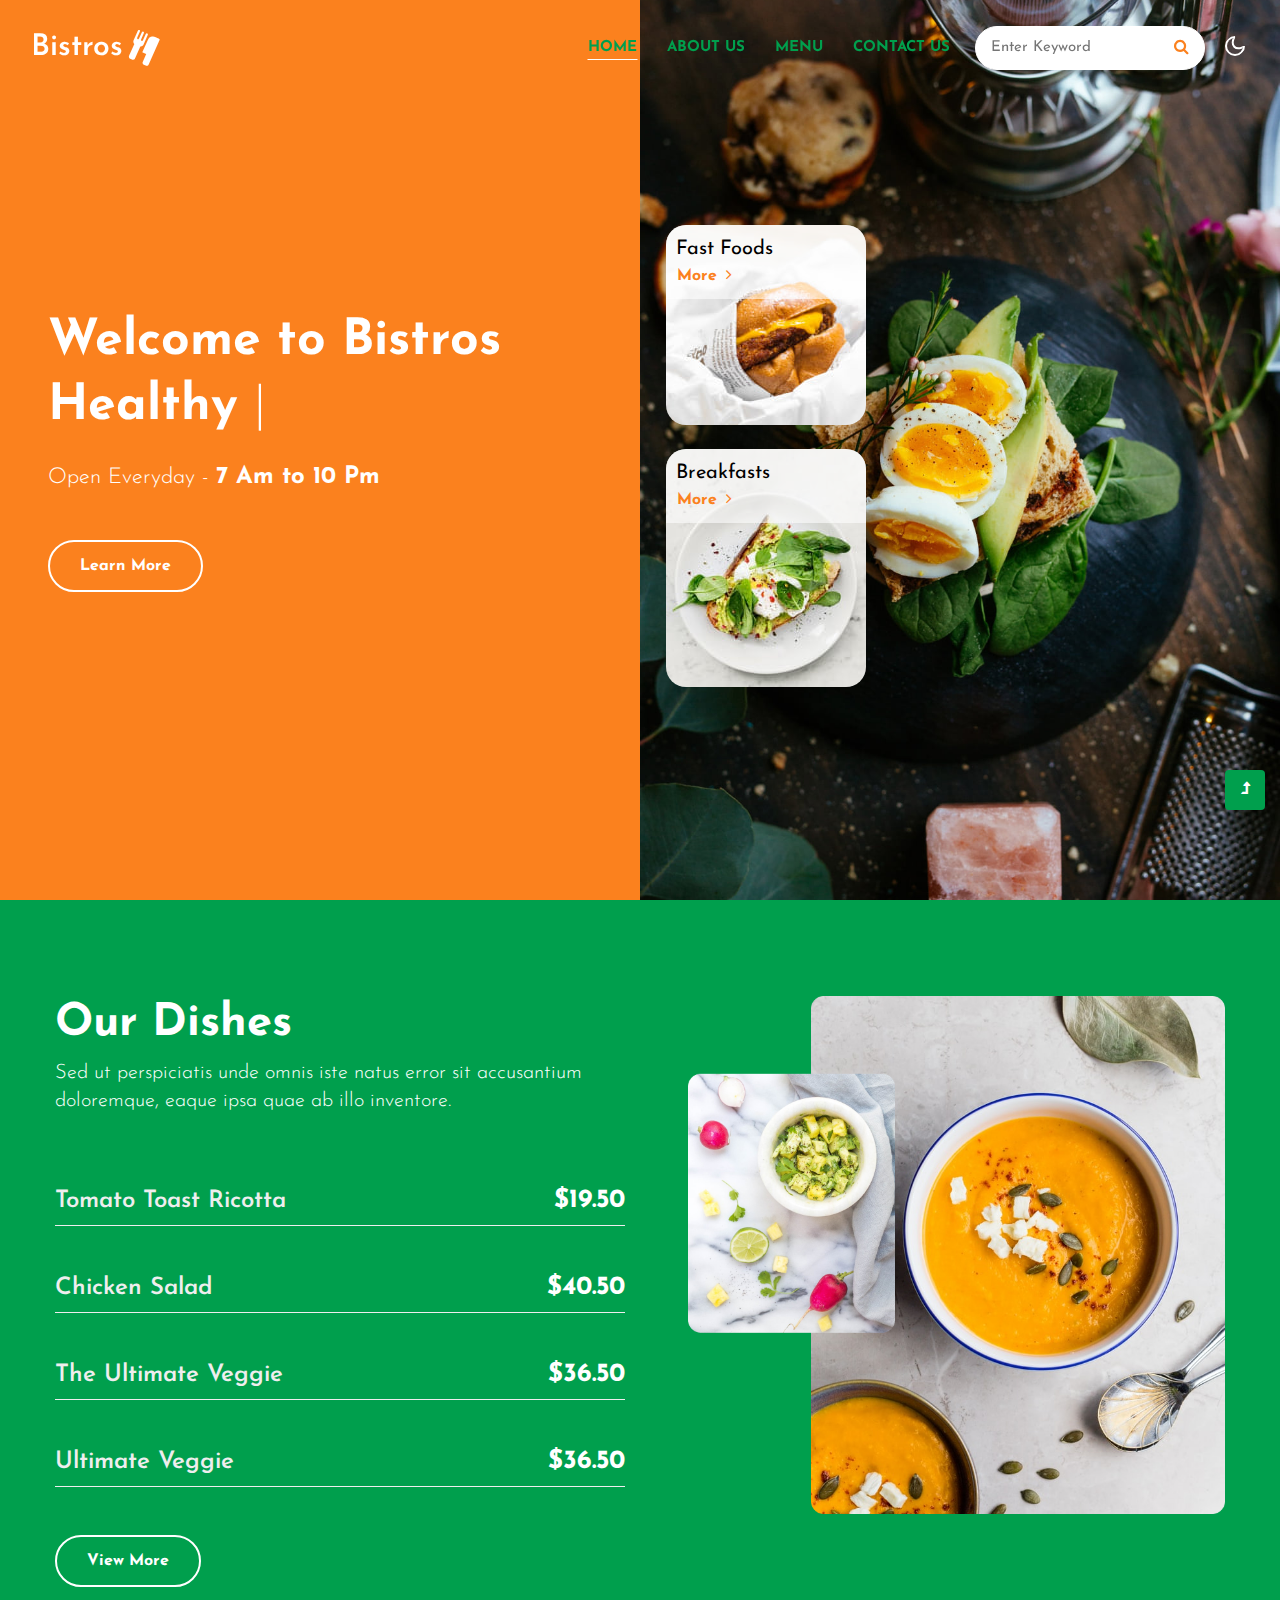
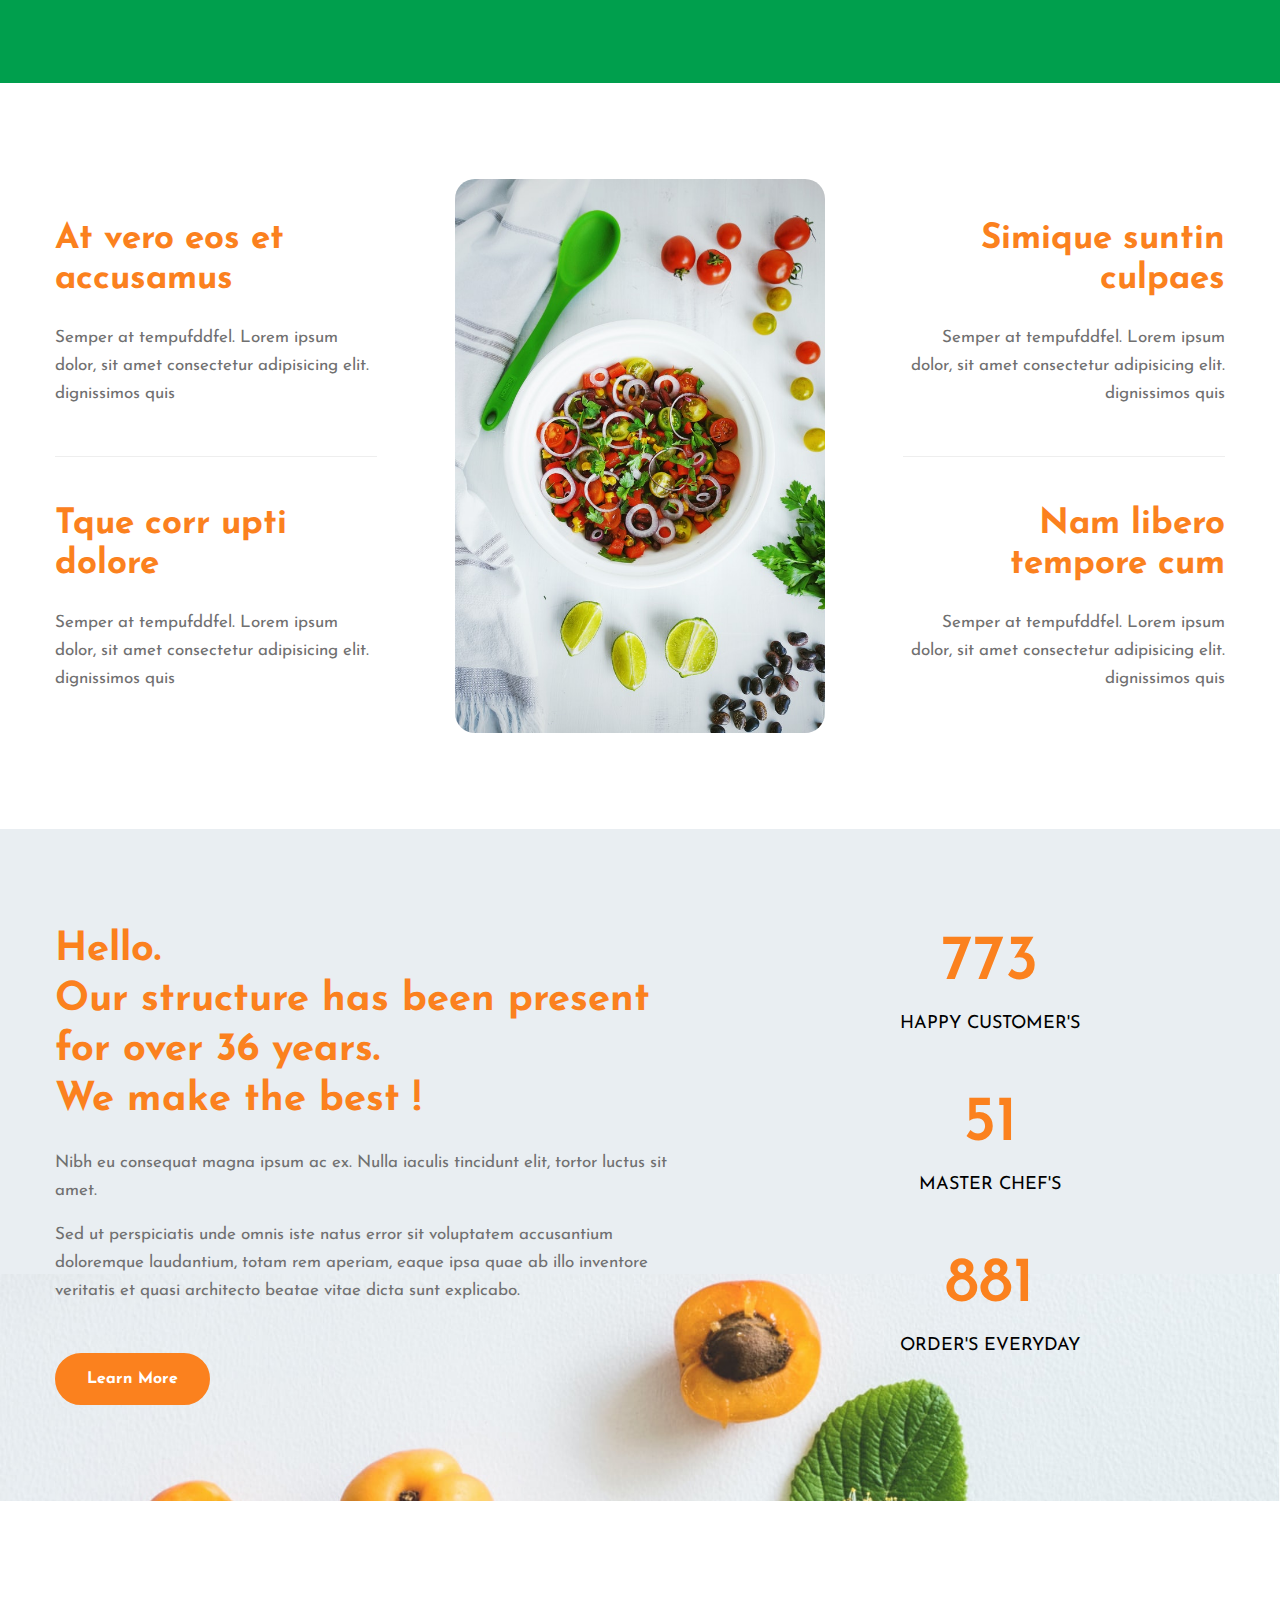
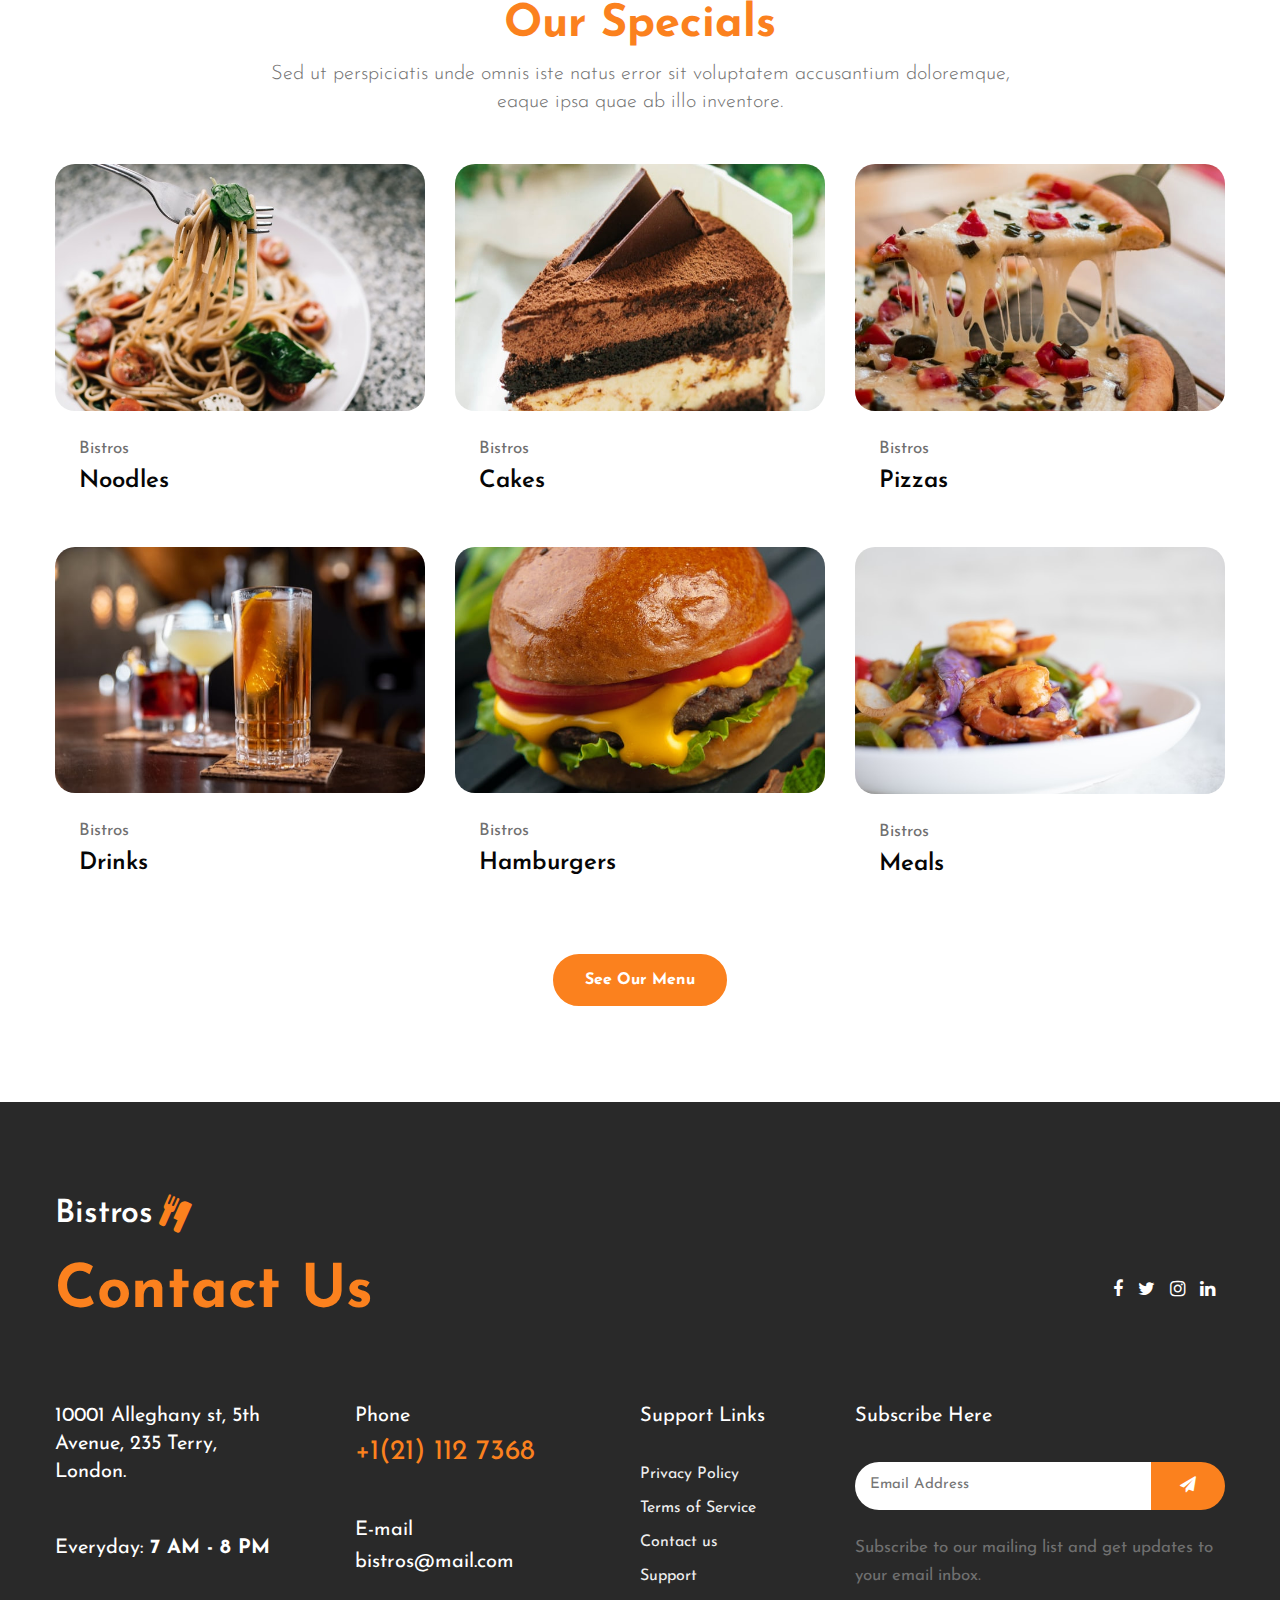
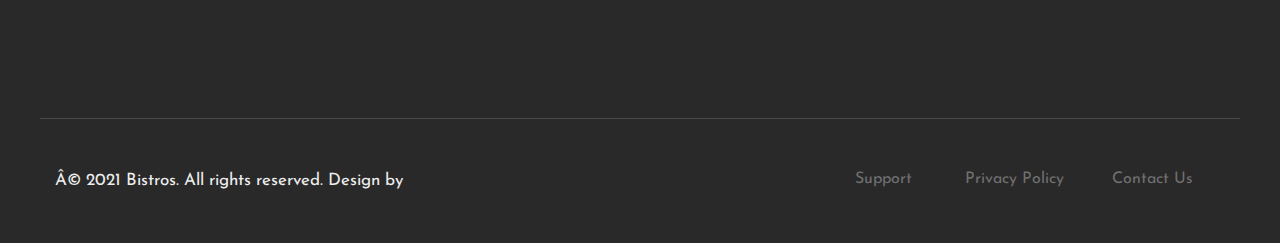
<file: index.html>
<!doctype html>
<html lang="en">

<head>
    <!-- Required meta tags -->
    <meta charset="utf-8">
    <meta name="viewport" content="width=device-width, initial-scale=1, shrink-to-fit=no">
    <title>Burger - Restaurants Category Responsive Website Template - Home :   </title>
    <!-- google-fonts -->
    <link href="//fonts.googleapis.com/css2?family=Josefin+Sans:wght@100;200;300;400;500;600;700&display=swap"
        rel="stylesheet">
    <!-- //google-fonts -->
    <!-- Template CSS Style link -->
    <link rel="stylesheet" href="assets/css/style-starter.css">
</head>

<body>
    <!--header-->
    <header id="site-header" class="fixed-top">
        <div class="container-fluid">
            <nav class="navbar navbar-expand-lg stroke">
                <h1>
                    <a class="navbar-brand d-flex align-items-center" href="index.html">
                        Bistros <i class="fa fa-cutlery ml-2" aria-hidden="true"></i></a>
                </h1>
                <!-- if logo is image enable this   
    <a class="navbar-brand" href="#index.html">
        <img src="image-path" alt="Your logo" title="Your logo" style="height:35px;" />
    </a> -->
                <button class="navbar-toggler  collapsed bg-gradient" type="button" data-toggle="collapse"
                    data-target="#navbarTogglerDemo02" aria-controls="navbarTogglerDemo02" aria-expanded="false"
                    aria-label="Toggle navigation">
                    <span class="navbar-toggler-icon fa icon-expand fa-bars"></span>
                    <span class="navbar-toggler-icon fa icon-close fa-times"></span>
                </button>

                <div class="collapse navbar-collapse" id="navbarTogglerDemo02">
                    <ul class="navbar-nav ml-lg-auto">
                        <li class="nav-item active">
                            <a class="nav-link" href="index.html">Home <span class="sr-only">(current)</span></a>
                        </li>
                        <li class="nav-item">
                            <a class="nav-link" href="about.html">About Us</a>
                        </li>
                        <li class="nav-item">
                            <a class="nav-link" href="menu.html">Menu</a>
                        </li>
                        <li class="nav-item">
                            <a class="nav-link" href="contact.html">Contact Us</a>
                        </li>
                        <!-- search button -->
                        <div class="search-right">
                            <form action="#search" method="GET" class="search-box position-relative">
                                <div class="input-search">
                                    <input type="search" placeholder="Enter Keyword" name="search" required="required"
                                        autofocus="" class="search-popup">
                                </div>
                                <button type="submit" class="btn search-btn"><i class="fa fa-search"
                                        aria-hidden="true"></i></button>
                            </form>
                        </div>
                        <!-- //search button -->
                    </ul>
                </div>
                <!-- toggle switch for light and dark theme -->
                <div class="cont-ser-position">
                    <nav class="navigation">
                        <div class="theme-switch-wrapper">
                            <label class="theme-switch" for="checkbox">
                                <input type="checkbox" id="checkbox">
                                <div class="mode-container">
                                    <i class="gg-sun"></i>
                                    <i class="gg-moon"></i>
                                </div>
                            </label>
                        </div>
                    </nav>
                </div>
                <!-- //toggle switch for light and dark theme -->
            </nav>
        </div>
    </header>
    <!--//header-->
    
    <!-- banner section -->
    <section class="w3l-banner">
        <div class="container-fluid">
            <div class="row">
                <div class="col-md-6 banner-left d-flex align-items-center pl-lg-5">
                    <div>
                        <h3 class="text-white mb-4">Welcome to Bistros <br>
                            Healthy <span class="type-js"><span class="text-js">Fresh Meals!</span></span></h3>
                        <p class="banner-text text-white">Open Everyday - <span>7 Am to 10 Pm</span>
                        </p>
                        <a class="btn btn-style-white btn-style-border mt-5" href="about.html">Learn More</a>
                    </div>
                </div>
                <div class="col-md-6 banner-right">
                    <div class="small-images">
                        <div class="ban-grid position-relative">
                            <img src="assets/images/ban4.jpg" class="img-responsive" alt="" />
                            <div class="img-ban-sec">
                                <h5>Fast Foods</h5>
                                <a href="menu.html" class="btn p-0">More <i class="fa fa-angle-right ml-1"
                                        aria-hidden="true"></i></a>
                            </div>
                        </div>
                        <div class="ban-grid position-relative mt-4">
                            <img src="assets/images/ban2.jpg" class="img-responsive" alt="" />
                            <div class="img-ban-sec">
                                <h5>Breakfasts</h5>
                                <a href="menu.html" class="btn p-0">More <i class="fa fa-angle-right ml-1"
                                        aria-hidden="true"></i></a>
                            </div>
                        </div>
                    </div>
                </div>
            </div>
        </div>
    </section>
    <!-- //banner section -->
   
    <!-- dishes section -->
    <section class="w3l-recipes py-5" id="menu">
        <div class="container py-md-5 py-4">
            <div class="row">
                <div class="col-lg-6 recipe-left mb-md-0 mb-5">
                    <div class="section-heading mb-sm-5 mb-4">
                        <h3 class="title-style mb-2 text-white">Our Dishes</h3>
                        <p class="lead text-white">
                            Sed ut perspiciatis unde omnis iste natus error sit accusantium doloremque,
                            eaque ipsa quae ab illo inventore.
                        </p>
                    </div>
                    <div class="menu-sec mt-5 pt-md-4">
                        <div class="row border-dot no-gutters">
                            <div class="col-8 menu-item-name-home">
                                <h6>Tomato Toast Ricotta</h6>
                            </div>
                            <div class="col-4 menu-item-price-home text-right">
                                <h6>$19.50</h6>
                            </div>
                        </div>
                    </div>
                    <div class="menu-sec mt-sm-5 mt-4">
                        <div class="row border-dot no-gutters">
                            <div class="col-8 menu-item-name-home">
                                <h6>Chicken Salad</h6>
                            </div>
                            <div class="col-4 menu-item-price-home text-right">
                                <h6>$40.50</h6>
                            </div>
                        </div>
                    </div>
                    <div class="menu-sec mt-sm-5 mt-4">
                        <div class="row border-dot no-gutters">
                            <div class="col-8 menu-item-name-home">
                                <h6>The Ultimate Veggie </h6>
                            </div>
                            <div class="col-4 menu-item-price-home text-right">
                                <h6>$36.50</h6>
                            </div>
                        </div>
                    </div>
                    <div class="menu-sec mt-sm-5 mt-4">
                        <div class="row border-dot no-gutters">
                            <div class="col-8 menu-item-name-home">
                                <h6> Ultimate Veggie </h6>
                            </div>
                            <div class="col-4 menu-item-price-home text-right">
                             <h6>$36.50</h6>
                            </div>
                        </div>
                    </div>

                    <a class="btn btn-style-white btn-style-border mt-5" href="about.html">View More</a>
                </div>
                <div class="col-lg-6 recipe-right pl-5">
                    <img src="assets/images/image1.png" alt="" class="img-fluid img-responsive" />
                </div>
            </div>
        </div>
    </section>
    <!-- //dishes section -->

    <!-- grids section -->
    <section class="w3l-homeblock7 py-5">
        <div class="container py-lg-5 py-md-3">
            <div class="row align-items-center">
                <div class="col-lg-4">
                    <div class="pr-5">
                        <h3 class="title-big">At vero eos et accusamus</h3>
                        <p class="mt-4">Semper at tempufddfel. Lorem ipsum dolor, sit amet consectetur adipisicing elit.
                            dignissimos quis</p>
                    </div>
                    <div class="pr-5 mt-lg-5 mt-4 sec-bor">
                        <h3 class="title-big pt-lg-5 pt-4">Tque corr upti dolore</h3>
                        <p class="mt-4">Semper at tempufddfel. Lorem ipsum dolor, sit amet consectetur adipisicing elit.
                            dignissimos quis</p>
                    </div>
                </div>
                <div class="col-lg-4 col-md-6 col-8 image-styling-sec mt-lg-0 mt-5">
                    <img src="assets/images/image2.jpg" alt="" class="img-fluid">
                </div>
                <div class="col-lg-4 col-md-6 mt-lg-0 mt-5 text-lg-right">
                    <div class="pl-lg-5">
                        <h3 class="title-big">Simique suntin culpaes</h3>
                        <p class="mt-4">Semper at tempufddfel. Lorem ipsum dolor, sit amet consectetur adipisicing elit.
                            dignissimos quis</p>
                    </div>
                    <div class="pl-lg-5 mt-lg-5 mt-4 sec-bor">
                        <h3 class="title-big pt-lg-5 pt-4">Nam libero tempore cum</h3>
                        <p class="mt-4">Semper at tempufddfel. Lorem ipsum dolor, sit amet consectetur adipisicing elit.
                            dignissimos quis</p>
                    </div>
                </div>
            </div>
        </div>
    </section>
    <!-- //grids section -->

    <!-- stats section -->
    <section class="w3-bottom-stats py-5">
        <div class="container py-md-5 py-4">
            <div class="row">
                <div class="col-md-7 pr-lg-5">
                    <h5 class="text-new mb-4">Hello. <br>Our structure has been present for over 36 years. <br>We
                        make
                        the best !
                    </h5>
                    <p class="mb-3">Nibh eu consequat magna ipsum ac ex. Nulla iaculis
                        tincidunt elit, tortor luctus sit amet.
                    </p>
                    <p>Sed ut perspiciatis unde omnis iste natus error sit voluptatem accusantium doloremque
                        laudantium, totam rem aperiam, eaque ipsa quae ab illo inventore veritatis et quasi
                        architecto beatae vitae dicta sunt explicabo.</p>
                    <a href="about.html" class="btn btn-style-white btn-style-primary mt-lg-5 mt-4">Learn More</a>
                </div>
                <div class="col-md-5 mt-md-0 mt-5">
                    <div class="counter text-center">
                        <div class="timer count-title count-number" data-to="6370" data-speed="1500"></div>
                        <p class="count-text mt-2">happy customer's</p>
                    </div>
                    <div class="counter text-center mt-5">
                        <div class="timer count-title count-number" data-to="421" data-speed="1500"></div>
                        <p class="count-text mt-2">master chef's</p>
                    </div>
                    <div class="counter text-center mt-5">
                        <div class="timer count-title count-number" data-to="7300" data-speed="1500"></div>
                        <p class="count-text mt-2">Order's Everyday</p>
                    </div>
                </div>
            </div>
        </div>
    </section>
    <!-- //stats section -->
<!-- specials section -->
<section class="w3l-portfolio-8 py-5">
    <div class="portfolio-main py-md-5 py-4">
        <div class="container">
            <div class="row justify-content-center text-center">
                <div class="col-md-8">
                    <div class="section-heading mb-sm-5 mb-4">
                        <h3 class="title-style mb-2">Our Specials</h3>
                        <p class="lead">
                            Sed ut perspiciatis unde omnis iste natus error sit voluptatem accusantium doloremque,
                            eaque ipsa quae ab illo inventore.
                        </p>
                    </div>
                </div>
            </div>
            <div class="row galler-top">
                <div class="col-md-4 col-sm-6 protfolio-item hover14">
                    <a href="menu.html#noodles" data-lightbox="example-set" data-title="Branding Design">
                        <figure>
                            <img src="assets/images/g1.jpg" alt="product" class="img-fluid">
                            <div class="p-4">
                                <p>Bistros</p>
                                <a href="menu.html#noodles" class="mb-5 img-title">Noodles</a>

                            </div>
                        </figure>
                    </a>
                </div>
                <div class="col-md-4 col-sm-6 protfolio-item hover14 mt-sm-0 mt-4">
                    <a data-lightbox="example-set" data-title="Gradient Website Development">
                        <figure>
                            <img src="assets/images/g2.jpg" alt="product" class="img-fluid">
                            <div class="p-4">
                                <p>Bistros</p>
                                <a href="menu.html#Cakes" class="mb-5 img-title">Cakes</a>
                            </div>
                        </figure>
                    </a>
                </div>
                <div class="col-md-4 col-sm-6 protfolio-item hover14 mt-md-0 mt-4">
                    <a  data-lightbox="example-set" data-title="Design and Development">
                        <figure>
                            <img src="assets/images/g3.jpg" alt="product" class="img-fluid">
                            <div class="p-4">
                                <p>Bistros</p>
                                <a href="menu.html#pizza" class="mb-5 img-title">Pizzas</a>
                            </div>
                        </figure>
                    </a>
                </div>
                <div class="col-md-4 col-sm-6 protfolio-item hover14 mt-4">
                    <a href="menu.html#monada" data-lightbox="example-set" data-title="Magazine Content Writing">
                        <figure>
                            <img src="assets/images/g4.jpg" alt="product" class="img-fluid">
                            <div class="p-4">
                                <p>Bistros</p>
                                <a href="menu.html#monada" class="mb-5 img-title">Drinks</a>
                            </div>
                        </figure>
                    </a>
                </div>
                <div class="col-md-4 col-sm-6 protfolio-item hover14 mt-4">
                    <a href="menu.html" data-lightbox="example-set" data-title="Magazine Content Writing">
                        <figure>
                            <img src="assets/images/g5.jpg" alt="product" class="img-fluid">
                            <div class="p-4">
                                <p>Bistros</p>
                                <a href="menu.html#Hamburgers" class="mb-5 img-title">Hamburgers</a>
                            </div>
                        </figure>
                    </a>
                </div>
                <div class="col-md-4 col-sm-6 protfolio-item hover14 mt-4">
                    <a href="menu.html" data-lightbox="example-set" data-title="Magazine Content Writing">
                        <figure>
                            <img src="assets/images/g6.jpg" alt="product" class="img-fluid">
                            <div class="p-4">
                                <p>Bistros</p>
                                <a href="menu.html#Meals" class="mb-5 img-title">Meals</a>
                            </div>
                        </figure>
                    </a>
                </div>
            </div>
            <div class="text-center">
                <a href="menu.html" class="btn btn-style-white btn-style-primary mt-lg-5 mt-2">See Our Menu</a>
            </div>
        </div>
    </div>
</section>
<!-- //specials section -->

 <!-- footer -->
 <footer class="w3l-footer-29-main"  id="contact">
    <div class="footer-29-w3l py-5">
        <div class="container pt-md-5 pt-4">
            <div class="w3l-footer-texthny-inf">
                <h2>
                    <a class="d-flex align-items-center logo-2" href="index.html">
                        Bistros <i class="fa fa-cutlery ml-2" aria-hidden="true"></i></a>
                </h2>
                <div class="footer-list-cont d-flex align-items-center justify-content-between mt-md-5 mt-4 mb-5">
                    <h6 class="foot-sub-title">Contact Us</h6>

                    <div class="main-social-footer-29">
                        <a href="#facebook" class="facebook"><span class="fa fa-facebook"></span></a>
                        <a href="#twitter" class="twitter"><span class="fa fa-twitter"></span></a>
                        <a href="#instagram" class="instagram"><span class="fa fa-instagram"></span></a>
                        <a href="#linkedin" class="linkedin"><span class="fa fa-linkedin"></span></a>
                    </div>
                </div>
            </div>
            <div class="row footer-top-29 mt-lg-5 mt-md-4 pt-md-5">
                <div class="col-lg-3 col-sm-6">
                    <div class="address-grid">
                        <h5>10001 Alleghany st, 5th Avenue, 235 Terry, <br> London.</h5>
                        <h5 class="mt-sm-5 mt-4">Everyday: <span> 7 AM - 8 PM</span></h5>
                    </div>
                </div>
                <div class="col-lg-3 col-sm-6 mt-sm-0 mt-4">
                    <div class="address-grid">
                        <h5>Phone</h5>
                        <h5 class="phone-number-text mt-2"><a href="tel:+1(21) 234 4567">+1(21) 112 7368</a></h5>
                    </div>
                    <div class="address-grid mt-sm-5 mt-4">
                        <h5>E-mail</h5>
                        <h5 class="email-cont-text mt-1"> <a href="mailto:bistros@mail.com"
                                class="mail">bistros@mail.com</a></h5>
                    </div>
                </div>
                <div class="col-lg-2 col-md-6 col-sm-5 footer-list-menu pl-lg-0 mt-lg-0 mt-sm-5 mt-4">
                    <div class="address-grid">
                        <h5 class="mb-4 pb-lg-2">Support Links</h5>
                        <ul>
                            <li><a href="#privacy">Privacy Policy</a></li>
                            <li><a href="#terms"> Terms of Service</a></li>
                            <li><a href="contact.html">Contact us</a></li>
                            <li><a href="#support"> Support</a></li>
                        </ul>
                    </div>
                </div>
                <div class="address-grid col-lg-4 col-md-6 col-sm-7 mt-lg-0 mt-sm-5 mt-4 w3l-footer-16-main">
                    <h5>Subscribe Here</h5>
                    <form action="#" class="subscribe d-flex mt-4 pt-lg-2 mb-4" method="post">
                        <input type="email" name="email" placeholder="Email Address" required="">
                        <button><span class="fa fa-paper-plane" aria-hidden="true"></span></button>
                    </form>
                    <p>Subscribe to our mailing list and get updates to your email inbox.</p>
                </div>
            </div>
            <!-- copyright -->
            <div class="w3l-copyright mt-lg-5 mt-sm-4 pt-md-4 pt-3">
                <div class="row bottom-copies pt-md-5 pt-4 mt-md-5 mt-4">
                    <p class="col-lg-8 copy-footer-29">Â© 2021 Bistros. All rights reserved. Design by <a
                            href="https://  .com/" target="_blank">
                              </a></p>

                    <div class="col-lg-4 footer-list-29 mt-lg-0 mt-md-4 mt-2">
                        <ul class="d-flex text-lg-right">
                            <li><a href="#support"> Support</a></li>
                            <li class="mx-lg-5 mx-md-4 mx-3"><a href="#privacy">Privacy Policy</a>
                            </li>
                            <li><a href="contact.html">Contact Us</a></li>
                        </ul>
                    </div>
                </div>
            </div>
        </div>
    </div>
</footer>
<!-- //footer -->

    <!-- Js scripts -->
    <!-- move top -->
    <button onclick="topFunction()" id="movetop" title="Go to top">
        <span class="fa fa-level-up" aria-hidden="true"></span>
    </button>
    <script>
        // When the user scrolls down 20px from the top of the document, show the button
        window.onscroll = function () {
            scrollFunction()
        };

        function scrollFunction() {
            if (document.body.scrollTop > 20 || document.documentElement.scrollTop > 20) {
                document.getElementById("movetop").style.display = "block";
            } else {
                document.getElementById("movetop").style.display = "none";
            }
        }

        // When the user clicks on the button, scroll to the top of the document
        function topFunction() {
            document.body.scrollTop = 0;
            document.documentElement.scrollTop = 0;
        }
    </script>
    <!-- //move top -->

    <!-- common jquery plugin -->
    <script src="assets/js/jquery-3.3.1.min.js"></script>
    <!-- //common jquery plugin -->

    <!-- counter for stats -->
    <script src="assets/js/counter.js"></script>
    <!-- //counter for stats -->

    <!-- theme switch js (light and dark)-->
    <script src="assets/js/theme-change.js"></script>
    <script>
        function autoType(elementClass, typingSpeed) {
            var thhis = $(elementClass);
            thhis.css({
                "position": "relative",
                "display": "inline-block"
            });
            thhis.prepend('<div class="cursor" style="right: initial; left:0;"></div>');
            thhis = thhis.find(".text-js");
            var text = thhis.text().trim().split('');
            var amntOfChars = text.length;
            var newString = "";
            thhis.text("|");
            setTimeout(function () {
                thhis.css("opacity", 1);
                thhis.prev().removeAttr("style");
                thhis.text("");
                for (var i = 0; i < amntOfChars; i++) {
                    (function (i, char) {
                        setTimeout(function () {
                            newString += char;
                            thhis.text(newString);
                        }, i * typingSpeed);
                    })(i + 1, text[i]);
                }
            }, 1500);
        }

        $(document).ready(function () {
            // Now to start autoTyping just call the autoType function with the 
            // class of outer div
            // The second paramter is the speed between each letter is typed.   
            autoType(".type-js", 200);
        });
    </script>
    <!-- //theme switch js (light and dark)-->

    <!-- MENU-JS -->
    <script>
        $(window).on("scroll", function () {
            var scroll = $(window).scrollTop();

            if (scroll >= 80) {
                $("#site-header").addClass("nav-fixed");
            } else {
                $("#site-header").removeClass("nav-fixed");
            }
        });

        //Main navigation Active Class Add Remove
        $(".navbar-toggler").on("click", function () {
            $("header").toggleClass("active");
        });
        $(document).on("ready", function () {
            if ($(window).width() > 991) {
                $("header").removeClass("active");
            }
            $(window).on("resize", function () {
                if ($(window).width() > 991) {
                    $("header").removeClass("active");
                }
            });
        });
    </script>
    <!-- //MENU-JS -->

    <!-- disable body scroll which navbar is in active -->
    <script>
        $(function () {
            $('.navbar-toggler').click(function () {
                $('body').toggleClass('noscroll');
            })
        });
    </script>
    <!-- //disable body scroll which navbar is in active -->

    <!--bootstrap-->
    <script src="assets/js/bootstrap.min.js"></script>
    <!-- //bootstrap-->
    <!-- //Js scripts -->
</body>

</html>
</file>
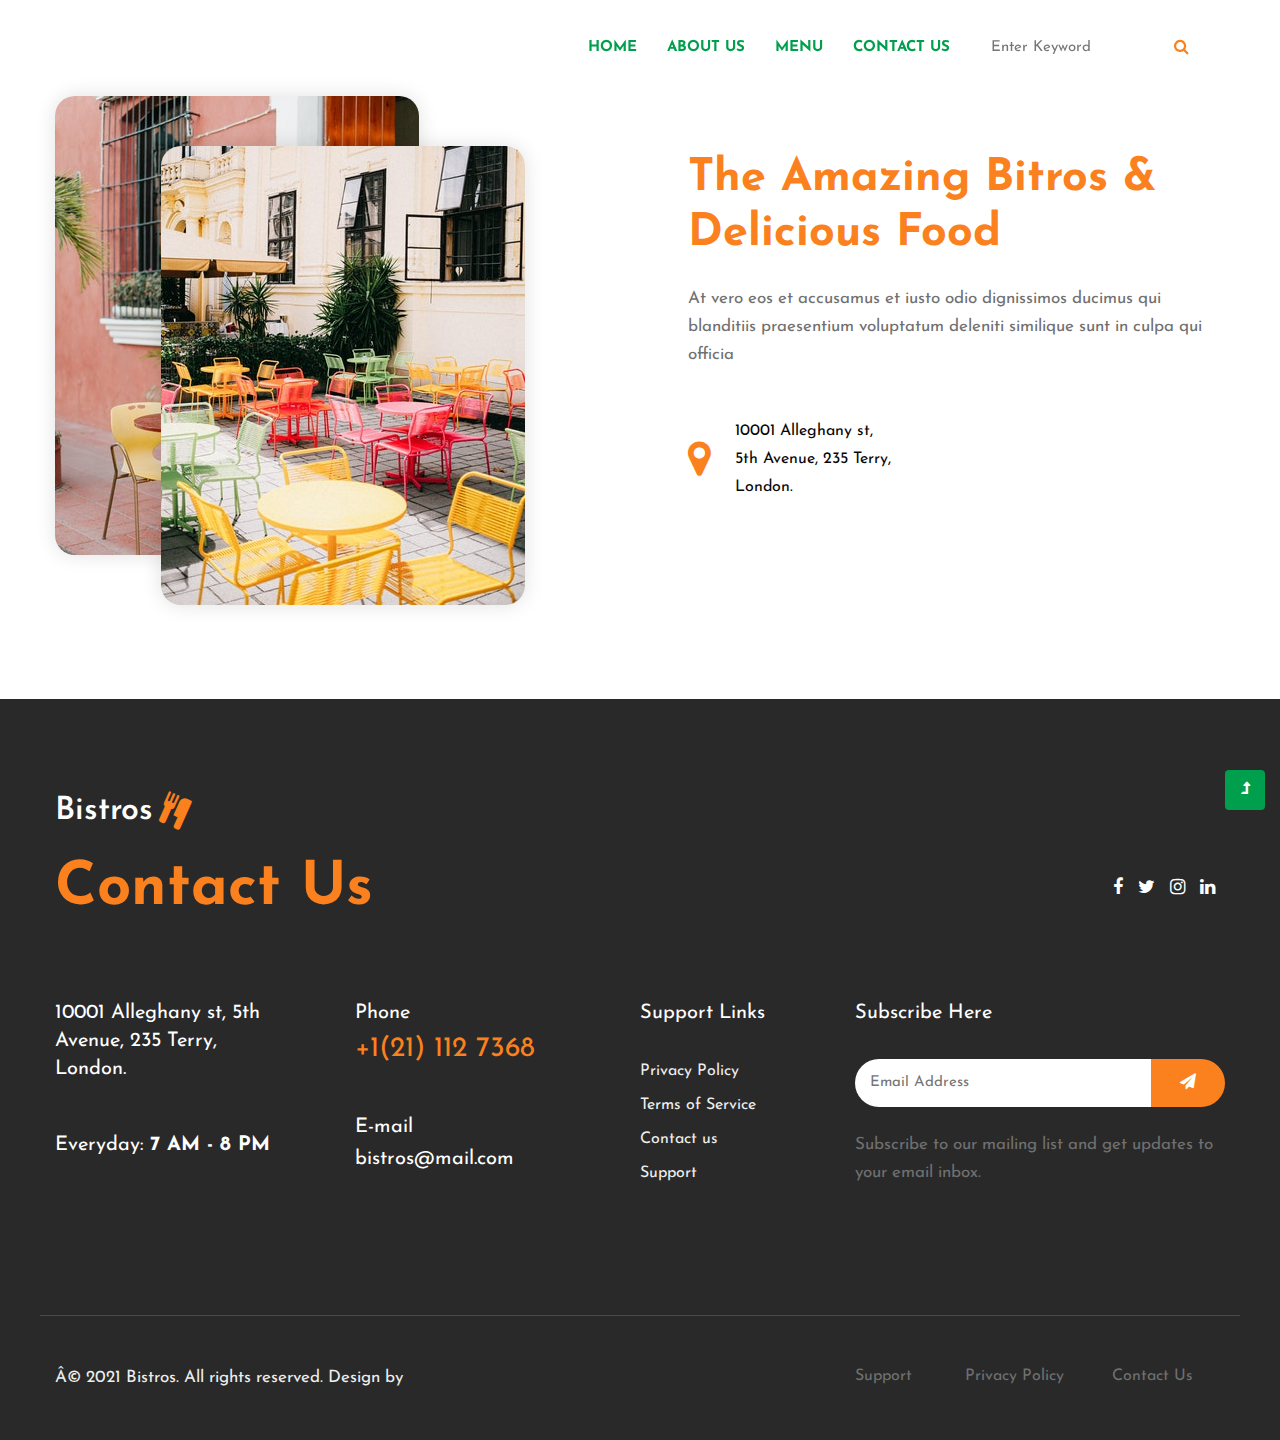
<file: about.html>
<!doctype html>
<html lang="en">

<head>
    <!-- Required meta tags -->
    <meta charset="utf-8">
    <meta name="viewport" content="width=device-width, initial-scale=1, shrink-to-fit=no">
    <title>Burger - Restaurants Category Responsive Website Template - Home :   </title>
    <!-- google-fonts -->
    <link href="//fonts.googleapis.com/css2?family=Josefin+Sans:wght@100;200;300;400;500;600;700&display=swap"
        rel="stylesheet">
    <!-- //google-fonts -->
    <!-- Template CSS Style link -->
    <link rel="stylesheet" href="assets/css/style-starter.css">
</head>

<body>
    <!--header-->
    <header id="site-header" class="fixed-top">
        <div class="container-fluid">
            <nav class="navbar navbar-expand-lg stroke">
                <h1>
                    <a class="navbar-brand d-flex align-items-center" href="index.html">
                        Bistros <i class="fa fa-cutlery ml-2" aria-hidden="true"></i></a>
                </h1>
                <!-- if logo is image enable this   
    <a class="navbar-brand" href="#index.html">
        <img src="image-path" alt="Your logo" title="Your logo" style="height:35px;" />
    </a> -->
                <button class="navbar-toggler  collapsed bg-gradient" type="button" data-toggle="collapse"
                    data-target="#navbarTogglerDemo02" aria-controls="navbarTogglerDemo02" aria-expanded="false"
                    aria-label="Toggle navigation">
                    <span class="navbar-toggler-icon fa icon-expand fa-bars"></span>
                    <span class="navbar-toggler-icon fa icon-close fa-times"></span>
                </button>

                <div class="collapse navbar-collapse" id="navbarTogglerDemo02">
                    <ul class="navbar-nav ml-lg-auto">
                        <li class="nav-item  ">
                            <a class="nav-link" href="index.html">Home <span class="sr-only">(current)</span></a>
                        </li>
                        <li class="nav-item active">
                            <a class="nav-link" href="index.html#about">About Us</a>
                        </li>
                        <li class="nav-item">
                            <a class="nav-link" href="index.html#menu">Menu</a>
                        </li>
                        <li class="nav-item ">
                            <a class="nav-link" href="index.html#contact">Contact Us</a>
                        </li>
                        <!-- search button -->
                        <div class="search-right">
                            <form action="#search" method="GET" class="search-box position-relative">
                                <div class="input-search">
                                    <input type="search" placeholder="Enter Keyword" name="search" required="required"
                                        autofocus="" class="search-popup">
                                </div>
                                <button type="submit" class="btn search-btn"><i class="fa fa-search"
                                        aria-hidden="true"></i></button>
                            </form>
                        </div>
                        <!-- //search button -->
                    </ul>
                </div>
                <!-- toggle switch for light and dark theme -->
                <div class="cont-ser-position">
                    <nav class="navigation">
                        <div class="theme-switch-wrapper">
                            <label class="theme-switch" for="checkbox">
                                <input type="checkbox" id="checkbox">
                                <div class="mode-container">
                                    <i class="gg-sun"></i>
                                    <i class="gg-moon"></i>
                                </div>
                            </label>
                        </div>
                    </nav>
                </div>
                <!-- //toggle switch for light and dark theme -->
            </nav>
        </div>
    </header>
    <!--//header-->
  

    <!-- about section -->
    <section class="w3l-about-2 py-5" id="about">
        <div class="container py-md-5 py-4">
            <div class="row justify-content-between align-items-center pb-lg-5">
                <div class="col-lg-6 about-2-secs-right mb-lg-0 mb-5">
                    <div class="image-box inverse position-relative">
                        <div class="image-box__static">
                            <img src="assets/images/about2.jpg" alt="" width="364" height="459">
                        </div>
                        <div class="image-box__float">
                            <img src="assets/images/about1.jpg" alt="" width="364" height="459">
                        </div>
                    </div>
                </div>
                <div class="col-lg-6 about-2-secs-left pl-lg-5 mt-lg-0 mt-5">
                    <h3 class="title-style mb-3">The Amazing Bitros & <br>Delicious Food</h3>
                    <p class="mt-4">At vero eos et accusamus et iusto odio dignissimos ducimus qui blanditiis
                        praesentium voluptatum
                        deleniti similique sunt in culpa qui officia</p>
                    <div class="address-sec d-flex align-items-center mt-5">
                        <i class="fa fa-map-marker mr-4" aria-hidden="true"></i>
                        <h6>10001 Alleghany st, <br>5th Avenue, 235 Terry, <br>London.</h6>
                    </div>
                </div>
            </div>
        </div>
    </section>
    <!-- //about section -->
    
 <!-- footer -->
 <footer class="w3l-footer-29-main"  id="contact">
    <div class="footer-29-w3l py-5">
        <div class="container pt-md-5 pt-4">
            <div class="w3l-footer-texthny-inf">
                <h2>
                    <a class="d-flex align-items-center logo-2" href="index.html">
                        Bistros <i class="fa fa-cutlery ml-2" aria-hidden="true"></i></a>
                </h2>
                <div class="footer-list-cont d-flex align-items-center justify-content-between mt-md-5 mt-4 mb-5">
                    <h6 class="foot-sub-title">Contact Us</h6>

                    <div class="main-social-footer-29">
                        <a href="#facebook" class="facebook"><span class="fa fa-facebook"></span></a>
                        <a href="#twitter" class="twitter"><span class="fa fa-twitter"></span></a>
                        <a href="#instagram" class="instagram"><span class="fa fa-instagram"></span></a>
                        <a href="#linkedin" class="linkedin"><span class="fa fa-linkedin"></span></a>
                    </div>
                </div>
            </div>
            <div class="row footer-top-29 mt-lg-5 mt-md-4 pt-md-5">
                <div class="col-lg-3 col-sm-6">
                    <div class="address-grid">
                        <h5>10001 Alleghany st, 5th Avenue, 235 Terry, <br> London.</h5>
                        <h5 class="mt-sm-5 mt-4">Everyday: <span> 7 AM - 8 PM</span></h5>
                    </div>
                </div>
                <div class="col-lg-3 col-sm-6 mt-sm-0 mt-4">
                    <div class="address-grid">
                        <h5>Phone</h5>
                        <h5 class="phone-number-text mt-2"><a href="tel:+1(21) 234 4567">+1(21) 112 7368</a></h5>
                    </div>
                    <div class="address-grid mt-sm-5 mt-4">
                        <h5>E-mail</h5>
                        <h5 class="email-cont-text mt-1"> <a href="mailto:bistros@mail.com"
                                class="mail">bistros@mail.com</a></h5>
                    </div>
                </div>
                <div class="col-lg-2 col-md-6 col-sm-5 footer-list-menu pl-lg-0 mt-lg-0 mt-sm-5 mt-4">
                    <div class="address-grid">
                        <h5 class="mb-4 pb-lg-2">Support Links</h5>
                        <ul>
                            <li><a href="#privacy">Privacy Policy</a></li>
                            <li><a href="#terms"> Terms of Service</a></li>
                            <li><a href="contact.html">Contact us</a></li>
                            <li><a href="#support"> Support</a></li>
                        </ul>
                    </div>
                </div>
                <div class="address-grid col-lg-4 col-md-6 col-sm-7 mt-lg-0 mt-sm-5 mt-4 w3l-footer-16-main">
                    <h5>Subscribe Here</h5>
                    <form action="#" class="subscribe d-flex mt-4 pt-lg-2 mb-4" method="post">
                        <input type="email" name="email" placeholder="Email Address" required="">
                        <button><span class="fa fa-paper-plane" aria-hidden="true"></span></button>
                    </form>
                    <p>Subscribe to our mailing list and get updates to your email inbox.</p>
                </div>
            </div>
            <!-- copyright -->
            <div class="w3l-copyright mt-lg-5 mt-sm-4 pt-md-4 pt-3">
                <div class="row bottom-copies pt-md-5 pt-4 mt-md-5 mt-4">
                    <p class="col-lg-8 copy-footer-29">Â© 2021 Bistros. All rights reserved. Design by <a
                            href="https://  .com/" target="_blank">
                              </a></p>

                    <div class="col-lg-4 footer-list-29 mt-lg-0 mt-md-4 mt-2">
                        <ul class="d-flex text-lg-right">
                            <li><a href="#support"> Support</a></li>
                            <li class="mx-lg-5 mx-md-4 mx-3"><a href="#privacy">Privacy Policy</a>
                            </li>
                            <li><a href="contact.html">Contact Us</a></li>
                        </ul>
                    </div>
                </div>
            </div>
        </div>
    </div>
</footer>
<!-- //footer -->

    <!-- Js scripts -->
    <!-- move top -->
    <button onclick="topFunction()" id="movetop" title="Go to top">
        <span class="fa fa-level-up" aria-hidden="true"></span>
    </button>
    <script>
        // When the user scrolls down 20px from the top of the document, show the button
        window.onscroll = function () {
            scrollFunction()
        };

        function scrollFunction() {
            if (document.body.scrollTop > 20 || document.documentElement.scrollTop > 20) {
                document.getElementById("movetop").style.display = "block";
            } else {
                document.getElementById("movetop").style.display = "none";
            }
        }

        // When the user clicks on the button, scroll to the top of the document
        function topFunction() {
            document.body.scrollTop = 0;
            document.documentElement.scrollTop = 0;
        }
    </script>
    <!-- //move top -->

    <!-- common jquery plugin -->
    <script src="assets/js/jquery-3.3.1.min.js"></script>
    <!-- //common jquery plugin -->

    <!-- counter for stats -->
    <script src="assets/js/counter.js"></script>
    <!-- //counter for stats -->

    <!-- theme switch js (light and dark)-->
    <script src="assets/js/theme-change.js"></script>
    <script>
        function autoType(elementClass, typingSpeed) {
            var thhis = $(elementClass);
            thhis.css({
                "position": "relative",
                "display": "inline-block"
            });
            thhis.prepend('<div class="cursor" style="right: initial; left:0;"></div>');
            thhis = thhis.find(".text-js");
            var text = thhis.text().trim().split('');
            var amntOfChars = text.length;
            var newString = "";
            thhis.text("|");
            setTimeout(function () {
                thhis.css("opacity", 1);
                thhis.prev().removeAttr("style");
                thhis.text("");
                for (var i = 0; i < amntOfChars; i++) {
                    (function (i, char) {
                        setTimeout(function () {
                            newString += char;
                            thhis.text(newString);
                        }, i * typingSpeed);
                    })(i + 1, text[i]);
                }
            }, 1500);
        }

        $(document).ready(function () {
            // Now to start autoTyping just call the autoType function with the 
            // class of outer div
            // The second paramter is the speed between each letter is typed.   
            autoType(".type-js", 200);
        });
    </script>
    <!-- //theme switch js (light and dark)-->

    <!-- MENU-JS -->
    <script>
        $(window).on("scroll", function () {
            var scroll = $(window).scrollTop();

            if (scroll >= 80) {
                $("#site-header").addClass("nav-fixed");
            } else {
                $("#site-header").removeClass("nav-fixed");
            }
        });

        //Main navigation Active Class Add Remove
        $(".navbar-toggler").on("click", function () {
            $("header").toggleClass("active");
        });
        $(document).on("ready", function () {
            if ($(window).width() > 991) {
                $("header").removeClass("active");
            }
            $(window).on("resize", function () {
                if ($(window).width() > 991) {
                    $("header").removeClass("active");
                }
            });
        });
    </script>
    <!-- //MENU-JS -->

    <!-- disable body scroll which navbar is in active -->
    <script>
        $(function () {
            $('.navbar-toggler').click(function () {
                $('body').toggleClass('noscroll');
            })
        });
    </script>
    <!-- //disable body scroll which navbar is in active -->

    <!--bootstrap-->
    <script src="assets/js/bootstrap.min.js"></script>
    <!-- //bootstrap-->
    <!-- //Js scripts -->
</body>

</html>
</file>
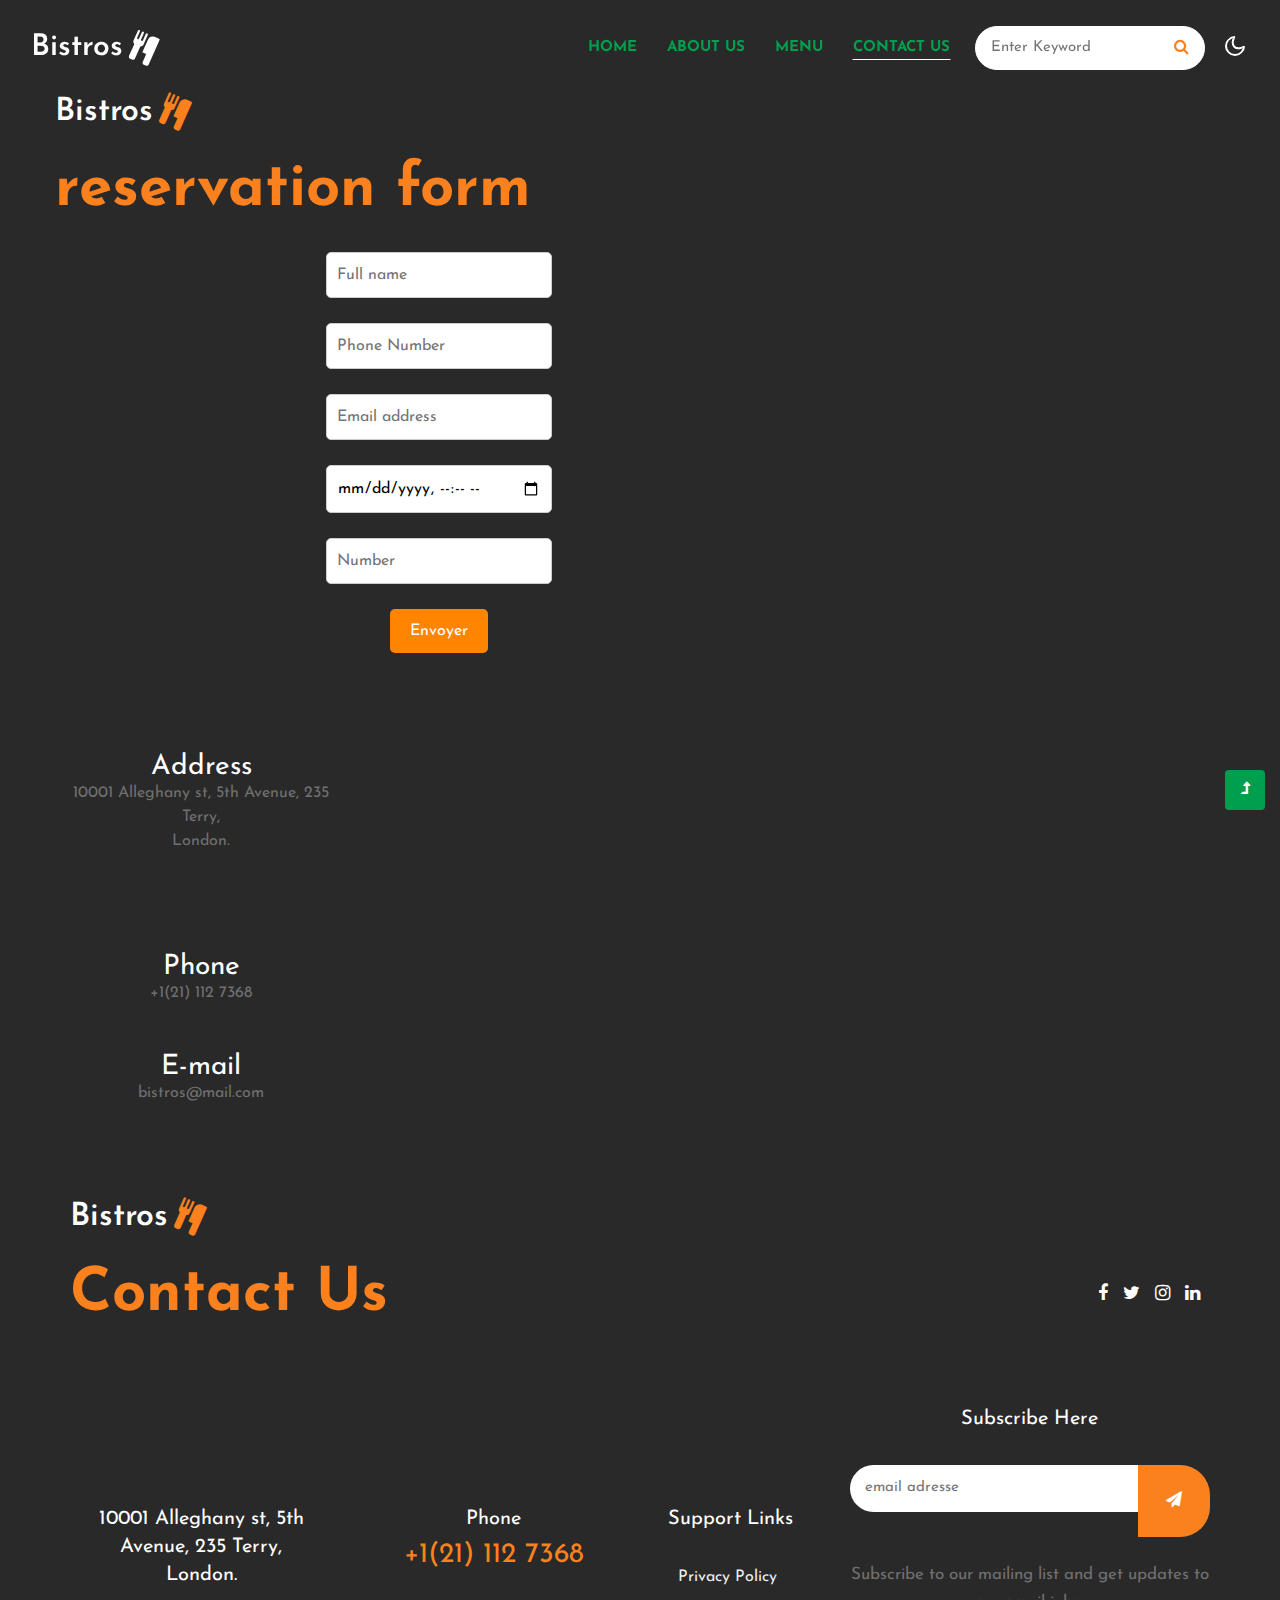
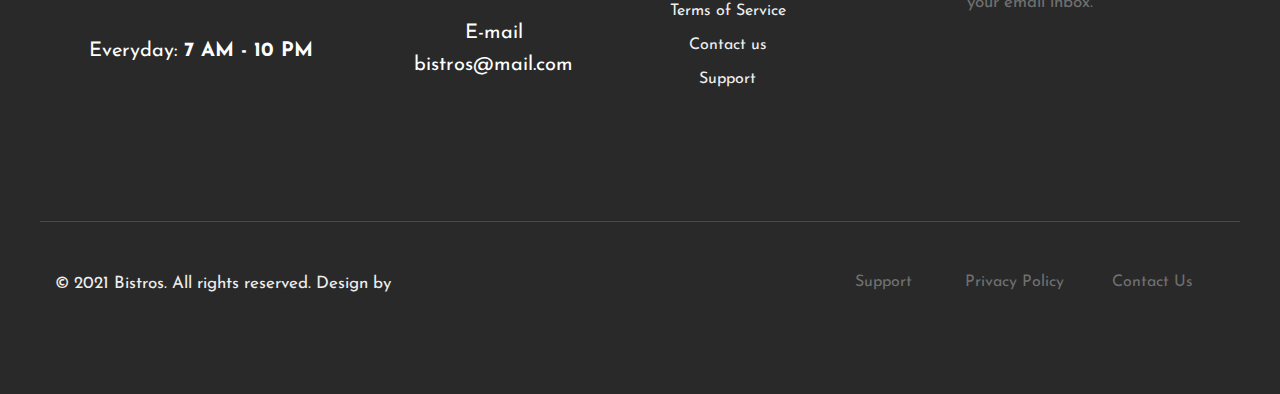
<file: contact.html>
<!doctype html>
<html lang="en">

<head>
    <!-- Required meta tags -->
    <meta charset="utf-8">
    <meta name="viewport" content="width=device-width, initial-scale=1, shrink-to-fit=no">
    <title>Burger - Restaurants Category Responsive Website Template - Home :   </title>
    <!-- google-fonts -->
    <link href="//fonts.googleapis.com/css2?family=Josefin+Sans:wght@100;200;300;400;500;600;700&display=swap"
        rel="stylesheet">
    <!-- //google-fonts -->
    <!-- Template CSS Style link -->
    <link rel="stylesheet" href="assets/css/style-starter.css">
    <meta charset="UTF-8">
    <meta name="viewport" content="width=device-width, initial-scale=1.0">
    <title>Contact Form</title>
    <style>
        /* Add your CSS styles here */
        .address-grid {
            text-align: center;
            margin-top: 100px;
        }

        .address-grid input {
            width: 100%;
            padding: 10px;
            margin-bottom: 25px;
            border: 1px solid #ccc;
            border-radius: 5px;
        }

        .address-grid button {
            background-color: #ff8400;
            color: #fff;
            border: none;
            padding: 10px 20px;
            border-radius: 5px;
            cursor: pointer;
        }

        .address-grid button:hover {
            background-color: #329a52;
        }
    </style>
</head>

<body>
    <!--header-->
    <header id="site-header" class="fixed-top">
        <div class="container-fluid">
            <nav class="navbar navbar-expand-lg stroke">
                <h1>
                    <a class="navbar-brand d-flex align-items-center" href="index.html">
                        Bistros <i class="fa fa-cutlery ml-2" aria-hidden="true"></i></a>
                </h1>
                <!-- if logo is image enable this   
    <a class="navbar-brand" href="#index.html">
        <img src="image-path" alt="Your logo" title="Your logo" style="height:35px;" />
    </a> -->
                <button class="navbar-toggler  collapsed bg-gradient" type="button" data-toggle="collapse"
                    data-target="#navbarTogglerDemo02" aria-controls="navbarTogglerDemo02" aria-expanded="false"
                    aria-label="Toggle navigation">
                    <span class="navbar-toggler-icon fa icon-expand fa-bars"></span>
                    <span class="navbar-toggler-icon fa icon-close fa-times"></span>
                </button>

                <div class="collapse navbar-collapse" id="navbarTogglerDemo02">
                    <ul class="navbar-nav ml-lg-auto">
                        <li class="nav-item">
                            <a class="nav-link" href="index.html">Home <span class="sr-only">(current)</span></a>
                        </li>
                        <li class="nav-item">
                            <a class="nav-link" href="about.html">About Us</a>
                        </li>
                        <li class="nav-item">
                            <a class="nav-link" href="menu.html">Menu</a>
                        </li>
                        <li class="nav-item active">
                            <a class="nav-link" href="index.html#contact">Contact Us</a>
                        </li>
                        <!-- search button -->
                        <div class="search-right">
                            <form action="#search" method="GET" class="search-box position-relative">
                                <div class="input-search">
                                    <input type="search" placeholder="Enter Keyword" name="search" required="required"
                                        autofocus="" class="search-popup">
                                </div>
                                <button type="submit" class="btn search-btn"><i class="fa fa-search"
                                        aria-hidden="true"></i></button>
                            </form>
                        </div>
                        <!-- //search button -->
                    </ul>
                </div>
                <!-- toggle switch for light and dark theme -->
                <div class="cont-ser-position">
                    <nav class="navigation">
                        <div class="theme-switch-wrapper">
                            <label class="theme-switch" for="checkbox">
                                <input type="checkbox" id="checkbox">
                                <div class="mode-container">
                                    <i class="gg-sun"></i>
                                    <i class="gg-moon"></i>
                                </div>
                            </label>
                        </div>
                    </nav>
                </div>
                <!-- //toggle switch for light and dark theme -->
            </nav>
        </div>
    </header>
    <!--//header-->
    <!--contact-->

    <footer class="w3l-footer-29-main"  id="contact">
        <div class="footer-29-w3l py-5">
            <div class="container pt-md-5 pt-4">
                <div class="w3l-footer-texthny-inf">
                    <h2>
                        <a class="d-flex align-items-center logo-2" href="index.html">
                            Bistros <i class="fa fa-cutlery ml-2" aria-hidden="true"></i></a>
                    </h2>
                    
                    <div class="footer-list-cont d-flex align-items-center justify-content-between mt-md-5 mt-4 mb-5">
                        <h6 class="foot-sub-title">reservation form</h6>  
                    </div>
                    
                </div>
<div class="our-location">
                <center>
                    <div class="address-grid col-lg-4 col-md-6 col-sm-7 mt-lg-0 mt-sm-5 mt-4 w3l-footer-16-main">
                        <div>
                            <input type="text" name="name" placeholder="Full name" required>
                            <input type="tel" name="number" placeholder="Phone Number" required>
                            <input type="email" name="email" placeholder="Email address" required>
                            <input type="datetime-local" name="date" placeholder="Date" required>
                            <input type="number" name="number" placeholder="Number" required>
                        </div>
                        <button><span>Envoyer</span></button>
                    </div>  
                </center>
                             <div class="mapouter"><div class="gmap_canvas"><iframe class="gmap_iframe" frameborder="0" scrolling="no" marginheight="0" marginwidth="0" src="https://maps.google.com/maps?width=600&amp;height=400&amp;hl=en&amp;q=youcode safi&amp;t=&amp;z=14&amp;ie=UTF8&amp;iwloc=B&amp;output=embed"></iframe>
                                        <a href="https://connectionsgame.org/">Connections NYT</a></div><style>.mapouter{position:relative;text-align:right;width:600px;height:400px;}.gmap_canvas {overflow:hidden;background:none!important;width:300px;height:300px;}.gmap_iframe {width:300px!important;height:300px!important;}</style></div>
 </div> 
        <div class=" reservation">
 <div class="col-lg-3 col-sm-6">
    <div class="address-grid">
        <h3 style="color: #fff;">Address <style>col</style></h3>
        <h7>10001 Alleghany st, 5th Avenue, 235 Terry, <br> London.</h7>
      
    </div>
</div>
<div class="col-lg-3 col-sm-6 mt-sm-0 mt-4">
    <div class="address-grid">
        <h3 style="color: #fff;">Phone</h3>
        <h7 class="phone-number-text mt-2"><a href="tel:+1(21) 234 4567">+1(21) 112 7368 </a></h7>
    </div>
    <div class="address-grid mt-sm-5 mt-4">
        <h3 style="color: #fff;">E-mail</h3>
        <h7 class="email-cont-text mt-1"> <a href="mailto:bistros@mail.com"
                class="mail">bistros@mail.com</a></h7>
    </div>
</div>   
        </div>                       

    <!-- footer -->
    <footer class="w3l-footer-29-main"  id="contact">
        <div class="footer-29-w3l py-5">
            <div class="container pt-md-5 pt-4">
                <div class="w3l-footer-texthny-inf">
                    <h2>
                        <a class="d-flex align-items-center logo-2" href="index.html">
                            Bistros <i class="fa fa-cutlery ml-2" aria-hidden="true"></i></a>
                    </h2>
                    <div class="footer-list-cont d-flex align-items-center justify-content-between mt-md-5 mt-4 mb-5">
                        <h6 class="foot-sub-title">Contact Us</h6>  
                        <div class="main-social-footer-29">
                            <a href="#facebook" class="facebook"><span class="fa fa-facebook"></span></a>
                            <a href="#twitter" class="twitter"><span class="fa fa-twitter"></span></a>
                            <a href="#instagram" class="instagram"><span class="fa fa-instagram"></span></a>
                            <a href="#linkedin" class="linkedin"><span class="fa fa-linkedin"></span></a>
                        </div>                      
                    </div>
                </div>

                <div class="row footer-top-29 mt-lg-5 mt-md-4 pt-md-5">
                    <div class="col-lg-3 col-sm-6">
                        <div class="address-grid">
                            <h5>10001 Alleghany st, 5th Avenue, 235 Terry, <br> London.</h5>
                            <h5 class="mt-sm-5 mt-4">Everyday: <span> 7 AM - 10 PM</span></h5>
                        </div>
                    </div>
                    <div class="col-lg-3 col-sm-6 mt-sm-0 mt-4">
                        <div class="address-grid">
                            <h5>Phone</h5>
                            <h5 class="phone-number-text mt-2"><a href="tel:+1(21) 234 4567">+1(21) 112 7368</a></h5>
                        </div>
                        <div class="address-grid mt-sm-5 mt-4">
                            <h5>E-mail</h5>
                            <h5 class="email-cont-text mt-1"> <a href="mailto:bistros@mail.com"
                                    class="mail">bistros@mail.com</a></h5>
                        </div>
                    </div>
                    <div class="col-lg-2 col-md-6 col-sm-5 footer-list-menu pl-lg-0 mt-lg-0 mt-sm-5 mt-4">
                        <div class="address-grid">
                            <h5 class="mb-4 pb-lg-2">Support Links</h5>
                            <ul>
                                <li><a href="#privacy">Privacy Policy</a></li>
                                <li><a href="#terms"> Terms of Service</a></li>
                                <li><a href="contact.html">Contact us</a></li>
                                <li><a href="#support"> Support</a></li>
                            </ul>
                        </div>
                    </div>
                 <div class="address-grid col-lg-4 col-md-6 col-sm-7 mt-lg-0 mt-sm-5 mt-4 w3l-footer-16-main">
                        <h5>Subscribe Here</h5>
                        <form action="#" class="subscribe d-flex mt-4 pt-lg-2 mb-4" method="post">
                            <input type="email" name="email" placeholder="email adresse" required="">
                            <button><span class="fa fa-paper-plane" aria-hidden="true"></span></button>
                        </form>
                        <p>Subscribe to our mailing list and get updates to your email inbox.</p>
                    </div>
                   
                </div>
                </div>
                <!-- copyright -->
                <div class="w3l-copyright mt-lg-5 mt-sm-4 pt-md-4 pt-3">
                    <div class="row bottom-copies pt-md-5 pt-4 mt-md-5 mt-4">
                        <p class="col-lg-8 copy-footer-29">© 2021 Bistros. All rights reserved. Design by <a
                                href="https://  .com/" target="_blank">
                                  </a></p>

                        <div class="col-lg-4 footer-list-29 mt-lg-0 mt-md-4 mt-2">
                            <ul class="d-flex text-lg-right">
                                <li><a href="#support"> Support</a></li>
                                <li class="mx-lg-5 mx-md-4 mx-3"><a href="#privacy">Privacy Policy</a>
                                </li>
                                <li><a href="contact.html">Contact Us</a></li>
                                
                            </ul>
                        </div>
                    </div>
                </div>
            </div>
        </div>
    </footer>
    <!-- //footer -->



    <!-- Js scripts -->
    <!-- move top -->
    <button onclick="topFunction()" id="movetop" title="Go to top">
        <span class="fa fa-level-up" aria-hidden="true"></span>
    </button>
    <script>
        // When the user scrolls down 20px from the top of the document, show the button
        window.onscroll = function () {
            scrollFunction()
        };

        function scrollFunction() {
            if (document.body.scrollTop > 20 || document.documentElement.scrollTop > 20) {
                document.getElementById("movetop").style.display = "block";
            } else {
                document.getElementById("movetop").style.display = "none";
            }
        }

        // When the user clicks on the button, scroll to the top of the document
        function topFunction() {
            document.body.scrollTop = 0;
            document.documentElement.scrollTop = 0;
        }
    </script>
    <!-- //move top -->

    <!-- common jquery plugin -->
    <script src="assets/js/jquery-3.3.1.min.js"></script>
    <!-- //common jquery plugin -->

    <!-- counter for stats -->
    <script src="assets/js/counter.js"></script>
    <!-- //counter for stats -->

    <!-- theme switch js (light and dark)-->
    <script src="assets/js/theme-change.js"></script>
    <script>
        function autoType(elementClass, typingSpeed) {
            var thhis = $(elementClass);
            thhis.css({
                "position": "relative",
                "display": "inline-block"
            });
            thhis.prepend('<div class="cursor" style="right: initial; left:0;"></div>');
            thhis = thhis.find(".text-js");
            var text = thhis.text().trim().split('');
            var amntOfChars = text.length;
            var newString = "";
            thhis.text("|");
            setTimeout(function () {
                thhis.css("opacity", 1);
                thhis.prev().removeAttr("style");
                thhis.text("");
                for (var i = 0; i < amntOfChars; i++) {
                    (function (i, char) {
                        setTimeout(function () {
                            newString += char;
                            thhis.text(newString);
                        }, i * typingSpeed);
                    })(i + 1, text[i]);
                }
            }, 1500);
        }

        $(document).ready(function () {
            // Now to start autoTyping just call the autoType function with the 
            // class of outer div
            // The second paramter is the speed between each letter is typed.   
            autoType(".type-js", 200);
        });
    </script>
    <!-- //theme switch js (light and dark)-->

    <!-- MENU-JS -->
    <script>
        $(window).on("scroll", function () {
            var scroll = $(window).scrollTop();

            if (scroll >= 80) {
                $("#site-header").addClass("nav-fixed");
            } else {
                $("#site-header").removeClass("nav-fixed");
            }
        });

        //Main navigation Active Class Add Remove
        $(".navbar-toggler").on("click", function () {
            $("header").toggleClass("active");
        });
        $(document).on("ready", function () {
            if ($(window).width() > 991) {
                $("header").removeClass("active");
            }
            $(window).on("resize", function () {
                if ($(window).width() > 991) {
                    $("header").removeClass("active");
                }
            });
        });
    </script>
    <!-- //MENU-JS -->

    <!-- disable body scroll which navbar is in active -->
    <script>
        $(function () {
            $('.navbar-toggler').click(function () {
                $('body').toggleClass('noscroll');
            })
        });
    </script>
    <!-- //disable body scroll which navbar is in active -->

    <!--bootstrap-->
    <script src="assets/js/bootstrap.min.js"></script>
    <!-- //bootstrap-->
    <!-- //Js scripts -->
</body>

</html>
</file>
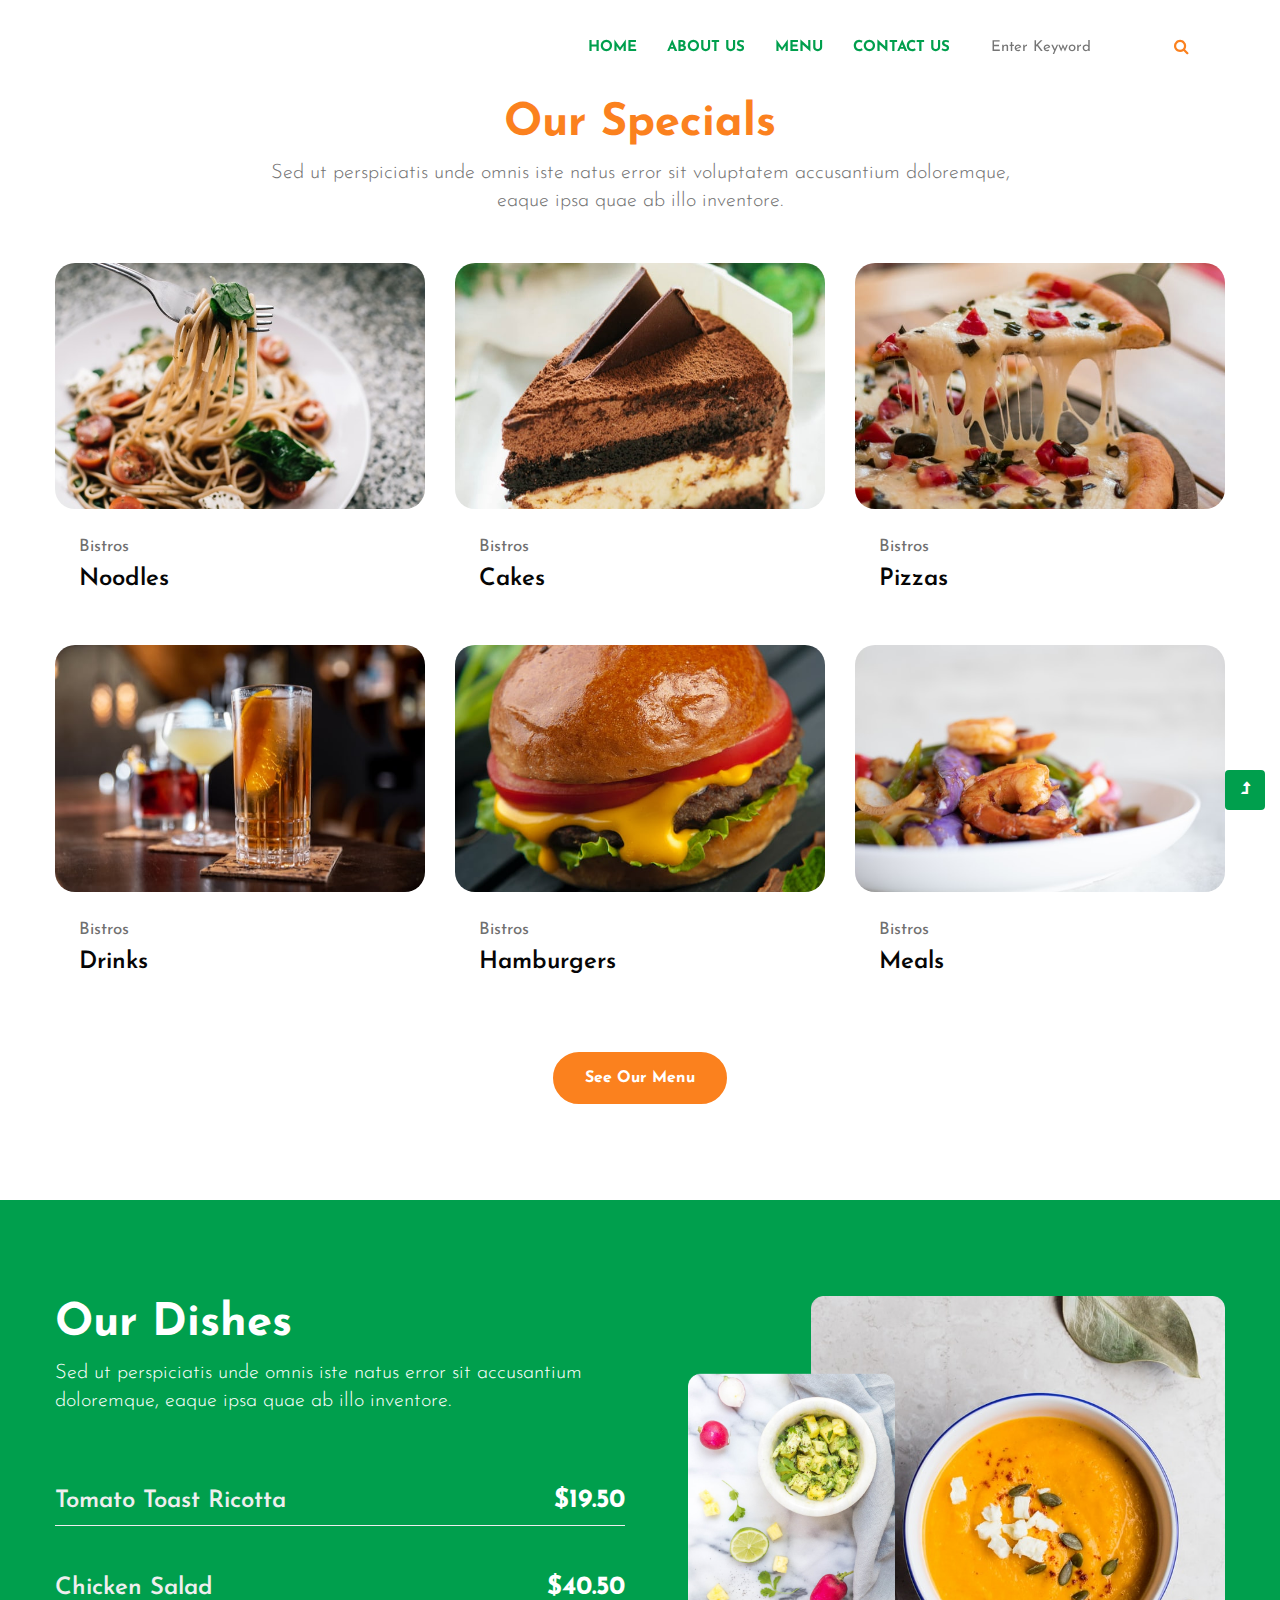
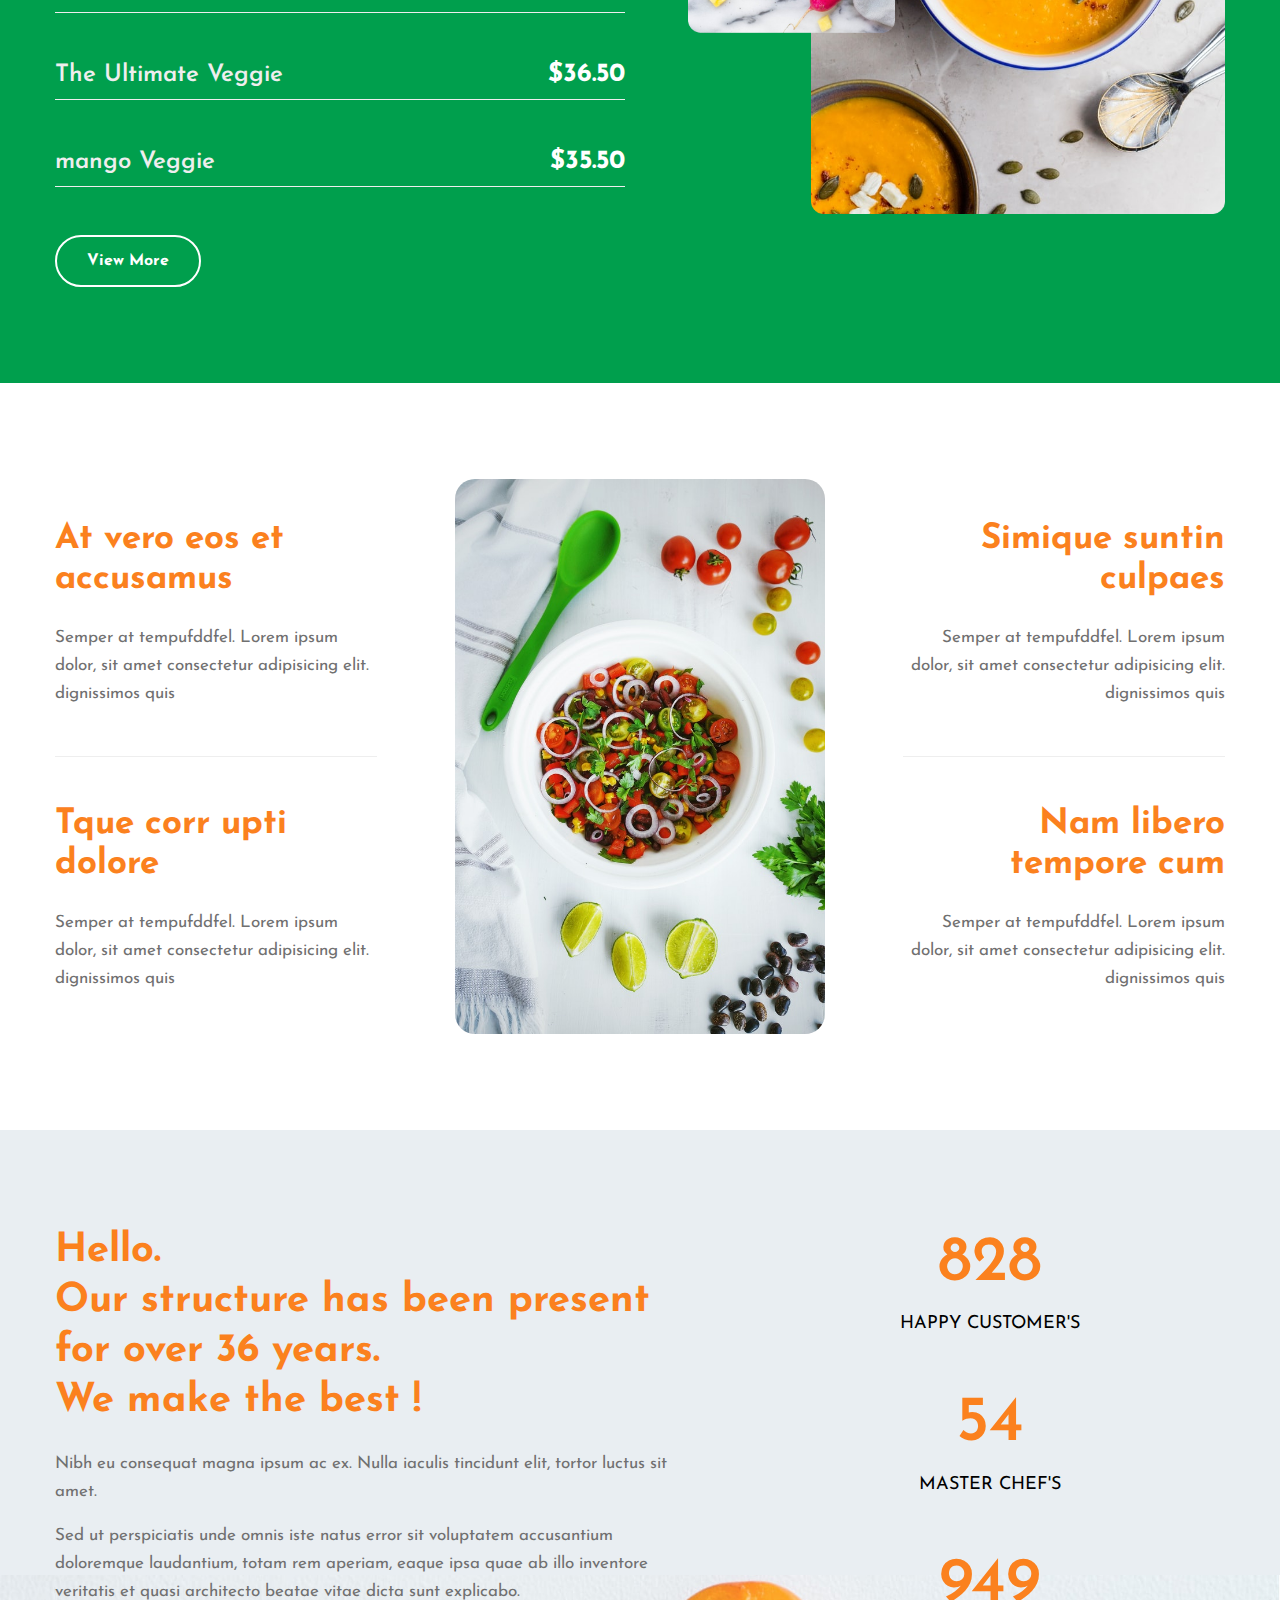
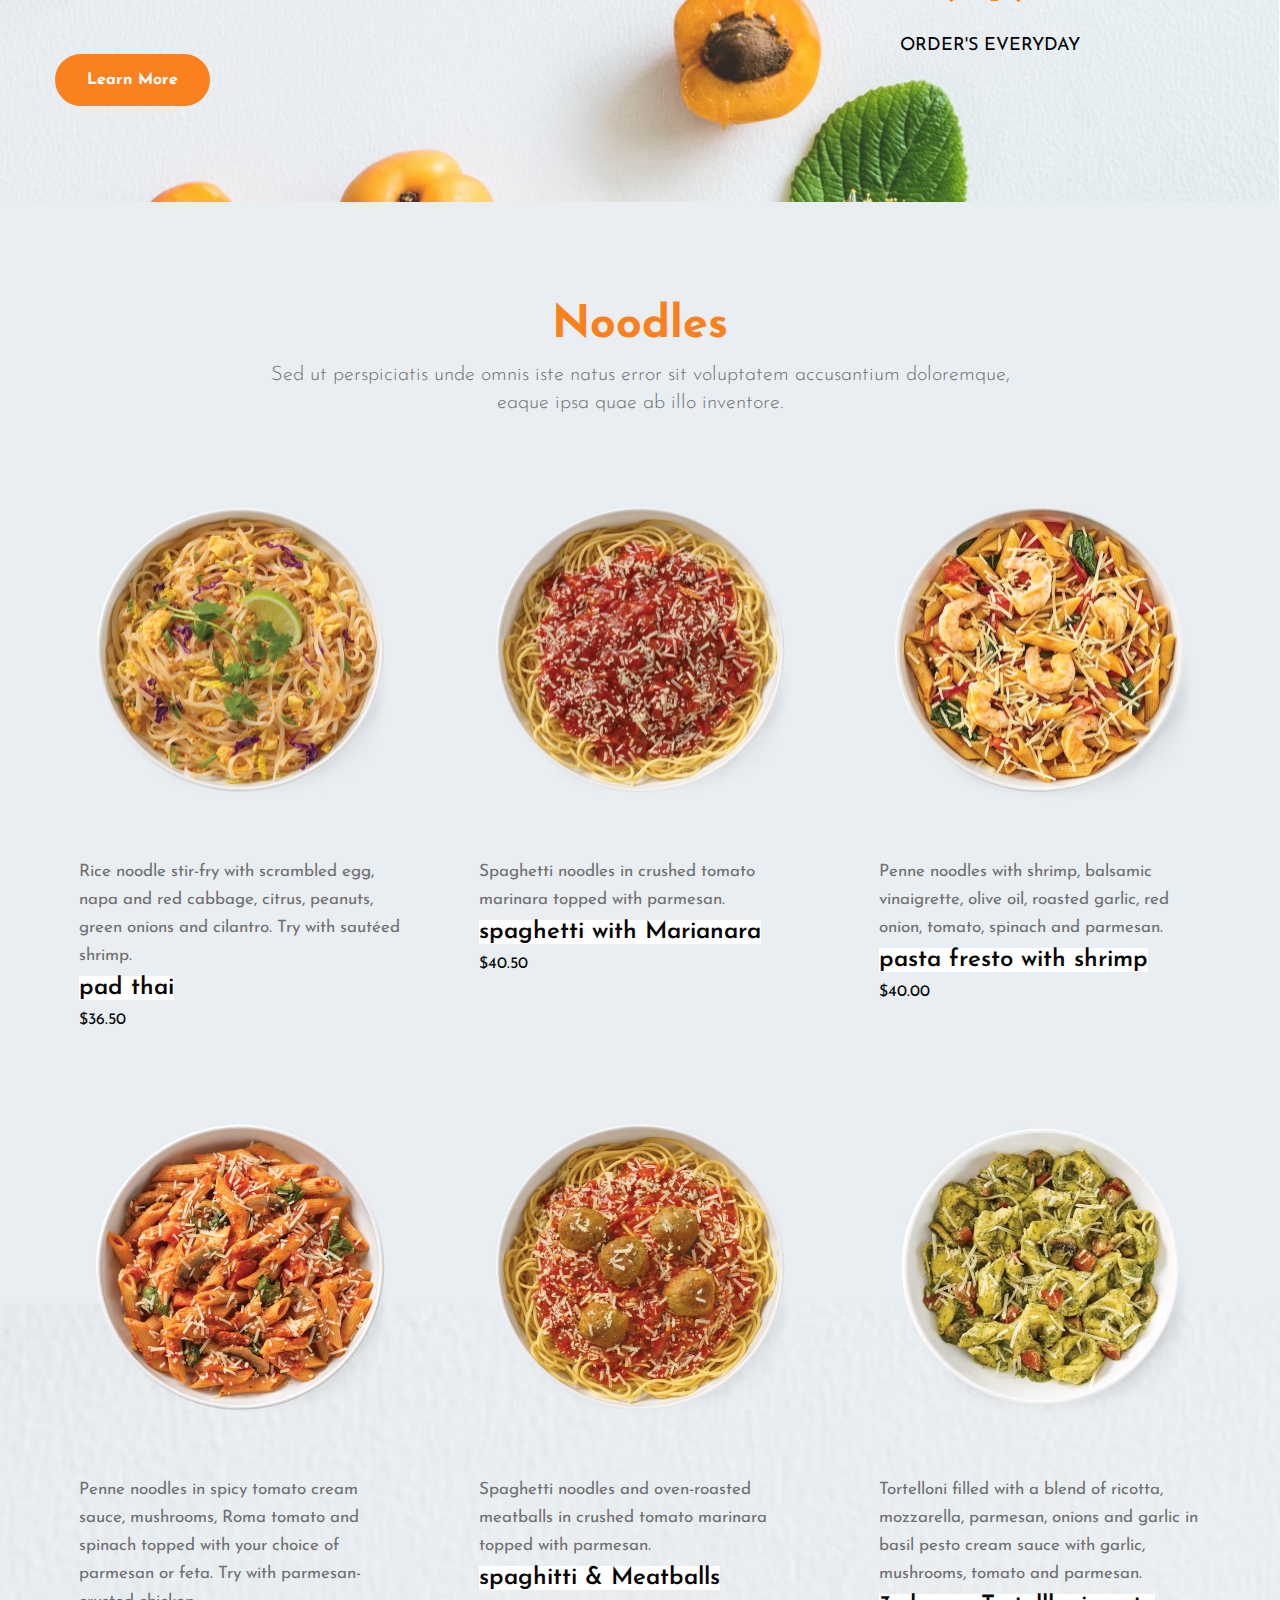
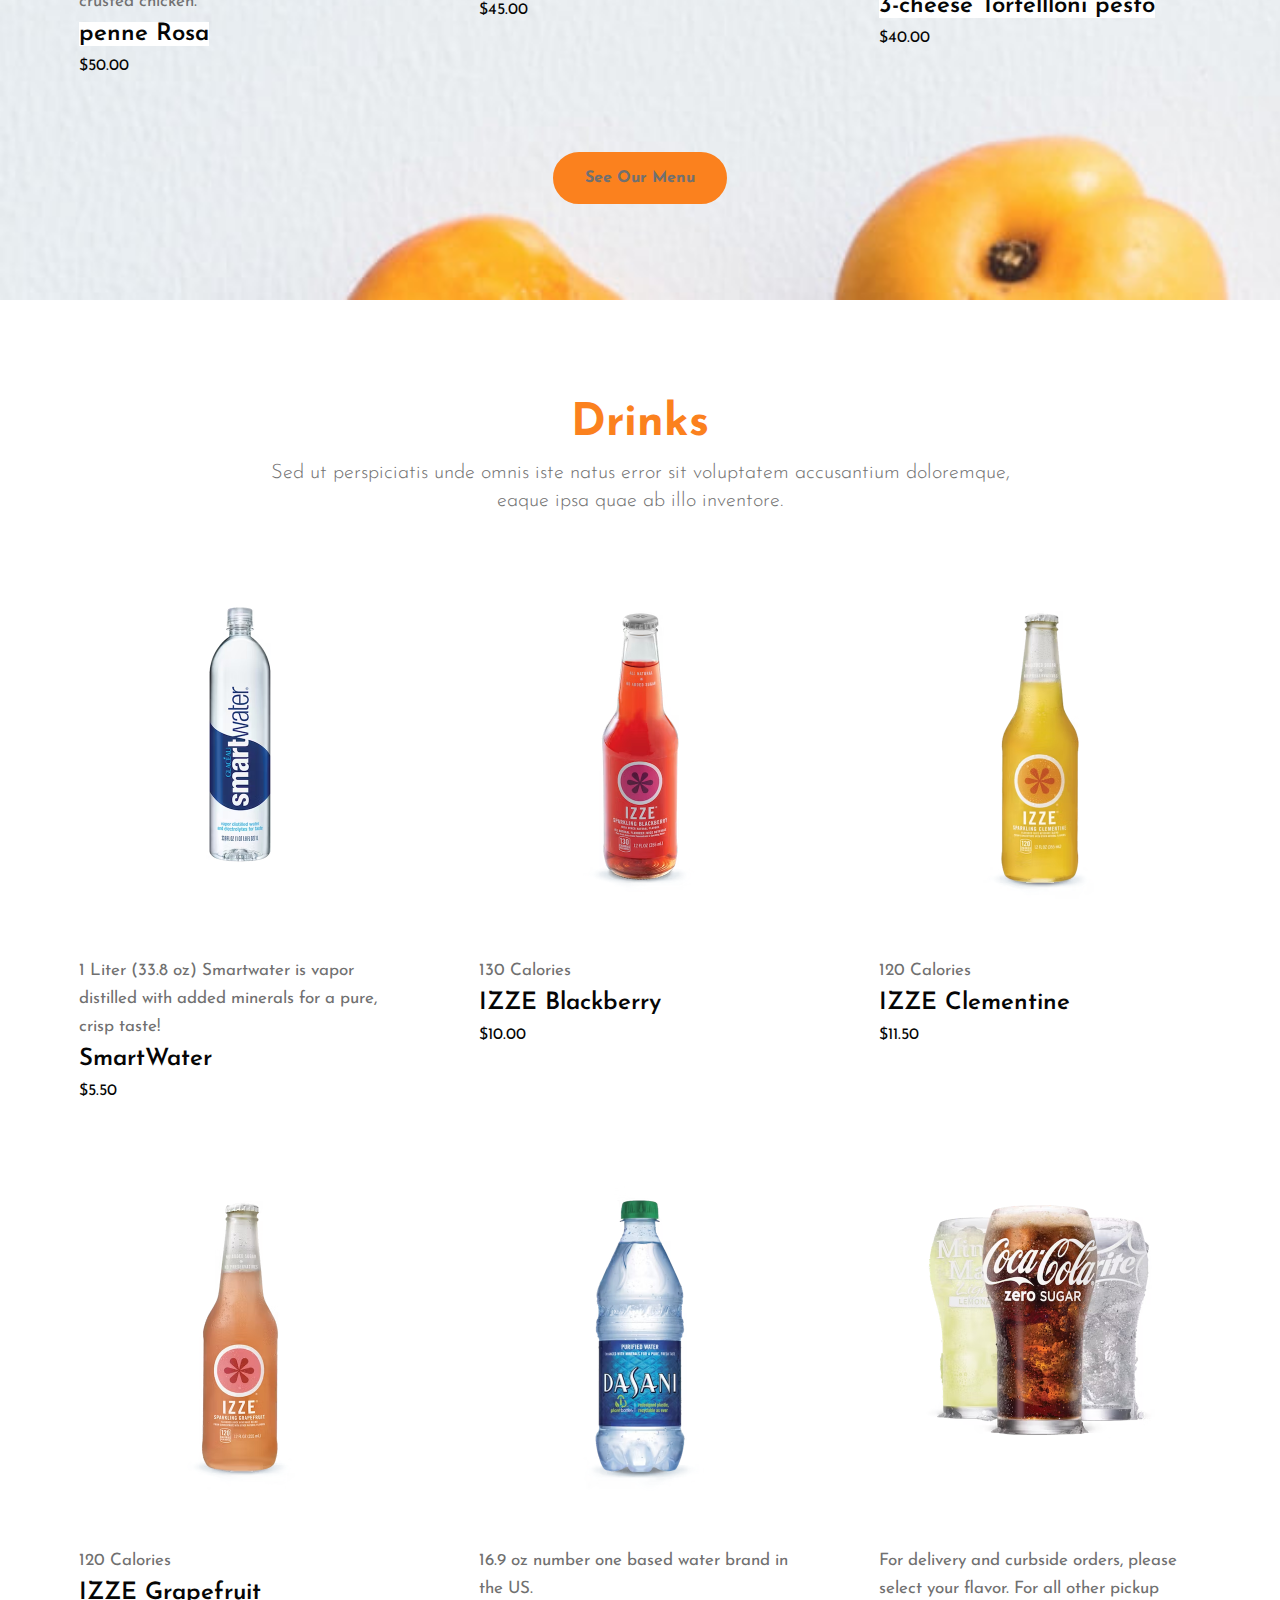
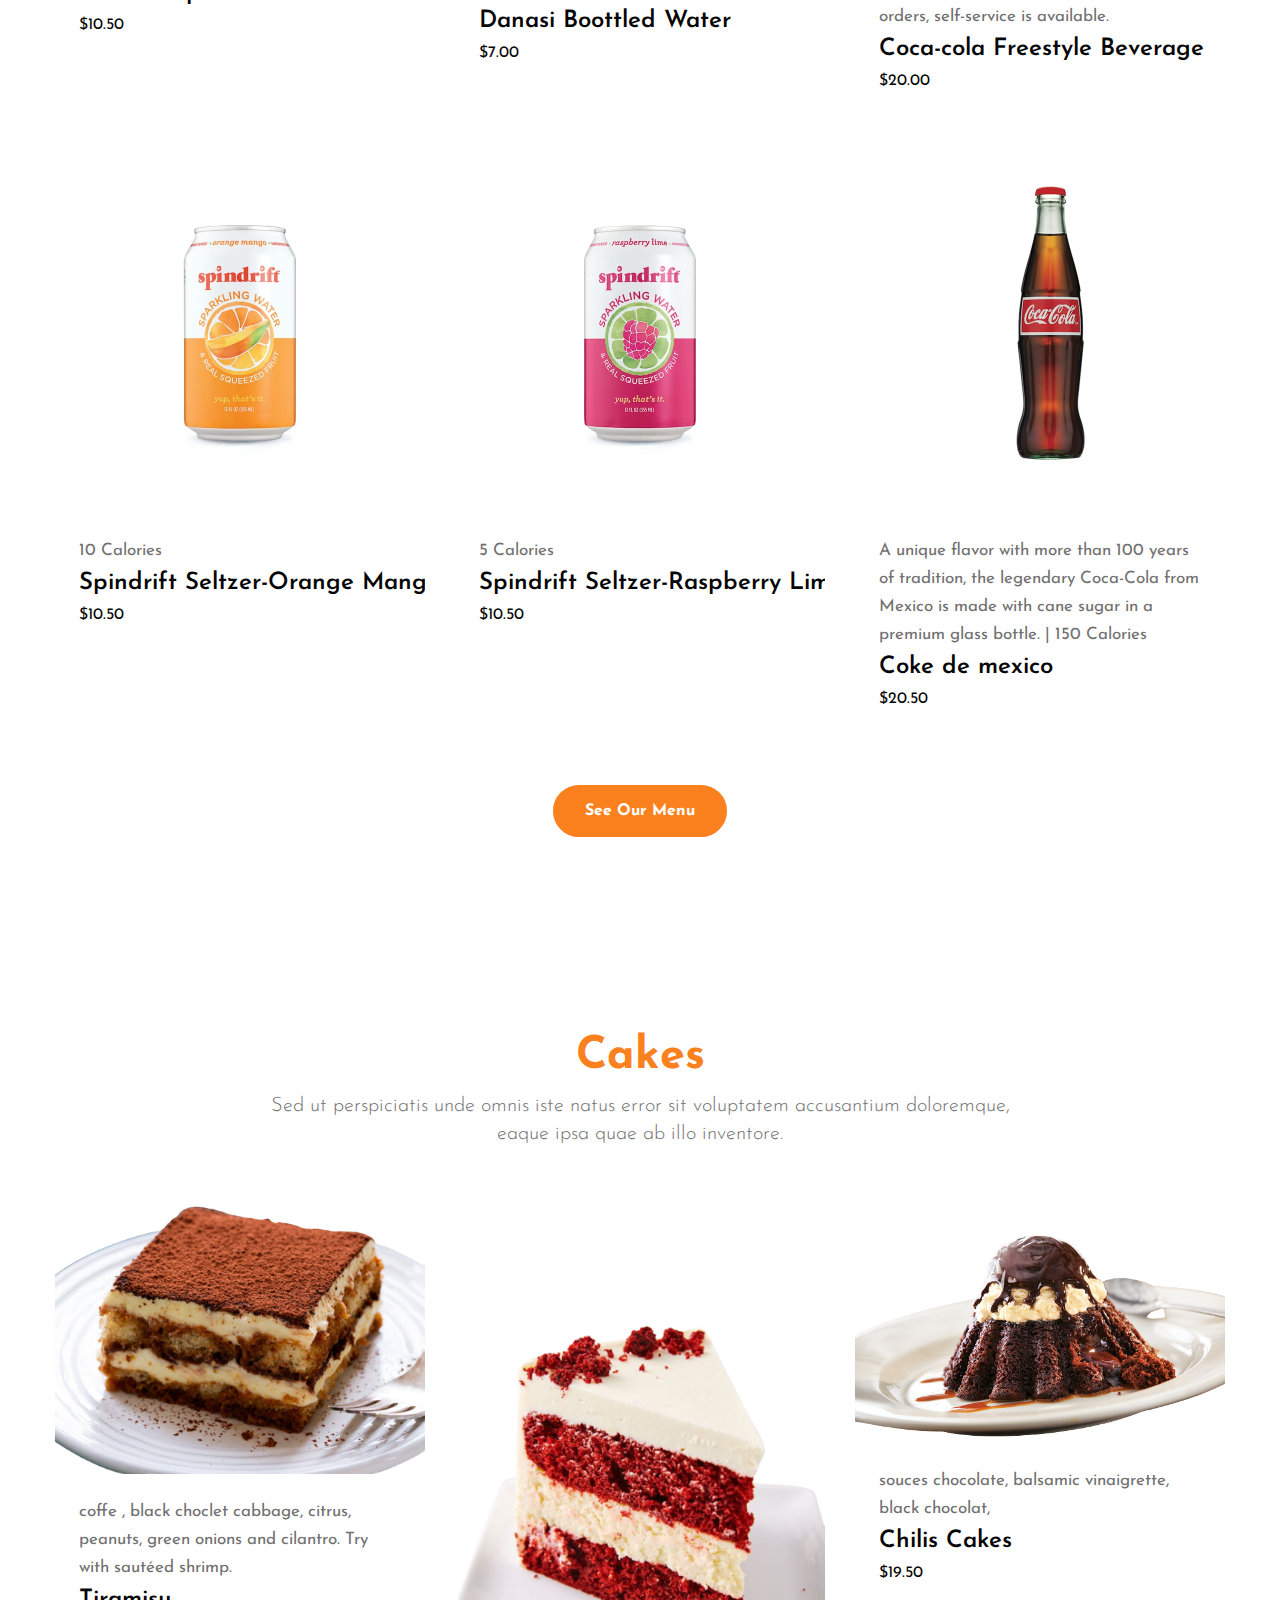
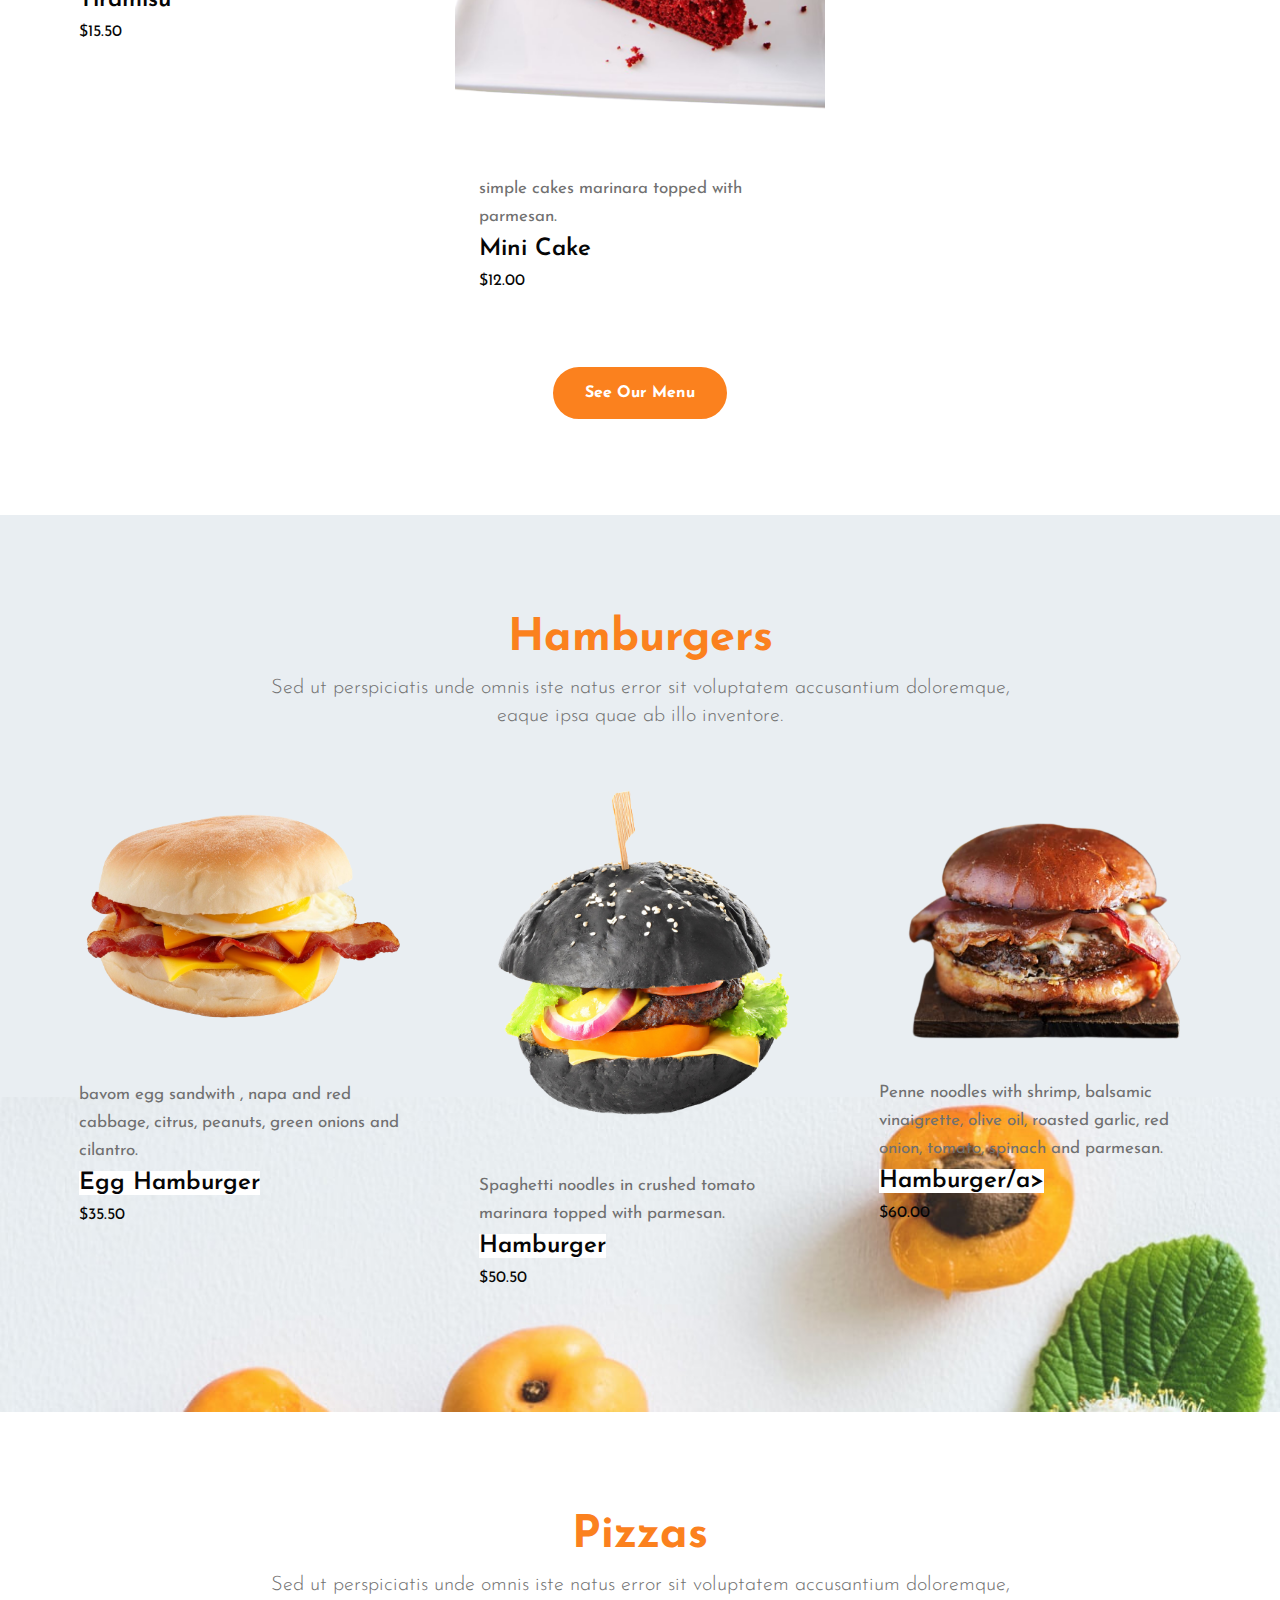
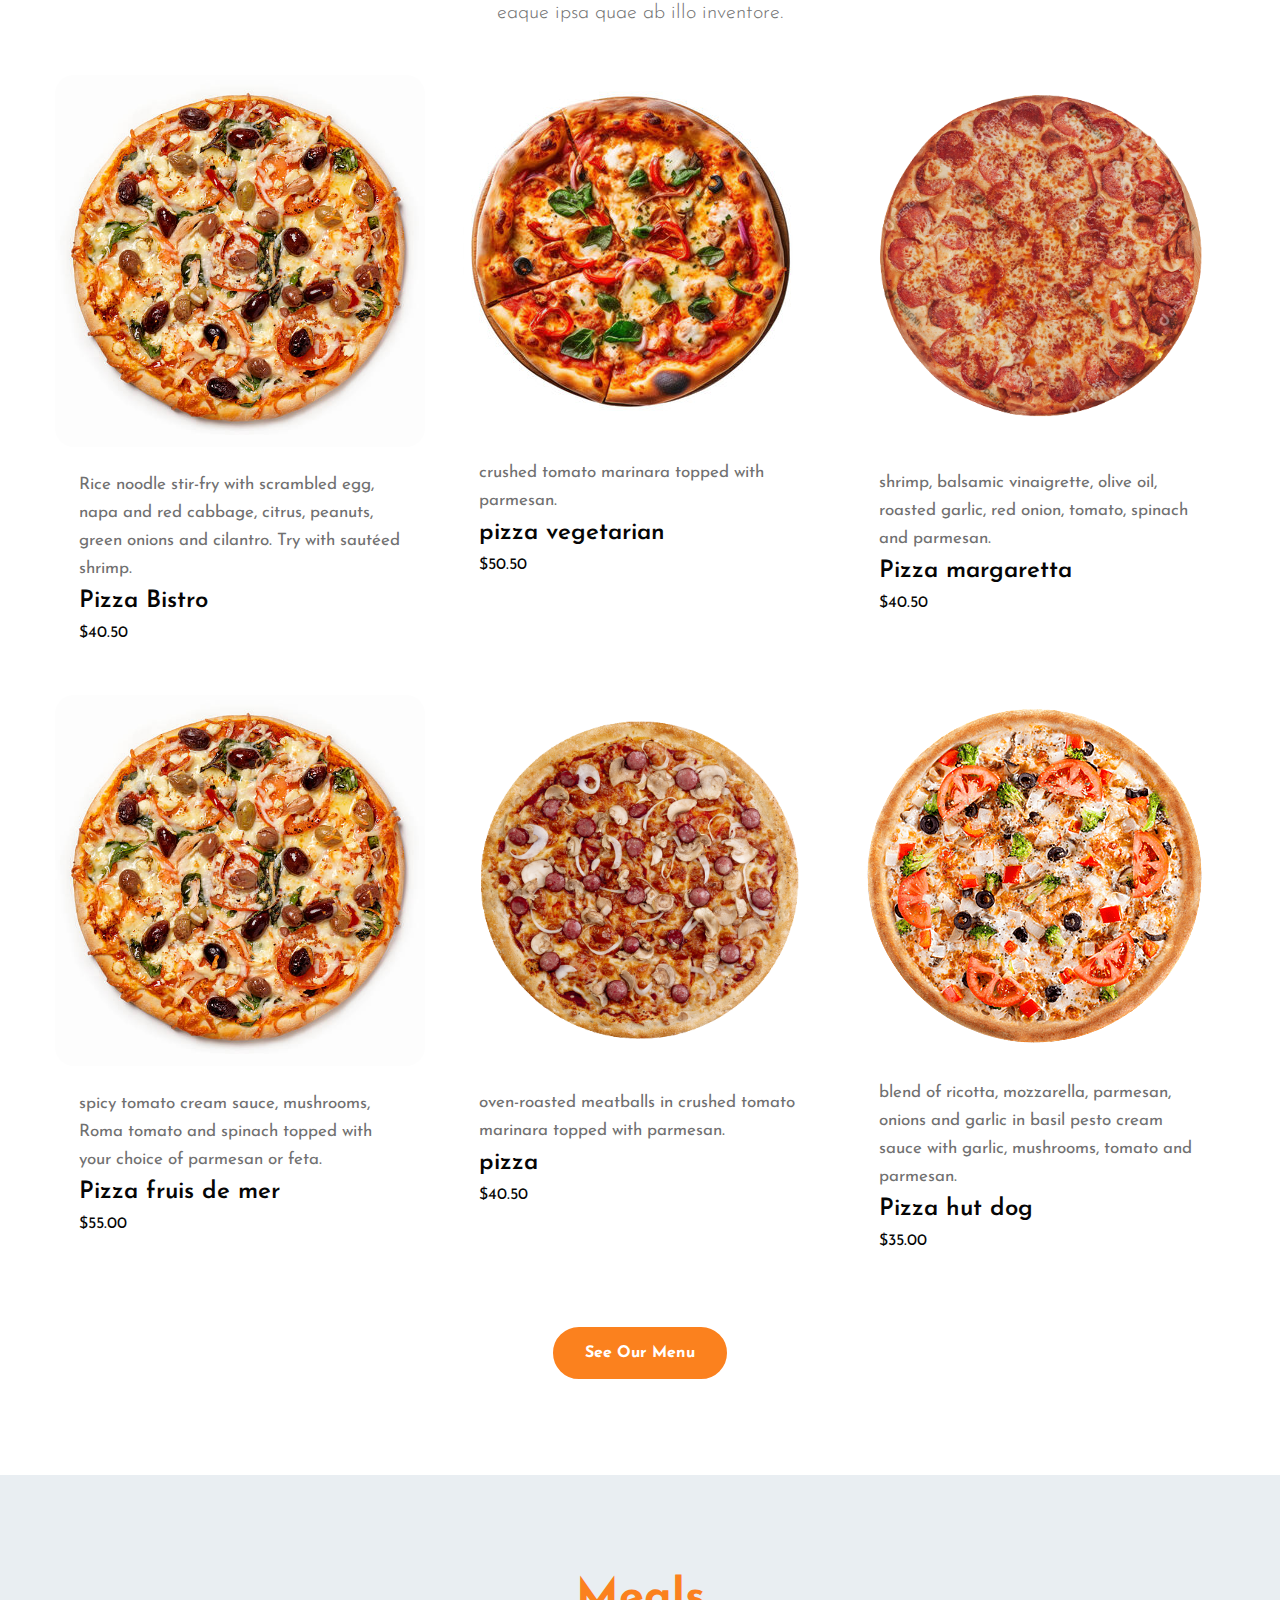
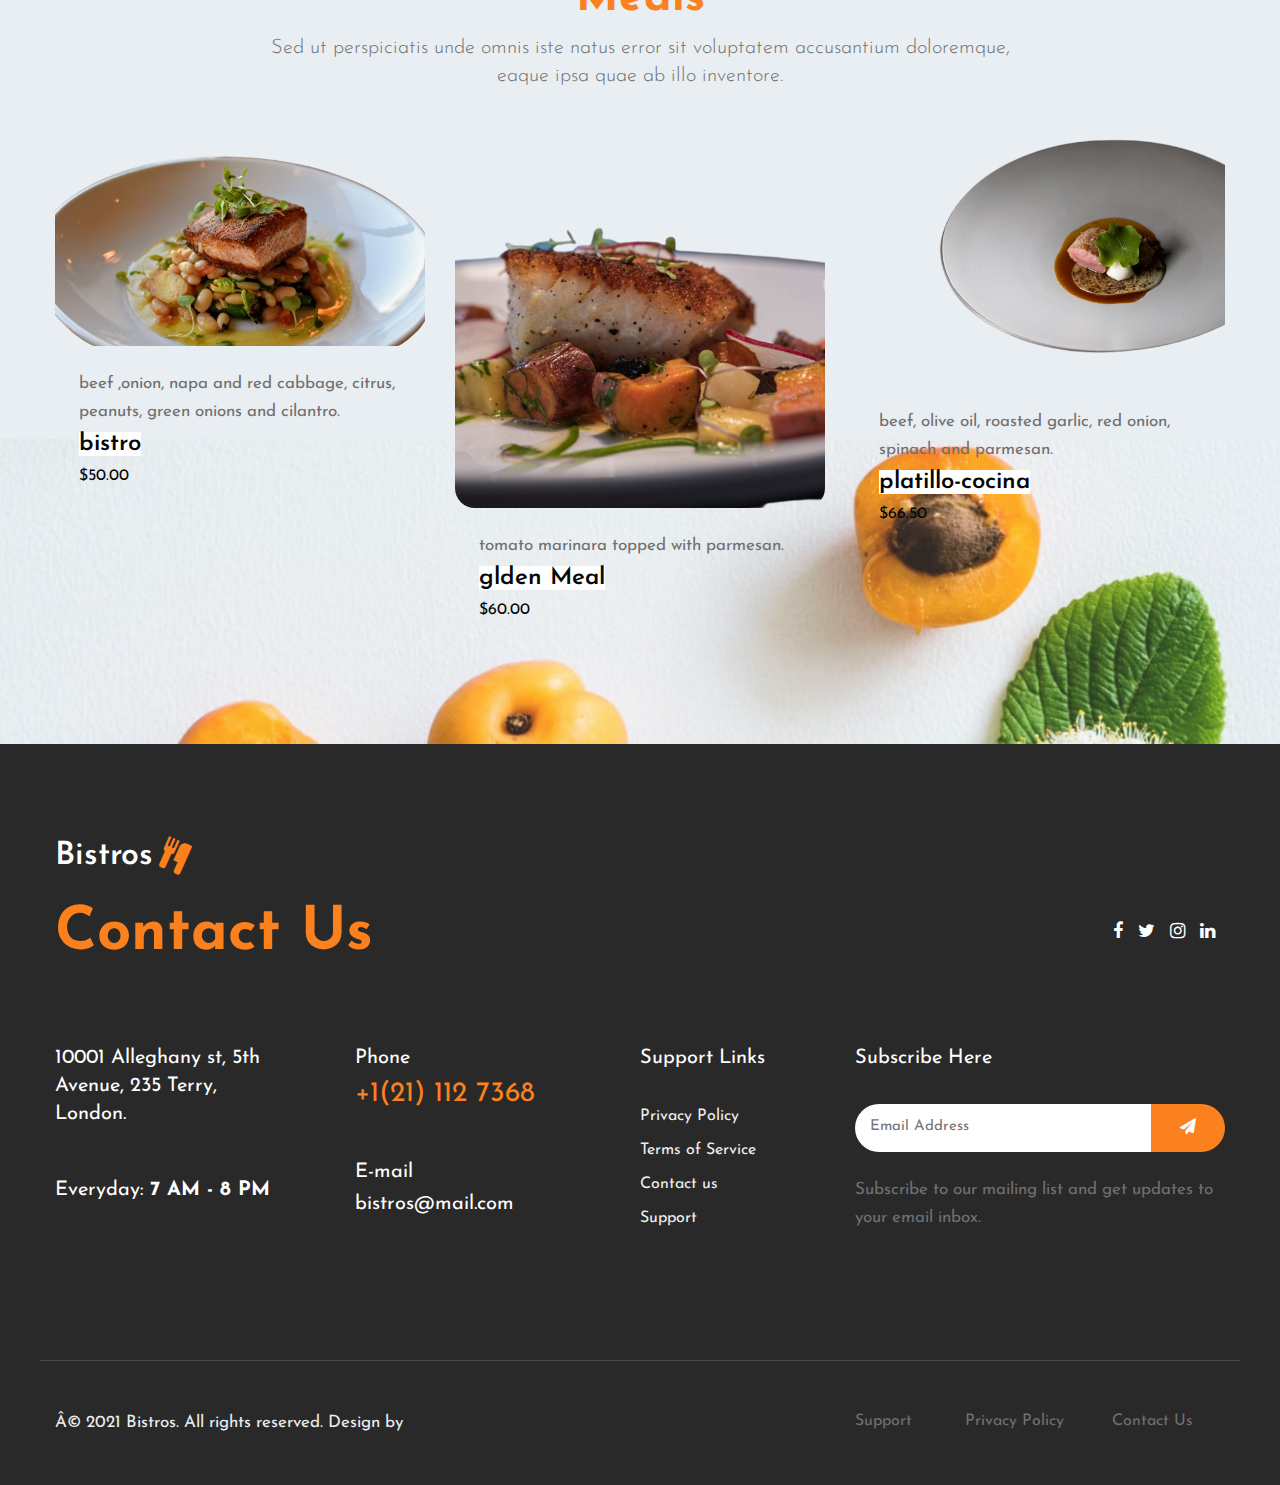
<file: menu.html>
<!doctype html>
<html lang="en">

<head>
    <!-- Required meta tags -->
    <meta charset="utf-8">
    <meta name="viewport" content="width=device-width, initial-scale=1, shrink-to-fit=no">
    <title>Burger - Restaurants Category Responsive Website Template - Home :   </title>
    <!-- google-fonts -->
    <link href="//fonts.googleapis.com/css2?family=Josefin+Sans:wght@100;200;300;400;500;600;700&display=swap"
        rel="stylesheet">
    <!-- //google-fonts -->
    <!-- Template CSS Style link -->
    <link rel="stylesheet" href="assets/css/style-starter.css">
</head>

<body>
    <!--header-->
    <header id="site-header" class="fixed-top">
        <div class="container-fluid">
            <nav class="navbar navbar-expand-lg stroke">
                <h1>
                    <a class="navbar-brand d-flex align-items-center" href="index.html">
                        Bistros <i class="fa fa-cutlery ml-2" aria-hidden="true"></i></a>
                </h1>
                <!-- if logo is image enable this   
    <a class="navbar-brand" href="#index.html">
        <img src="image-path" alt="Your logo" title="Your logo" style="height:35px;" />
    </a> -->
                <button class="navbar-toggler  collapsed bg-gradient" type="button" data-toggle="collapse"
                    data-target="#navbarTogglerDemo02" aria-controls="navbarTogglerDemo02" aria-expanded="false"
                    aria-label="Toggle navigation">
                    <span class="navbar-toggler-icon fa icon-expand fa-bars"></span>
                    <span class="navbar-toggler-icon fa icon-close fa-times"></span>
                </button>

                <div class="collapse navbar-collapse" id="navbarTogglerDemo02">
                    <ul class="navbar-nav ml-lg-auto">
                        <li class="nav-item ">
                            <a class="nav-link" href="index.html">Home <span class="sr-only">(current)</span></a>
                        </li>
                        <li class="nav-item">
                            <a class="nav-link" href="index.html#about">About Us</a>
                        </li>
                        <li class="nav-item active">
                            <a class="nav-link" href="index.html#menu">Menu</a>
                        </li>
                        <li class="nav-item">
                            <a class="nav-link" href="index.html#contact">Contact Us</a>
                        </li>
                        <!-- search button -->
                        <div class="search-right">
                            <form action="#search" method="GET" class="search-box position-relative">
                                <div class="input-search">
                                    <input type="search" placeholder="Enter Keyword" name="search" required="required"
                                        autofocus="" class="search-popup">
                                </div>
                                <button type="submit" class="btn search-btn"><i class="fa fa-search"
                                        aria-hidden="true"></i></button>
                            </form>
                        </div>
                        <!-- //search button -->
                    </ul>
                </div>
                <!-- toggle switch for light and dark theme -->
                <div class="cont-ser-position">
                    <nav class="navigation">
                        <div class="theme-switch-wrapper">
                            <label class="theme-switch" for="checkbox">
                                <input type="checkbox" id="checkbox">
                                <div class="mode-container">
                                    <i class="gg-sun"></i>
                                    <i class="gg-moon"></i>
                                </div>
                            </label>
                        </div>
                    </nav>
                </div>
                <!-- //toggle switch for light and dark theme -->
            </nav>
        </div>
    </header>
    <!--//header-->
    
<!-- specials section -->
<section class="w3l-portfolio-8 py-5">
    <div class="portfolio-main py-md-5 py-4">
        <div class="container">
            <div class="row justify-content-center text-center">
                <div class="col-md-8">
                    <div class="section-heading mb-sm-5 mb-4">
                        <h3 class="title-style mb-2">Our Specials</h3>
                        <p class="lead">
                            Sed ut perspiciatis unde omnis iste natus error sit voluptatem accusantium doloremque,
                            eaque ipsa quae ab illo inventore.
                        </p>
                    </div>
                </div>
            </div>
            <div class="row galler-top">
                <div class="col-md-4 col-sm-6 protfolio-item hover14">
                    <a href="menu.html#noodles" data-lightbox="example-set" data-title="Branding Design">
                        <figure>
                            <img src="assets/images/g1.jpg" alt="product" class="img-fluid">
                            <div class="p-4">
                                <p>Bistros</p>
                                <a href="menu.html#noodles" class="mb-5 img-title">Noodles</a>

                            </div>
                        </figure>
                    </a>
                </div>
                <div class="col-md-4 col-sm-6 protfolio-item hover14 mt-sm-0 mt-4">
                    <a data-lightbox="example-set" data-title="Gradient Website Development">
                        <figure>
                            <img src="assets/images/g2.jpg" alt="product" class="img-fluid">
                            <div class="p-4">
                                <p>Bistros</p>
                                <a href="menu.html#Cakes" class="mb-5 img-title">Cakes</a>
                            </div>
                        </figure>
                    </a>
                </div>
                <div class="col-md-4 col-sm-6 protfolio-item hover14 mt-md-0 mt-4">
                    <a  data-lightbox="example-set" data-title="Design and Development">
                        <figure>
                            <img src="assets/images/g3.jpg" alt="product" class="img-fluid">
                            <div class="p-4">
                                <p>Bistros</p>
                                <a href="menu.html#pizza" class="mb-5 img-title">Pizzas</a>
                            </div>
                        </figure>
                    </a>
                </div>
                <div class="col-md-4 col-sm-6 protfolio-item hover14 mt-4">
                    <a href="menu.html#monada" data-lightbox="example-set" data-title="Magazine Content Writing">
                        <figure>
                            <img src="assets/images/g4.jpg" alt="product" class="img-fluid">
                            <div class="p-4">
                                <p>Bistros</p>
                                <a href="menu.html#monada" class="mb-5 img-title">Drinks</a>
                            </div>
                        </figure>
                    </a>
                </div>
                <div class="col-md-4 col-sm-6 protfolio-item hover14 mt-4">
                    <a href="menu.html" data-lightbox="example-set" data-title="Magazine Content Writing">
                        <figure>
                            <img src="assets/images/g5.jpg" alt="product" class="img-fluid">
                            <div class="p-4">
                                <p>Bistros</p>
                                <a href="menu.html#Hamburgers" class="mb-5 img-title">Hamburgers</a>
                            </div>
                        </figure>
                    </a>
                </div>
                <div class="col-md-4 col-sm-6 protfolio-item hover14 mt-4">
                    <a href="menu.html" data-lightbox="example-set" data-title="Magazine Content Writing">
                        <figure>
                            <img src="assets/images/g6.jpg" alt="product" class="img-fluid">
                            <div class="p-4">
                                <p>Bistros</p>
                                <a href="menu.html#Meals" class="mb-5 img-title">Meals</a>
                            </div>
                        </figure>
                    </a>
                </div>
            </div>
            <div class="text-center">
                <a href="menu.html" class="btn btn-style-white btn-style-primary mt-lg-5 mt-2">See Our Menu</a>
            </div>
        </div>
    </div>
</section>
<!-- //specials section -->

    <!-- dishes section -->
    <section class="w3l-recipes py-5" id="menu">
        <div class="container py-md-5 py-4">
            <div class="row">
                <div class="col-lg-6 recipe-left mb-md-0 mb-5">
                    <div class="section-heading mb-sm-5 mb-4">
                        <h3 class="title-style mb-2 text-white">Our Dishes</h3>
                        <p class="lead text-white">
                            Sed ut perspiciatis unde omnis iste natus error sit accusantium doloremque,
                            eaque ipsa quae ab illo inventore.
                        </p>
                    </div>
                    <div class="menu-sec mt-5 pt-md-4">
                        <div class="row border-dot no-gutters">
                            <div class="col-8 menu-item-name-home">
                                <h6>Tomato Toast Ricotta</h6>
                            </div>
                            <div class="col-4 menu-item-price-home text-right">
                                <h6>$19.50</h6>
                            </div>
                        </div>
                    </div>
                    <div class="menu-sec mt-sm-5 mt-4">
                        <div class="row border-dot no-gutters">
                            <div class="col-8 menu-item-name-home">
                                <h6>Chicken Salad</h6>
                            </div>
                            <div class="col-4 menu-item-price-home text-right">
                                <h6>$40.50</h6>
                            </div>
                        </div>
                    </div>
                    <div class="menu-sec mt-sm-5 mt-4">
                        <div class="row border-dot no-gutters">
                            <div class="col-8 menu-item-name-home">
                                <h6>The Ultimate Veggie </h6>
                            </div>
                            <div class="col-4 menu-item-price-home text-right">
                                <h6>$36.50</h6>
                            </div>
                        </div>
                    </div>
                    <div class="menu-sec mt-sm-5 mt-4">
                        <div class="row border-dot no-gutters">
                            <div class="col-8 menu-item-name-home">
                                <h6> mango Veggie </h6>
                            </div>
                            <div class="col-4 menu-item-price-home text-right">
                             <h6>$35.50</h6>
                            </div>
                        </div>
                    </div>

                    <a class="btn btn-style-white btn-style-border mt-5" href="about.html">View More</a>
                </div>
                <div class="col-lg-6 recipe-right pl-5">
                    <img src="assets/images/image1.png" alt="" class="img-fluid img-responsive" />
                </div>
            </div>
        </div>
    </section>
    <!-- //dishes section -->

    <!-- grids section -->
    <section class="w3l-homeblock7 py-5">
        <div class="container py-lg-5 py-md-3">
            <div class="row align-items-center">
                <div class="col-lg-4">
                    <div class="pr-5">
                        <h3 class="title-big">At vero eos et accusamus</h3>
                        <p class="mt-4">Semper at tempufddfel. Lorem ipsum dolor, sit amet consectetur adipisicing elit.
                            dignissimos quis</p>
                    </div>
                    <div class="pr-5 mt-lg-5 mt-4 sec-bor">
                        <h3 class="title-big pt-lg-5 pt-4">Tque corr upti dolore</h3>
                        <p class="mt-4">Semper at tempufddfel. Lorem ipsum dolor, sit amet consectetur adipisicing elit.
                            dignissimos quis</p>
                    </div>
                </div>
                <div class="col-lg-4 col-md-6 col-8 image-styling-sec mt-lg-0 mt-5">
                    <img src="assets/images/image2.jpg" alt="" class="img-fluid">
                </div>
                <div class="col-lg-4 col-md-6 mt-lg-0 mt-5 text-lg-right">
                    <div class="pl-lg-5">
                        <h3 class="title-big">Simique suntin culpaes</h3>
                        <p class="mt-4">Semper at tempufddfel. Lorem ipsum dolor, sit amet consectetur adipisicing elit.
                            dignissimos quis</p>
                    </div>
                    <div class="pl-lg-5 mt-lg-5 mt-4 sec-bor">
                        <h3 class="title-big pt-lg-5 pt-4">Nam libero tempore cum</h3>
                        <p class="mt-4">Semper at tempufddfel. Lorem ipsum dolor, sit amet consectetur adipisicing elit.
                            dignissimos quis</p>
                    </div>
                </div>
            </div>
        </div>
    </section>
    <!-- //grids section -->

    <!-- stats section -->
    <section class="w3-bottom-stats py-5">
        <div class="container py-md-5 py-4">
            <div class="row">
                <div class="col-md-7 pr-lg-5">
                    <h5 class="text-new mb-4">Hello. <br>Our structure has been present for over 36 years. <br>We
                        make
                        the best !
                    </h5>
                    <p class="mb-3">Nibh eu consequat magna ipsum ac ex. Nulla iaculis
                        tincidunt elit, tortor luctus sit amet.
                    </p>
                    <p>Sed ut perspiciatis unde omnis iste natus error sit voluptatem accusantium doloremque
                        laudantium, totam rem aperiam, eaque ipsa quae ab illo inventore veritatis et quasi
                        architecto beatae vitae dicta sunt explicabo.</p>
                    <a href="about.html" class="btn btn-style-white btn-style-primary mt-lg-5 mt-4">Learn More</a>
                </div>
                <div class="col-md-5 mt-md-0 mt-5">
                    <div class="counter text-center">
                        <div class="timer count-title count-number" data-to="6370" data-speed="1500"></div>
                        <p class="count-text mt-2">happy customer's</p>
                    </div>
                    <div class="counter text-center mt-5">
                        <div class="timer count-title count-number" data-to="421" data-speed="1500"></div>
                        <p class="count-text mt-2">master chef's</p>
                    </div>
                    <div class="counter text-center mt-5">
                        <div class="timer count-title count-number" data-to="7300" data-speed="1500"></div>
                        <p class="count-text mt-2">Order's Everyday</p>
                    </div>
                </div>
            </div>
        </div>
    </section>
    <!-- //stats section -->
<!-- specials section -->
<section class="w3-bottom-stats py-5 " id="noodles">
    <div class="portfolio-main py-md-5 py-4">
        <div class="container">
            <div class="row justify-content-center text-center">
                <div class="col-md-8">
                    <div class="section-heading mb-sm-5 mb-4">
                        <h3 class="title-style mb-2">Noodles</h3>
                        <p class="lead">
                            Sed ut perspiciatis unde omnis iste natus error sit voluptatem accusantium doloremque,
                            eaque ipsa quae ab illo inventore.
                        </p>
                    </div>
                </div>
            </div>
            <div class="row galler-top">
                <div class="col-md-4 col-sm-6 protfolio-item hover14">
                    <a  data-lightbox="example-set" data-title="Branding Design">
                        <figure>
                            <img src="assets/images/nodeles pad thai.avif" class="img-fluid">
                            <div class="p-4">
                                <p>Rice noodle stir-fry with scrambled egg, napa and red cabbage, 
                                    citrus, peanuts, green onions and cilantro. Try with sautéed shrimp.</p>
                                <a class="mb-5 img-title">pad thai</a>
                                    <h6>$36.50</h6>
                                
                            </div>
                        </figure>
                    </a>
                </div>
                <div class="col-md-4 col-sm-6 protfolio-item hover14 mt-sm-0 mt-4">
                    <a  data-lightbox="example-set" data-title="Gradient Website Development">
                        <figure>
                            <img src="assets/images/spaghetti whit Marianara.avif" alt="product" class="img-fluid">
                            <div class="p-4">
                                <p>Spaghetti noodles in crushed tomato marinara topped with parmesan.</p>
                                <a  class="mb-5 img-title">spaghetti with Marianara</a>
                                <h6>$40.50</h6>
                            </div>
                        </figure>
                    </a>
                </div>
                <div class="col-md-4 col-sm-6 protfolio-item hover14 mt-md-0 mt-4">
                    <a data-lightbox="example-set" data-title="Design and Development">
                        <figure>
                            <img src="assets/images/pasta fresto with shrimp.avif" alt="product" class="img-fluid">
                            <div class="p-4">
                                <p>Penne noodles with shrimp, balsamic vinaigrette, olive oil, 
                                    roasted garlic, red onion, tomato, spinach and parmesan.</p>
                                <a  class="mb-5 img-title">pasta fresto with shrimp</a>
                                <h6>$40.00</h6>
                            </div>
                        </figure>
                    </a>
                </div>
                <div class="col-md-4 col-sm-6 protfolio-item hover14 mt-4">
                    <a  data-lightbox="example-set" data-title="Magazine Content Writing">
                        <figure>
                            <img src="assets/images/penne Rosa.avif" alt="product" class="img-fluid">
                            <div class="p-4">
                                <p>Penne noodles in spicy tomato cream sauce, mushrooms,
                                     Roma tomato and spinach topped with your choice of parmesan or feta. Try with parmesan-crusted chicken.</p>
                                <a class="mb-5 img-title">penne Rosa</a>
                                <h6>$50.00</h6>
                            </div>
                        </figure>
                    </a>
                </div>
                <div class="col-md-4 col-sm-6 protfolio-item hover14 mt-4">
                    <a  data-lightbox="example-set" data-title="Magazine Content Writing">
                        <figure>
                            <img src="assets/images/spaghetti & Meatballs.avif" alt="product" class="img-fluid">
                            <div class="p-4">
                                <p>Spaghetti noodles and oven-roasted meatballs in crushed tomato marinara topped with parmesan.</p>
                                <a  class="mb-5 img-title">spaghitti & Meatballs</a>
                                <h6>$45.00</h6>
                            </div>
                        </figure>
                    </a>
                </div>
                <div class="col-md-4 col-sm-6 protfolio-item hover14 mt-4">
                    <a  data-lightbox="example-set" data-title="Magazine Content Writing">
                        <figure>
                            <img src="assets/images/3-Cheese Tortellloni pesto.avif" alt="product" class="img-fluid">
                            <div class="p-4">
                                <p>Tortelloni filled with a blend of ricotta, mozzarella, parmesan,
                                     onions and garlic in basil pesto cream sauce with garlic, mushrooms, tomato and parmesan.</p>
                                <a  class="mb-5 img-title">3-cheese Tortellloni pesto</a>
                                <h6>$40.00</h6>
                            </div>
                        </figure>
                    </a>
                </div>
            </div>
            <div class="text-center">
                <a class="btn btn-style-white btn-style-primary mt-lg-5 mt-2">See Our Menu</a>
            </div>
        </div>
    </div>
</section>
<!-- //specials section -->
   <!-- specials section -->
   <section class="w3l-portfolio-8 py-5" id="monada">
    <div class="portfolio-main py-md-5 py-4">
        <div class="container">
            <div class="row justify-content-center text-center">
                <div class="col-md-8">
                    <div class="section-heading mb-sm-5 mb-4">
                        <h3 class="title-style mb-2">Drinks</h3>
                        <p class="lead">
                            Sed ut perspiciatis unde omnis iste natus error sit voluptatem accusantium doloremque,
                            eaque ipsa quae ab illo inventore.
                        </p>
                    </div>
                </div>
            </div>
            <div class="row galler-top">
                <div class="col-md-4 col-sm-6 protfolio-item hover14">
                    <a  data-lightbox="example-set" data-title="Branding Design">
                        <figure>
                            <img src="assets/images/SmartWater.avif" alt="product" class="img-fluid">
                            <div class="p-4">
                                <p>1 Liter (33.8 oz) Smartwater is vapor distilled with added minerals for a pure,
                                     crisp taste!</p>
                                <a  class="mb-5 img-title">SmartWater</a>
                                <h6>$5.50</h6>
                                
                            </div>
                        </figure>
                    </a>
                </div>
                <div class="col-md-4 col-sm-6 protfolio-item hover14 mt-sm-0 mt-4">
                    <a  data-lightbox="example-set" data-title="Gradient Website Development">
                        <figure>
                            <img src="assets/images/IZZE Blackberry.avif" alt="product" class="img-fluid">
                            <div class="p-4">
                                <p>130 Calories</p>
                                <a  class="mb-5 img-title">IZZE Blackberry</a>
                                <h6>$10.00</h6>
                            </div>
                        </figure>
                    </a>
                </div>
                <div class="col-md-4 col-sm-6 protfolio-item hover14 mt-md-0 mt-4">
                    <a  data-lightbox="example-set" data-title="Design and Development">
                        <figure>
                            <img src="assets/images/IZZE Clementine.avif" alt="product" class="img-fluid">
                            <div class="p-4">
                                <p>120 Calories</p>
                                <a  class="mb-5 img-title">IZZE Clementine</a>
                                <h6>$11.50</h6>
                            </div>
                        </figure>
                    </a>
                </div>
                <div class="col-md-4 col-sm-6 protfolio-item hover14 mt-4">
                    <a data-lightbox="example-set" data-title="Magazine Content Writing">
                        <figure>
                            <img src="assets/images/IZZE Grapefruit.avif" alt="product" class="img-fluid">
                            <div class="p-4">
                                <p>120 Calories</p>
                                <a class="mb-5 img-title">IZZE Grapefruit</a>
                                <h6>$10.50</h6>
                            </div>
                        </figure>
                    </a>
                </div>
                <div class="col-md-4 col-sm-6 protfolio-item hover14 mt-4">
                    <a  data-lightbox="example-set" data-title="Magazine Content Writing">
                        <figure>
                            <img src="assets/images/Danasi Bottled Water.avif" alt="product" class="img-fluid">
                            <div class="p-4">
                                <p>16.9 oz number one based water brand in the US.</p>
                                <a  class="mb-5 img-title">Danasi Boottled Water</a>
                                <h6>$7.00</h6>
                            </div>
                        </figure>
                    </a>
                </div>
                <div class="col-md-4 col-sm-6 protfolio-item hover14 mt-4">
                    <a  data-lightbox="example-set" data-title="Magazine Content Writing">
                        <figure>
                            <img src="assets/images/Coca-cola Freestyle Beverage.avif" alt="product" class="img-fluid">
                            <div class="p-4">
                                <p>For delivery and curbside orders, please select your flavor. For all other pickup orders,
                                     self-service is available.</p>
                                <a  class="mb-5 img-title">Coca-cola Freestyle Beverage</a>
                                <h6>$20.00</h6>
                            </div>
                        </figure>
                    </a>
                </div>
                <div class="col-md-4 col-sm-6 protfolio-item hover14 mt-4">
                    <a  data-lightbox="example-set" data-title="Magazine Content Writing">
                        <figure>
                            <img src="assets/images/Spindrift Seltzer-Orange Mango.avif" alt="product" class="img-fluid">
                            <div class="p-4">
                                <p>10 Calories</p>
                                <a class="mb-5 img-title">Spindrift Seltzer-Orange Mango</a>
                                <h6>$10.50</h6>
                            </div>
                        </figure>
                    </a>
                </div>
                <div class="col-md-4 col-sm-6 protfolio-item hover14 mt-4">
                    <a  data-lightbox="example-set" data-title="Magazine Content Writing">
                        <figure>
                            <img src="assets/images/Spindrift Seltzer-Raspberry Lime.avif" alt="product" class="img-fluid">
                            <div class="p-4">
                                <p>5 Calories</p>
                                <a class="mb-5 img-title">Spindrift Seltzer-Raspberry Lime</a>
                                <h6>$10.50</h6>
                            </div>
                        </figure>
                    </a>
                </div>
                <div class="col-md-4 col-sm-6 protfolio-item hover14 mt-4">
                    <a  data-lightbox="example-set" data-title="Magazine Content Writing">
                        <figure>
                            <img src="assets/images/Coke de mexico.avif" alt="product" class="img-fluid">
                            <div class="p-4">
                                <p>A unique flavor with more than 100 years of tradition, 
                                    the legendary Coca-Cola from Mexico is made with cane sugar in a premium glass bottle. | 150 Calories</p>
                                <a  class="mb-5 img-title">Coke de mexico</a>
                                <h6>$20.50</h6>
                            </div>
                        </figure>
                    </a>
                </div>
            </div>
            <div class="text-center">
                <a href="menu.html" class="btn btn-style-white btn-style-primary mt-lg-5 mt-2">See Our Menu</a>
            </div>
        </div>
    </div>
</section>
<!-- //specials section -->


    <!-- //specials section -->
    <section class="w3l-portfolio-8 py-5" id="Cakes">
        <div class="portfolio-main py-md-5 py-4">
            <div class="container">
                <div class="row justify-content-center text-center">
                    <div class="col-md-8">
                        <div class="section-heading mb-sm-5 mb-4">
                            <h3 class="title-style mb-2">Cakes</h3>
                            <p class="lead">
                                Sed ut perspiciatis unde omnis iste natus error sit voluptatem accusantium doloremque,
                                eaque ipsa quae ab illo inventore.
                            </p>
                        </div>
                    </div>
                </div>
                <div class="row galler-top">
                    <div class="col-md-4 col-sm-6 protfolio-item hover14">
                        <a  data-lightbox="example-set" data-title="Branding Design">
                            <figure>
                                <img src="assets/images/ttttttttttttii.png" alt="product" class="img-fluid">
                                <div class="p-4">
                                    <p>coffe , black choclet cabbage, 
                                        citrus, peanuts, green onions and cilantro. Try with sautéed shrimp.</p>
                                    <a class="mb-5 img-title">Tiramisu</a>
                                    <h6>$15.50</h6>
                                    
                                </div>
                            </figure>
                        </a>
                    </div>
                    <div class="col-md-4 col-sm-6 protfolio-item hover14 mt-sm-0 mt-4">
                        <a  data-lightbox="example-set" data-title="Gradient Website Development">
                            <figure>
                                <img src="assets/images/ccccccc.png" alt="product" class="img-fluid">
                                <div class="p-4">
                                    <p> simple cakes marinara topped with parmesan.</p>
                                    <a class="mb-5 img-title">Mini Cake</a>
                                    <h6>$12.00</h6>
                                </div>
                            </figure>
                        </a>
                    </div>
                    <div class="col-md-4 col-sm-6 protfolio-item hover14 mt-md-0 mt-4">
                        <a  data-lightbox="example-set" data-title="Design and Development">
                            <figure>
                                <img src="assets/images/chilissss.png" alt="product" class="img-fluid">
                                <div class="p-4">
                                    <p> souces chocolate, balsamic vinaigrette, black chocolat, 
                                        </p>
                                    <a  class="mb-5 img-title">Chilis Cakes</a>
                                    <h6>$19.50</h6>
                                </div>
                            </figure>
                        </a>
                    </div>
                    
                </div>
                <div class="text-center">
                    <a href="menu.html" class="btn btn-style-white btn-style-primary mt-lg-5 mt-2">See Our Menu</a>
                </div>
            </div>
        </div>
    </section>
    <!-- //specials section -->
    
    <!-- specials section -->
<section class="w3-bottom-stats py-5 " id="Hamburgers">
    <div class="portfolio-main py-md-5 py-4">
        <div class="container">
            <div class="row justify-content-center text-center">
                <div class="col-md-8">
                    <div class="section-heading mb-sm-5 mb-4">
                        <h3 class="title-style mb-2">Hamburgers</h3>
                        <p class="lead">
                            Sed ut perspiciatis unde omnis iste natus error sit voluptatem accusantium doloremque,
                            eaque ipsa quae ab illo inventore.
                        </p>
                    </div>
                </div>
            </div>
            <div class="row galler-top">
                <div class="col-md-4 col-sm-6 protfolio-item hover14">
                    <a  data-lightbox="example-set" data-title="Branding Design">
                        <figure>
                            <img src="assets/images/tttttiiiiii.png" class="img-fluid">
                            <div class="p-4">
                                <p>bavom egg sandwith , napa and red cabbage, 
                                    citrus, peanuts, green onions and cilantro.</p>
                                <a class="mb-5 img-title">Egg Hamburger</a>
                                <h6>$35.50</h6>
                            </div>
                        </figure>
                    </a>
                </div>
                <div class="col-md-4 col-sm-6 protfolio-item hover14 mt-sm-0 mt-4">
                    <a  data-lightbox="example-set" data-title="Gradient Website Development">
                        <figure>
                            <img src="assets/images/burger_08-2-removebg-preview.png" alt="product" class="img-fluid">
                            <div class="p-4">
                                <p>Spaghetti noodles in crushed tomato marinara topped with parmesan.</p>
                                <a  class="mb-5 img-title">Hamburger</a>
                                <h6>$50.50</h6>
                            </div>
                        </figure>
                    </a>
                </div>
                <div class="col-md-4 col-sm-6 protfolio-item hover14 mt-md-0 mt-4">
                    <a data-lightbox="example-set" data-title="Design and Development">
                        <figure>
                            <img src="assets/images/burger2-removebg-preview.png" alt="product" class="img-fluid">
                            <div class="p-4">
                                <p>Penne noodles with shrimp, balsamic vinaigrette, olive oil, 
                                    roasted garlic, red onion, tomato, spinach and parmesan.</p>
                                <a  class="mb-5 img-title">Hamburger/a>
                                    <h6>$60.00</h6>
                            </div>
                        </figure>
                    </a>
                </div>
            </div>
        </div>
    </div>
</section>
<!-- //specials section -->
    <!-- //specials section -->
    <section class="w3l-portfolio-8 py-5" id="pizza">
    <div class="portfolio-main py-md-5 py-4">
        <div class="container">
            <div class="row justify-content-center text-center">
                <div class="col-md-8">
                    <div class="section-heading mb-sm-5 mb-4">
                        <h3 class="title-style mb-2">Pizzas</h3>
                        <p class="lead">
                            Sed ut perspiciatis unde omnis iste natus error sit voluptatem accusantium doloremque,
                            eaque ipsa quae ab illo inventore.
                        </p>
                    </div>
                </div>
            </div>
            <div class="row galler-top">
                <div class="col-md-4 col-sm-6 protfolio-item hover14">
                    <a  data-lightbox="example-set" data-title="Branding Design">
                        <figure>
                            <img src="assets/images/azert.jpg" alt="product" class="img-fluid">
                            <div class="p-4">
                                <p>Rice noodle stir-fry with scrambled egg, napa and red cabbage, 
                                    citrus, peanuts, green onions and cilantro. Try with sautéed shrimp.</p>
                                <a class="mb-5 img-title">Pizza Bistro</a>
                                <h6>$40.50</h6>
                                
                            </div>
                        </figure>
                    </a>
                </div>
                <div class="col-md-4 col-sm-6 protfolio-item hover14 mt-sm-0 mt-4">
                    <a  data-lightbox="example-set" data-title="Gradient Website Development">
                        <figure>
                            <img src="assets/images/pizza hh.jpg" alt="product" class="img-fluid">
                            <div class="p-4">
                                <p> crushed tomato marinara topped with parmesan.</p>
                                <a class="mb-5 img-title">pizza vegetarian</a>
                                <h6>$50.50</h6>
                            </div>
                        </figure>
                    </a>
                </div>
                <div class="col-md-4 col-sm-6 protfolio-item hover14 mt-md-0 mt-4">
                    <a  data-lightbox="example-set" data-title="Design and Development">
                        <figure>
                            <img src="assets/images/jjjjjjjjjjjjjjj.png" alt="product" class="img-fluid">
                            <div class="p-4">
                                <p> shrimp, balsamic vinaigrette, olive oil, 
                                    roasted garlic, red onion, tomato, spinach and parmesan.</p>
                                <a  class="mb-5 img-title">Pizza margaretta</a>
                                <h6>$40.50</h6>
                            </div>
                        </figure>
                    </a>
                </div>
                <div class="col-md-4 col-sm-6 protfolio-item hover14 mt-4">
                    <a data-lightbox="example-set" data-title="Magazine Content Writing">
                        <figure>
                            <img src="assets/images/pizza 5.jpg" alt="product" class="img-fluid">
                            <div class="p-4">
                                <p>spicy tomato cream sauce, mushrooms,
                                     Roma tomato and spinach topped with your choice of parmesan or feta. </p>
                                <a class="mb-5 img-title">Pizza fruis de mer</a>
                                <h6>$55.00</h6>
                            </div>
                        </figure>
                    </a>
                </div>
                <div class="col-md-4 col-sm-6 protfolio-item hover14 mt-4">
                    <a  data-lightbox="example-set" data-title="Magazine Content Writing">
                        <figure>
                            <img src="assets/images/hhhhhhhhh.png" alt="product" class="img-fluid">
                            <div class="p-4">
                                <p>oven-roasted meatballs in crushed tomato marinara topped with parmesan.</p>
                                <a class="mb-5 img-title">pizza</a>
                                <h6>$40.50</h6>
                            </div>
                        </figure>
                    </a>
                </div>
                <div class="col-md-4 col-sm-6 protfolio-item hover14 mt-4">
                    <a  data-lightbox="example-set" data-title="Magazine Content Writing">
                        <figure>
                            <img src="assets/images/qsdfgyujn.png" alt="product" class="img-fluid">
                            <div class="p-4">
                                <p> blend of ricotta, mozzarella, parmesan,
                                     onions and garlic in basil pesto cream sauce with garlic, mushrooms, tomato and parmesan.</p>
                                <a  class="mb-5 img-title">Pizza hut dog</a>
                                <h6>$35.00</h6>
                            </div>
                        </figure>
                    </a>
                </div>
            </div>
            <div class="text-center">
                <a href="menu.html" class="btn btn-style-white btn-style-primary mt-lg-5 mt-2">See Our Menu</a>
            </div>
        </div>
    </div>
</section>
<!-- //specials section -->

    <!-- specials section -->
    <section class="w3-bottom-stats py-5 " id="Meals">
        <div class="portfolio-main py-md-5 py-4">
            <div class="container">
                <div class="row justify-content-center text-center">
                    <div class="col-md-8">
                        <div class="section-heading mb-sm-5 mb-4">
                            <h3 class="title-style mb-2">Meals</h3>
                            <p class="lead">
                                Sed ut perspiciatis unde omnis iste natus error sit voluptatem accusantium doloremque,
                                eaque ipsa quae ab illo inventore.
                            </p>
                        </div>
                    </div>
                </div>
                <div class="row galler-top">
                    <div class="col-md-4 col-sm-6 protfolio-item hover14">
                        <a  data-lightbox="example-set" data-title="Branding Design">
                            <figure>
                                <img src="assets/images/pla tha_bell___sag_harbor-removebg-preview.png" class="img-fluid">
                                <div class="p-4">
                                    <p>beef ,onion, napa and red cabbage, 
                                        citrus, peanuts, green onions and cilantro.</p>
                                    <a class="mb-5 img-title">bistro</a>
                                    <h6>$50.00</h6>
                                </div>
                            </figure>
                        </a>
                    </div>
                    <div class="col-md-4 col-sm-6 protfolio-item hover14 mt-sm-0 mt-4">
                        <a  data-lightbox="example-set" data-title="Gradient Website Development">
                            <figure>
                                <img src="assets/images/plas-removebg-preview.png" alt="product" class="img-fluid">
                                <div class="p-4">
                                    <p> tomato marinara topped with parmesan.</p>
                                    <a  class="mb-5 img-title">glden Meal</a>
                                    <h6>$60.00</h6>
                                </div>
                            </figure>
                        </a>
                    </div>
                    <div class="col-md-4 col-sm-6 protfolio-item hover14 mt-md-0 mt-4">
                        <a data-lightbox="example-set" data-title="Design and Development">
                            <figure>
                                <img src="assets/images/platillo-cocina-de-autor-grand-velas-los-cabos-removebg-preview (2).png" alt="product" class="img-fluid">
                                <div class="p-4">
                                    <p> beef, olive oil, 
                                        roasted garlic, red onion, spinach and parmesan.</p>
                                    <a  class="mb-5 img-title">platillo-cocina</a>
                                    <h6>$66.50</h6>
                                </div>
                            </figure>
                        </a>
                    </div>
                </div>
            </div>
        </div>
    </section>
    
    <!-- //specials section -->
     <!-- footer -->
     <footer class="w3l-footer-29-main"  id="contact">
        <div class="footer-29-w3l py-5">
            <div class="container pt-md-5 pt-4">
                <div class="w3l-footer-texthny-inf">
                    <h2>
                        <a class="d-flex align-items-center logo-2" href="index.html">
                            Bistros <i class="fa fa-cutlery ml-2" aria-hidden="true"></i></a>
                    </h2>
                    <div class="footer-list-cont d-flex align-items-center justify-content-between mt-md-5 mt-4 mb-5">
                        <h6 class="foot-sub-title">Contact Us</h6>

                        <div class="main-social-footer-29">
                            <a href="#facebook" class="facebook"><span class="fa fa-facebook"></span></a>
                            <a href="#twitter" class="twitter"><span class="fa fa-twitter"></span></a>
                            <a href="#instagram" class="instagram"><span class="fa fa-instagram"></span></a>
                            <a href="#linkedin" class="linkedin"><span class="fa fa-linkedin"></span></a>
                        </div>
                    </div>
                </div>
                <div class="row footer-top-29 mt-lg-5 mt-md-4 pt-md-5">
                    <div class="col-lg-3 col-sm-6">
                        <div class="address-grid">
                            <h5>10001 Alleghany st, 5th Avenue, 235 Terry, <br> London.</h5>
                            <h5 class="mt-sm-5 mt-4">Everyday: <span> 7 AM - 8 PM</span></h5>
                        </div>
                    </div>
                    <div class="col-lg-3 col-sm-6 mt-sm-0 mt-4">
                        <div class="address-grid">
                            <h5>Phone</h5>
                            <h5 class="phone-number-text mt-2"><a href="tel:+1(21) 234 4567">+1(21) 112 7368</a></h5>
                        </div>
                        <div class="address-grid mt-sm-5 mt-4">
                            <h5>E-mail</h5>
                            <h5 class="email-cont-text mt-1"> <a href="mailto:bistros@mail.com"
                                    class="mail">bistros@mail.com</a></h5>
                        </div>
                    </div>
                    <div class="col-lg-2 col-md-6 col-sm-5 footer-list-menu pl-lg-0 mt-lg-0 mt-sm-5 mt-4">
                        <div class="address-grid">
                            <h5 class="mb-4 pb-lg-2">Support Links</h5>
                            <ul>
                                <li><a href="#privacy">Privacy Policy</a></li>
                                <li><a href="#terms"> Terms of Service</a></li>
                                <li><a href="contact.html">Contact us</a></li>
                                <li><a href="#support"> Support</a></li>
                            </ul>
                        </div>
                    </div>
                    <div class="address-grid col-lg-4 col-md-6 col-sm-7 mt-lg-0 mt-sm-5 mt-4 w3l-footer-16-main">
                        <h5>Subscribe Here</h5>
                        <form action="#" class="subscribe d-flex mt-4 pt-lg-2 mb-4" method="post">
                            <input type="email" name="email" placeholder="Email Address" required="">
                            <button><span class="fa fa-paper-plane" aria-hidden="true"></span></button>
                        </form>
                        <p>Subscribe to our mailing list and get updates to your email inbox.</p>
                    </div>
                </div>
                <!-- copyright -->
                <div class="w3l-copyright mt-lg-5 mt-sm-4 pt-md-4 pt-3">
                    <div class="row bottom-copies pt-md-5 pt-4 mt-md-5 mt-4">
                        <p class="col-lg-8 copy-footer-29">Â© 2021 Bistros. All rights reserved. Design by <a
                                href="https://  .com/" target="_blank">
                                  </a></p>

                        <div class="col-lg-4 footer-list-29 mt-lg-0 mt-md-4 mt-2">
                            <ul class="d-flex text-lg-right">
                                <li><a href="#support"> Support</a></li>
                                <li class="mx-lg-5 mx-md-4 mx-3"><a href="#privacy">Privacy Policy</a>
                                </li>
                                <li><a href="contact.html">Contact Us</a></li>
                            </ul>
                        </div>
                    </div>
                </div>
            </div>
        </div>
    </footer>
    <!-- //footer -->


    <!-- Js scripts -->
    <!-- move top -->
    <button onclick="topFunction()" id="movetop" title="Go to top">
        <span class="fa fa-level-up" aria-hidden="true"></span>
    </button>
    <script>
        // When the user scrolls down 20px from the top of the document, show the button
        window.onscroll = function () {
            scrollFunction()
        };

        function scrollFunction() {
            if (document.body.scrollTop > 20 || document.documentElement.scrollTop > 20) {
                document.getElementById("movetop").style.display = "block";
            } else {
                document.getElementById("movetop").style.display = "none";
            }
        }

        // When the user clicks on the button, scroll to the top of the document
        function topFunction() {
            document.body.scrollTop = 0;
            document.documentElement.scrollTop = 0;
        }
    </script>
    <!-- //move top -->

    <!-- common jquery plugin -->
    <script src="assets/js/jquery-3.3.1.min.js"></script>
    <!-- //common jquery plugin -->

    <!-- counter for stats -->
    <script src="assets/js/counter.js"></script>
    <!-- //counter for stats -->

    <!-- theme switch js (light and dark)-->
    <script src="assets/js/theme-change.js"></script>
    <script>
        function autoType(elementClass, typingSpeed) {
            var thhis = $(elementClass);
            thhis.css({
                "position": "relative",
                "display": "inline-block"
            });
            thhis.prepend('<div class="cursor" style="right: initial; left:0;"></div>');
            thhis = thhis.find(".text-js");
            var text = thhis.text().trim().split('');
            var amntOfChars = text.length;
            var newString = "";
            thhis.text("|");
            setTimeout(function () {
                thhis.css("opacity", 1);
                thhis.prev().removeAttr("style");
                thhis.text("");
                for (var i = 0; i < amntOfChars; i++) {
                    (function (i, char) {
                        setTimeout(function () {
                            newString += char;
                            thhis.text(newString);
                        }, i * typingSpeed);
                    })(i + 1, text[i]);
                }
            }, 1500);
        }

        $(document).ready(function () {
            // Now to start autoTyping just call the autoType function with the 
            // class of outer div
            // The second paramter is the speed between each letter is typed.   
            autoType(".type-js", 200);
        });
    </script>
    <!-- //theme switch js (light and dark)-->

    <!-- MENU-JS -->
    <script>
        $(window).on("scroll", function () {
            var scroll = $(window).scrollTop();

            if (scroll >= 80) {
                $("#site-header").addClass("nav-fixed");
            } else {
                $("#site-header").removeClass("nav-fixed");
            }
        });

        //Main navigation Active Class Add Remove
        $(".navbar-toggler").on("click", function () {
            $("header").toggleClass("active");
        });
        $(document).on("ready", function () {
            if ($(window).width() > 991) {
                $("header").removeClass("active");
            }
            $(window).on("resize", function () {
                if ($(window).width() > 991) {
                    $("header").removeClass("active");
                }
            });
        });
    </script>
    <!-- //MENU-JS -->

    <!-- disable body scroll which navbar is in active -->
    <script>
        $(function () {
            $('.navbar-toggler').click(function () {
                $('body').toggleClass('noscroll');
            })
        });
    </script>
    <!-- //disable body scroll which navbar is in active -->

    <!--bootstrap-->
    <script src="assets/js/bootstrap.min.js"></script>
    <!-- //bootstrap-->
    <!-- //Js scripts -->
</body>

</html>
</file>
<file: assets/css/style-starter.css>
@charset "UTF-8";

/*--
Author: W3layouts
Author URL: http://w3layouts.com
--*/
/*!
 * Bootstrap v4.4.1 (https://getbootstrap.com/)
 * Copyright 2011-2019 The Bootstrap Authors
 * Copyright 2011-2019 Twitter, Inc.
 * Licensed under MIT (https://github.com/twbs/bootstrap/blob/master/LICENSE)
 */
:root {
  --blue: #007bff;
  --indigo: #6610f2;
  --purple: #6f42c1;
  --pink: #e83e8c;
  --red: #dc3545;
  --orange: #fd7e14;
  --yellow: #ffc107;
  --green: #28a745;
  --teal: #20c997;
  --cyan: #17a2b8;
  --white: #fff;
  --gray: #6c757d;
  --gray-dark: #343a40;
  --primary: #ff4c4c;
  --secondary: #e71d36;
  --success: #28a745;
  --info: #17a2b8;
  --warning: #ffc107;
  --danger: #dc3545;
  --light: #f8f9fa;
  --dark: #343a40;
  --breakpoint-xs: 0;
  --breakpoint-sm: 576px;
  --breakpoint-md: 768px;
  --breakpoint-lg: 992px;
  --breakpoint-xl: 1200px;
  --font-family-sans-serif: -apple-system, BlinkMacSystemFont, "Segoe UI", Roboto, "Helvetica Neue", Arial, "Noto Sans", sans-serif, "Apple Color Emoji", "Segoe UI Emoji", "Segoe UI Symbol", "Noto Color Emoji";
  --font-family-monospace: SFMono-Regular, Menlo, Monaco, Consolas, "Liberation Mono", "Courier New", monospace;
}

*,
*::before,
*::after {
  box-sizing: border-box;
}

html {
  font-family: sans-serif;
  line-height: 1.15;
  -webkit-text-size-adjust: 100%;
  -webkit-tap-highlight-color: rgba(0, 0, 0, 0);
}

article,
aside,
figcaption,
figure,
footer,
header,
hgroup,
main,
nav,
section {
  display: block;
}

body {
  margin: 0;
  font-family: -apple-system, BlinkMacSystemFont, "Segoe UI", Roboto, "Helvetica Neue", Arial, "Noto Sans", sans-serif, "Apple Color Emoji", "Segoe UI Emoji", "Segoe UI Symbol", "Noto Color Emoji";
  font-size: 1rem;
  font-weight: 400;
  line-height: 1.5;
  color: #212529;
  text-align: left;
  background-color: #fff;
}

[tabindex="-1"]:focus:not(:focus-visible) {
  outline: 0 !important;
}

hr {
  box-sizing: content-box;
  height: 0;
  overflow: visible;
}

h1,
h2,
h3,
h4,
h5,
h6 {
  margin-top: 0;
  margin-bottom: 0.5rem;
}

p {
  margin-top: 0;
  margin-bottom: 1rem;
}

abbr[title],
abbr[data-original-title] {
  text-decoration: underline;
  -webkit-text-decoration: underline dotted;
  text-decoration: underline dotted;
  cursor: help;
  border-bottom: 0;
  -webkit-text-decoration-skip-ink: none;
  text-decoration-skip-ink: none;
}

address {
  margin-bottom: 1rem;
  font-style: normal;
  line-height: inherit;
}

ol,
ul,
dl {
  margin-top: 0;
  margin-bottom: 1rem;
}

ol ol,
ul ul,
ol ul,
ul ol {
  margin-bottom: 0;
}

dt {
  font-weight: 600;
}

dd {
  margin-bottom: .5rem;
  margin-left: 0;
}

blockquote {
  margin: 0 0 1rem;
}

b,
strong {
  font-weight: bolder;
}

small {
  font-size: 80%;
}

sub,
sup {
  position: relative;
  font-size: 75%;
  line-height: 0;
  vertical-align: baseline;
}

sub {
  bottom: -.25em;
}

sup {
  top: -.5em;
}

a {
  color: var(--font-color);
  text-decoration: none;
  background-color: transparent;
}

a:hover {
  color: var(--primary-color);
  text-decoration: underline;
}

a,
a:hover,
button,
button:hover {
  text-decoration: none;
  transition: .5s all;
  -moz-transition: .5s all;
}

a:not([href]) {
  color: inherit;
  text-decoration: none;
}

a:not([href]):hover {
  color: inherit;
  text-decoration: none;
}

pre,
code,
kbd,
samp {
  font-family: SFMono-Regular, Menlo, Monaco, Consolas, "Liberation Mono", "Courier New", monospace;
  font-size: 1em;
}

pre {
  margin-top: 0;
  margin-bottom: 1rem;
  overflow: auto;
}

figure {
  margin: 0 0 1rem;
}

img {
  vertical-align: middle;
  border-style: none;
}

svg {
  overflow: hidden;
  vertical-align: middle;
}

table {
  border-collapse: collapse;
}

caption {
  padding-top: 0.75rem;
  padding-bottom: 0.75rem;
  color: #6c757d;
  text-align: left;
  caption-side: bottom;
}

th {
  text-align: inherit;
}

label {
  display: inline-block;
  margin-bottom: 0.5rem;
}

button {
  border-radius: 0;
}

button:focus {
  outline: 1px dotted;
  outline: 5px auto -webkit-focus-ring-color;
}

input,
button,
select,
optgroup,
textarea {
  margin: 0;
  font-family: inherit;
  font-size: inherit;
  line-height: inherit;
}

button,
input {
  overflow: visible;
}

button,
select {
  text-transform: none;
}

select {
  word-wrap: normal;
}

button,
[type="button"],
[type="reset"],
[type="submit"] {
  -webkit-appearance: button;
}

button:not(:disabled),
[type="button"]:not(:disabled),
[type="reset"]:not(:disabled),
[type="submit"]:not(:disabled) {
  cursor: pointer;
}

button::-moz-focus-inner,
[type="button"]::-moz-focus-inner,
[type="reset"]::-moz-focus-inner,
[type="submit"]::-moz-focus-inner {
  padding: 0;
  border-style: none;
}

input[type="radio"],
input[type="checkbox"] {
  box-sizing: border-box;
  padding: 0;
}

input[type="date"],
input[type="time"],
input[type="datetime-local"],
input[type="month"] {
  -webkit-appearance: listbox;
}

textarea {
  overflow: auto;
  resize: vertical;
}

fieldset {
  min-width: 0;
  padding: 0;
  margin: 0;
  border: 0;
}

legend {
  display: block;
  width: 100%;
  max-width: 100%;
  padding: 0;
  margin-bottom: .5rem;
  font-size: 1.5rem;
  line-height: inherit;
  color: inherit;
  white-space: normal;
}

@media (max-width: 1200px) {
  legend {
    font-size: calc(1.275rem + 0.3vw);
  }
}

progress {
  vertical-align: baseline;
}

[type="number"]::-webkit-inner-spin-button,
[type="number"]::-webkit-outer-spin-button {
  height: auto;
}

[type="search"] {
  outline-offset: -2px;
  -webkit-appearance: none;
}

[type="search"]::-webkit-search-decoration {
  -webkit-appearance: none;
}

::-webkit-file-upload-button {
  font: inherit;
  -webkit-appearance: button;
}

output {
  display: inline-block;
}

summary {
  display: list-item;
  cursor: pointer;
}

template {
  display: none;
}

[hidden] {
  display: none !important;
}

h1,
h2,
h3,
h4,
h5,
h6,
.h1,
.h2,
.h3,
.h4,
.h5,
.h6 {
  margin-bottom: 0.5rem;
  font-weight: 400;
  line-height: 28px;
}

h1,
.h1 {
  font-size: 2.5rem;
}

@media (max-width: 1200px) {

  h1,
  .h1 {
    font-size: calc(1.375rem + 1.5vw);
  }
}

h2,
.h2 {
  font-size: 2rem;
}

@media (max-width: 1200px) {

  h2,
  .h2 {
    font-size: calc(1.325rem + 0.9vw);
  }
}

h3,
.h3 {
  font-size: 1.75rem;
}

@media (max-width: 1200px) {

  h3,
  .h3 {
    font-size: calc(1.3rem + 0.6vw);
  }
}

h4,
.h4 {
  font-size: 1.5rem;
}

@media (max-width: 1200px) {

  h4,
  .h4 {
    font-size: calc(1.275rem + 0.3vw);
  }
}

h5,
.h5 {
  font-size: 1.25rem;
}

h6,
.h6 {
  font-size: 1rem;
}

.lead {
  font-size: 1.25rem;
  font-weight: 300;
}

.display-1 {
  font-size: 6rem;
  font-weight: 300;
  line-height: 1.2;
}

@media (max-width: 1200px) {
  .display-1 {
    font-size: calc(1.725rem + 5.7vw);
  }
}

.display-2 {
  font-size: 5.5rem;
  font-weight: 300;
  line-height: 1.2;
}

@media (max-width: 1200px) {
  .display-2 {
    font-size: calc(1.675rem + 5.1vw);
  }
}

.display-3 {
  font-size: 4.5rem;
  font-weight: 300;
  line-height: 1.2;
}

@media (max-width: 1200px) {
  .display-3 {
    font-size: calc(1.575rem + 3.9vw);
  }
}

.display-4 {
  font-size: 3.5rem;
  font-weight: 300;
  line-height: 1.2;
}

@media (max-width: 1200px) {
  .display-4 {
    font-size: calc(1.475rem + 2.7vw);
  }
}

hr {
  margin-top: 1rem;
  margin-bottom: 1rem;
  border: 0;
  border-top: 1px solid rgba(0, 0, 0, 0.1);
}

small,
.small {
  font-size: 80%;
  font-weight: 400;
}

mark,
.mark {
  padding: 0.2em;
  background-color: #fcf8e3;
}

.list-unstyled {
  padding-left: 0;
  list-style: none;
}

.list-inline {
  padding-left: 0;
  list-style: none;
}

.list-inline-item {
  display: inline-block;
}

.list-inline-item:not(:last-child) {
  margin-right: 0.5rem;
}

.initialism {
  font-size: 90%;
  text-transform: uppercase;
}

.blockquote {
  margin-bottom: 1rem;
  font-size: 1.25rem;
}

.blockquote-footer {
  display: block;
  font-size: 80%;
  color: #6c757d;
}

.blockquote-footer::before {
  content: "\2014\00A0";
}

.img-fluid {
  max-width: 100%;
  height: auto;
}

.img-thumbnail {
  padding: 0.25rem;
  background-color: #fff;
  border: 1px solid #dee2e6;
  border-radius: 0.25rem;
  max-width: 100%;
  height: auto;
}

.figure {
  display: inline-block;
}

.figure-img {
  margin-bottom: 0.5rem;
  line-height: 1;
}

.figure-caption {
  font-size: 90%;
  color: #6c757d;
}

code {
  font-size: 87.5%;
  color: #e83e8c;
  word-wrap: break-word;
}

a>code {
  color: inherit;
}

kbd {
  padding: 0.2rem 0.4rem;
  font-size: 87.5%;
  color: #fff;
  background-color: #212529;
  border-radius: 0.2rem;
}

kbd kbd {
  padding: 0;
  font-size: 100%;
  font-weight: 600;
}

pre {
  display: block;
  font-size: 87.5%;
  color: #212529;
}

pre code {
  font-size: inherit;
  color: inherit;
  word-break: normal;
}

.pre-scrollable {
  max-height: 340px;
  overflow-y: scroll;
}

.container {
  width: 100%;
  padding-right: 15px;
  padding-left: 15px;
  margin-right: auto;
  margin-left: auto;
}

@media (min-width: 576px) {
  .container {
    max-width: 540px;
  }
}

@media (min-width: 768px) {
  .container {
    max-width: 720px;
  }
}

@media (min-width: 992px) {
  .container {
    max-width: 960px;
  }
}

@media (min-width: 1200px) {
  .container {
    max-width: 1140px;
  }
}

.container-fluid,
.container-sm,
.container-md,
.container-lg,
.container-xl {
  width: 100%;
  padding-right: 15px;
  padding-left: 15px;
  margin-right: auto;
  margin-left: auto;
}

@media (min-width: 576px) {

  .container,
  .container-sm {
    max-width: 540px;
  }
}

@media (min-width: 768px) {

  .container,
  .container-sm,
  .container-md {
    max-width: 720px;
  }
}

@media (min-width: 992px) {

  .container,
  .container-sm,
  .container-md,
  .container-lg {
    max-width: 960px;
  }
}

@media (min-width: 1200px) {

  .container,
  .container-sm,
  .container-md,
  .container-lg,
  .container-xl {
    max-width: 1140px;
  }
}

.row {
  display: flex;
  flex-wrap: wrap;
  margin-right: -15px;
  margin-left: -15px;
}

.no-gutters {
  margin-right: 0;
  margin-left: 0;
}

.no-gutters>.col,
.no-gutters>[class*="col-"] {
  padding-right: 0;
  padding-left: 0;
}

.col-1,
.col-2,
.col-3,
.col-4,
.col-5,
.col-6,
.col-7,
.col-8,
.col-9,
.col-10,
.col-11,
.col-12,
.col,
.col-auto,
.col-sm-1,
.col-sm-2,
.col-sm-3,
.col-sm-4,
.col-sm-5,
.col-sm-6,
.col-sm-7,
.col-sm-8,
.col-sm-9,
.col-sm-10,
.col-sm-11,
.col-sm-12,
.col-sm,
.col-sm-auto,
.col-md-1,
.col-md-2,
.col-md-3,
.col-md-4,
.col-md-5,
.col-md-6,
.col-md-7,
.col-md-8,
.col-md-9,
.col-md-10,
.col-md-11,
.col-md-12,
.col-md,
.col-md-auto,
.col-lg-1,
.col-lg-2,
.col-lg-3,
.col-lg-4,
.col-lg-5,
.col-lg-6,
.col-lg-7,
.col-lg-8,
.col-lg-9,
.col-lg-10,
.col-lg-11,
.col-lg-12,
.col-lg,
.col-lg-auto,
.col-xl-1,
.col-xl-2,
.col-xl-3,
.col-xl-4,
.col-xl-5,
.col-xl-6,
.col-xl-7,
.col-xl-8,
.col-xl-9,
.col-xl-10,
.col-xl-11,
.col-xl-12,
.col-xl,
.col-xl-auto {
  position: relative;
  width: 100%;
  padding-right: 15px;
  padding-left: 15px;
}

.col {
  flex-basis: 0;
  flex-grow: 1;
  max-width: 100%;
}

.row-cols-1>* {
  flex: 0 0 100%;
  max-width: 100%;
}

.row-cols-2>* {
  flex: 0 0 50%;
  max-width: 50%;
}

.row-cols-3>* {
  flex: 0 0 33.33333%;
  max-width: 33.33333%;
}

.row-cols-4>* {
  flex: 0 0 25%;
  max-width: 25%;
}

.row-cols-5>* {
  flex: 0 0 20%;
  max-width: 20%;
}

.row-cols-6>* {
  flex: 0 0 16.66667%;
  max-width: 16.66667%;
}

.col-auto {
  flex: 0 0 auto;
  width: auto;
  max-width: 100%;
}

.col-1 {
  flex: 0 0 8.33333%;
  max-width: 8.33333%;
}

.col-2 {
  flex: 0 0 16.66667%;
  max-width: 16.66667%;
}

.col-3 {
  flex: 0 0 25%;
  max-width: 25%;
}

.col-4 {
  flex: 0 0 33.33333%;
  max-width: 33.33333%;
}

.col-5 {
  flex: 0 0 41.66667%;
  max-width: 41.66667%;
}

.col-6 {
  flex: 0 0 50%;
  max-width: 50%;
}

.col-7 {
  flex: 0 0 58.33333%;
  max-width: 58.33333%;
}

.col-8 {
  flex: 0 0 66.66667%;
  max-width: 66.66667%;
}

.col-9 {
  flex: 0 0 75%;
  max-width: 75%;
}

.col-10 {
  flex: 0 0 83.33333%;
  max-width: 83.33333%;
}

.col-11 {
  flex: 0 0 91.66667%;
  max-width: 91.66667%;
}

.col-12 {
  flex: 0 0 100%;
  max-width: 100%;
}

.order-first {
  order: -1;
}

.order-last {
  order: 13;
}

.order-0 {
  order: 0;
}

.order-1 {
  order: 1;
}

.order-2 {
  order: 2;
}

.order-3 {
  order: 3;
}

.order-4 {
  order: 4;
}

.order-5 {
  order: 5;
}

.order-6 {
  order: 6;
}

.order-7 {
  order: 7;
}

.order-8 {
  order: 8;
}

.order-9 {
  order: 9;
}

.order-10 {
  order: 10;
}

.order-11 {
  order: 11;
}

.order-12 {
  order: 12;
}

.offset-1 {
  margin-left: 8.33333%;
}

.offset-2 {
  margin-left: 16.66667%;
}

.offset-3 {
  margin-left: 25%;
}

.offset-4 {
  margin-left: 33.33333%;
}

.offset-5 {
  margin-left: 41.66667%;
}

.offset-6 {
  margin-left: 50%;
}

.offset-7 {
  margin-left: 58.33333%;
}

.offset-8 {
  margin-left: 66.66667%;
}

.offset-9 {
  margin-left: 75%;
}

.offset-10 {
  margin-left: 83.33333%;
}

.offset-11 {
  margin-left: 91.66667%;
}

@media (min-width: 576px) {
  .col-sm {
    flex-basis: 0;
    flex-grow: 1;
    max-width: 100%;
  }

  .row-cols-sm-1>* {
    flex: 0 0 100%;
    max-width: 100%;
  }

  .row-cols-sm-2>* {
    flex: 0 0 50%;
    max-width: 50%;
  }

  .row-cols-sm-3>* {
    flex: 0 0 33.33333%;
    max-width: 33.33333%;
  }

  .row-cols-sm-4>* {
    flex: 0 0 25%;
    max-width: 25%;
  }

  .row-cols-sm-5>* {
    flex: 0 0 20%;
    max-width: 20%;
  }

  .row-cols-sm-6>* {
    flex: 0 0 16.66667%;
    max-width: 16.66667%;
  }

  .col-sm-auto {
    flex: 0 0 auto;
    width: auto;
    max-width: 100%;
  }

  .col-sm-1 {
    flex: 0 0 8.33333%;
    max-width: 8.33333%;
  }

  .col-sm-2 {
    flex: 0 0 16.66667%;
    max-width: 16.66667%;
  }

  .col-sm-3 {
    flex: 0 0 25%;
    max-width: 25%;
  }

  .col-sm-4 {
    flex: 0 0 33.33333%;
    max-width: 33.33333%;
  }

  .col-sm-5 {
    flex: 0 0 41.66667%;
    max-width: 41.66667%;
  }

  .col-sm-6 {
    flex: 0 0 50%;
    max-width: 50%;
  }

  .col-sm-7 {
    flex: 0 0 58.33333%;
    max-width: 58.33333%;
  }

  .col-sm-8 {
    flex: 0 0 66.66667%;
    max-width: 66.66667%;
  }

  .col-sm-9 {
    flex: 0 0 75%;
    max-width: 75%;
  }

  .col-sm-10 {
    flex: 0 0 83.33333%;
    max-width: 83.33333%;
  }

  .col-sm-11 {
    flex: 0 0 91.66667%;
    max-width: 91.66667%;
  }

  .col-sm-12 {
    flex: 0 0 100%;
    max-width: 100%;
  }

  .order-sm-first {
    order: -1;
  }

  .order-sm-last {
    order: 13;
  }

  .order-sm-0 {
    order: 0;
  }

  .order-sm-1 {
    order: 1;
  }

  .order-sm-2 {
    order: 2;
  }

  .order-sm-3 {
    order: 3;
  }

  .order-sm-4 {
    order: 4;
  }

  .order-sm-5 {
    order: 5;
  }

  .order-sm-6 {
    order: 6;
  }

  .order-sm-7 {
    order: 7;
  }

  .order-sm-8 {
    order: 8;
  }

  .order-sm-9 {
    order: 9;
  }

  .order-sm-10 {
    order: 10;
  }

  .order-sm-11 {
    order: 11;
  }

  .order-sm-12 {
    order: 12;
  }

  .offset-sm-0 {
    margin-left: 0;
  }

  .offset-sm-1 {
    margin-left: 8.33333%;
  }

  .offset-sm-2 {
    margin-left: 16.66667%;
  }

  .offset-sm-3 {
    margin-left: 25%;
  }

  .offset-sm-4 {
    margin-left: 33.33333%;
  }

  .offset-sm-5 {
    margin-left: 41.66667%;
  }

  .offset-sm-6 {
    margin-left: 50%;
  }

  .offset-sm-7 {
    margin-left: 58.33333%;
  }

  .offset-sm-8 {
    margin-left: 66.66667%;
  }

  .offset-sm-9 {
    margin-left: 75%;
  }

  .offset-sm-10 {
    margin-left: 83.33333%;
  }

  .offset-sm-11 {
    margin-left: 91.66667%;
  }
}

@media (min-width: 768px) {
  .col-md {
    flex-basis: 0;
    flex-grow: 1;
    max-width: 100%;
  }

  .row-cols-md-1>* {
    flex: 0 0 100%;
    max-width: 100%;
  }

  .row-cols-md-2>* {
    flex: 0 0 50%;
    max-width: 50%;
  }

  .row-cols-md-3>* {
    flex: 0 0 33.33333%;
    max-width: 33.33333%;
  }

  .row-cols-md-4>* {
    flex: 0 0 25%;
    max-width: 25%;
  }

  .row-cols-md-5>* {
    flex: 0 0 20%;
    max-width: 20%;
  }

  .row-cols-md-6>* {
    flex: 0 0 16.66667%;
    max-width: 16.66667%;
  }

  .col-md-auto {
    flex: 0 0 auto;
    width: auto;
    max-width: 100%;
  }

  .col-md-1 {
    flex: 0 0 8.33333%;
    max-width: 8.33333%;
  }

  .col-md-2 {
    flex: 0 0 16.66667%;
    max-width: 16.66667%;
  }

  .col-md-3 {
    flex: 0 0 25%;
    max-width: 25%;
  }

  .col-md-4 {
    flex: 0 0 33.33333%;
    max-width: 33.33333%;
  }

  .col-md-5 {
    flex: 0 0 41.66667%;
    max-width: 41.66667%;
  }

  .col-md-6 {
    flex: 0 0 50%;
    max-width: 50%;
  }

  .col-md-7 {
    flex: 0 0 58.33333%;
    max-width: 58.33333%;
  }

  .col-md-8 {
    flex: 0 0 66.66667%;
    max-width: 66.66667%;
  }

  .col-md-9 {
    flex: 0 0 75%;
    max-width: 75%;
  }

  .col-md-10 {
    flex: 0 0 83.33333%;
    max-width: 83.33333%;
  }

  .col-md-11 {
    flex: 0 0 91.66667%;
    max-width: 91.66667%;
  }

  .col-md-12 {
    flex: 0 0 100%;
    max-width: 100%;
  }

  .order-md-first {
    order: -1;
  }

  .order-md-last {
    order: 13;
  }

  .order-md-0 {
    order: 0;
  }

  .order-md-1 {
    order: 1;
  }

  .order-md-2 {
    order: 2;
  }

  .order-md-3 {
    order: 3;
  }

  .order-md-4 {
    order: 4;
  }

  .order-md-5 {
    order: 5;
  }

  .order-md-6 {
    order: 6;
  }

  .order-md-7 {
    order: 7;
  }

  .order-md-8 {
    order: 8;
  }

  .order-md-9 {
    order: 9;
  }

  .order-md-10 {
    order: 10;
  }

  .order-md-11 {
    order: 11;
  }

  .order-md-12 {
    order: 12;
  }

  .offset-md-0 {
    margin-left: 0;
  }

  .offset-md-1 {
    margin-left: 8.33333%;
  }

  .offset-md-2 {
    margin-left: 16.66667%;
  }

  .offset-md-3 {
    margin-left: 25%;
  }

  .offset-md-4 {
    margin-left: 33.33333%;
  }

  .offset-md-5 {
    margin-left: 41.66667%;
  }

  .offset-md-6 {
    margin-left: 50%;
  }

  .offset-md-7 {
    margin-left: 58.33333%;
  }

  .offset-md-8 {
    margin-left: 66.66667%;
  }

  .offset-md-9 {
    margin-left: 75%;
  }

  .offset-md-10 {
    margin-left: 83.33333%;
  }

  .offset-md-11 {
    margin-left: 91.66667%;
  }
}

@media (min-width: 992px) {
  .col-lg {
    flex-basis: 0;
    flex-grow: 1;
    max-width: 100%;
  }

  .row-cols-lg-1>* {
    flex: 0 0 100%;
    max-width: 100%;
  }

  .row-cols-lg-2>* {
    flex: 0 0 50%;
    max-width: 50%;
  }

  .row-cols-lg-3>* {
    flex: 0 0 33.33333%;
    max-width: 33.33333%;
  }

  .row-cols-lg-4>* {
    flex: 0 0 25%;
    max-width: 25%;
  }

  .row-cols-lg-5>* {
    flex: 0 0 20%;
    max-width: 20%;
  }

  .row-cols-lg-6>* {
    flex: 0 0 16.66667%;
    max-width: 16.66667%;
  }

  .col-lg-auto {
    flex: 0 0 auto;
    width: auto;
    max-width: 100%;
  }

  .col-lg-1 {
    flex: 0 0 8.33333%;
    max-width: 8.33333%;
  }

  .col-lg-2 {
    flex: 0 0 16.66667%;
    max-width: 16.66667%;
  }

  .col-lg-3 {
    flex: 0 0 25%;
    max-width: 25%;
  }

  .col-lg-4 {
    flex: 0 0 33.33333%;
    max-width: 33.33333%;
  }

  .col-lg-5 {
    flex: 0 0 41.66667%;
    max-width: 41.66667%;
  }

  .col-lg-6 {
    flex: 0 0 50%;
    max-width: 50%;
  }

  .col-lg-7 {
    flex: 0 0 58.33333%;
    max-width: 58.33333%;
  }

  .col-lg-8 {
    flex: 0 0 66.66667%;
    max-width: 66.66667%;
  }

  .col-lg-9 {
    flex: 0 0 75%;
    max-width: 75%;
  }

  .col-lg-10 {
    flex: 0 0 83.33333%;
    max-width: 83.33333%;
  }

  .col-lg-11 {
    flex: 0 0 91.66667%;
    max-width: 91.66667%;
  }

  .col-lg-12 {
    flex: 0 0 100%;
    max-width: 100%;
  }

  .order-lg-first {
    order: -1;
  }

  .order-lg-last {
    order: 13;
  }

  .order-lg-0 {
    order: 0;
  }

  .order-lg-1 {
    order: 1;
  }

  .order-lg-2 {
    order: 2;
  }

  .order-lg-3 {
    order: 3;
  }

  .order-lg-4 {
    order: 4;
  }

  .order-lg-5 {
    order: 5;
  }

  .order-lg-6 {
    order: 6;
  }

  .order-lg-7 {
    order: 7;
  }

  .order-lg-8 {
    order: 8;
  }

  .order-lg-9 {
    order: 9;
  }

  .order-lg-10 {
    order: 10;
  }

  .order-lg-11 {
    order: 11;
  }

  .order-lg-12 {
    order: 12;
  }

  .offset-lg-0 {
    margin-left: 0;
  }

  .offset-lg-1 {
    margin-left: 8.33333%;
  }

  .offset-lg-2 {
    margin-left: 16.66667%;
  }

  .offset-lg-3 {
    margin-left: 25%;
  }

  .offset-lg-4 {
    margin-left: 33.33333%;
  }

  .offset-lg-5 {
    margin-left: 41.66667%;
  }

  .offset-lg-6 {
    margin-left: 50%;
  }

  .offset-lg-7 {
    margin-left: 58.33333%;
  }

  .offset-lg-8 {
    margin-left: 66.66667%;
  }

  .offset-lg-9 {
    margin-left: 75%;
  }

  .offset-lg-10 {
    margin-left: 83.33333%;
  }

  .offset-lg-11 {
    margin-left: 91.66667%;
  }
}

@media (min-width: 1200px) {
  .col-xl {
    flex-basis: 0;
    flex-grow: 1;
    max-width: 100%;
  }

  .row-cols-xl-1>* {
    flex: 0 0 100%;
    max-width: 100%;
  }

  .row-cols-xl-2>* {
    flex: 0 0 50%;
    max-width: 50%;
  }

  .row-cols-xl-3>* {
    flex: 0 0 33.33333%;
    max-width: 33.33333%;
  }

  .row-cols-xl-4>* {
    flex: 0 0 25%;
    max-width: 25%;
  }

  .row-cols-xl-5>* {
    flex: 0 0 20%;
    max-width: 20%;
  }

  .row-cols-xl-6>* {
    flex: 0 0 16.66667%;
    max-width: 16.66667%;
  }

  .col-xl-auto {
    flex: 0 0 auto;
    width: auto;
    max-width: 100%;
  }

  .col-xl-1 {
    flex: 0 0 8.33333%;
    max-width: 8.33333%;
  }

  .col-xl-2 {
    flex: 0 0 16.66667%;
    max-width: 16.66667%;
  }

  .col-xl-3 {
    flex: 0 0 25%;
    max-width: 25%;
  }

  .col-xl-4 {
    flex: 0 0 33.33333%;
    max-width: 33.33333%;
  }

  .col-xl-5 {
    flex: 0 0 41.66667%;
    max-width: 41.66667%;
  }

  .col-xl-6 {
    flex: 0 0 50%;
    max-width: 50%;
  }

  .col-xl-7 {
    flex: 0 0 58.33333%;
    max-width: 58.33333%;
  }

  .col-xl-8 {
    flex: 0 0 66.66667%;
    max-width: 66.66667%;
  }

  .col-xl-9 {
    flex: 0 0 75%;
    max-width: 75%;
  }

  .col-xl-10 {
    flex: 0 0 83.33333%;
    max-width: 83.33333%;
  }

  .col-xl-11 {
    flex: 0 0 91.66667%;
    max-width: 91.66667%;
  }

  .col-xl-12 {
    flex: 0 0 100%;
    max-width: 100%;
  }

  .order-xl-first {
    order: -1;
  }

  .order-xl-last {
    order: 13;
  }

  .order-xl-0 {
    order: 0;
  }

  .order-xl-1 {
    order: 1;
  }

  .order-xl-2 {
    order: 2;
  }

  .order-xl-3 {
    order: 3;
  }

  .order-xl-4 {
    order: 4;
  }

  .order-xl-5 {
    order: 5;
  }

  .order-xl-6 {
    order: 6;
  }

  .order-xl-7 {
    order: 7;
  }

  .order-xl-8 {
    order: 8;
  }

  .order-xl-9 {
    order: 9;
  }

  .order-xl-10 {
    order: 10;
  }

  .order-xl-11 {
    order: 11;
  }

  .order-xl-12 {
    order: 12;
  }

  .offset-xl-0 {
    margin-left: 0;
  }

  .offset-xl-1 {
    margin-left: 8.33333%;
  }

  .offset-xl-2 {
    margin-left: 16.66667%;
  }

  .offset-xl-3 {
    margin-left: 25%;
  }

  .offset-xl-4 {
    margin-left: 33.33333%;
  }

  .offset-xl-5 {
    margin-left: 41.66667%;
  }

  .offset-xl-6 {
    margin-left: 50%;
  }

  .offset-xl-7 {
    margin-left: 58.33333%;
  }

  .offset-xl-8 {
    margin-left: 66.66667%;
  }

  .offset-xl-9 {
    margin-left: 75%;
  }

  .offset-xl-10 {
    margin-left: 83.33333%;
  }

  .offset-xl-11 {
    margin-left: 91.66667%;
  }
}

.table {
  width: 100%;
  margin-bottom: 1rem;
  color: #212529;
}

.table th,
.table td {
  padding: 0.75rem;
  vertical-align: top;
  border-top: 1px solid #dee2e6;
}

.table thead th {
  vertical-align: bottom;
  border-bottom: 2px solid #dee2e6;
}

.table tbody+tbody {
  border-top: 2px solid #dee2e6;
}

.table-sm th,
.table-sm td {
  padding: 0.3rem;
}

.table-bordered {
  border: 1px solid #dee2e6;
}

.table-bordered th,
.table-bordered td {
  border: 1px solid #dee2e6;
}

.table-bordered thead th,
.table-bordered thead td {
  border-bottom-width: 2px;
}

.table-borderless th,
.table-borderless td,
.table-borderless thead th,
.table-borderless tbody+tbody {
  border: 0;
}

.table-striped tbody tr:nth-of-type(odd) {
  background-color: rgba(0, 0, 0, 0.05);
}

.table-hover tbody tr:hover {
  color: #212529;
  background-color: rgba(0, 0, 0, 0.075);
}

.table-primary,
.table-primary>th,
.table-primary>td {
  background-color: #c4f0df;
}

.table-primary th,
.table-primary td,
.table-primary thead th,
.table-primary tbody+tbody {
  border-color: #92e3c3;
}

.table-hover .table-primary:hover {
  background-color: #b0ebd4;
}

.table-hover .table-primary:hover>td,
.table-hover .table-primary:hover>th {
  background-color: #b0ebd4;
}

.table-secondary,
.table-secondary>th,
.table-secondary>td {
  background-color: #c8c7d3;
}

.table-secondary th,
.table-secondary td,
.table-secondary thead th,
.table-secondary tbody+tbody {
  border-color: #9996ae;
}

.table-hover .table-secondary:hover {
  background-color: #bab9c8;
}

.table-hover .table-secondary:hover>td,
.table-hover .table-secondary:hover>th {
  background-color: #bab9c8;
}

.table-success,
.table-success>th,
.table-success>td {
  background-color: #c3e6cb;
}

.table-success th,
.table-success td,
.table-success thead th,
.table-success tbody+tbody {
  border-color: #8fd19e;
}

.table-hover .table-success:hover {
  background-color: #b1dfbb;
}

.table-hover .table-success:hover>td,
.table-hover .table-success:hover>th {
  background-color: #b1dfbb;
}

.table-info,
.table-info>th,
.table-info>td {
  background-color: #bee5eb;
}

.table-info th,
.table-info td,
.table-info thead th,
.table-info tbody+tbody {
  border-color: #86cfda;
}

.table-hover .table-info:hover {
  background-color: #abdde5;
}

.table-hover .table-info:hover>td,
.table-hover .table-info:hover>th {
  background-color: #abdde5;
}

.table-warning,
.table-warning>th,
.table-warning>td {
  background-color: #ffeeba;
}

.table-warning th,
.table-warning td,
.table-warning thead th,
.table-warning tbody+tbody {
  border-color: #ffdf7e;
}

.table-hover .table-warning:hover {
  background-color: #ffe8a1;
}

.table-hover .table-warning:hover>td,
.table-hover .table-warning:hover>th {
  background-color: #ffe8a1;
}

.table-danger,
.table-danger>th,
.table-danger>td {
  background-color: #f5c6cb;
}

.table-danger th,
.table-danger td,
.table-danger thead th,
.table-danger tbody+tbody {
  border-color: #ed969e;
}

.table-hover .table-danger:hover {
  background-color: #f1b0b7;
}

.table-hover .table-danger:hover>td,
.table-hover .table-danger:hover>th {
  background-color: #f1b0b7;
}

.table-light,
.table-light>th,
.table-light>td {
  background-color: #fdfdfe;
}

.table-light th,
.table-light td,
.table-light thead th,
.table-light tbody+tbody {
  border-color: #fbfcfc;
}

.table-hover .table-light:hover {
  background-color: #ececf6;
}

.table-hover .table-light:hover>td,
.table-hover .table-light:hover>th {
  background-color: #ececf6;
}

.table-dark,
.table-dark>th,
.table-dark>td {
  background-color: #c6c8ca;
}

.table-dark th,
.table-dark td,
.table-dark thead th,
.table-dark tbody+tbody {
  border-color: #95999c;
}

.table-hover .table-dark:hover {
  background-color: #b9bbbe;
}

.table-hover .table-dark:hover>td,
.table-hover .table-dark:hover>th {
  background-color: #b9bbbe;
}

.table-active,
.table-active>th,
.table-active>td {
  background-color: rgba(0, 0, 0, 0.075);
}

.table-hover .table-active:hover {
  background-color: rgba(0, 0, 0, 0.075);
}

.table-hover .table-active:hover>td,
.table-hover .table-active:hover>th {
  background-color: rgba(0, 0, 0, 0.075);
}

.table .thead-dark th {
  color: #fff;
  background-color: #343a40;
  border-color: #454d55;
}

.table .thead-light th {
  color: #495057;
  background-color: #e9ecef;
  border-color: #dee2e6;
}

.table-dark {
  color: #fff;
  background-color: #343a40;
}

.table-dark th,
.table-dark td,
.table-dark thead th {
  border-color: #454d55;
}

.table-dark.table-bordered {
  border: 0;
}

.table-dark.table-striped tbody tr:nth-of-type(odd) {
  background-color: rgba(255, 255, 255, 0.05);
}

.table-dark.table-hover tbody tr:hover {
  color: #fff;
  background-color: rgba(255, 255, 255, 0.075);
}

@media (max-width: 575.98px) {
  .table-responsive-sm {
    display: block;
    width: 100%;
    overflow-x: auto;
    -webkit-overflow-scrolling: touch;
  }

  .table-responsive-sm>.table-bordered {
    border: 0;
  }
}

@media (max-width: 767.98px) {
  .table-responsive-md {
    display: block;
    width: 100%;
    overflow-x: auto;
    -webkit-overflow-scrolling: touch;
  }

  .table-responsive-md>.table-bordered {
    border: 0;
  }
}

@media (max-width: 991.98px) {
  .table-responsive-lg {
    display: block;
    width: 100%;
    overflow-x: auto;
    -webkit-overflow-scrolling: touch;
  }

  .table-responsive-lg>.table-bordered {
    border: 0;
  }
}

@media (max-width: 1199.98px) {
  .table-responsive-xl {
    display: block;
    width: 100%;
    overflow-x: auto;
    -webkit-overflow-scrolling: touch;
  }

  .table-responsive-xl>.table-bordered {
    border: 0;
  }
}

.table-responsive {
  display: block;
  width: 100%;
  overflow-x: auto;
  -webkit-overflow-scrolling: touch;
}

.table-responsive>.table-bordered {
  border: 0;
}

.form-control {
  display: block;
  width: 100%;
  height: calc(1.5em + 0.75rem + 2px);
  padding: 0.375rem 0.75rem;
  font-size: 1rem;
  font-weight: 400;
  line-height: 1.5;
  color: #495057;
  background-color: #fff;
  background-clip: padding-box;
  border: 1px solid #ced4da;
  border-radius: 0.25rem;
  transition: border-color 0.15s ease-in-out, box-shadow 0.15s ease-in-out;
}

@media (prefers-reduced-motion: reduce) {
  .form-control {
    transition: none;
  }
}

.form-control::-ms-expand {
  background-color: transparent;
  border: 0;
}

.form-control:-moz-focusring {
  color: transparent;
  text-shadow: 0 0 0 #495057;
}

.form-control:focus {
  color: #495057;
  background-color: #fff;
  border-color: #91e6c4;
  outline: 0;
  box-shadow: 0 0 0 0.2rem rgba(46, 202, 139, 0.25);
}

.form-control::-webkit-input-placeholder {
  color: #6c757d;
  opacity: 1;
}

.form-control::-moz-placeholder {
  color: #6c757d;
  opacity: 1;
}

.form-control:-ms-input-placeholder {
  color: #6c757d;
  opacity: 1;
}

.form-control::-ms-input-placeholder {
  color: #6c757d;
  opacity: 1;
}

.form-control::placeholder {
  color: #6c757d;
  opacity: 1;
}

.form-control:disabled,
.form-control[readonly] {
  background-color: #e9ecef;
  opacity: 1;
}

select.form-control:focus::-ms-value {
  color: #495057;
  background-color: #fff;
}

.form-control-file,
.form-control-range {
  display: block;
  width: 100%;
}

.col-form-label {
  padding-top: calc(0.375rem + 1px);
  padding-bottom: calc(0.375rem + 1px);
  margin-bottom: 0;
  font-size: inherit;
  line-height: 1.5;
}

.col-form-label-lg {
  padding-top: calc(0.5rem + 1px);
  padding-bottom: calc(0.5rem + 1px);
  font-size: 1.25rem;
  line-height: 1.5;
}

.col-form-label-sm {
  padding-top: calc(0.25rem + 1px);
  padding-bottom: calc(0.25rem + 1px);
  font-size: 0.875rem;
  line-height: 1.5;
}

.form-control-plaintext {
  display: block;
  width: 100%;
  padding: 0.375rem 0;
  margin-bottom: 0;
  font-size: 1rem;
  line-height: 1.5;
  color: #212529;
  background-color: transparent;
  border: solid transparent;
  border-width: 1px 0;
}

.form-control-plaintext.form-control-sm,
.form-control-plaintext.form-control-lg {
  padding-right: 0;
  padding-left: 0;
}

.form-control-sm {
  height: calc(1.5em + 0.5rem + 2px);
  padding: 0.25rem 0.5rem;
  font-size: 0.875rem;
  line-height: 1.5;
  border-radius: 0.2rem;
}

.form-control-lg {
  height: calc(1.5em + 1rem + 2px);
  padding: 0.5rem 1rem;
  font-size: 1.25rem;
  line-height: 1.5;
  border-radius: 0.3rem;
}

select.form-control[size],
select.form-control[multiple] {
  height: auto;
}

textarea.form-control {
  height: auto;
}

.form-group {
  margin-bottom: 1rem;
}

.form-text {
  display: block;
  margin-top: 0.25rem;
}

.form-row {
  display: flex;
  flex-wrap: wrap;
  margin-right: -5px;
  margin-left: -5px;
}

.form-row>.col,
.form-row>[class*="col-"] {
  padding-right: 5px;
  padding-left: 5px;
}

.form-check {
  position: relative;
  display: block;
  padding-left: 1.25rem;
}

.form-check-input {
  position: absolute;
  margin-top: 0.3rem;
  margin-left: -1.25rem;
}

.form-check-input[disabled]~.form-check-label,
.form-check-input:disabled~.form-check-label {
  color: #6c757d;
}

.form-check-label {
  margin-bottom: 0;
}

.form-check-inline {
  display: inline-flex;
  align-items: center;
  padding-left: 0;
  margin-right: 0.75rem;
}

.form-check-inline .form-check-input {
  position: static;
  margin-top: 0;
  margin-right: 0.3125rem;
  margin-left: 0;
}

.valid-feedback {
  display: none;
  width: 100%;
  margin-top: 0.25rem;
  font-size: 80%;
  color: #28a745;
}

.valid-tooltip {
  position: absolute;
  top: 100%;
  z-index: 5;
  display: none;
  max-width: 100%;
  padding: 0.25rem 0.5rem;
  margin-top: .1rem;
  font-size: 0.875rem;
  line-height: 1.5;
  color: #fff;
  background-color: rgba(40, 167, 69, 0.9);
  border-radius: 0.25rem;
}

.was-validated :valid~.valid-feedback,
.was-validated :valid~.valid-tooltip,
.is-valid~.valid-feedback,
.is-valid~.valid-tooltip {
  display: block;
}

.was-validated .form-control:valid,
.form-control.is-valid {
  border-color: #28a745;
  padding-right: calc(1.5em + 0.75rem);
  background-image: url("data:image/svg+xml,%3csvg xmlns='http://www.w3.org/2000/svg' width='8' height='8' viewBox='0 0 8 8'%3e%3cpath fill='%2328a745' d='M2.3 6.73L.6 4.53c-.4-1.04.46-1.4 1.1-.8l1.1 1.4 3.4-3.8c.6-.63 1.6-.27 1.2.7l-4 4.6c-.43.5-.8.4-1.1.1z'/%3e%3c/svg%3e");
  background-repeat: no-repeat;
  background-position: right calc(0.375em + 0.1875rem) center;
  background-size: calc(0.75em + 0.375rem) calc(0.75em + 0.375rem);
}

.was-validated .form-control:valid:focus,
.form-control.is-valid:focus {
  border-color: #28a745;
  box-shadow: 0 0 0 0.2rem rgba(40, 167, 69, 0.25);
}

.was-validated textarea.form-control:valid,
textarea.form-control.is-valid {
  padding-right: calc(1.5em + 0.75rem);
  background-position: top calc(0.375em + 0.1875rem) right calc(0.375em + 0.1875rem);
}

.was-validated .custom-select:valid,
.custom-select.is-valid {
  border-color: #28a745;
  padding-right: calc(0.75em + 2.3125rem);
  background: url("data:image/svg+xml,%3csvg xmlns='http://www.w3.org/2000/svg' width='4' height='5' viewBox='0 0 4 5'%3e%3cpath fill='%23343a40' d='M2 0L0 2h4zm0 5L0 3h4z'/%3e%3c/svg%3e") no-repeat right 0.75rem center/8px 10px, url("data:image/svg+xml,%3csvg xmlns='http://www.w3.org/2000/svg' width='8' height='8' viewBox='0 0 8 8'%3e%3cpath fill='%2328a745' d='M2.3 6.73L.6 4.53c-.4-1.04.46-1.4 1.1-.8l1.1 1.4 3.4-3.8c.6-.63 1.6-.27 1.2.7l-4 4.6c-.43.5-.8.4-1.1.1z'/%3e%3c/svg%3e") #fff no-repeat center right 1.75rem/calc(0.75em + 0.375rem) calc(0.75em + 0.375rem);
}

.was-validated .custom-select:valid:focus,
.custom-select.is-valid:focus {
  border-color: #28a745;
  box-shadow: 0 0 0 0.2rem rgba(40, 167, 69, 0.25);
}

.was-validated .form-check-input:valid~.form-check-label,
.form-check-input.is-valid~.form-check-label {
  color: #28a745;
}

.was-validated .form-check-input:valid~.valid-feedback,
.was-validated .form-check-input:valid~.valid-tooltip,
.form-check-input.is-valid~.valid-feedback,
.form-check-input.is-valid~.valid-tooltip {
  display: block;
}

.was-validated .custom-control-input:valid~.custom-control-label,
.custom-control-input.is-valid~.custom-control-label {
  color: #28a745;
}

.was-validated .custom-control-input:valid~.custom-control-label::before,
.custom-control-input.is-valid~.custom-control-label::before {
  border-color: #28a745;
}

.was-validated .custom-control-input:valid:checked~.custom-control-label::before,
.custom-control-input.is-valid:checked~.custom-control-label::before {
  border-color: #34ce57;
  background-color: #34ce57;
}

.was-validated .custom-control-input:valid:focus~.custom-control-label::before,
.custom-control-input.is-valid:focus~.custom-control-label::before {
  box-shadow: 0 0 0 0.2rem rgba(40, 167, 69, 0.25);
}

.was-validated .custom-control-input:valid:focus:not(:checked)~.custom-control-label::before,
.custom-control-input.is-valid:focus:not(:checked)~.custom-control-label::before {
  border-color: #28a745;
}

.was-validated .custom-file-input:valid~.custom-file-label,
.custom-file-input.is-valid~.custom-file-label {
  border-color: #28a745;
}

.was-validated .custom-file-input:valid:focus~.custom-file-label,
.custom-file-input.is-valid:focus~.custom-file-label {
  border-color: #28a745;
  box-shadow: 0 0 0 0.2rem rgba(40, 167, 69, 0.25);
}

.invalid-feedback {
  display: none;
  width: 100%;
  margin-top: 0.25rem;
  font-size: 80%;
  color: #dc3545;
}

.invalid-tooltip {
  position: absolute;
  top: 100%;
  z-index: 5;
  display: none;
  max-width: 100%;
  padding: 0.25rem 0.5rem;
  margin-top: .1rem;
  font-size: 0.875rem;
  line-height: 1.5;
  color: #fff;
  background-color: rgba(220, 53, 69, 0.9);
  border-radius: 0.25rem;
}

.was-validated :invalid~.invalid-feedback,
.was-validated :invalid~.invalid-tooltip,
.is-invalid~.invalid-feedback,
.is-invalid~.invalid-tooltip {
  display: block;
}

.was-validated .form-control:invalid,
.form-control.is-invalid {
  border-color: #dc3545;
  padding-right: calc(1.5em + 0.75rem);
  background-image: url("data:image/svg+xml,%3csvg xmlns='http://www.w3.org/2000/svg' width='12' height='12' fill='none' stroke='%23dc3545' viewBox='0 0 12 12'%3e%3ccircle cx='6' cy='6' r='4.5'/%3e%3cpath stroke-linejoin='round' d='M5.8 3.6h.4L6 6.5z'/%3e%3ccircle cx='6' cy='8.2' r='.6' fill='%23dc3545' stroke='none'/%3e%3c/svg%3e");
  background-repeat: no-repeat;
  background-position: right calc(0.375em + 0.1875rem) center;
  background-size: calc(0.75em + 0.375rem) calc(0.75em + 0.375rem);
}

.was-validated .form-control:invalid:focus,
.form-control.is-invalid:focus {
  border-color: #dc3545;
  box-shadow: 0 0 0 0.2rem rgba(220, 53, 69, 0.25);
}

.was-validated textarea.form-control:invalid,
textarea.form-control.is-invalid {
  padding-right: calc(1.5em + 0.75rem);
  background-position: top calc(0.375em + 0.1875rem) right calc(0.375em + 0.1875rem);
}

.was-validated .custom-select:invalid,
.custom-select.is-invalid {
  border-color: #dc3545;
  padding-right: calc(0.75em + 2.3125rem);
  background: url("data:image/svg+xml,%3csvg xmlns='http://www.w3.org/2000/svg' width='4' height='5' viewBox='0 0 4 5'%3e%3cpath fill='%23343a40' d='M2 0L0 2h4zm0 5L0 3h4z'/%3e%3c/svg%3e") no-repeat right 0.75rem center/8px 10px, url("data:image/svg+xml,%3csvg xmlns='http://www.w3.org/2000/svg' width='12' height='12' fill='none' stroke='%23dc3545' viewBox='0 0 12 12'%3e%3ccircle cx='6' cy='6' r='4.5'/%3e%3cpath stroke-linejoin='round' d='M5.8 3.6h.4L6 6.5z'/%3e%3ccircle cx='6' cy='8.2' r='.6' fill='%23dc3545' stroke='none'/%3e%3c/svg%3e") #fff no-repeat center right 1.75rem/calc(0.75em + 0.375rem) calc(0.75em + 0.375rem);
}

.was-validated .custom-select:invalid:focus,
.custom-select.is-invalid:focus {
  border-color: #dc3545;
  box-shadow: 0 0 0 0.2rem rgba(220, 53, 69, 0.25);
}

.was-validated .form-check-input:invalid~.form-check-label,
.form-check-input.is-invalid~.form-check-label {
  color: #dc3545;
}

.was-validated .form-check-input:invalid~.invalid-feedback,
.was-validated .form-check-input:invalid~.invalid-tooltip,
.form-check-input.is-invalid~.invalid-feedback,
.form-check-input.is-invalid~.invalid-tooltip {
  display: block;
}

.was-validated .custom-control-input:invalid~.custom-control-label,
.custom-control-input.is-invalid~.custom-control-label {
  color: #dc3545;
}

.was-validated .custom-control-input:invalid~.custom-control-label::before,
.custom-control-input.is-invalid~.custom-control-label::before {
  border-color: #dc3545;
}

.was-validated .custom-control-input:invalid:checked~.custom-control-label::before,
.custom-control-input.is-invalid:checked~.custom-control-label::before {
  border-color: #e4606d;
  background-color: #e4606d;
}

.was-validated .custom-control-input:invalid:focus~.custom-control-label::before,
.custom-control-input.is-invalid:focus~.custom-control-label::before {
  box-shadow: 0 0 0 0.2rem rgba(220, 53, 69, 0.25);
}

.was-validated .custom-control-input:invalid:focus:not(:checked)~.custom-control-label::before,
.custom-control-input.is-invalid:focus:not(:checked)~.custom-control-label::before {
  border-color: #dc3545;
}

.was-validated .custom-file-input:invalid~.custom-file-label,
.custom-file-input.is-invalid~.custom-file-label {
  border-color: #dc3545;
}

.was-validated .custom-file-input:invalid:focus~.custom-file-label,
.custom-file-input.is-invalid:focus~.custom-file-label {
  border-color: #dc3545;
  box-shadow: 0 0 0 0.2rem rgba(220, 53, 69, 0.25);
}

.form-inline {
  display: flex;
  flex-flow: row wrap;
  align-items: center;
}

.form-inline .form-check {
  width: 100%;
}

@media (min-width: 576px) {
  .form-inline label {
    display: flex;
    align-items: center;
    justify-content: center;
    margin-bottom: 0;
  }

  .form-inline .form-group {
    display: flex;
    flex: 0 0 auto;
    flex-flow: row wrap;
    align-items: center;
    margin-bottom: 0;
  }

  .form-inline .form-control {
    display: inline-block;
    width: auto;
    vertical-align: middle;
  }

  .form-inline .form-control-plaintext {
    display: inline-block;
  }

  .form-inline .input-group,
  .form-inline .custom-select {
    width: auto;
  }

  .form-inline .form-check {
    display: flex;
    align-items: center;
    justify-content: center;
    width: auto;
    padding-left: 0;
  }

  .form-inline .form-check-input {
    position: relative;
    flex-shrink: 0;
    margin-top: 0;
    margin-right: 0.25rem;
    margin-left: 0;
  }

  .form-inline .custom-control {
    align-items: center;
    justify-content: center;
  }

  .form-inline .custom-control-label {
    margin-bottom: 0;
  }
}

.btn {
  display: inline-block;
  font-weight: 400;
  color: #212529;
  text-align: center;
  vertical-align: middle;
  cursor: pointer;
  -webkit-user-select: none;
  -moz-user-select: none;
  -ms-user-select: none;
  user-select: none;
  background-color: transparent;
  border: 1px solid transparent;
  padding: 0.375rem 0.75rem;
  font-size: 1rem;
  line-height: 1.5;
  border-radius: 0.25rem;
  transition: color 0.15s ease-in-out, background-color 0.15s ease-in-out, border-color 0.15s ease-in-out, box-shadow 0.15s ease-in-out;
}

@media (prefers-reduced-motion: reduce) {
  .btn {
    transition: none;
  }
}

.btn:hover {
  color: #212529;
  text-decoration: none;
}

.btn:focus,
.btn.focus {
  outline: 0;
  box-shadow: 0 0 0 0.2rem rgba(46, 202, 139, 0.25);
}

.btn.disabled,
.btn:disabled {
  opacity: 0.65;
}

a.btn.disabled,
fieldset:disabled a.btn {
  pointer-events: none;
}

.btn-primary {
  color: #fff;
  background-color: #ff4c4c;
  border: none;
}

.btn-primary:hover {
  color: #fff;
  background-color: #956fef;
  box-shadow: none;
}

.btn-primary:focus,
.btn-primary.focus {
  color: #fff;
  background-color: #956fef;
  border-color: #956fef;
  box-shadow: 0 0 0 0.2rem rgb(102 16 242 / 35%);
}

.btn-primary.disabled,
.btn-primary:disabled {
  color: #fff;
  background-color: #ff4c4c;
  border-color: #ff4c4c;
}

.btn-primary:not(:disabled):not(.disabled):active,
.btn-primary:not(:disabled):not(.disabled).active,
.show>.btn-primary.dropdown-toggle {
  color: #fff;
  background-color: #956fef;
  border-color: #956fef;
}

.btn-primary:not(:disabled):not(.disabled):active:focus,
.btn-primary:not(:disabled):not(.disabled).active:focus,
.show>.btn-primary.dropdown-toggle:focus {
  box-shadow: 0 0 0 0.2rem rgb(117 202 194 / 58%);
}

.btn-secondary {
  color: #fff;
  background-color: #e71d36;
  border-color: #e71d36;
}

.btn-secondary:hover {
  color: #fff;
  background-color: #2c294a;
  border-color: #272442;
}

.btn-secondary:focus,
.btn-secondary.focus {
  color: #fff;
  background-color: #2c294a;
  border-color: #272442;
  box-shadow: 0 0 0 0.2rem rgba(88, 84, 122, 0.5);
}

.btn-secondary.disabled,
.btn-secondary:disabled {
  color: #fff;
  background-color: #e71d36;
  border-color: #e71d36;
}

.btn-secondary:not(:disabled):not(.disabled):active,
.btn-secondary:not(:disabled):not(.disabled).active,
.show>.btn-secondary.dropdown-toggle {
  color: #fff;
  background-color: #272442;
  border-color: #22203a;
}

.btn-secondary:not(:disabled):not(.disabled):active:focus,
.btn-secondary:not(:disabled):not(.disabled).active:focus,
.show>.btn-secondary.dropdown-toggle:focus {
  box-shadow: 0 0 0 0.2rem rgba(88, 84, 122, 0.5);
}

.btn-success {
  color: #fff;
  background-color: #28a745;
  border-color: #28a745;
}

.btn-success:hover {
  color: #fff;
  background-color: #218838;
  border-color: #1e7e34;
}

.btn-success:focus,
.btn-success.focus {
  color: #fff;
  background-color: #218838;
  border-color: #1e7e34;
  box-shadow: 0 0 0 0.2rem rgba(72, 180, 97, 0.5);
}

.btn-success.disabled,
.btn-success:disabled {
  color: #fff;
  background-color: #28a745;
  border-color: #28a745;
}

.btn-success:not(:disabled):not(.disabled):active,
.btn-success:not(:disabled):not(.disabled).active,
.show>.btn-success.dropdown-toggle {
  color: #fff;
  background-color: #1e7e34;
  border-color: #1c7430;
}

.btn-success:not(:disabled):not(.disabled):active:focus,
.btn-success:not(:disabled):not(.disabled).active:focus,
.show>.btn-success.dropdown-toggle:focus {
  box-shadow: 0 0 0 0.2rem rgba(72, 180, 97, 0.5);
}

.btn-info {
  color: #fff;
  background-color: #17a2b8;
  border-color: #17a2b8;
}

.btn-info:hover {
  color: #fff;
  background-color: #138496;
  border-color: #117a8b;
}

.btn-info:focus,
.btn-info.focus {
  color: #fff;
  background-color: #138496;
  border-color: #117a8b;
  box-shadow: 0 0 0 0.2rem rgb(102 16 242 / 35%);
}

.btn-info.disabled,
.btn-info:disabled {
  color: #fff;
  background-color: #17a2b8;
  border-color: #17a2b8;
}

.btn-info:not(:disabled):not(.disabled):active,
.btn-info:not(:disabled):not(.disabled).active,
.show>.btn-info.dropdown-toggle {
  color: #fff;
  background-color: #117a8b;
  border-color: #10707f;
}

.btn-info:not(:disabled):not(.disabled):active:focus,
.btn-info:not(:disabled):not(.disabled).active:focus,
.show>.btn-info.dropdown-toggle:focus {
  box-shadow: 0 0 0 0.2rem rgba(58, 176, 195, 0.5);
}

.btn-warning {
  color: #212529;
  background-color: #ffc107;
  border-color: #ffc107;
}

.btn-warning:hover {
  color: #212529;
  background-color: #e0a800;
  border-color: #d39e00;
}

.btn-warning:focus,
.btn-warning.focus {
  color: #212529;
  background-color: #e0a800;
  border-color: #d39e00;
  box-shadow: 0 0 0 0.2rem rgba(222, 170, 12, 0.5);
}

.btn-warning.disabled,
.btn-warning:disabled {
  color: #212529;
  background-color: #ffc107;
  border-color: #ffc107;
}

.btn-warning:not(:disabled):not(.disabled):active,
.btn-warning:not(:disabled):not(.disabled).active,
.show>.btn-warning.dropdown-toggle {
  color: #212529;
  background-color: #d39e00;
  border-color: #c69500;
}

.btn-warning:not(:disabled):not(.disabled):active:focus,
.btn-warning:not(:disabled):not(.disabled).active:focus,
.show>.btn-warning.dropdown-toggle:focus {
  box-shadow: 0 0 0 0.2rem rgba(222, 170, 12, 0.5);
}

.btn-danger {
  color: #fff;
  background-color: #dc3545;
  border-color: #dc3545;
}

.btn-danger:hover {
  color: #fff;
  background-color: #c82333;
  border-color: #bd2130;
}

.btn-danger:focus,
.btn-danger.focus {
  color: #fff;
  background-color: #c82333;
  border-color: #bd2130;
  box-shadow: 0 0 0 0.2rem rgba(225, 83, 97, 0.5);
}

.btn-danger.disabled,
.btn-danger:disabled {
  color: #fff;
  background-color: #dc3545;
  border-color: #dc3545;
}

.btn-danger:not(:disabled):not(.disabled):active,
.btn-danger:not(:disabled):not(.disabled).active,
.show>.btn-danger.dropdown-toggle {
  color: #fff;
  background-color: #bd2130;
  border-color: #b21f2d;
}

.btn-danger:not(:disabled):not(.disabled):active:focus,
.btn-danger:not(:disabled):not(.disabled).active:focus,
.show>.btn-danger.dropdown-toggle:focus {
  box-shadow: 0 0 0 0.2rem rgba(225, 83, 97, 0.5);
}

.btn-light {
  color: #212529;
  background-color: #f8f9fa;
  border-color: #f8f9fa;
}

.btn-light:hover {
  color: #212529;
  background-color: #e2e6ea;
  border-color: #dae0e5;
}

.btn-light:focus,
.btn-light.focus {
  color: #212529;
  background-color: #e2e6ea;
  border-color: #dae0e5;
  box-shadow: 0 0 0 0.2rem rgba(216, 217, 219, 0.5);
}

.btn-light.disabled,
.btn-light:disabled {
  color: #212529;
  background-color: #f8f9fa;
  border-color: #f8f9fa;
}

.btn-light:not(:disabled):not(.disabled):active,
.btn-light:not(:disabled):not(.disabled).active,
.show>.btn-light.dropdown-toggle {
  color: #212529;
  background-color: #dae0e5;
  border-color: #d3d9df;
}

.btn-light:not(:disabled):not(.disabled):active:focus,
.btn-light:not(:disabled):not(.disabled).active:focus,
.show>.btn-light.dropdown-toggle:focus {
  box-shadow: 0 0 0 0.2rem rgba(216, 217, 219, 0.5);
}

.btn-dark {
  color: #fff;
  background-color: #343a40;
  border-color: #343a40;
}

.btn-dark:hover {
  color: #fff;
  background-color: #23272b;
  border-color: #1d2124;
}

.btn-dark:focus,
.btn-dark.focus {
  color: #fff;
  background-color: #23272b;
  border-color: #1d2124;
  box-shadow: 0 0 0 0.2rem rgba(82, 88, 93, 0.5);
}

.btn-dark.disabled,
.btn-dark:disabled {
  color: #fff;
  background-color: #343a40;
  border-color: #343a40;
}

.btn-dark:not(:disabled):not(.disabled):active,
.btn-dark:not(:disabled):not(.disabled).active,
.show>.btn-dark.dropdown-toggle {
  color: #fff;
  background-color: #1d2124;
  border-color: #171a1d;
}

.btn-dark:not(:disabled):not(.disabled):active:focus,
.btn-dark:not(:disabled):not(.disabled).active:focus,
.show>.btn-dark.dropdown-toggle:focus {
  box-shadow: 0 0 0 0.2rem rgba(82, 88, 93, 0.5);
}

.btn-outline-primary {
  color: #ff4c4c;
  border-color: #ff4c4c;
}

.btn-outline-primary:hover {
  color: #fff;
  background-color: #ff4c4c;
  border-color: #ff4c4c;
}

.btn-outline-primary:focus,
.btn-outline-primary.focus {
  box-shadow: 0 0 0 0.2rem rgba(46, 202, 139, 0.5);
}

.btn-outline-primary.disabled,
.btn-outline-primary:disabled {
  color: #ff4c4c;
  background-color: transparent;
}

.btn-outline-primary:not(:disabled):not(.disabled):active,
.btn-outline-primary:not(:disabled):not(.disabled).active,
.show>.btn-outline-primary.dropdown-toggle {
  color: #fff;
  background-color: #ff4c4c;
  border-color: #ff4c4c;
}

.btn-outline-primary:not(:disabled):not(.disabled):active:focus,
.btn-outline-primary:not(:disabled):not(.disabled).active:focus,
.show>.btn-outline-primary.dropdown-toggle:focus {
  box-shadow: 0 0 0 0.2rem rgba(46, 202, 139, 0.5);
}

.btn-outline-secondary {
  color: #e71d36;
  border-color: #e71d36;
}

.btn-outline-secondary:hover {
  color: #fff;
  background-color: #e71d36;
  border-color: #e71d36;
}

.btn-outline-secondary:focus,
.btn-outline-secondary.focus {
  box-shadow: 0 0 0 0.2rem rgba(59, 54, 99, 0.5);
}

.btn-outline-secondary.disabled,
.btn-outline-secondary:disabled {
  color: #e71d36;
  background-color: transparent;
}

.btn-outline-secondary:not(:disabled):not(.disabled):active,
.btn-outline-secondary:not(:disabled):not(.disabled).active,
.show>.btn-outline-secondary.dropdown-toggle {
  color: #fff;
  background-color: #e71d36;
  border-color: #e71d36;
}

.btn-outline-secondary:not(:disabled):not(.disabled):active:focus,
.btn-outline-secondary:not(:disabled):not(.disabled).active:focus,
.show>.btn-outline-secondary.dropdown-toggle:focus {
  box-shadow: 0 0 0 0.2rem rgba(59, 54, 99, 0.5);
}

.btn-outline-success {
  color: #28a745;
  border-color: #28a745;
}

.btn-outline-success:hover {
  color: #fff;
  background-color: #28a745;
  border-color: #28a745;
}

.btn-outline-success:focus,
.btn-outline-success.focus {
  box-shadow: 0 0 0 0.2rem rgba(40, 167, 69, 0.5);
}

.btn-outline-success.disabled,
.btn-outline-success:disabled {
  color: #28a745;
  background-color: transparent;
}

.btn-outline-success:not(:disabled):not(.disabled):active,
.btn-outline-success:not(:disabled):not(.disabled).active,
.show>.btn-outline-success.dropdown-toggle {
  color: #fff;
  background-color: #28a745;
  border-color: #28a745;
}

.btn-outline-success:not(:disabled):not(.disabled):active:focus,
.btn-outline-success:not(:disabled):not(.disabled).active:focus,
.show>.btn-outline-success.dropdown-toggle:focus {
  box-shadow: 0 0 0 0.2rem rgba(40, 167, 69, 0.5);
}

.btn-outline-info {
  color: #17a2b8;
  border-color: #17a2b8;
}

.btn-outline-info:hover {
  color: #fff;
  background-color: #17a2b8;
  border-color: #17a2b8;
}

.btn-outline-info:focus,
.btn-outline-info.focus {
  box-shadow: 0 0 0 0.2rem rgba(23, 162, 184, 0.5);
}

.btn-outline-info.disabled,
.btn-outline-info:disabled {
  color: #17a2b8;
  background-color: transparent;
}

.btn-outline-info:not(:disabled):not(.disabled):active,
.btn-outline-info:not(:disabled):not(.disabled).active,
.show>.btn-outline-info.dropdown-toggle {
  color: #fff;
  background-color: #17a2b8;
  border-color: #17a2b8;
}

.btn-outline-info:not(:disabled):not(.disabled):active:focus,
.btn-outline-info:not(:disabled):not(.disabled).active:focus,
.show>.btn-outline-info.dropdown-toggle:focus {
  box-shadow: 0 0 0 0.2rem rgba(23, 162, 184, 0.5);
}

.btn-outline-warning {
  color: #ffc107;
  border-color: #ffc107;
}

.btn-outline-warning:hover {
  color: #212529;
  background-color: #ffc107;
  border-color: #ffc107;
}

.btn-outline-warning:focus,
.btn-outline-warning.focus {
  box-shadow: 0 0 0 0.2rem rgba(255, 193, 7, 0.5);
}

.btn-outline-warning.disabled,
.btn-outline-warning:disabled {
  color: #ffc107;
  background-color: transparent;
}

.btn-outline-warning:not(:disabled):not(.disabled):active,
.btn-outline-warning:not(:disabled):not(.disabled).active,
.show>.btn-outline-warning.dropdown-toggle {
  color: #212529;
  background-color: #ffc107;
  border-color: #ffc107;
}

.btn-outline-warning:not(:disabled):not(.disabled):active:focus,
.btn-outline-warning:not(:disabled):not(.disabled).active:focus,
.show>.btn-outline-warning.dropdown-toggle:focus {
  box-shadow: 0 0 0 0.2rem rgba(255, 193, 7, 0.5);
}

.btn-outline-danger {
  color: #dc3545;
  border-color: #dc3545;
}

.btn-outline-danger:hover {
  color: #fff;
  background-color: #dc3545;
  border-color: #dc3545;
}

.btn-outline-danger:focus,
.btn-outline-danger.focus {
  box-shadow: 0 0 0 0.2rem rgba(220, 53, 69, 0.5);
}

.btn-outline-danger.disabled,
.btn-outline-danger:disabled {
  color: #dc3545;
  background-color: transparent;
}

.btn-outline-danger:not(:disabled):not(.disabled):active,
.btn-outline-danger:not(:disabled):not(.disabled).active,
.show>.btn-outline-danger.dropdown-toggle {
  color: #fff;
  background-color: #dc3545;
  border-color: #dc3545;
}

.btn-outline-danger:not(:disabled):not(.disabled):active:focus,
.btn-outline-danger:not(:disabled):not(.disabled).active:focus,
.show>.btn-outline-danger.dropdown-toggle:focus {
  box-shadow: 0 0 0 0.2rem rgba(220, 53, 69, 0.5);
}

.btn-outline-light {
  color: #f8f9fa;
  border-color: #f8f9fa;
}

.btn-outline-light:hover {
  color: #212529;
  background-color: #f8f9fa;
  border-color: #f8f9fa;
}

.btn-outline-light:focus,
.btn-outline-light.focus {
  box-shadow: 0 0 0 0.2rem rgba(248, 249, 250, 0.5);
}

.btn-outline-light.disabled,
.btn-outline-light:disabled {
  color: #f8f9fa;
  background-color: transparent;
}

.btn-outline-light:not(:disabled):not(.disabled):active,
.btn-outline-light:not(:disabled):not(.disabled).active,
.show>.btn-outline-light.dropdown-toggle {
  color: #212529;
  background-color: #f8f9fa;
  border-color: #f8f9fa;
}

.btn-outline-light:not(:disabled):not(.disabled):active:focus,
.btn-outline-light:not(:disabled):not(.disabled).active:focus,
.show>.btn-outline-light.dropdown-toggle:focus {
  box-shadow: 0 0 0 0.2rem rgba(248, 249, 250, 0.5);
}

.btn-outline-dark {
  color: #343a40;
  border-color: #343a40;
}

.btn-outline-dark:hover {
  color: #fff;
  background-color: #343a40;
  border-color: #343a40;
}

.btn-outline-dark:focus,
.btn-outline-dark.focus {
  box-shadow: 0 0 0 0.2rem rgba(52, 58, 64, 0.5);
}

.btn-outline-dark.disabled,
.btn-outline-dark:disabled {
  color: #343a40;
  background-color: transparent;
}

.btn-outline-dark:not(:disabled):not(.disabled):active,
.btn-outline-dark:not(:disabled):not(.disabled).active,
.show>.btn-outline-dark.dropdown-toggle {
  color: #fff;
  background-color: #343a40;
  border-color: #343a40;
}

.btn-outline-dark:not(:disabled):not(.disabled):active:focus,
.btn-outline-dark:not(:disabled):not(.disabled).active:focus,
.show>.btn-outline-dark.dropdown-toggle:focus {
  box-shadow: 0 0 0 0.2rem rgba(52, 58, 64, 0.5);
}

.btn-link {
  font-weight: 400;
  color: #ff4c4c;
  text-decoration: none;
}

.btn-link:hover {
  color: #208c60;
  text-decoration: underline;
}

.btn-link:focus,
.btn-link.focus {
  text-decoration: underline;
  box-shadow: none;
}

.btn-link:disabled,
.btn-link.disabled {
  color: #6c757d;
  pointer-events: none;
}

.btn-lg,
.btn-group-lg>.btn {
  padding: 0.5rem 1rem;
  font-size: 1.25rem;
  line-height: 1.5;
  border-radius: 0.3rem;
}

.btn-sm,
.btn-group-sm>.btn {
  padding: 0.25rem 0.5rem;
  font-size: 0.875rem;
  line-height: 1.5;
  border-radius: 0.2rem;
}

.btn-block {
  display: block;
  width: 100%;
}

.btn-block+.btn-block {
  margin-top: 0.5rem;
}

input[type="submit"].btn-block,
input[type="reset"].btn-block,
input[type="button"].btn-block {
  width: 100%;
}

.fade {
  transition: opacity 0.15s linear;
}

@media (prefers-reduced-motion: reduce) {
  .fade {
    transition: none;
  }
}

.fade:not(.show) {
  opacity: 0;
}

.collapse:not(.show) {
  display: none;
}

.collapsing {
  position: relative;
  height: 0;
  overflow: hidden;
  transition: height 0.35s ease;
}

@media (prefers-reduced-motion: reduce) {
  .collapsing {
    transition: none;
  }
}

.dropup,
.dropright,
.dropdown,
.dropleft {
  position: relative;
}

.dropdown-toggle {
  white-space: nowrap;
}

.dropdown-toggle::after {
  display: inline-block;
  margin-left: 0.255em;
  vertical-align: 0.255em;
  content: "";
  border-top: 0.3em solid;
  border-right: 0.3em solid transparent;
  border-bottom: 0;
  border-left: 0.3em solid transparent;
}

.dropdown-toggle:empty::after {
  margin-left: 0;
}

.dropdown-menu {
  position: absolute;
  top: 100%;
  left: 0;
  z-index: 1000;
  display: none;
  float: left;
  min-width: 10rem;
  padding: 0.5rem 0;
  margin: 0.125rem 0 0;
  font-size: 1rem;
  color: #212529;
  text-align: left;
  list-style: none;
  background-color: #fff;
  background-clip: padding-box;
  border: 1px solid rgba(0, 0, 0, 0.15);
  border-radius: 0.25rem;
}

.dropdown-menu-left {
  right: auto;
  left: 0;
}

.dropdown-menu-right {
  right: 0;
  left: auto;
}

@media (min-width: 576px) {
  .dropdown-menu-sm-left {
    right: auto;
    left: 0;
  }

  .dropdown-menu-sm-right {
    right: 0;
    left: auto;
  }
}

@media (min-width: 768px) {
  .dropdown-menu-md-left {
    right: auto;
    left: 0;
  }

  .dropdown-menu-md-right {
    right: 0;
    left: auto;
  }
}

@media (min-width: 992px) {
  .dropdown-menu-lg-left {
    right: auto;
    left: 0;
  }

  .dropdown-menu-lg-right {
    right: 0;
    left: auto;
  }
}

@media (min-width: 1200px) {
  .dropdown-menu-xl-left {
    right: auto;
    left: 0;
  }

  .dropdown-menu-xl-right {
    right: 0;
    left: auto;
  }
}

.dropup .dropdown-menu {
  top: auto;
  bottom: 100%;
  margin-top: 0;
  margin-bottom: 0.125rem;
}

.dropup .dropdown-toggle::after {
  display: inline-block;
  margin-left: 0.255em;
  vertical-align: 0.255em;
  content: "";
  border-top: 0;
  border-right: 0.3em solid transparent;
  border-bottom: 0.3em solid;
  border-left: 0.3em solid transparent;
}

.dropup .dropdown-toggle:empty::after {
  margin-left: 0;
}

.dropright .dropdown-menu {
  top: 0;
  right: auto;
  left: 100%;
  margin-top: 0;
  margin-left: 0.125rem;
}

.dropright .dropdown-toggle::after {
  display: inline-block;
  margin-left: 0.255em;
  vertical-align: 0.255em;
  content: "";
  border-top: 0.3em solid transparent;
  border-right: 0;
  border-bottom: 0.3em solid transparent;
  border-left: 0.3em solid;
}

.dropright .dropdown-toggle:empty::after {
  margin-left: 0;
}

.dropright .dropdown-toggle::after {
  vertical-align: 0;
}

.dropleft .dropdown-menu {
  top: 0;
  right: 100%;
  left: auto;
  margin-top: 0;
  margin-right: 0.125rem;
}

.dropleft .dropdown-toggle::after {
  display: inline-block;
  margin-left: 0.255em;
  vertical-align: 0.255em;
  content: "";
}

.dropleft .dropdown-toggle::after {
  display: none;
}

.dropleft .dropdown-toggle::before {
  display: inline-block;
  margin-right: 0.255em;
  vertical-align: 0.255em;
  content: "";
  border-top: 0.3em solid transparent;
  border-right: 0.3em solid;
  border-bottom: 0.3em solid transparent;
}

.dropleft .dropdown-toggle:empty::after {
  margin-left: 0;
}

.dropleft .dropdown-toggle::before {
  vertical-align: 0;
}

.dropdown-menu[x-placement^="top"],
.dropdown-menu[x-placement^="right"],
.dropdown-menu[x-placement^="bottom"],
.dropdown-menu[x-placement^="left"] {
  right: auto;
  bottom: auto;
}

.dropdown-divider {
  height: 0;
  margin: 0.5rem 0;
  overflow: hidden;
  border-top: 1px solid #e9ecef;
}

.dropdown-item {
  display: block;
  width: 100%;
  padding: 0.25rem 1.5rem;
  clear: both;
  font-weight: 500;
  color: #212529;
  text-align: inherit;
  white-space: nowrap;
  background-color: transparent;
  border: 0;
}

.dropdown-item:hover,
.dropdown-item:focus {
  color: #16181b;
  text-decoration: none;
  background-color: #f8f9fa;
}

.dropdown-item.active,
.dropdown-item:active {
  color: #fff;
  text-decoration: none;
  background-color: #ff4c4c;
}

.dropdown-item.disabled,
.dropdown-item:disabled {
  color: #6c757d;
  pointer-events: none;
  background-color: transparent;
}

.dropdown-menu.show {
  display: block;
}

.dropdown-header {
  display: block;
  padding: 0.5rem 1.5rem;
  margin-bottom: 0;
  font-size: 0.875rem;
  color: #6c757d;
  white-space: nowrap;
}

.dropdown-item-text {
  display: block;
  padding: 0.25rem 1.5rem;
  color: #212529;
}

.btn-group,
.btn-group-vertical {
  position: relative;
  display: inline-flex;
  vertical-align: middle;
}

.btn-group>.btn,
.btn-group-vertical>.btn {
  position: relative;
  flex: 1 1 auto;
}

.btn-group>.btn:hover,
.btn-group-vertical>.btn:hover {
  z-index: 1;
}

.btn-group>.btn:focus,
.btn-group>.btn:active,
.btn-group>.btn.active,
.btn-group-vertical>.btn:focus,
.btn-group-vertical>.btn:active,
.btn-group-vertical>.btn.active {
  z-index: 1;
}

.btn-toolbar {
  display: flex;
  flex-wrap: wrap;
  justify-content: flex-start;
}

.btn-toolbar .input-group {
  width: auto;
}

.btn-group>.btn:not(:first-child),
.btn-group>.btn-group:not(:first-child) {
  margin-left: -1px;
}

.btn-group>.btn:not(:last-child):not(.dropdown-toggle),
.btn-group>.btn-group:not(:last-child)>.btn {
  border-top-right-radius: 0;
  border-bottom-right-radius: 0;
}

.btn-group>.btn:not(:first-child),
.btn-group>.btn-group:not(:first-child)>.btn {
  border-top-left-radius: 0;
  border-bottom-left-radius: 0;
}

.dropdown-toggle-split {
  padding-right: 0.5625rem;
  padding-left: 0.5625rem;
}

.dropdown-toggle-split::after,
.dropup .dropdown-toggle-split::after,
.dropright .dropdown-toggle-split::after {
  margin-left: 0;
}

.dropleft .dropdown-toggle-split::before {
  margin-right: 0;
}

.btn-sm+.dropdown-toggle-split,
.btn-group-sm>.btn+.dropdown-toggle-split {
  padding-right: 0.375rem;
  padding-left: 0.375rem;
}

.btn-lg+.dropdown-toggle-split,
.btn-group-lg>.btn+.dropdown-toggle-split {
  padding-right: 0.75rem;
  padding-left: 0.75rem;
}

.btn-group-vertical {
  flex-direction: column;
  align-items: flex-start;
  justify-content: center;
}

.btn-group-vertical>.btn,
.btn-group-vertical>.btn-group {
  width: 100%;
}

.btn-group-vertical>.btn:not(:first-child),
.btn-group-vertical>.btn-group:not(:first-child) {
  margin-top: -1px;
}

.btn-group-vertical>.btn:not(:last-child):not(.dropdown-toggle),
.btn-group-vertical>.btn-group:not(:last-child)>.btn {
  border-bottom-right-radius: 0;
  border-bottom-left-radius: 0;
}

.btn-group-vertical>.btn:not(:first-child),
.btn-group-vertical>.btn-group:not(:first-child)>.btn {
  border-top-left-radius: 0;
  border-top-right-radius: 0;
}

.btn-group-toggle>.btn,
.btn-group-toggle>.btn-group>.btn {
  margin-bottom: 0;
}

.btn-group-toggle>.btn input[type="radio"],
.btn-group-toggle>.btn input[type="checkbox"],
.btn-group-toggle>.btn-group>.btn input[type="radio"],
.btn-group-toggle>.btn-group>.btn input[type="checkbox"] {
  position: absolute;
  clip: rect(0, 0, 0, 0);
  pointer-events: none;
}

.input-group {
  position: relative;
  display: flex;
  flex-wrap: wrap;
  align-items: stretch;
  width: 100%;
}

.input-group>.form-control,
.input-group>.form-control-plaintext,
.input-group>.custom-select,
.input-group>.custom-file {
  position: relative;
  flex: 1 1 0%;
  min-width: 0;
  margin-bottom: 0;
}

.input-group>.form-control+.form-control,
.input-group>.form-control+.custom-select,
.input-group>.form-control+.custom-file,
.input-group>.form-control-plaintext+.form-control,
.input-group>.form-control-plaintext+.custom-select,
.input-group>.form-control-plaintext+.custom-file,
.input-group>.custom-select+.form-control,
.input-group>.custom-select+.custom-select,
.input-group>.custom-select+.custom-file,
.input-group>.custom-file+.form-control,
.input-group>.custom-file+.custom-select,
.input-group>.custom-file+.custom-file {
  margin-left: -1px;
}

.input-group>.form-control:focus,
.input-group>.custom-select:focus,
.input-group>.custom-file .custom-file-input:focus~.custom-file-label {
  z-index: 3;
}

.input-group>.custom-file .custom-file-input:focus {
  z-index: 4;
}

.input-group>.form-control:not(:last-child),
.input-group>.custom-select:not(:last-child) {
  border-top-right-radius: 0;
  border-bottom-right-radius: 0;
}

.input-group>.form-control:not(:first-child),
.input-group>.custom-select:not(:first-child) {
  border-top-left-radius: 0;
  border-bottom-left-radius: 0;
}

.input-group>.custom-file {
  display: flex;
  align-items: center;
}

.input-group>.custom-file:not(:last-child) .custom-file-label,
.input-group>.custom-file:not(:last-child) .custom-file-label::after {
  border-top-right-radius: 0;
  border-bottom-right-radius: 0;
}

.input-group>.custom-file:not(:first-child) .custom-file-label {
  border-top-left-radius: 0;
  border-bottom-left-radius: 0;
}

.input-group-prepend,
.input-group-append {
  display: flex;
}

.input-group-prepend .btn,
.input-group-append .btn {
  position: relative;
  z-index: 2;
}

.input-group-prepend .btn:focus,
.input-group-append .btn:focus {
  z-index: 3;
}

.input-group-prepend .btn+.btn,
.input-group-prepend .btn+.input-group-text,
.input-group-prepend .input-group-text+.input-group-text,
.input-group-prepend .input-group-text+.btn,
.input-group-append .btn+.btn,
.input-group-append .btn+.input-group-text,
.input-group-append .input-group-text+.input-group-text,
.input-group-append .input-group-text+.btn {
  margin-left: -1px;
}

.input-group-prepend {
  margin-right: -1px;
}

.input-group-append {
  margin-left: -1px;
}

.input-group-text {
  display: flex;
  align-items: center;
  padding: 0.375rem 0.75rem;
  margin-bottom: 0;
  font-size: 1rem;
  font-weight: 400;
  line-height: 1.5;
  color: #495057;
  text-align: center;
  white-space: nowrap;
  background-color: #e9ecef;
  border: 1px solid #ced4da;
  border-radius: 0.25rem;
}

.input-group-text input[type="radio"],
.input-group-text input[type="checkbox"] {
  margin-top: 0;
}

.input-group-lg>.form-control:not(textarea),
.input-group-lg>.custom-select {
  height: calc(1.5em + 1rem + 2px);
}

.input-group-lg>.form-control,
.input-group-lg>.custom-select,
.input-group-lg>.input-group-prepend>.input-group-text,
.input-group-lg>.input-group-append>.input-group-text,
.input-group-lg>.input-group-prepend>.btn,
.input-group-lg>.input-group-append>.btn {
  padding: 0.5rem 1rem;
  font-size: 1.25rem;
  line-height: 1.5;
  border-radius: 0.3rem;
}

.input-group-sm>.form-control:not(textarea),
.input-group-sm>.custom-select {
  height: calc(1.5em + 0.5rem + 2px);
}

.input-group-sm>.form-control,
.input-group-sm>.custom-select,
.input-group-sm>.input-group-prepend>.input-group-text,
.input-group-sm>.input-group-append>.input-group-text,
.input-group-sm>.input-group-prepend>.btn,
.input-group-sm>.input-group-append>.btn {
  padding: 0.25rem 0.5rem;
  font-size: 0.875rem;
  line-height: 1.5;
  border-radius: 0.2rem;
}

.input-group-lg>.custom-select,
.input-group-sm>.custom-select {
  padding-right: 1.75rem;
}

.input-group>.input-group-prepend>.btn,
.input-group>.input-group-prepend>.input-group-text,
.input-group>.input-group-append:not(:last-child)>.btn,
.input-group>.input-group-append:not(:last-child)>.input-group-text,
.input-group>.input-group-append:last-child>.btn:not(:last-child):not(.dropdown-toggle),
.input-group>.input-group-append:last-child>.input-group-text:not(:last-child) {
  border-top-right-radius: 0;
  border-bottom-right-radius: 0;
}

.input-group>.input-group-append>.btn,
.input-group>.input-group-append>.input-group-text,
.input-group>.input-group-prepend:not(:first-child)>.btn,
.input-group>.input-group-prepend:not(:first-child)>.input-group-text,
.input-group>.input-group-prepend:first-child>.btn:not(:first-child),
.input-group>.input-group-prepend:first-child>.input-group-text:not(:first-child) {
  border-top-left-radius: 0;
  border-bottom-left-radius: 0;
}

.custom-control {
  position: relative;
  display: block;
  min-height: 1.5rem;
  padding-left: 1.5rem;
}

.custom-control-inline {
  display: inline-flex;
  margin-right: 1rem;
}

.custom-control-input {
  position: absolute;
  left: 0;
  z-index: -1;
  width: 1rem;
  height: 1.25rem;
  opacity: 0;
}

.custom-control-input:checked~.custom-control-label::before {
  color: #fff;
  border-color: #ff4c4c;
  background-color: #ff4c4c;
}

.custom-control-input:focus~.custom-control-label::before {
  box-shadow: 0 0 0 0.2rem rgba(46, 202, 139, 0.25);
}

.custom-control-input:focus:not(:checked)~.custom-control-label::before {
  border-color: #91e6c4;
}

.custom-control-input:not(:disabled):active~.custom-control-label::before {
  color: #fff;
  background-color: #bbf0da;
  border-color: #bbf0da;
}

.custom-control-input[disabled]~.custom-control-label,
.custom-control-input:disabled~.custom-control-label {
  color: #6c757d;
}

.custom-control-input[disabled]~.custom-control-label::before,
.custom-control-input:disabled~.custom-control-label::before {
  background-color: #e9ecef;
}

.custom-control-label {
  position: relative;
  margin-bottom: 0;
  vertical-align: top;
}

.custom-control-label::before {
  position: absolute;
  top: 0.25rem;
  left: -1.5rem;
  display: block;
  width: 1rem;
  height: 1rem;
  pointer-events: none;
  content: "";
  background-color: #fff;
  border: #adb5bd solid 1px;
}

.custom-control-label::after {
  position: absolute;
  top: 0.25rem;
  left: -1.5rem;
  display: block;
  width: 1rem;
  height: 1rem;
  content: "";
  background: no-repeat 50% / 50% 50%;
}

.custom-checkbox .custom-control-label::before {
  border-radius: 0.25rem;
}

.custom-checkbox .custom-control-input:checked~.custom-control-label::after {
  background-image: url("data:image/svg+xml,%3csvg xmlns='http://www.w3.org/2000/svg' width='8' height='8' viewBox='0 0 8 8'%3e%3cpath fill='%23fff' d='M6.564.75l-3.59 3.612-1.538-1.55L0 4.26l2.974 2.99L8 2.193z'/%3e%3c/svg%3e");
}

.custom-checkbox .custom-control-input:indeterminate~.custom-control-label::before {
  border-color: #ff4c4c;
  background-color: #ff4c4c;
}

.custom-checkbox .custom-control-input:indeterminate~.custom-control-label::after {
  background-image: url("data:image/svg+xml,%3csvg xmlns='http://www.w3.org/2000/svg' width='4' height='4' viewBox='0 0 4 4'%3e%3cpath stroke='%23fff' d='M0 2h4'/%3e%3c/svg%3e");
}

.custom-checkbox .custom-control-input:disabled:checked~.custom-control-label::before {
  background-color: rgba(46, 202, 139, 0.5);
}

.custom-checkbox .custom-control-input:disabled:indeterminate~.custom-control-label::before {
  background-color: rgba(46, 202, 139, 0.5);
}

.custom-radio .custom-control-label::before {
  border-radius: 50%;
}

.custom-radio .custom-control-input:checked~.custom-control-label::after {
  background-image: url("data:image/svg+xml,%3csvg xmlns='http://www.w3.org/2000/svg' width='12' height='12' viewBox='-4 -4 8 8'%3e%3ccircle r='3' fill='%23fff'/%3e%3c/svg%3e");
}

.custom-radio .custom-control-input:disabled:checked~.custom-control-label::before {
  background-color: rgba(46, 202, 139, 0.5);
}

.custom-switch {
  padding-left: 2.25rem;
}

.custom-switch .custom-control-label::before {
  left: -2.25rem;
  width: 1.75rem;
  pointer-events: all;
  border-radius: 0.5rem;
}

.custom-switch .custom-control-label::after {
  top: calc(0.25rem + 2px);
  left: calc(-2.25rem + 2px);
  width: calc(1rem - 4px);
  height: calc(1rem - 4px);
  background-color: #adb5bd;
  border-radius: 0.5rem;
  transition: transform 0.15s ease-in-out, background-color 0.15s ease-in-out, border-color 0.15s ease-in-out, box-shadow 0.15s ease-in-out;
}

@media (prefers-reduced-motion: reduce) {
  .custom-switch .custom-control-label::after {
    transition: none;
  }
}

.custom-switch .custom-control-input:checked~.custom-control-label::after {
  background-color: #fff;
  transform: translateX(0.75rem);
}

.custom-switch .custom-control-input:disabled:checked~.custom-control-label::before {
  background-color: rgba(46, 202, 139, 0.5);
}

.custom-select {
  display: inline-block;
  width: 100%;
  height: calc(1.5em + 0.75rem + 2px);
  padding: 0.375rem 1.75rem 0.375rem 0.75rem;
  font-size: 1rem;
  font-weight: 400;
  line-height: 1.5;
  color: #495057;
  vertical-align: middle;
  background: #fff url("data:image/svg+xml,%3csvg xmlns='http://www.w3.org/2000/svg' width='4' height='5' viewBox='0 0 4 5'%3e%3cpath fill='%23343a40' d='M2 0L0 2h4zm0 5L0 3h4z'/%3e%3c/svg%3e") no-repeat right 0.75rem center/8px 10px;
  border: 1px solid #ced4da;
  border-radius: 0.25rem;
  -webkit-appearance: none;
  -moz-appearance: none;
  appearance: none;
}

.custom-select:focus {
  border-color: #91e6c4;
  outline: 0;
  box-shadow: 0 0 0 0.2rem rgba(46, 202, 139, 0.25);
}

.custom-select:focus::-ms-value {
  color: #495057;
  background-color: #fff;
}

.custom-select[multiple],
.custom-select[size]:not([size="1"]) {
  height: auto;
  padding-right: 0.75rem;
  background-image: none;
}

.custom-select:disabled {
  color: #6c757d;
  background-color: #e9ecef;
}

.custom-select::-ms-expand {
  display: none;
}

.custom-select:-moz-focusring {
  color: transparent;
  text-shadow: 0 0 0 #495057;
}

.custom-select-sm {
  height: calc(1.5em + 0.5rem + 2px);
  padding-top: 0.25rem;
  padding-bottom: 0.25rem;
  padding-left: 0.5rem;
  font-size: 0.875rem;
}

.custom-select-lg {
  height: calc(1.5em + 1rem + 2px);
  padding-top: 0.5rem;
  padding-bottom: 0.5rem;
  padding-left: 1rem;
  font-size: 1.25rem;
}

.custom-file {
  position: relative;
  display: inline-block;
  width: 100%;
  height: calc(1.5em + 0.75rem + 2px);
  margin-bottom: 0;
}

.custom-file-input {
  position: relative;
  z-index: 2;
  width: 100%;
  height: calc(1.5em + 0.75rem + 2px);
  margin: 0;
  opacity: 0;
}

.custom-file-input:focus~.custom-file-label {
  border-color: #91e6c4;
  box-shadow: 0 0 0 0.2rem rgba(46, 202, 139, 0.25);
}

.custom-file-input[disabled]~.custom-file-label,
.custom-file-input:disabled~.custom-file-label {
  background-color: #e9ecef;
}

.custom-file-input:lang(en)~.custom-file-label::after {
  content: "Browse";
}

.custom-file-input~.custom-file-label[data-browse]::after {
  content: attr(data-browse);
}

.custom-file-label {
  position: absolute;
  top: 0;
  right: 0;
  left: 0;
  z-index: 1;
  height: calc(1.5em + 0.75rem + 2px);
  padding: 0.375rem 0.75rem;
  font-weight: 400;
  line-height: 1.5;
  color: #495057;
  background-color: #fff;
  border: 1px solid #ced4da;
  border-radius: 0.25rem;
}

.custom-file-label::after {
  position: absolute;
  top: 0;
  right: 0;
  bottom: 0;
  z-index: 3;
  display: block;
  height: calc(1.5em + 0.75rem);
  padding: 0.375rem 0.75rem;
  line-height: 1.5;
  color: #495057;
  content: "Browse";
  background-color: #e9ecef;
  border-left: inherit;
  border-radius: 0 0.25rem 0.25rem 0;
}

.custom-range {
  width: 100%;
  height: 1.4rem;
  padding: 0;
  background-color: transparent;
  -webkit-appearance: none;
  -moz-appearance: none;
  appearance: none;
}

.custom-range:focus {
  outline: none;
}

.custom-range:focus::-webkit-slider-thumb {
  box-shadow: 0 0 0 1px #fff, 0 0 0 0.2rem rgba(46, 202, 139, 0.25);
}

.custom-range:focus::-moz-range-thumb {
  box-shadow: 0 0 0 1px #fff, 0 0 0 0.2rem rgba(46, 202, 139, 0.25);
}

.custom-range:focus::-ms-thumb {
  box-shadow: 0 0 0 1px #fff, 0 0 0 0.2rem rgba(46, 202, 139, 0.25);
}

.custom-range::-moz-focus-outer {
  border: 0;
}

.custom-range::-webkit-slider-thumb {
  width: 1rem;
  height: 1rem;
  margin-top: -0.25rem;
  background-color: #ff4c4c;
  border: 0;
  border-radius: 1rem;
  transition: background-color 0.15s ease-in-out, border-color 0.15s ease-in-out, box-shadow 0.15s ease-in-out;
  -webkit-appearance: none;
  appearance: none;
}

@media (prefers-reduced-motion: reduce) {
  .custom-range::-webkit-slider-thumb {
    transition: none;
  }
}

.custom-range::-webkit-slider-thumb:active {
  background-color: #bbf0da;
}

.custom-range::-webkit-slider-runnable-track {
  width: 100%;
  height: 0.5rem;
  color: transparent;
  cursor: pointer;
  background-color: #dee2e6;
  border-color: transparent;
  border-radius: 1rem;
}

.custom-range::-moz-range-thumb {
  width: 1rem;
  height: 1rem;
  background-color: #ff4c4c;
  border: 0;
  border-radius: 1rem;
  transition: background-color 0.15s ease-in-out, border-color 0.15s ease-in-out, box-shadow 0.15s ease-in-out;
  -moz-appearance: none;
  appearance: none;
}

@media (prefers-reduced-motion: reduce) {
  .custom-range::-moz-range-thumb {
    transition: none;
  }
}

.custom-range::-moz-range-thumb:active {
  background-color: #bbf0da;
}

.custom-range::-moz-range-track {
  width: 100%;
  height: 0.5rem;
  color: transparent;
  cursor: pointer;
  background-color: #dee2e6;
  border-color: transparent;
  border-radius: 1rem;
}

.custom-range::-ms-thumb {
  width: 1rem;
  height: 1rem;
  margin-top: 0;
  margin-right: 0.2rem;
  margin-left: 0.2rem;
  background-color: #ff4c4c;
  border: 0;
  border-radius: 1rem;
  transition: background-color 0.15s ease-in-out, border-color 0.15s ease-in-out, box-shadow 0.15s ease-in-out;
  appearance: none;
}

@media (prefers-reduced-motion: reduce) {
  .custom-range::-ms-thumb {
    transition: none;
  }
}

.custom-range::-ms-thumb:active {
  background-color: #bbf0da;
}

.custom-range::-ms-track {
  width: 100%;
  height: 0.5rem;
  color: transparent;
  cursor: pointer;
  background-color: transparent;
  border-color: transparent;
  border-width: 0.5rem;
}

.custom-range::-ms-fill-lower {
  background-color: #dee2e6;
  border-radius: 1rem;
}

.custom-range::-ms-fill-upper {
  margin-right: 15px;
  background-color: #dee2e6;
  border-radius: 1rem;
}

.custom-range:disabled::-webkit-slider-thumb {
  background-color: #adb5bd;
}

.custom-range:disabled::-webkit-slider-runnable-track {
  cursor: default;
}

.custom-range:disabled::-moz-range-thumb {
  background-color: #adb5bd;
}

.custom-range:disabled::-moz-range-track {
  cursor: default;
}

.custom-range:disabled::-ms-thumb {
  background-color: #adb5bd;
}

.custom-control-label::before,
.custom-file-label,
.custom-select {
  transition: background-color 0.15s ease-in-out, border-color 0.15s ease-in-out, box-shadow 0.15s ease-in-out;
}

@media (prefers-reduced-motion: reduce) {

  .custom-control-label::before,
  .custom-file-label,
  .custom-select {
    transition: none;
  }
}

.nav {
  display: flex;
  flex-wrap: wrap;
  padding-left: 0;
  margin-bottom: 0;
  list-style: none;
}

.nav-link {
  display: block;
  padding: 0.5rem 1rem;
  color: var(--secondary-color) !important ;
}

.nav-link:hover,
.nav-link:focus {
  text-decoration: none;
}

.nav-link.disabled {
  color: #6c757d;
  pointer-events: none;
  cursor: default;
}

.nav-tabs {
  border-bottom: 1px solid #dee2e6;
}

.nav-tabs .nav-item {
  margin-bottom: -1px;
}

.nav-tabs .nav-link {
  border: 1px solid transparent;
  border-top-left-radius: 0.25rem;
  border-top-right-radius: 0.25rem;
}

.nav-tabs .nav-link:hover,
.nav-tabs .nav-link:focus {
  border-color: #e9ecef #e9ecef #dee2e6;
}

.nav-tabs .nav-link.disabled {
  color: #6c757d;
  background-color: transparent;
  border-color: transparent;
}

.nav-tabs .nav-link.active,
.nav-tabs .nav-item.show .nav-link {
  color: #495057;
  background-color: #fff;
  border-color: #dee2e6 #dee2e6 #fff;
}

.nav-tabs .dropdown-menu {
  margin-top: -1px;
  border-top-left-radius: 0;
  border-top-right-radius: 0;
}

.nav-pills .nav-link {
  border-radius: 0.25rem;
}

.nav-pills .nav-link.active,
.nav-pills .show>.nav-link {
  color: #fff;
  background-color: #ff4c4c;
}

.nav-fill .nav-item {
  flex: 1 1 auto;
  text-align: center;
}

.nav-justified .nav-item {
  flex-basis: 0;
  flex-grow: 1;
  text-align: center;
}

.tab-content>.tab-pane {
  display: none;
}

.tab-content>.active {
  display: block;
}

.navbar {
  position: relative;
  display: flex;
  flex-wrap: wrap;
  align-items: center;
  justify-content: space-between;
  padding: 1.6rem 1rem;
}

.navbar .container,
.navbar .container-fluid,
.navbar .container-sm,
.navbar .container-md,
.navbar .container-lg,
.navbar .container-xl {
  display: flex;
  flex-wrap: wrap;
  align-items: center;
  justify-content: space-between;
}

.navbar-brand {
  display: inline-block;
  padding-top: 0.3125rem;
  padding-bottom: 0.3125rem;
  margin-right: 1rem;
  font-size: 1.25rem;
  line-height: inherit;
  white-space: nowrap;
}

.navbar-brand:hover,
.navbar-brand:focus {
  text-decoration: none;
}

.navbar-nav {
  display: flex;
  flex-direction: column;
  padding-left: 0;
  margin-bottom: 0;
  list-style: none;
  align-items: center;
}

.navbar-nav .nav-link {
  padding-right: 0;
  padding-left: 0;
}

.navbar-nav .dropdown-menu {
  position: static;
  float: none;
}

.navbar-text {
  display: inline-block;
  padding-top: 0.5rem;
  padding-bottom: 0.5rem;
}

.navbar-collapse {
  flex-basis: 100%;
  flex-grow: 1;
  align-items: center;
}

.navbar-toggler {
  padding: 0.25rem 0.75rem;
  font-size: 1.25rem;
  line-height: 1;
  background-color: transparent;
  border: 1px solid transparent;
  border-radius: 0.25rem;
}

.navbar-toggler:hover,
.navbar-toggler:focus {
  text-decoration: none;
}

.navbar-toggler-icon {
  display: inline-block;
  width: 1.5em;
  height: 1.5em;
  vertical-align: middle;
  content: "";
  background: no-repeat center center;
  background-size: 100% 100%;
}

@media (max-width: 575.98px) {

  .navbar-expand-sm>.container,
  .navbar-expand-sm>.container-fluid,
  .navbar-expand-sm>.container-sm,
  .navbar-expand-sm>.container-md,
  .navbar-expand-sm>.container-lg,
  .navbar-expand-sm>.container-xl {
    padding-right: 0;
    padding-left: 0;
  }
}

@media (min-width: 576px) {
  .navbar-expand-sm {
    flex-flow: row nowrap;
    justify-content: flex-start;
  }

  .navbar-expand-sm .navbar-nav {
    flex-direction: row;
  }

  .navbar-expand-sm .navbar-nav .dropdown-menu {
    position: absolute;
  }

  .navbar-expand-sm .navbar-nav .nav-link {
    padding-right: 0.5rem;
    padding-left: 0.5rem;
  }

  .navbar-expand-sm>.container,
  .navbar-expand-sm>.container-fluid,
  .navbar-expand-sm>.container-sm,
  .navbar-expand-sm>.container-md,
  .navbar-expand-sm>.container-lg,
  .navbar-expand-sm>.container-xl {
    flex-wrap: nowrap;
  }

  .navbar-expand-sm .navbar-collapse {
    display: flex !important;
    flex-basis: auto;
  }

  .navbar-expand-sm .navbar-toggler {
    display: none;
  }
}

@media (max-width: 767.98px) {

  .navbar-expand-md>.container,
  .navbar-expand-md>.container-fluid,
  .navbar-expand-md>.container-sm,
  .navbar-expand-md>.container-md,
  .navbar-expand-md>.container-lg,
  .navbar-expand-md>.container-xl {
    padding-right: 0;
    padding-left: 0;
  }
}

@media (min-width: 768px) {
  .navbar-expand-md {
    flex-flow: row nowrap;
    justify-content: flex-start;
  }

  .navbar-expand-md .navbar-nav {
    flex-direction: row;
  }

  .navbar-expand-md .navbar-nav .dropdown-menu {
    position: absolute;
  }

  .navbar-expand-md .navbar-nav .nav-link {
    padding-right: 0.5rem;
    padding-left: 0.5rem;
  }

  .navbar-expand-md>.container,
  .navbar-expand-md>.container-fluid,
  .navbar-expand-md>.container-sm,
  .navbar-expand-md>.container-md,
  .navbar-expand-md>.container-lg,
  .navbar-expand-md>.container-xl {
    flex-wrap: nowrap;
  }

  .navbar-expand-md .navbar-collapse {
    display: flex !important;
    flex-basis: auto;
  }

  .navbar-expand-md .navbar-toggler {
    display: none;
  }
}

@media (max-width: 991.98px) {

  .navbar-expand-lg>.container,
  .navbar-expand-lg>.container-fluid,
  .navbar-expand-lg>.container-sm,
  .navbar-expand-lg>.container-md,
  .navbar-expand-lg>.container-lg,
  .navbar-expand-lg>.container-xl {
    padding-right: 0;
    padding-left: 0;
  }
}

@media (min-width: 992px) {
  .navbar-expand-lg {
    flex-flow: row nowrap;
    justify-content: flex-start;
  }

  .navbar-expand-lg .navbar-nav {
    flex-direction: row;
  }

  .navbar-expand-lg .navbar-nav .dropdown-menu {
    position: absolute;
  }

  .navbar-expand-lg .navbar-nav .nav-link {
    padding-right: 0.5rem;
    padding-left: 0.5rem;
  }

  .navbar-expand-lg>.container,
  .navbar-expand-lg>.container-fluid,
  .navbar-expand-lg>.container-sm,
  .navbar-expand-lg>.container-md,
  .navbar-expand-lg>.container-lg,
  .navbar-expand-lg>.container-xl {
    flex-wrap: nowrap;
  }

  .navbar-expand-lg .navbar-collapse {
    display: flex !important;
    flex-basis: auto;
  }

  .navbar-expand-lg .navbar-toggler {
    display: none;
  }
}

@media (max-width: 1199.98px) {

  .navbar-expand-xl>.container,
  .navbar-expand-xl>.container-fluid,
  .navbar-expand-xl>.container-sm,
  .navbar-expand-xl>.container-md,
  .navbar-expand-xl>.container-lg,
  .navbar-expand-xl>.container-xl {
    padding-right: 0;
    padding-left: 0;
  }
}

@media (min-width: 1200px) {
  .navbar-expand-xl {
    flex-flow: row nowrap;
    justify-content: flex-start;
  }

  .navbar-expand-xl .navbar-nav {
    flex-direction: row;
  }

  .navbar-expand-xl .navbar-nav .dropdown-menu {
    position: absolute;
  }

  .navbar-expand-xl .navbar-nav .nav-link {
    padding-right: 0.5rem;
    padding-left: 0.5rem;
  }

  .navbar-expand-xl>.container,
  .navbar-expand-xl>.container-fluid,
  .navbar-expand-xl>.container-sm,
  .navbar-expand-xl>.container-md,
  .navbar-expand-xl>.container-lg,
  .navbar-expand-xl>.container-xl {
    flex-wrap: nowrap;
  }

  .navbar-expand-xl .navbar-collapse {
    display: flex !important;
    flex-basis: auto;
  }

  .navbar-expand-xl .navbar-toggler {
    display: none;
  }
}

.navbar-expand {
  flex-flow: row nowrap;
  justify-content: flex-start;
}

.navbar-expand>.container,
.navbar-expand>.container-fluid,
.navbar-expand>.container-sm,
.navbar-expand>.container-md,
.navbar-expand>.container-lg,
.navbar-expand>.container-xl {
  padding-right: 0;
  padding-left: 0;
}

.navbar-expand .navbar-nav {
  flex-direction: row;
}

.navbar-expand .navbar-nav .dropdown-menu {
  position: absolute;
}

.navbar-expand .navbar-nav .nav-link {
  padding-right: 0.5rem;
  padding-left: 0.5rem;
}

.navbar-expand>.container,
.navbar-expand>.container-fluid,
.navbar-expand>.container-sm,
.navbar-expand>.container-md,
.navbar-expand>.container-lg,
.navbar-expand>.container-xl {
  flex-wrap: nowrap;
}

.navbar-expand .navbar-collapse {
  display: flex !important;
  flex-basis: auto;
}

.navbar-expand .navbar-toggler {
  display: none;
}

.navbar-light .navbar-brand {
  color: rgba(0, 0, 0, 0.9);
}

.navbar-light .navbar-brand:hover,
.navbar-light .navbar-brand:focus {
  color: rgba(0, 0, 0, 0.9);
}

.navbar-light .navbar-nav .nav-link {
  color: rgba(0, 0, 0, 0.5);
}

.navbar-light .navbar-nav .nav-link:hover,
.navbar-light .navbar-nav .nav-link:focus {
  color: rgba(0, 0, 0, 0.7);
}

.navbar-light .navbar-nav .nav-link.disabled {
  color: rgba(0, 0, 0, 0.3);
}

.navbar-light .navbar-nav .show>.nav-link,
.navbar-light .navbar-nav .active>.nav-link,
.navbar-light .navbar-nav .nav-link.show,
.navbar-light .navbar-nav .nav-link.active {
  color: rgba(0, 0, 0, 0.9);
}

.navbar-light .navbar-toggler {
  color: rgba(0, 0, 0, 0.5);
  border-color: rgba(0, 0, 0, 0.1);
}

.navbar-light .navbar-toggler-icon {
  background-image: url("data:image/svg+xml,%3csvg xmlns='http://www.w3.org/2000/svg' width='30' height='30' viewBox='0 0 30 30'%3e%3cpath stroke='rgba(0, 0, 0, 0.5)' stroke-linecap='round' stroke-miterlimit='10' stroke-width='2' d='M4 7h22M4 15h22M4 23h22'/%3e%3c/svg%3e");
}

.navbar-light .navbar-text {
  color: rgba(0, 0, 0, 0.5);
}

.navbar-light .navbar-text a {
  color: rgba(0, 0, 0, 0.9);
}

.navbar-light .navbar-text a:hover,
.navbar-light .navbar-text a:focus {
  color: rgba(0, 0, 0, 0.9);
}

.navbar-dark .navbar-brand {
  color: #fff;
}

.navbar-dark .navbar-brand:hover,
.navbar-dark .navbar-brand:focus {
  color: #fff;
}

.navbar-dark .navbar-nav .nav-link {
  color: rgba(255, 255, 255, 0.5);
}

.navbar-dark .navbar-nav .nav-link:hover,
.navbar-dark .navbar-nav .nav-link:focus {
  color: rgba(255, 255, 255, 0.75);
}

.navbar-dark .navbar-nav .nav-link.disabled {
  color: rgba(255, 255, 255, 0.25);
}

.navbar-dark .navbar-nav .show>.nav-link,
.navbar-dark .navbar-nav .active>.nav-link,
.navbar-dark .navbar-nav .nav-link.show,
.navbar-dark .navbar-nav .nav-link.active {
  color: #fff;
}

.navbar-dark .navbar-toggler {
  color: rgba(255, 255, 255, 0.5);
  border-color: rgba(255, 255, 255, 0.1);
}

.navbar-dark .navbar-toggler-icon {
  background-image: url("data:image/svg+xml,%3csvg xmlns='http://www.w3.org/2000/svg' width='30' height='30' viewBox='0 0 30 30'%3e%3cpath stroke='rgba(255, 255, 255, 0.5)' stroke-linecap='round' stroke-miterlimit='10' stroke-width='2' d='M4 7h22M4 15h22M4 23h22'/%3e%3c/svg%3e");
}

.navbar-dark .navbar-text {
  color: rgba(255, 255, 255, 0.5);
}

.navbar-dark .navbar-text a {
  color: #fff;
}

.navbar-dark .navbar-text a:hover,
.navbar-dark .navbar-text a:focus {
  color: #fff;
}

.card {
  position: relative;
  display: flex;
  flex-direction: column;
  min-width: 0;
  word-wrap: break-word;
  background-color: #fff;
  background-clip: border-box;
  border: 1px solid rgba(0, 0, 0, 0.125);
  border-radius: 0.25rem;
}

.card>hr {
  margin-right: 0;
  margin-left: 0;
}

.card>.list-group:first-child .list-group-item:first-child {
  border-top-left-radius: 0.25rem;
  border-top-right-radius: 0.25rem;
}

.card>.list-group:last-child .list-group-item:last-child {
  border-bottom-right-radius: 0.25rem;
  border-bottom-left-radius: 0.25rem;
}

.card-body {
  flex: 1 1 auto;
  min-height: 1px;
  padding: 1.25rem;
}

.card-title {
  margin-bottom: 0.75rem;
}

.card-subtitle {
  margin-top: -0.375rem;
  margin-bottom: 0;
}

.card-text:last-child {
  margin-bottom: 0;
}

.card-link:hover {
  text-decoration: none;
}

.card-link+.card-link {
  margin-left: 1.25rem;
}

.card-header {
  padding: 0.75rem 1.25rem;
  margin-bottom: 0;
  background-color: rgba(0, 0, 0, 0.03);
  border-bottom: 1px solid rgba(0, 0, 0, 0.125);
}

.card-header:first-child {
  border-radius: calc(0.25rem - 1px) calc(0.25rem - 1px) 0 0;
}

.card-header+.list-group .list-group-item:first-child {
  border-top: 0;
}

.card-footer {
  padding: 0.75rem 1.25rem;
  background-color: rgba(0, 0, 0, 0.03);
  border-top: 1px solid rgba(0, 0, 0, 0.125);
}

.card-footer:last-child {
  border-radius: 0 0 calc(0.25rem - 1px) calc(0.25rem - 1px);
}

.card-header-tabs {
  margin-right: -0.625rem;
  margin-bottom: -0.75rem;
  margin-left: -0.625rem;
  border-bottom: 0;
}

.card-header-pills {
  margin-right: -0.625rem;
  margin-left: -0.625rem;
}

.card-img-overlay {
  position: absolute;
  top: 0;
  right: 0;
  bottom: 0;
  left: 0;
  padding: 1.25rem;
}

.card-img,
.card-img-top,
.card-img-bottom {
  flex-shrink: 0;
  width: 100%;
}

.card-img,
.card-img-top {
  border-top-left-radius: calc(0.25rem - 1px);
  border-top-right-radius: calc(0.25rem - 1px);
}

.card-img,
.card-img-bottom {
  border-bottom-right-radius: calc(0.25rem - 1px);
  border-bottom-left-radius: calc(0.25rem - 1px);
}

.card-deck .card {
  margin-bottom: 15px;
}

@media (min-width: 576px) {
  .card-deck {
    display: flex;
    flex-flow: row wrap;
    margin-right: -15px;
    margin-left: -15px;
  }

  .card-deck .card {
    flex: 1 0 0%;
    margin-right: 15px;
    margin-bottom: 0;
    margin-left: 15px;
  }
}

.card-group>.card {
  margin-bottom: 15px;
}

@media (min-width: 576px) {
  .card-group {
    display: flex;
    flex-flow: row wrap;
  }

  .card-group>.card {
    flex: 1 0 0%;
    margin-bottom: 0;
  }

  .card-group>.card+.card {
    margin-left: 0;
    border-left: 0;
  }

  .card-group>.card:not(:last-child) {
    border-top-right-radius: 0;
    border-bottom-right-radius: 0;
  }

  .card-group>.card:not(:last-child) .card-img-top,
  .card-group>.card:not(:last-child) .card-header {
    border-top-right-radius: 0;
  }

  .card-group>.card:not(:last-child) .card-img-bottom,
  .card-group>.card:not(:last-child) .card-footer {
    border-bottom-right-radius: 0;
  }

  .card-group>.card:not(:first-child) {
    border-top-left-radius: 0;
    border-bottom-left-radius: 0;
  }

  .card-group>.card:not(:first-child) .card-img-top,
  .card-group>.card:not(:first-child) .card-header {
    border-top-left-radius: 0;
  }

  .card-group>.card:not(:first-child) .card-img-bottom,
  .card-group>.card:not(:first-child) .card-footer {
    border-bottom-left-radius: 0;
  }
}

.card-columns .card {
  margin-bottom: 0.75rem;
}

@media (min-width: 576px) {
  .card-columns {
    -webkit-column-count: 3;
    -moz-column-count: 3;
    column-count: 3;
    -webkit-column-gap: 1.25rem;
    -moz-column-gap: 1.25rem;
    column-gap: 1.25rem;
    orphans: 1;
    widows: 1;
  }

  .card-columns .card {
    display: inline-block;
    width: 100%;
  }
}

.accordion>.card {
  overflow: hidden;
}

.accordion>.card:not(:last-of-type) {
  border-bottom: 0;
  border-bottom-right-radius: 0;
  border-bottom-left-radius: 0;
}

.accordion>.card:not(:first-of-type) {
  border-top-left-radius: 0;
  border-top-right-radius: 0;
}

.accordion>.card>.card-header {
  border-radius: 0;
  margin-bottom: -1px;
}

.breadcrumb {
  display: flex;
  flex-wrap: wrap;
  padding: 0.75rem 1rem;
  margin-bottom: 1rem;
  list-style: none;
  background-color: #e9ecef;
  border-radius: 0.25rem;
}

.breadcrumb-item+.breadcrumb-item {
  padding-left: 0.5rem;
}

.breadcrumb-item+.breadcrumb-item::before {
  display: inline-block;
  padding-right: 0.5rem;
  color: #6c757d;
  content: "/";
}

.breadcrumb-item+.breadcrumb-item:hover::before {
  text-decoration: underline;
}

.breadcrumb-item+.breadcrumb-item:hover::before {
  text-decoration: none;
}

.breadcrumb-item.active {
  color: #6c757d;
}

.pagination {
  display: flex;
  padding-left: 0;
  list-style: none;
  border-radius: 0.25rem;
}

.page-link {
  position: relative;
  display: block;
  padding: 0.5rem 0.75rem;
  margin-left: -1px;
  line-height: 1.25;
  color: #ff4c4c;
  background-color: #fff;
  border: 1px solid #dee2e6;
}

.page-link:hover {
  z-index: 2;
  color: #208c60;
  text-decoration: none;
  background-color: #e9ecef;
  border-color: #dee2e6;
}

.page-link:focus {
  z-index: 3;
  outline: 0;
  box-shadow: 0 0 0 0.2rem rgba(46, 202, 139, 0.25);
}

.page-item:first-child .page-link {
  margin-left: 0;
  border-top-left-radius: 0.25rem;
  border-bottom-left-radius: 0.25rem;
}

.page-item:last-child .page-link {
  border-top-right-radius: 0.25rem;
  border-bottom-right-radius: 0.25rem;
}

.page-item.active .page-link {
  z-index: 3;
  color: #fff;
  background-color: #ff4c4c;
  border-color: #ff4c4c;
}

.page-item.disabled .page-link {
  color: #6c757d;
  pointer-events: none;
  cursor: auto;
  background-color: #fff;
  border-color: #dee2e6;
}

.pagination-lg .page-link {
  padding: 0.75rem 1.5rem;
  font-size: 1.25rem;
  line-height: 1.5;
}

.pagination-lg .page-item:first-child .page-link {
  border-top-left-radius: 0.3rem;
  border-bottom-left-radius: 0.3rem;
}

.pagination-lg .page-item:last-child .page-link {
  border-top-right-radius: 0.3rem;
  border-bottom-right-radius: 0.3rem;
}

.pagination-sm .page-link {
  padding: 0.25rem 0.5rem;
  font-size: 0.875rem;
  line-height: 1.5;
}

.pagination-sm .page-item:first-child .page-link {
  border-top-left-radius: 0.2rem;
  border-bottom-left-radius: 0.2rem;
}

.pagination-sm .page-item:last-child .page-link {
  border-top-right-radius: 0.2rem;
  border-bottom-right-radius: 0.2rem;
}

.badge {
  display: inline-block;
  padding: 0.25em 0.4em;
  font-size: 75%;
  font-weight: 600;
  line-height: 1;
  text-align: center;
  white-space: nowrap;
  vertical-align: baseline;
  border-radius: 0.25rem;
  transition: color 0.15s ease-in-out, background-color 0.15s ease-in-out, border-color 0.15s ease-in-out, box-shadow 0.15s ease-in-out;
}

@media (prefers-reduced-motion: reduce) {
  .badge {
    transition: none;
  }
}

a.badge:hover,
a.badge:focus {
  text-decoration: none;
}

.badge:empty {
  display: none;
}

.btn .badge {
  position: relative;
  top: -1px;
}

.badge-pill {
  padding-right: 0.6em;
  padding-left: 0.6em;
  border-radius: 10rem;
}

.badge-primary {
  color: #fff;
  background-color: #ff4c4c;
}

a.badge-primary:hover,
a.badge-primary:focus {
  color: #fff;
  background-color: #956fef;
}

a.badge-primary:focus,
a.badge-primary.focus {
  outline: 0;
  box-shadow: 0 0 0 0.2rem rgba(46, 202, 139, 0.5);
}

.badge-secondary {
  color: #fff;
  background-color: #e71d36;
}

a.badge-secondary:hover,
a.badge-secondary:focus {
  color: #fff;
  background-color: #272442;
}

a.badge-secondary:focus,
a.badge-secondary.focus {
  outline: 0;
  box-shadow: 0 0 0 0.2rem rgba(59, 54, 99, 0.5);
}

.badge-success {
  color: #fff;
  background-color: #28a745;
}

a.badge-success:hover,
a.badge-success:focus {
  color: #fff;
  background-color: #1e7e34;
}

a.badge-success:focus,
a.badge-success.focus {
  outline: 0;
  box-shadow: 0 0 0 0.2rem rgba(40, 167, 69, 0.5);
}

.badge-info {
  color: #fff;
  background-color: #17a2b8;
}

a.badge-info:hover,
a.badge-info:focus {
  color: #fff;
  background-color: #117a8b;
}

a.badge-info:focus,
a.badge-info.focus {
  outline: 0;
  box-shadow: 0 0 0 0.2rem rgba(23, 162, 184, 0.5);
}

.badge-warning {
  color: #212529;
  background-color: #ffc107;
}

a.badge-warning:hover,
a.badge-warning:focus {
  color: #212529;
  background-color: #d39e00;
}

a.badge-warning:focus,
a.badge-warning.focus {
  outline: 0;
  box-shadow: 0 0 0 0.2rem rgba(255, 193, 7, 0.5);
}

.badge-danger {
  color: #fff;
  background-color: #dc3545;
}

a.badge-danger:hover,
a.badge-danger:focus {
  color: #fff;
  background-color: #bd2130;
}

a.badge-danger:focus,
a.badge-danger.focus {
  outline: 0;
  box-shadow: 0 0 0 0.2rem rgba(220, 53, 69, 0.5);
}

.badge-light {
  color: #212529;
  background-color: #f8f9fa;
}

a.badge-light:hover,
a.badge-light:focus {
  color: #212529;
  background-color: #dae0e5;
}

a.badge-light:focus,
a.badge-light.focus {
  outline: 0;
  box-shadow: 0 0 0 0.2rem rgba(248, 249, 250, 0.5);
}

.badge-dark {
  color: #fff;
  background-color: #343a40;
}

a.badge-dark:hover,
a.badge-dark:focus {
  color: #fff;
  background-color: #1d2124;
}

a.badge-dark:focus,
a.badge-dark.focus {
  outline: 0;
  box-shadow: 0 0 0 0.2rem rgba(52, 58, 64, 0.5);
}

.jumbotron {
  padding: 2rem 1rem;
  margin-bottom: 2rem;
  background-color: #e9ecef;
  border-radius: 0.3rem;
}

@media (min-width: 576px) {
  .jumbotron {
    padding: 4rem 2rem;
  }
}

.jumbotron-fluid {
  padding-right: 0;
  padding-left: 0;
  border-radius: 0;
}

.alert {
  position: relative;
  padding: 0.75rem 1.25rem;
  margin-bottom: 1rem;
  border: 1px solid transparent;
  border-radius: 0.25rem;
}

.alert-heading {
  color: inherit;
}

.alert-link {
  font-weight: 600;
}

.alert-dismissible {
  padding-right: 4rem;
}

.alert-dismissible .close {
  position: absolute;
  top: 0;
  right: 0;
  padding: 0.75rem 1.25rem;
  color: inherit;
}

.alert-primary {
  color: #186948;
  background-color: #d5f4e8;
  border-color: #c4f0df;
}

.alert-primary hr {
  border-top-color: #b0ebd4;
}

.alert-primary .alert-link {
  color: #0f3f2c;
}

.alert-secondary {
  color: #1f1c33;
  background-color: #d8d7e0;
  border-color: #c8c7d3;
}

.alert-secondary hr {
  border-top-color: #bab9c8;
}

.alert-secondary .alert-link {
  color: #0b0a12;
}

.alert-success {
  color: #155724;
  background-color: #d4edda;
  border-color: #c3e6cb;
}

.alert-success hr {
  border-top-color: #b1dfbb;
}

.alert-success .alert-link {
  color: #0b2e13;
}

.alert-info {
  color: #0c5460;
  background-color: #d1ecf1;
  border-color: #bee5eb;
}

.alert-info hr {
  border-top-color: #abdde5;
}

.alert-info .alert-link {
  color: #062c33;
}

.alert-warning {
  color: #856404;
  background-color: #fff3cd;
  border-color: #ffeeba;
}

.alert-warning hr {
  border-top-color: #ffe8a1;
}

.alert-warning .alert-link {
  color: #533f03;
}

.alert-danger {
  color: #721c24;
  background-color: #f8d7da;
  border-color: #f5c6cb;
}

.alert-danger hr {
  border-top-color: #f1b0b7;
}

.alert-danger .alert-link {
  color: #491217;
}

.alert-light {
  color: #818182;
  background-color: #fefefe;
  border-color: #fdfdfe;
}

.alert-light hr {
  border-top-color: #ececf6;
}

.alert-light .alert-link {
  color: #686868;
}

.alert-dark {
  color: #1b1e21;
  background-color: #d6d8d9;
  border-color: #c6c8ca;
}

.alert-dark hr {
  border-top-color: #b9bbbe;
}

.alert-dark .alert-link {
  color: #040505;
}

@-webkit-keyframes progress-bar-stripes {
  from {
    background-position: 1rem 0;
  }

  to {
    background-position: 0 0;
  }
}

@keyframes progress-bar-stripes {
  from {
    background-position: 1rem 0;
  }

  to {
    background-position: 0 0;
  }
}

.progress {
  display: flex;
  height: 1rem;
  overflow: hidden;
  font-size: 0.75rem;
  background-color: #e9ecef;
  border-radius: 0.25rem;
}

.progress-bar {
  display: flex;
  flex-direction: column;
  justify-content: center;
  overflow: hidden;
  color: #fff;
  text-align: center;
  white-space: nowrap;
  background-color: #ff4c4c;
  transition: width 0.6s ease;
}

@media (prefers-reduced-motion: reduce) {
  .progress-bar {
    transition: none;
  }
}

.progress-bar-striped {
  background-image: linear-gradient(45deg, rgba(255, 255, 255, 0.15) 25%, transparent 25%, transparent 50%, rgba(255, 255, 255, 0.15) 50%, rgba(255, 255, 255, 0.15) 75%, transparent 75%, transparent);
  background-size: 1rem 1rem;
}

.progress-bar-animated {
  -webkit-animation: progress-bar-stripes 1s linear infinite;
  animation: progress-bar-stripes 1s linear infinite;
}

@media (prefers-reduced-motion: reduce) {
  .progress-bar-animated {
    -webkit-animation: none;
    animation: none;
  }
}

.media {
  display: flex;
  align-items: flex-start;
}

.media-body {
  flex: 1;
}

.list-group {
  display: flex;
  flex-direction: column;
  padding-left: 0;
  margin-bottom: 0;
}

.list-group-item-action {
  width: 100%;
  color: #495057;
  text-align: inherit;
}

.list-group-item-action:hover,
.list-group-item-action:focus {
  z-index: 1;
  color: #495057;
  text-decoration: none;
  background-color: #f8f9fa;
}

.list-group-item-action:active {
  color: #212529;
  background-color: #e9ecef;
}

.list-group-item {
  position: relative;
  display: block;
  padding: 0.75rem 1.25rem;
  background-color: #fff;
  border: 1px solid rgba(0, 0, 0, 0.125);
}

.list-group-item:first-child {
  border-top-left-radius: 0.25rem;
  border-top-right-radius: 0.25rem;
}

.list-group-item:last-child {
  border-bottom-right-radius: 0.25rem;
  border-bottom-left-radius: 0.25rem;
}

.list-group-item.disabled,
.list-group-item:disabled {
  color: #6c757d;
  pointer-events: none;
  background-color: #fff;
}

.list-group-item.active {
  z-index: 2;
  color: #fff;
  background-color: #ff4c4c;
  border-color: #ff4c4c;
}

.list-group-item+.list-group-item {
  border-top-width: 0;
}

.list-group-item+.list-group-item.active {
  margin-top: -1px;
  border-top-width: 1px;
}

.list-group-horizontal {
  flex-direction: row;
}

.list-group-horizontal .list-group-item:first-child {
  border-bottom-left-radius: 0.25rem;
  border-top-right-radius: 0;
}

.list-group-horizontal .list-group-item:last-child {
  border-top-right-radius: 0.25rem;
  border-bottom-left-radius: 0;
}

.list-group-horizontal .list-group-item.active {
  margin-top: 0;
}

.list-group-horizontal .list-group-item+.list-group-item {
  border-top-width: 1px;
  border-left-width: 0;
}

.list-group-horizontal .list-group-item+.list-group-item.active {
  margin-left: -1px;
  border-left-width: 1px;
}

@media (min-width: 576px) {
  .list-group-horizontal-sm {
    flex-direction: row;
  }

  .list-group-horizontal-sm .list-group-item:first-child {
    border-bottom-left-radius: 0.25rem;
    border-top-right-radius: 0;
  }

  .list-group-horizontal-sm .list-group-item:last-child {
    border-top-right-radius: 0.25rem;
    border-bottom-left-radius: 0;
  }

  .list-group-horizontal-sm .list-group-item.active {
    margin-top: 0;
  }

  .list-group-horizontal-sm .list-group-item+.list-group-item {
    border-top-width: 1px;
    border-left-width: 0;
  }

  .list-group-horizontal-sm .list-group-item+.list-group-item.active {
    margin-left: -1px;
    border-left-width: 1px;
  }
}

@media (min-width: 768px) {
  .list-group-horizontal-md {
    flex-direction: row;
  }

  .list-group-horizontal-md .list-group-item:first-child {
    border-bottom-left-radius: 0.25rem;
    border-top-right-radius: 0;
  }

  .list-group-horizontal-md .list-group-item:last-child {
    border-top-right-radius: 0.25rem;
    border-bottom-left-radius: 0;
  }

  .list-group-horizontal-md .list-group-item.active {
    margin-top: 0;
  }

  .list-group-horizontal-md .list-group-item+.list-group-item {
    border-top-width: 1px;
    border-left-width: 0;
  }

  .list-group-horizontal-md .list-group-item+.list-group-item.active {
    margin-left: -1px;
    border-left-width: 1px;
  }
}

@media (min-width: 992px) {
  .list-group-horizontal-lg {
    flex-direction: row;
  }

  .list-group-horizontal-lg .list-group-item:first-child {
    border-bottom-left-radius: 0.25rem;
    border-top-right-radius: 0;
  }

  .list-group-horizontal-lg .list-group-item:last-child {
    border-top-right-radius: 0.25rem;
    border-bottom-left-radius: 0;
  }

  .list-group-horizontal-lg .list-group-item.active {
    margin-top: 0;
  }

  .list-group-horizontal-lg .list-group-item+.list-group-item {
    border-top-width: 1px;
    border-left-width: 0;
  }

  .list-group-horizontal-lg .list-group-item+.list-group-item.active {
    margin-left: -1px;
    border-left-width: 1px;
  }
}

@media (min-width: 1200px) {
  .list-group-horizontal-xl {
    flex-direction: row;
  }

  .list-group-horizontal-xl .list-group-item:first-child {
    border-bottom-left-radius: 0.25rem;
    border-top-right-radius: 0;
  }

  .list-group-horizontal-xl .list-group-item:last-child {
    border-top-right-radius: 0.25rem;
    border-bottom-left-radius: 0;
  }

  .list-group-horizontal-xl .list-group-item.active {
    margin-top: 0;
  }

  .list-group-horizontal-xl .list-group-item+.list-group-item {
    border-top-width: 1px;
    border-left-width: 0;
  }

  .list-group-horizontal-xl .list-group-item+.list-group-item.active {
    margin-left: -1px;
    border-left-width: 1px;
  }
}

.list-group-flush .list-group-item {
  border-right-width: 0;
  border-left-width: 0;
  border-radius: 0;
}

.list-group-flush .list-group-item:first-child {
  border-top-width: 0;
}

.list-group-flush:last-child .list-group-item:last-child {
  border-bottom-width: 0;
}

.list-group-item-primary {
  color: #186948;
  background-color: #c4f0df;
}

.list-group-item-primary.list-group-item-action:hover,
.list-group-item-primary.list-group-item-action:focus {
  color: #186948;
  background-color: #b0ebd4;
}

.list-group-item-primary.list-group-item-action.active {
  color: #fff;
  background-color: #186948;
  border-color: #186948;
}

.list-group-item-secondary {
  color: #1f1c33;
  background-color: #c8c7d3;
}

.list-group-item-secondary.list-group-item-action:hover,
.list-group-item-secondary.list-group-item-action:focus {
  color: #1f1c33;
  background-color: #bab9c8;
}

.list-group-item-secondary.list-group-item-action.active {
  color: #fff;
  background-color: #1f1c33;
  border-color: #1f1c33;
}

.list-group-item-success {
  color: #155724;
  background-color: #c3e6cb;
}

.list-group-item-success.list-group-item-action:hover,
.list-group-item-success.list-group-item-action:focus {
  color: #155724;
  background-color: #b1dfbb;
}

.list-group-item-success.list-group-item-action.active {
  color: #fff;
  background-color: #155724;
  border-color: #155724;
}

.list-group-item-info {
  color: #0c5460;
  background-color: #bee5eb;
}

.list-group-item-info.list-group-item-action:hover,
.list-group-item-info.list-group-item-action:focus {
  color: #0c5460;
  background-color: #abdde5;
}

.list-group-item-info.list-group-item-action.active {
  color: #fff;
  background-color: #0c5460;
  border-color: #0c5460;
}

.list-group-item-warning {
  color: #856404;
  background-color: #ffeeba;
}

.list-group-item-warning.list-group-item-action:hover,
.list-group-item-warning.list-group-item-action:focus {
  color: #856404;
  background-color: #ffe8a1;
}

.list-group-item-warning.list-group-item-action.active {
  color: #fff;
  background-color: #856404;
  border-color: #856404;
}

.list-group-item-danger {
  color: #721c24;
  background-color: #f5c6cb;
}

.list-group-item-danger.list-group-item-action:hover,
.list-group-item-danger.list-group-item-action:focus {
  color: #721c24;
  background-color: #f1b0b7;
}

.list-group-item-danger.list-group-item-action.active {
  color: #fff;
  background-color: #721c24;
  border-color: #721c24;
}

.list-group-item-light {
  color: #818182;
  background-color: #fdfdfe;
}

.list-group-item-light.list-group-item-action:hover,
.list-group-item-light.list-group-item-action:focus {
  color: #818182;
  background-color: #ececf6;
}

.list-group-item-light.list-group-item-action.active {
  color: #fff;
  background-color: #818182;
  border-color: #818182;
}

.list-group-item-dark {
  color: #1b1e21;
  background-color: #c6c8ca;
}

.list-group-item-dark.list-group-item-action:hover,
.list-group-item-dark.list-group-item-action:focus {
  color: #1b1e21;
  background-color: #b9bbbe;
}

.list-group-item-dark.list-group-item-action.active {
  color: #fff;
  background-color: #1b1e21;
  border-color: #1b1e21;
}

.close {
  float: right;
  font-size: 1.5rem;
  font-weight: 600;
  line-height: 1;
  color: #000;
  text-shadow: 0 1px 0 #fff;
  opacity: .5;
}

@media (max-width: 1200px) {
  .close {
    font-size: calc(1.275rem + 0.3vw);
  }
}

.close:hover {
  color: #000;
  text-decoration: none;
}

.close:not(:disabled):not(.disabled):hover,
.close:not(:disabled):not(.disabled):focus {
  opacity: .75;
}

button.close {
  padding: 0;
  background-color: transparent;
  border: 0;
  -webkit-appearance: none;
  -moz-appearance: none;
  appearance: none;
}

a.close.disabled {
  pointer-events: none;
}

.toast {
  max-width: 350px;
  overflow: hidden;
  font-size: 0.875rem;
  background-color: rgba(255, 255, 255, 0.85);
  background-clip: padding-box;
  border: 1px solid rgba(0, 0, 0, 0.1);
  box-shadow: 0 0.25rem 0.75rem rgba(0, 0, 0, 0.1);
  -webkit-backdrop-filter: blur(10px);
  backdrop-filter: blur(10px);
  opacity: 0;
  border-radius: 0.25rem;
}

.toast:not(:last-child) {
  margin-bottom: 0.75rem;
}

.toast.showing {
  opacity: 1;
}

.toast.show {
  display: block;
  opacity: 1;
}

.toast.hide {
  display: none;
}

.toast-header {
  display: flex;
  align-items: center;
  padding: 0.25rem 0.75rem;
  color: #6c757d;
  background-color: rgba(255, 255, 255, 0.85);
  background-clip: padding-box;
  border-bottom: 1px solid rgba(0, 0, 0, 0.05);
}

.toast-body {
  padding: 0.75rem;
}

.modal-open {
  overflow: hidden;
}

.modal-open .modal {
  overflow-x: hidden;
  overflow-y: auto;
}

.modal {
  position: fixed;
  top: 0;
  left: 0;
  z-index: 1050;
  display: none;
  width: 100%;
  height: 100%;
  overflow: hidden;
  outline: 0;
}

.modal-dialog {
  position: relative;
  width: auto;
  margin: 0.5rem;
  pointer-events: none;
}

.modal.fade .modal-dialog {
  transition: transform 0.3s ease-out;
  transform: translate(0, -50px);
}

@media (prefers-reduced-motion: reduce) {
  .modal.fade .modal-dialog {
    transition: none;
  }
}

.modal.show .modal-dialog {
  transform: none;
}

.modal.modal-static .modal-dialog {
  transform: scale(1.02);
}

.modal-dialog-scrollable {
  display: flex;
  max-height: calc(100% - 1rem);
}

.modal-dialog-scrollable .modal-content {
  max-height: calc(100vh - 1rem);
  overflow: hidden;
}

.modal-dialog-scrollable .modal-header,
.modal-dialog-scrollable .modal-footer {
  flex-shrink: 0;
}

.modal-dialog-scrollable .modal-body {
  overflow-y: auto;
}

.modal-dialog-centered {
  display: flex;
  align-items: center;
  min-height: calc(100% - 1rem);
}

.modal-dialog-centered::before {
  display: block;
  height: calc(100vh - 1rem);
  content: "";
}

.modal-dialog-centered.modal-dialog-scrollable {
  flex-direction: column;
  justify-content: center;
  height: 100%;
}

.modal-dialog-centered.modal-dialog-scrollable .modal-content {
  max-height: none;
}

.modal-dialog-centered.modal-dialog-scrollable::before {
  content: none;
}

.modal-content {
  position: relative;
  display: flex;
  flex-direction: column;
  width: 100%;
  pointer-events: auto;
  background-color: #fff;
  background-clip: padding-box;
  border: 1px solid rgba(0, 0, 0, 0.2);
  border-radius: 0.3rem;
  outline: 0;
}

.modal-backdrop {
  position: fixed;
  top: 0;
  left: 0;
  z-index: 1040;
  width: 100vw;
  height: 100vh;
  background-color: #000;
}

.modal-backdrop.fade {
  opacity: 0;
}

.modal-backdrop.show {
  opacity: 0.5;
}

.modal-header {
  display: flex;
  align-items: flex-start;
  justify-content: space-between;
  padding: 1rem 1rem;
  border-bottom: 1px solid #dee2e6;
  border-top-left-radius: calc(0.3rem - 1px);
  border-top-right-radius: calc(0.3rem - 1px);
}

.modal-header .close {
  padding: 1rem 1rem;
  margin: -1rem -1rem -1rem auto;
}

.modal-title {
  margin-bottom: 0;
  line-height: 1.5;
}

.modal-body {
  position: relative;
  flex: 1 1 auto;
  padding: 1rem;
}

.modal-footer {
  display: flex;
  flex-wrap: wrap;
  align-items: center;
  justify-content: flex-end;
  padding: 0.75rem;
  border-top: 1px solid #dee2e6;
  border-bottom-right-radius: calc(0.3rem - 1px);
  border-bottom-left-radius: calc(0.3rem - 1px);
}

.modal-footer>* {
  margin: 0.25rem;
}

.modal-scrollbar-measure {
  position: absolute;
  top: -9999px;
  width: 50px;
  height: 50px;
  overflow: scroll;
}

@media (min-width: 576px) {
  .modal-dialog {
    max-width: 500px;
    margin: 1.75rem auto;
  }

  .modal-dialog-scrollable {
    max-height: calc(100% - 3.5rem);
  }

  .modal-dialog-scrollable .modal-content {
    max-height: calc(100vh - 3.5rem);
  }

  .modal-dialog-centered {
    min-height: calc(100% - 3.5rem);
  }

  .modal-dialog-centered::before {
    height: calc(100vh - 3.5rem);
  }

  .modal-sm {
    max-width: 300px;
  }
}

@media (min-width: 992px) {

  .modal-lg,
  .modal-xl {
    max-width: 800px;
  }
}

@media (min-width: 1200px) {
  .modal-xl {
    max-width: 1140px;
  }
}

.tooltip {
  position: absolute;
  z-index: 1070;
  display: block;
  margin: 0;
  font-family: -apple-system, BlinkMacSystemFont, "Segoe UI", Roboto, "Helvetica Neue", Arial, "Noto Sans", sans-serif, "Apple Color Emoji", "Segoe UI Emoji", "Segoe UI Symbol", "Noto Color Emoji";
  font-style: normal;
  font-weight: 400;
  line-height: 1.5;
  text-align: left;
  text-align: start;
  text-decoration: none;
  text-shadow: none;
  text-transform: none;
  letter-spacing: normal;
  word-break: normal;
  word-spacing: normal;
  white-space: normal;
  line-break: auto;
  font-size: 0.875rem;
  word-wrap: break-word;
  opacity: 0;
}

.tooltip.show {
  opacity: 0.9;
}

.tooltip .arrow {
  position: absolute;
  display: block;
  width: 0.8rem;
  height: 0.4rem;
}

.tooltip .arrow::before {
  position: absolute;
  content: "";
  border-color: transparent;
  border-style: solid;
}

.bs-tooltip-top,
.bs-tooltip-auto[x-placement^="top"] {
  padding: 0.4rem 0;
}

.bs-tooltip-top .arrow,
.bs-tooltip-auto[x-placement^="top"] .arrow {
  bottom: 0;
}

.bs-tooltip-top .arrow::before,
.bs-tooltip-auto[x-placement^="top"] .arrow::before {
  top: 0;
  border-width: 0.4rem 0.4rem 0;
  border-top-color: #000;
}

.bs-tooltip-right,
.bs-tooltip-auto[x-placement^="right"] {
  padding: 0 0.4rem;
}

.bs-tooltip-right .arrow,
.bs-tooltip-auto[x-placement^="right"] .arrow {
  left: 0;
  width: 0.4rem;
  height: 0.8rem;
}

.bs-tooltip-right .arrow::before,
.bs-tooltip-auto[x-placement^="right"] .arrow::before {
  right: 0;
  border-width: 0.4rem 0.4rem 0.4rem 0;
  border-right-color: #000;
}

.bs-tooltip-bottom,
.bs-tooltip-auto[x-placement^="bottom"] {
  padding: 0.4rem 0;
}

.bs-tooltip-bottom .arrow,
.bs-tooltip-auto[x-placement^="bottom"] .arrow {
  top: 0;
}

.bs-tooltip-bottom .arrow::before,
.bs-tooltip-auto[x-placement^="bottom"] .arrow::before {
  bottom: 0;
  border-width: 0 0.4rem 0.4rem;
  border-bottom-color: #000;
}

.bs-tooltip-left,
.bs-tooltip-auto[x-placement^="left"] {
  padding: 0 0.4rem;
}

.bs-tooltip-left .arrow,
.bs-tooltip-auto[x-placement^="left"] .arrow {
  right: 0;
  width: 0.4rem;
  height: 0.8rem;
}

.bs-tooltip-left .arrow::before,
.bs-tooltip-auto[x-placement^="left"] .arrow::before {
  left: 0;
  border-width: 0.4rem 0 0.4rem 0.4rem;
  border-left-color: #000;
}

.tooltip-inner {
  max-width: 200px;
  padding: 0.25rem 0.5rem;
  color: #fff;
  text-align: center;
  background-color: #000;
  border-radius: 0.25rem;
}

.popover {
  position: absolute;
  top: 0;
  left: 0;
  z-index: 1060;
  display: block;
  max-width: 276px;
  font-family: -apple-system, BlinkMacSystemFont, "Segoe UI", Roboto, "Helvetica Neue", Arial, "Noto Sans", sans-serif, "Apple Color Emoji", "Segoe UI Emoji", "Segoe UI Symbol", "Noto Color Emoji";
  font-style: normal;
  font-weight: 400;
  line-height: 1.5;
  text-align: left;
  text-align: start;
  text-decoration: none;
  text-shadow: none;
  text-transform: none;
  letter-spacing: normal;
  word-break: normal;
  word-spacing: normal;
  white-space: normal;
  line-break: auto;
  font-size: 0.875rem;
  word-wrap: break-word;
  background-color: #fff;
  background-clip: padding-box;
  border: 1px solid rgba(0, 0, 0, 0.2);
  border-radius: 0.3rem;
}

.popover .arrow {
  position: absolute;
  display: block;
  width: 1rem;
  height: 0.5rem;
  margin: 0 0.3rem;
}

.popover .arrow::before,
.popover .arrow::after {
  position: absolute;
  display: block;
  content: "";
  border-color: transparent;
  border-style: solid;
}

.bs-popover-top,
.bs-popover-auto[x-placement^="top"] {
  margin-bottom: 0.5rem;
}

.bs-popover-top>.arrow,
.bs-popover-auto[x-placement^="top"]>.arrow {
  bottom: calc(-0.5rem - 1px);
}

.bs-popover-top>.arrow::before,
.bs-popover-auto[x-placement^="top"]>.arrow::before {
  bottom: 0;
  border-width: 0.5rem 0.5rem 0;
  border-top-color: rgba(0, 0, 0, 0.25);
}

.bs-popover-top>.arrow::after,
.bs-popover-auto[x-placement^="top"]>.arrow::after {
  bottom: 1px;
  border-width: 0.5rem 0.5rem 0;
  border-top-color: #fff;
}

.bs-popover-right,
.bs-popover-auto[x-placement^="right"] {
  margin-left: 0.5rem;
}

.bs-popover-right>.arrow,
.bs-popover-auto[x-placement^="right"]>.arrow {
  left: calc(-0.5rem - 1px);
  width: 0.5rem;
  height: 1rem;
  margin: 0.3rem 0;
}

.bs-popover-right>.arrow::before,
.bs-popover-auto[x-placement^="right"]>.arrow::before {
  left: 0;
  border-width: 0.5rem 0.5rem 0.5rem 0;
  border-right-color: rgba(0, 0, 0, 0.25);
}

.bs-popover-right>.arrow::after,
.bs-popover-auto[x-placement^="right"]>.arrow::after {
  left: 1px;
  border-width: 0.5rem 0.5rem 0.5rem 0;
  border-right-color: #fff;
}

.bs-popover-bottom,
.bs-popover-auto[x-placement^="bottom"] {
  margin-top: 0.5rem;
}

.bs-popover-bottom>.arrow,
.bs-popover-auto[x-placement^="bottom"]>.arrow {
  top: calc(-0.5rem - 1px);
}

.bs-popover-bottom>.arrow::before,
.bs-popover-auto[x-placement^="bottom"]>.arrow::before {
  top: 0;
  border-width: 0 0.5rem 0.5rem 0.5rem;
  border-bottom-color: rgba(0, 0, 0, 0.25);
}

.bs-popover-bottom>.arrow::after,
.bs-popover-auto[x-placement^="bottom"]>.arrow::after {
  top: 1px;
  border-width: 0 0.5rem 0.5rem 0.5rem;
  border-bottom-color: #fff;
}

.bs-popover-bottom .popover-header::before,
.bs-popover-auto[x-placement^="bottom"] .popover-header::before {
  position: absolute;
  top: 0;
  left: 50%;
  display: block;
  width: 1rem;
  margin-left: -0.5rem;
  content: "";
  border-bottom: 1px solid #f7f7f7;
}

.bs-popover-left,
.bs-popover-auto[x-placement^="left"] {
  margin-right: 0.5rem;
}

.bs-popover-left>.arrow,
.bs-popover-auto[x-placement^="left"]>.arrow {
  right: calc(-0.5rem - 1px);
  width: 0.5rem;
  height: 1rem;
  margin: 0.3rem 0;
}

.bs-popover-left>.arrow::before,
.bs-popover-auto[x-placement^="left"]>.arrow::before {
  right: 0;
  border-width: 0.5rem 0 0.5rem 0.5rem;
  border-left-color: rgba(0, 0, 0, 0.25);
}

.bs-popover-left>.arrow::after,
.bs-popover-auto[x-placement^="left"]>.arrow::after {
  right: 1px;
  border-width: 0.5rem 0 0.5rem 0.5rem;
  border-left-color: #fff;
}

.popover-header {
  padding: 0.5rem 0.75rem;
  margin-bottom: 0;
  font-size: 1rem;
  background-color: #f7f7f7;
  border-bottom: 1px solid #ebebeb;
  border-top-left-radius: calc(0.3rem - 1px);
  border-top-right-radius: calc(0.3rem - 1px);
}

.popover-header:empty {
  display: none;
}

.popover-body {
  padding: 0.5rem 0.75rem;
  color: #212529;
}

.carousel {
  position: relative;
}

.carousel.pointer-event {
  touch-action: pan-y;
}

.carousel-inner {
  position: relative;
  width: 100%;
  overflow: hidden;
}

.carousel-inner::after {
  display: block;
  clear: both;
  content: "";
}

.carousel-item {
  position: relative;
  display: none;
  float: left;
  width: 100%;
  margin-right: -100%;
  -webkit-backface-visibility: hidden;
  backface-visibility: hidden;
  transition: transform 0.6s ease-in-out;
}

@media (prefers-reduced-motion: reduce) {
  .carousel-item {
    transition: none;
  }
}

.carousel-item.active,
.carousel-item-next,
.carousel-item-prev {
  display: block;
}

.carousel-item-next:not(.carousel-item-left),
.active.carousel-item-right {
  transform: translateX(100%);
}

.carousel-item-prev:not(.carousel-item-right),
.active.carousel-item-left {
  transform: translateX(-100%);
}

.carousel-fade .carousel-item {
  opacity: 0;
  transition-property: opacity;
  transform: none;
}

.carousel-fade .carousel-item.active,
.carousel-fade .carousel-item-next.carousel-item-left,
.carousel-fade .carousel-item-prev.carousel-item-right {
  z-index: 1;
  opacity: 1;
}

.carousel-fade .active.carousel-item-left,
.carousel-fade .active.carousel-item-right {
  z-index: 0;
  opacity: 0;
  transition: opacity 0s 0.6s;
}

@media (prefers-reduced-motion: reduce) {

  .carousel-fade .active.carousel-item-left,
  .carousel-fade .active.carousel-item-right {
    transition: none;
  }
}

.carousel-control-prev,
.carousel-control-next {
  position: absolute;
  top: 0;
  bottom: 0;
  z-index: 1;
  display: flex;
  align-items: center;
  justify-content: center;
  width: 15%;
  color: #fff;
  text-align: center;
  opacity: 0.5;
  transition: opacity 0.15s ease;
}

@media (prefers-reduced-motion: reduce) {

  .carousel-control-prev,
  .carousel-control-next {
    transition: none;
  }
}

.carousel-control-prev:hover,
.carousel-control-prev:focus,
.carousel-control-next:hover,
.carousel-control-next:focus {
  color: #fff;
  text-decoration: none;
  outline: 0;
  opacity: 0.9;
}

.carousel-control-prev {
  left: 0;
}

.carousel-control-next {
  right: 0;
}

.carousel-control-prev-icon,
.carousel-control-next-icon {
  display: inline-block;
  width: 20px;
  height: 20px;
  background: no-repeat 50% / 100% 100%;
}

.carousel-control-prev-icon {
  background-image: url("data:image/svg+xml,%3csvg xmlns='http://www.w3.org/2000/svg' fill='%23fff' width='8' height='8' viewBox='0 0 8 8'%3e%3cpath d='M5.25 0l-4 4 4 4 1.5-1.5L4.25 4l2.5-2.5L5.25 0z'/%3e%3c/svg%3e");
}

.carousel-control-next-icon {
  background-image: url("data:image/svg+xml,%3csvg xmlns='http://www.w3.org/2000/svg' fill='%23fff' width='8' height='8' viewBox='0 0 8 8'%3e%3cpath d='M2.75 0l-1.5 1.5L3.75 4l-2.5 2.5L2.75 8l4-4-4-4z'/%3e%3c/svg%3e");
}

.carousel-indicators {
  position: absolute;
  right: 0;
  bottom: 0;
  left: 0;
  z-index: 15;
  display: flex;
  justify-content: center;
  padding-left: 0;
  margin-right: 15%;
  margin-left: 15%;
  list-style: none;
}

.carousel-indicators li {
  box-sizing: content-box;
  flex: 0 1 auto;
  width: 30px;
  height: 3px;
  margin-right: 3px;
  margin-left: 3px;
  text-indent: -999px;
  cursor: pointer;
  background-color: #fff;
  background-clip: padding-box;
  border-top: 10px solid transparent;
  border-bottom: 10px solid transparent;
  opacity: .5;
  transition: opacity 0.6s ease;
}

@media (prefers-reduced-motion: reduce) {
  .carousel-indicators li {
    transition: none;
  }
}

.carousel-indicators .active {
  opacity: 1;
}

.carousel-caption {
  position: absolute;
  right: 15%;
  bottom: 20px;
  left: 15%;
  z-index: 10;
  padding-top: 20px;
  padding-bottom: 20px;
  color: #fff;
  text-align: center;
}

@-webkit-keyframes spinner-border {
  to {
    transform: rotate(360deg);
  }
}

@keyframes spinner-border {
  to {
    transform: rotate(360deg);
  }
}

.spinner-border {
  display: inline-block;
  width: 2rem;
  height: 2rem;
  vertical-align: text-bottom;
  border: 0.25em solid currentColor;
  border-right-color: transparent;
  border-radius: 50%;
  -webkit-animation: spinner-border .75s linear infinite;
  animation: spinner-border .75s linear infinite;
}

.spinner-border-sm {
  width: 1rem;
  height: 1rem;
  border-width: 0.2em;
}

@-webkit-keyframes spinner-grow {
  0% {
    transform: scale(0);
  }

  50% {
    opacity: 1;
  }
}

@keyframes spinner-grow {
  0% {
    transform: scale(0);
  }

  50% {
    opacity: 1;
  }
}

.spinner-grow {
  display: inline-block;
  width: 2rem;
  height: 2rem;
  vertical-align: text-bottom;
  background-color: currentColor;
  border-radius: 50%;
  opacity: 0;
  -webkit-animation: spinner-grow .75s linear infinite;
  animation: spinner-grow .75s linear infinite;
}

.spinner-grow-sm {
  width: 1rem;
  height: 1rem;
}

.align-baseline {
  vertical-align: baseline !important;
}

.align-top {
  vertical-align: top !important;
}

.align-middle {
  vertical-align: middle !important;
}

.align-bottom {
  vertical-align: bottom !important;
}

.align-text-bottom {
  vertical-align: text-bottom !important;
}

.align-text-top {
  vertical-align: text-top !important;
}

.bg-primary {
  background-color: #2ec4b6 !important;
}

a.bg-primary:hover,
a.bg-primary:focus,
button.bg-primary:hover,
button.bg-primary:focus {
  background-color: #27A599 !important;
}

.bg-secondary {
  background-color: #e71d36 !important;
}

a.bg-secondary:hover,
a.bg-secondary:focus,
button.bg-secondary:hover,
button.bg-secondary:focus {
  background-color: #272442 !important;
}

.bg-success {
  background-color: #28a745 !important;
}

a.bg-success:hover,
a.bg-success:focus,
button.bg-success:hover,
button.bg-success:focus {
  background-color: #1e7e34 !important;
}

.bg-info {
  background-color: #17a2b8 !important;
}

a.bg-info:hover,
a.bg-info:focus,
button.bg-info:hover,
button.bg-info:focus {
  background-color: #117a8b !important;
}

.bg-warning {
  background-color: #ffc107 !important;
}

a.bg-warning:hover,
a.bg-warning:focus,
button.bg-warning:hover,
button.bg-warning:focus {
  background-color: #d39e00 !important;
}

.bg-danger {
  background-color: #dc3545 !important;
}

a.bg-danger:hover,
a.bg-danger:focus,
button.bg-danger:hover,
button.bg-danger:focus {
  background-color: #bd2130 !important;
}

.bg-light {
  background-color: #f8f9fa !important;
}

a.bg-light:hover,
a.bg-light:focus,
button.bg-light:hover,
button.bg-light:focus {
  background-color: #dae0e5 !important;
}

.bg-dark {
  background-color: #343a40 !important;
}

a.bg-dark:hover,
a.bg-dark:focus,
button.bg-dark:hover,
button.bg-dark:focus {
  background-color: #1d2124 !important;
}

.bg-white {
  background-color: #fff !important;
}

.bg-transparent {
  background-color: transparent !important;
}

.border {
  border: 1px solid #dee2e6 !important;
}

.border-top {
  border-top: 1px solid #dee2e6 !important;
}

.border-right {
  border-right: 1px solid #dee2e6 !important;
}

.border-bottom {
  border-bottom: 1px solid #dee2e6 !important;
}

.border-left {
  border-left: 1px solid #dee2e6 !important;
}

.border-0 {
  border: 0 !important;
}

.border-top-0 {
  border-top: 0 !important;
}

.border-right-0 {
  border-right: 0 !important;
}

.border-bottom-0 {
  border-bottom: 0 !important;
}

.border-left-0 {
  border-left: 0 !important;
}

.border-primary {
  border-color: #2ec4b6 !important;
}

.border-secondary {
  border-color: #e71d36 !important;
}

.border-success {
  border-color: #28a745 !important;
}

.border-info {
  border-color: #17a2b8 !important;
}

.border-warning {
  border-color: #ffc107 !important;
}

.border-danger {
  border-color: #dc3545 !important;
}

.border-light {
  border-color: #f8f9fa !important;
}

.border-dark {
  border-color: #343a40 !important;
}

.border-white {
  border-color: #fff !important;
}

.rounded-sm {
  border-radius: 0.2rem !important;
}

.rounded {
  border-radius: 0.25rem !important;
}

.rounded-top {
  border-top-left-radius: 0.25rem !important;
  border-top-right-radius: 0.25rem !important;
}

.rounded-right {
  border-top-right-radius: 0.25rem !important;
  border-bottom-right-radius: 0.25rem !important;
}

.rounded-bottom {
  border-bottom-right-radius: 0.25rem !important;
  border-bottom-left-radius: 0.25rem !important;
}

.rounded-left {
  border-top-left-radius: 0.25rem !important;
  border-bottom-left-radius: 0.25rem !important;
}

.rounded-lg {
  border-radius: 0.3rem !important;
}

.rounded-circle {
  border-radius: 50% !important;
}

.rounded-pill {
  border-radius: 50rem !important;
}

.rounded-0 {
  border-radius: 0 !important;
}

.clearfix::after {
  display: block;
  clear: both;
  content: "";
}

.d-none {
  display: none !important;
}

.d-inline {
  display: inline !important;
}

.d-inline-block {
  display: inline-block !important;
}

.d-block {
  display: block !important;
}

.d-table {
  display: table !important;
}

.d-table-row {
  display: table-row !important;
}

.d-table-cell {
  display: table-cell !important;
}

.d-flex {
  display: flex !important;
}

.d-inline-flex {
  display: inline-flex !important;
}

@media (min-width: 576px) {
  .d-sm-none {
    display: none !important;
  }

  .d-sm-inline {
    display: inline !important;
  }

  .d-sm-inline-block {
    display: inline-block !important;
  }

  .d-sm-block {
    display: block !important;
  }

  .d-sm-table {
    display: table !important;
  }

  .d-sm-table-row {
    display: table-row !important;
  }

  .d-sm-table-cell {
    display: table-cell !important;
  }

  .d-sm-flex {
    display: flex !important;
  }

  .d-sm-inline-flex {
    display: inline-flex !important;
  }
}

@media (min-width: 768px) {
  .d-md-none {
    display: none !important;
  }

  .d-md-inline {
    display: inline !important;
  }

  .d-md-inline-block {
    display: inline-block !important;
  }

  .d-md-block {
    display: block !important;
  }

  .d-md-table {
    display: table !important;
  }

  .d-md-table-row {
    display: table-row !important;
  }

  .d-md-table-cell {
    display: table-cell !important;
  }

  .d-md-flex {
    display: flex !important;
  }

  .d-md-inline-flex {
    display: inline-flex !important;
  }
}

@media (min-width: 992px) {
  .d-lg-none {
    display: none !important;
  }

  .d-lg-inline {
    display: inline !important;
  }

  .d-lg-inline-block {
    display: inline-block !important;
  }

  .d-lg-block {
    display: block !important;
  }

  .d-lg-table {
    display: table !important;
  }

  .d-lg-table-row {
    display: table-row !important;
  }

  .d-lg-table-cell {
    display: table-cell !important;
  }

  .d-lg-flex {
    display: flex !important;
  }

  .d-lg-inline-flex {
    display: inline-flex !important;
  }
}

@media (min-width: 1200px) {
  .d-xl-none {
    display: none !important;
  }

  .d-xl-inline {
    display: inline !important;
  }

  .d-xl-inline-block {
    display: inline-block !important;
  }

  .d-xl-block {
    display: block !important;
  }

  .d-xl-table {
    display: table !important;
  }

  .d-xl-table-row {
    display: table-row !important;
  }

  .d-xl-table-cell {
    display: table-cell !important;
  }

  .d-xl-flex {
    display: flex !important;
  }

  .d-xl-inline-flex {
    display: inline-flex !important;
  }
}

@media print {
  .d-print-none {
    display: none !important;
  }

  .d-print-inline {
    display: inline !important;
  }

  .d-print-inline-block {
    display: inline-block !important;
  }

  .d-print-block {
    display: block !important;
  }

  .d-print-table {
    display: table !important;
  }

  .d-print-table-row {
    display: table-row !important;
  }

  .d-print-table-cell {
    display: table-cell !important;
  }

  .d-print-flex {
    display: flex !important;
  }

  .d-print-inline-flex {
    display: inline-flex !important;
  }
}

.embed-responsive {
  position: relative;
  display: block;
  width: 100%;
  padding: 0;
  overflow: hidden;
}

.embed-responsive::before {
  display: block;
  content: "";
}

.embed-responsive .embed-responsive-item,
.embed-responsive iframe,
.embed-responsive embed,
.embed-responsive object,
.embed-responsive video {
  position: absolute;
  top: 0;
  bottom: 0;
  left: 0;
  width: 100%;
  height: 100%;
  border: 0;
}

.embed-responsive-21by9::before {
  padding-top: 42.85714%;
}

.embed-responsive-16by9::before {
  padding-top: 56.25%;
}

.embed-responsive-4by3::before {
  padding-top: 75%;
}

.embed-responsive-1by1::before {
  padding-top: 100%;
}

.embed-responsive-21by9::before {
  padding-top: 42.85714%;
}

.embed-responsive-16by9::before {
  padding-top: 56.25%;
}

.embed-responsive-4by3::before {
  padding-top: 75%;
}

.embed-responsive-1by1::before {
  padding-top: 100%;
}

.flex-row {
  flex-direction: row !important;
}

.flex-column {
  flex-direction: column !important;
}

.flex-row-reverse {
  flex-direction: row-reverse !important;
}

.flex-column-reverse {
  flex-direction: column-reverse !important;
}

.flex-wrap {
  flex-wrap: wrap !important;
}

.flex-nowrap {
  flex-wrap: nowrap !important;
}

.flex-wrap-reverse {
  flex-wrap: wrap-reverse !important;
}

.flex-fill {
  flex: 1 1 auto !important;
}

.flex-grow-0 {
  flex-grow: 0 !important;
}

.flex-grow-1 {
  flex-grow: 1 !important;
}

.flex-shrink-0 {
  flex-shrink: 0 !important;
}

.flex-shrink-1 {
  flex-shrink: 1 !important;
}

.justify-content-start {
  justify-content: flex-start !important;
}

.justify-content-end {
  justify-content: flex-end !important;
}

.justify-content-center {
  justify-content: center !important;
}

.justify-content-between {
  justify-content: space-between !important;
}

.justify-content-around {
  justify-content: space-around !important;
}

.align-items-start {
  align-items: flex-start !important;
}

.align-items-end {
  align-items: flex-end !important;
}

.align-items-center {
  align-items: center !important;
}

.align-items-baseline {
  align-items: baseline !important;
}

.align-items-stretch {
  align-items: stretch !important;
}

.align-content-start {
  align-content: flex-start !important;
}

.align-content-end {
  align-content: flex-end !important;
}

.align-content-center {
  align-content: center !important;
}

.align-content-between {
  align-content: space-between !important;
}

.align-content-around {
  align-content: space-around !important;
}

.align-content-stretch {
  align-content: stretch !important;
}

.align-self-auto {
  align-self: auto !important;
}

.align-self-start {
  align-self: flex-start !important;
}

.align-self-end {
  align-self: flex-end !important;
}

.align-self-center {
  align-self: center !important;
}

.align-self-baseline {
  align-self: baseline !important;
}

.align-self-stretch {
  align-self: stretch !important;
}

@media (min-width: 576px) {
  .flex-sm-row {
    flex-direction: row !important;
  }

  .flex-sm-column {
    flex-direction: column !important;
  }

  .flex-sm-row-reverse {
    flex-direction: row-reverse !important;
  }

  .flex-sm-column-reverse {
    flex-direction: column-reverse !important;
  }

  .flex-sm-wrap {
    flex-wrap: wrap !important;
  }

  .flex-sm-nowrap {
    flex-wrap: nowrap !important;
  }

  .flex-sm-wrap-reverse {
    flex-wrap: wrap-reverse !important;
  }

  .flex-sm-fill {
    flex: 1 1 auto !important;
  }

  .flex-sm-grow-0 {
    flex-grow: 0 !important;
  }

  .flex-sm-grow-1 {
    flex-grow: 1 !important;
  }

  .flex-sm-shrink-0 {
    flex-shrink: 0 !important;
  }

  .flex-sm-shrink-1 {
    flex-shrink: 1 !important;
  }

  .justify-content-sm-start {
    justify-content: flex-start !important;
  }

  .justify-content-sm-end {
    justify-content: flex-end !important;
  }

  .justify-content-sm-center {
    justify-content: center !important;
  }

  .justify-content-sm-between {
    justify-content: space-between !important;
  }

  .justify-content-sm-around {
    justify-content: space-around !important;
  }

  .align-items-sm-start {
    align-items: flex-start !important;
  }

  .align-items-sm-end {
    align-items: flex-end !important;
  }

  .align-items-sm-center {
    align-items: center !important;
  }

  .align-items-sm-baseline {
    align-items: baseline !important;
  }

  .align-items-sm-stretch {
    align-items: stretch !important;
  }

  .align-content-sm-start {
    align-content: flex-start !important;
  }

  .align-content-sm-end {
    align-content: flex-end !important;
  }

  .align-content-sm-center {
    align-content: center !important;
  }

  .align-content-sm-between {
    align-content: space-between !important;
  }

  .align-content-sm-around {
    align-content: space-around !important;
  }

  .align-content-sm-stretch {
    align-content: stretch !important;
  }

  .align-self-sm-auto {
    align-self: auto !important;
  }

  .align-self-sm-start {
    align-self: flex-start !important;
  }

  .align-self-sm-end {
    align-self: flex-end !important;
  }

  .align-self-sm-center {
    align-self: center !important;
  }

  .align-self-sm-baseline {
    align-self: baseline !important;
  }

  .align-self-sm-stretch {
    align-self: stretch !important;
  }
}

@media (min-width: 768px) {
  .flex-md-row {
    flex-direction: row !important;
  }

  .flex-md-column {
    flex-direction: column !important;
  }

  .flex-md-row-reverse {
    flex-direction: row-reverse !important;
  }

  .flex-md-column-reverse {
    flex-direction: column-reverse !important;
  }

  .flex-md-wrap {
    flex-wrap: wrap !important;
  }

  .flex-md-nowrap {
    flex-wrap: nowrap !important;
  }

  .flex-md-wrap-reverse {
    flex-wrap: wrap-reverse !important;
  }

  .flex-md-fill {
    flex: 1 1 auto !important;
  }

  .flex-md-grow-0 {
    flex-grow: 0 !important;
  }

  .flex-md-grow-1 {
    flex-grow: 1 !important;
  }

  .flex-md-shrink-0 {
    flex-shrink: 0 !important;
  }

  .flex-md-shrink-1 {
    flex-shrink: 1 !important;
  }

  .justify-content-md-start {
    justify-content: flex-start !important;
  }

  .justify-content-md-end {
    justify-content: flex-end !important;
  }

  .justify-content-md-center {
    justify-content: center !important;
  }

  .justify-content-md-between {
    justify-content: space-between !important;
  }

  .justify-content-md-around {
    justify-content: space-around !important;
  }

  .align-items-md-start {
    align-items: flex-start !important;
  }

  .align-items-md-end {
    align-items: flex-end !important;
  }

  .align-items-md-center {
    align-items: center !important;
  }

  .align-items-md-baseline {
    align-items: baseline !important;
  }

  .align-items-md-stretch {
    align-items: stretch !important;
  }

  .align-content-md-start {
    align-content: flex-start !important;
  }

  .align-content-md-end {
    align-content: flex-end !important;
  }

  .align-content-md-center {
    align-content: center !important;
  }

  .align-content-md-between {
    align-content: space-between !important;
  }

  .align-content-md-around {
    align-content: space-around !important;
  }

  .align-content-md-stretch {
    align-content: stretch !important;
  }

  .align-self-md-auto {
    align-self: auto !important;
  }

  .align-self-md-start {
    align-self: flex-start !important;
  }

  .align-self-md-end {
    align-self: flex-end !important;
  }

  .align-self-md-center {
    align-self: center !important;
  }

  .align-self-md-baseline {
    align-self: baseline !important;
  }

  .align-self-md-stretch {
    align-self: stretch !important;
  }
}

@media (min-width: 992px) {
  .flex-lg-row {
    flex-direction: row !important;
  }

  .flex-lg-column {
    flex-direction: column !important;
  }

  .flex-lg-row-reverse {
    flex-direction: row-reverse !important;
  }

  .flex-lg-column-reverse {
    flex-direction: column-reverse !important;
  }

  .flex-lg-wrap {
    flex-wrap: wrap !important;
  }

  .flex-lg-nowrap {
    flex-wrap: nowrap !important;
  }

  .flex-lg-wrap-reverse {
    flex-wrap: wrap-reverse !important;
  }

  .flex-lg-fill {
    flex: 1 1 auto !important;
  }

  .flex-lg-grow-0 {
    flex-grow: 0 !important;
  }

  .flex-lg-grow-1 {
    flex-grow: 1 !important;
  }

  .flex-lg-shrink-0 {
    flex-shrink: 0 !important;
  }

  .flex-lg-shrink-1 {
    flex-shrink: 1 !important;
  }

  .justify-content-lg-start {
    justify-content: flex-start !important;
  }

  .justify-content-lg-end {
    justify-content: flex-end !important;
  }

  .justify-content-lg-center {
    justify-content: center !important;
  }

  .justify-content-lg-between {
    justify-content: space-between !important;
  }

  .justify-content-lg-around {
    justify-content: space-around !important;
  }

  .align-items-lg-start {
    align-items: flex-start !important;
  }

  .align-items-lg-end {
    align-items: flex-end !important;
  }

  .align-items-lg-center {
    align-items: center !important;
  }

  .align-items-lg-baseline {
    align-items: baseline !important;
  }

  .align-items-lg-stretch {
    align-items: stretch !important;
  }

  .align-content-lg-start {
    align-content: flex-start !important;
  }

  .align-content-lg-end {
    align-content: flex-end !important;
  }

  .align-content-lg-center {
    align-content: center !important;
  }

  .align-content-lg-between {
    align-content: space-between !important;
  }

  .align-content-lg-around {
    align-content: space-around !important;
  }

  .align-content-lg-stretch {
    align-content: stretch !important;
  }

  .align-self-lg-auto {
    align-self: auto !important;
  }

  .align-self-lg-start {
    align-self: flex-start !important;
  }

  .align-self-lg-end {
    align-self: flex-end !important;
  }

  .align-self-lg-center {
    align-self: center !important;
  }

  .align-self-lg-baseline {
    align-self: baseline !important;
  }

  .align-self-lg-stretch {
    align-self: stretch !important;
  }
}

@media (min-width: 1200px) {
  .flex-xl-row {
    flex-direction: row !important;
  }

  .flex-xl-column {
    flex-direction: column !important;
  }

  .flex-xl-row-reverse {
    flex-direction: row-reverse !important;
  }

  .flex-xl-column-reverse {
    flex-direction: column-reverse !important;
  }

  .flex-xl-wrap {
    flex-wrap: wrap !important;
  }

  .flex-xl-nowrap {
    flex-wrap: nowrap !important;
  }

  .flex-xl-wrap-reverse {
    flex-wrap: wrap-reverse !important;
  }

  .flex-xl-fill {
    flex: 1 1 auto !important;
  }

  .flex-xl-grow-0 {
    flex-grow: 0 !important;
  }

  .flex-xl-grow-1 {
    flex-grow: 1 !important;
  }

  .flex-xl-shrink-0 {
    flex-shrink: 0 !important;
  }

  .flex-xl-shrink-1 {
    flex-shrink: 1 !important;
  }

  .justify-content-xl-start {
    justify-content: flex-start !important;
  }

  .justify-content-xl-end {
    justify-content: flex-end !important;
  }

  .justify-content-xl-center {
    justify-content: center !important;
  }

  .justify-content-xl-between {
    justify-content: space-between !important;
  }

  .justify-content-xl-around {
    justify-content: space-around !important;
  }

  .align-items-xl-start {
    align-items: flex-start !important;
  }

  .align-items-xl-end {
    align-items: flex-end !important;
  }

  .align-items-xl-center {
    align-items: center !important;
  }

  .align-items-xl-baseline {
    align-items: baseline !important;
  }

  .align-items-xl-stretch {
    align-items: stretch !important;
  }

  .align-content-xl-start {
    align-content: flex-start !important;
  }

  .align-content-xl-end {
    align-content: flex-end !important;
  }

  .align-content-xl-center {
    align-content: center !important;
  }

  .align-content-xl-between {
    align-content: space-between !important;
  }

  .align-content-xl-around {
    align-content: space-around !important;
  }

  .align-content-xl-stretch {
    align-content: stretch !important;
  }

  .align-self-xl-auto {
    align-self: auto !important;
  }

  .align-self-xl-start {
    align-self: flex-start !important;
  }

  .align-self-xl-end {
    align-self: flex-end !important;
  }

  .align-self-xl-center {
    align-self: center !important;
  }

  .align-self-xl-baseline {
    align-self: baseline !important;
  }

  .align-self-xl-stretch {
    align-self: stretch !important;
  }
}

.float-left {
  float: left !important;
}

.float-right {
  float: right !important;
}

.float-none {
  float: none !important;
}

@media (min-width: 576px) {
  .float-sm-left {
    float: left !important;
  }

  .float-sm-right {
    float: right !important;
  }

  .float-sm-none {
    float: none !important;
  }
}

@media (min-width: 768px) {
  .float-md-left {
    float: left !important;
  }

  .float-md-right {
    float: right !important;
  }

  .float-md-none {
    float: none !important;
  }
}

@media (min-width: 992px) {
  .float-lg-left {
    float: left !important;
  }

  .float-lg-right {
    float: right !important;
  }

  .float-lg-none {
    float: none !important;
  }
}

@media (min-width: 1200px) {
  .float-xl-left {
    float: left !important;
  }

  .float-xl-right {
    float: right !important;
  }

  .float-xl-none {
    float: none !important;
  }
}

.overflow-auto {
  overflow: auto !important;
}

.overflow-hidden {
  overflow: hidden !important;
}

.position-static {
  position: static !important;
}

.position-relative {
  position: relative !important;
}

.position-absolute {
  position: absolute !important;
}

.position-fixed {
  position: fixed !important;
}

.position-sticky {
  position: -webkit-sticky !important;
  position: sticky !important;
}

.fixed-top {
  position: fixed;
  top: 0;
  right: 0;
  left: 0;
  z-index: 1030;
}

.fixed-bottom {
  position: fixed;
  right: 0;
  bottom: 0;
  left: 0;
  z-index: 1030;
}

@supports ((position: -webkit-sticky) or (position: sticky)) {
  .sticky-top {
    position: -webkit-sticky;
    position: sticky;
    top: 0;
    z-index: 1020;
  }
}

.sr-only {
  position: absolute;
  width: 1px;
  height: 1px;
  padding: 0;
  margin: -1px;
  overflow: hidden;
  clip: rect(0, 0, 0, 0);
  white-space: nowrap;
  border: 0;
}

.sr-only-focusable:active,
.sr-only-focusable:focus {
  position: static;
  width: auto;
  height: auto;
  overflow: visible;
  clip: auto;
  white-space: normal;
}

.shadow-sm {
  box-shadow: 0 0.125rem 0.25rem rgba(0, 0, 0, 0.075) !important;
}

.shadow {
  box-shadow: 0 0.5rem 1rem rgba(0, 0, 0, 0.15) !important;
}

.shadow-lg {
  box-shadow: 0 1rem 3rem rgba(0, 0, 0, 0.175) !important;
}

.shadow-none {
  box-shadow: none !important;
}

.w-25 {
  width: 25% !important;
}

.w-50 {
  width: 50% !important;
}

.w-75 {
  width: 75% !important;
}

.w-100 {
  width: 100% !important;
}

.w-auto {
  width: auto !important;
}

.h-25 {
  height: 25% !important;
}

.h-50 {
  height: 50% !important;
}

.h-75 {
  height: 75% !important;
}

.h-100 {
  height: 100% !important;
}

.h-auto {
  height: auto !important;
}

.mw-100 {
  max-width: 100% !important;
}

.mh-100 {
  max-height: 100% !important;
}

.min-vw-100 {
  min-width: 100vw !important;
}

.min-vh-100 {
  min-height: 100vh !important;
}

.vw-100 {
  width: 100vw !important;
}

.vh-100 {
  height: 100vh !important;
}

.stretched-link::after {
  position: absolute;
  top: 0;
  right: 0;
  bottom: 0;
  left: 0;
  z-index: 1;
  pointer-events: auto;
  content: "";
  background-color: rgba(0, 0, 0, 0);
}

.m-0 {
  margin: 0 !important;
}

.mt-0,
.my-0 {
  margin-top: 0 !important;
}

.mr-0,
.mx-0 {
  margin-right: 0 !important;
}

.mb-0,
.my-0 {
  margin-bottom: 0 !important;
}

.ml-0,
.mx-0 {
  margin-left: 0 !important;
}

.m-1 {
  margin: 0.25rem !important;
}

.mt-1,
.my-1 {
  margin-top: 0.25rem !important;
}

.mr-1,
.mx-1 {
  margin-right: 0.25rem !important;
}

.mb-1,
.my-1 {
  margin-bottom: 0.25rem !important;
}

.ml-1,
.mx-1 {
  margin-left: 0.25rem !important;
}

.m-2 {
  margin: 0.5rem !important;
}

.mt-2,
.my-2 {
  margin-top: 0.5rem !important;
}

.mr-2,
.mx-2 {
  margin-right: 0.5rem !important;
}

.mb-2,
.my-2 {
  margin-bottom: 0.5rem !important;
}

.ml-2,
.mx-2 {
  margin-left: 0.5rem !important;
}

.m-3 {
  margin: 1rem !important;
}

.mt-3,
.my-3 {
  margin-top: 1rem !important;
}

.mr-3,
.mx-3 {
  margin-right: 1rem !important;
}

.mb-3,
.my-3 {
  margin-bottom: 1rem !important;
}

.ml-3,
.mx-3 {
  margin-left: 1rem !important;
}

.m-4 {
  margin: 1.5rem !important;
}

.mt-4,
.my-4 {
  margin-top: 1.5rem !important;
}

.mr-4,
.mx-4 {
  margin-right: 1.5rem !important;
}

.mb-4,
.my-4 {
  margin-bottom: 1.5rem !important;
}

.ml-4,
.mx-4 {
  margin-left: 1.5rem !important;
}

.m-5 {
  margin: 3rem !important;
}

.mt-5,
.my-5 {
  margin-top: 3rem !important;
}

.mr-5,
.mx-5 {
  margin-right: 3rem !important;
}

.mb-5,
.my-5 {
  margin-bottom: 3rem !important;
}

.ml-5,
.mx-5 {
  margin-left: 3rem !important;
}

.p-0 {
  padding: 0 !important;
}

.pt-0,
.py-0 {
  padding-top: 0 !important;
}

.pr-0,
.px-0 {
  padding-right: 0 !important;
}

.pb-0,
.py-0 {
  padding-bottom: 0 !important;
}

.pl-0,
.px-0 {
  padding-left: 0 !important;
}

.p-1 {
  padding: 0.25rem !important;
}

.pt-1,
.py-1 {
  padding-top: 0.25rem !important;
}

.pr-1,
.px-1 {
  padding-right: 0.25rem !important;
}

.pb-1,
.py-1 {
  padding-bottom: 0.25rem !important;
}

.pl-1,
.px-1 {
  padding-left: 0.25rem !important;
}

.p-2 {
  padding: 0.5rem !important;
}

.pt-2,
.py-2 {
  padding-top: 0.5rem !important;
}

.pr-2,
.px-2 {
  padding-right: 0.5rem !important;
}

.pb-2,
.py-2 {
  padding-bottom: 0.5rem !important;
}

.pl-2,
.px-2 {
  padding-left: 0.5rem !important;
}

.p-3 {
  padding: 1rem !important;
}

.pt-3,
.py-3 {
  padding-top: 1rem !important;
}

.pr-3,
.px-3 {
  padding-right: 1rem !important;
}

.pb-3,
.py-3 {
  padding-bottom: 1rem !important;
}

.pl-3,
.px-3 {
  padding-left: 1rem !important;
}

.p-4 {
  padding: 1.5rem !important;
}

.pt-4,
.py-4 {
  padding-top: 1.5rem !important;
}

.pr-4,
.px-4 {
  padding-right: 1.5rem !important;
}

.pb-4,
.py-4 {
  padding-bottom: 1.5rem !important;
}

.pl-4,
.px-4 {
  padding-left: 1.5rem !important;
}

.p-5 {
  padding: 3rem !important;
}

.pt-5,
.py-5 {
  padding-top: 3rem !important;
}

.pr-5,
.px-5 {
  padding-right: 3rem !important;
}

.pb-5,
.py-5 {
  padding-bottom: 3rem !important;
}

.pl-5,
.px-5 {
  padding-left: 3rem !important;
}

.m-n1 {
  margin: -0.25rem !important;
}

.mt-n1,
.my-n1 {
  margin-top: -0.25rem !important;
}

.mr-n1,
.mx-n1 {
  margin-right: -0.25rem !important;
}

.mb-n1,
.my-n1 {
  margin-bottom: -0.25rem !important;
}

.ml-n1,
.mx-n1 {
  margin-left: -0.25rem !important;
}

.m-n2 {
  margin: -0.5rem !important;
}

.mt-n2,
.my-n2 {
  margin-top: -0.5rem !important;
}

.mr-n2,
.mx-n2 {
  margin-right: -0.5rem !important;
}

.mb-n2,
.my-n2 {
  margin-bottom: -0.5rem !important;
}

.ml-n2,
.mx-n2 {
  margin-left: -0.5rem !important;
}

.m-n3 {
  margin: -1rem !important;
}

.mt-n3,
.my-n3 {
  margin-top: -1rem !important;
}

.mr-n3,
.mx-n3 {
  margin-right: -1rem !important;
}

.mb-n3,
.my-n3 {
  margin-bottom: -1rem !important;
}

.ml-n3,
.mx-n3 {
  margin-left: -1rem !important;
}

.m-n4 {
  margin: -1.5rem !important;
}

.mt-n4,
.my-n4 {
  margin-top: -1.5rem !important;
}

.mr-n4,
.mx-n4 {
  margin-right: -1.5rem !important;
}

.mb-n4,
.my-n4 {
  margin-bottom: -1.5rem !important;
}

.ml-n4,
.mx-n4 {
  margin-left: -1.5rem !important;
}

.m-n5 {
  margin: -3rem !important;
}

.mt-n5,
.my-n5 {
  margin-top: -3rem !important;
}

.mr-n5,
.mx-n5 {
  margin-right: -3rem !important;
}

.mb-n5,
.my-n5 {
  margin-bottom: -3rem !important;
}

.ml-n5,
.mx-n5 {
  margin-left: -3rem !important;
}

.m-auto {
  margin: auto !important;
}

.mt-auto,
.my-auto {
  margin-top: auto !important;
}

.mr-auto,
.mx-auto {
  margin-right: auto !important;
}

.mb-auto,
.my-auto {
  margin-bottom: auto !important;
}

.ml-auto,
.mx-auto {
  margin-left: auto !important;
}

@media (min-width: 576px) {
  .m-sm-0 {
    margin: 0 !important;
  }

  .mt-sm-0,
  .my-sm-0 {
    margin-top: 0 !important;
  }

  .mr-sm-0,
  .mx-sm-0 {
    margin-right: 0 !important;
  }

  .mb-sm-0,
  .my-sm-0 {
    margin-bottom: 0 !important;
  }

  .ml-sm-0,
  .mx-sm-0 {
    margin-left: 0 !important;
  }

  .m-sm-1 {
    margin: 0.25rem !important;
  }

  .mt-sm-1,
  .my-sm-1 {
    margin-top: 0.25rem !important;
  }

  .mr-sm-1,
  .mx-sm-1 {
    margin-right: 0.25rem !important;
  }

  .mb-sm-1,
  .my-sm-1 {
    margin-bottom: 0.25rem !important;
  }

  .ml-sm-1,
  .mx-sm-1 {
    margin-left: 0.25rem !important;
  }

  .m-sm-2 {
    margin: 0.5rem !important;
  }

  .mt-sm-2,
  .my-sm-2 {
    margin-top: 0.5rem !important;
  }

  .mr-sm-2,
  .mx-sm-2 {
    margin-right: 0.5rem !important;
  }

  .mb-sm-2,
  .my-sm-2 {
    margin-bottom: 0.5rem !important;
  }

  .ml-sm-2,
  .mx-sm-2 {
    margin-left: 0.5rem !important;
  }

  .m-sm-3 {
    margin: 1rem !important;
  }

  .mt-sm-3,
  .my-sm-3 {
    margin-top: 1rem !important;
  }

  .mr-sm-3,
  .mx-sm-3 {
    margin-right: 1rem !important;
  }

  .mb-sm-3,
  .my-sm-3 {
    margin-bottom: 1rem !important;
  }

  .ml-sm-3,
  .mx-sm-3 {
    margin-left: 1rem !important;
  }

  .m-sm-4 {
    margin: 1.5rem !important;
  }

  .mt-sm-4,
  .my-sm-4 {
    margin-top: 1.5rem !important;
  }

  .mr-sm-4,
  .mx-sm-4 {
    margin-right: 1.5rem !important;
  }

  .mb-sm-4,
  .my-sm-4 {
    margin-bottom: 1.5rem !important;
  }

  .ml-sm-4,
  .mx-sm-4 {
    margin-left: 1.5rem !important;
  }

  .m-sm-5 {
    margin: 3rem !important;
  }

  .mt-sm-5,
  .my-sm-5 {
    margin-top: 3rem !important;
  }

  .mr-sm-5,
  .mx-sm-5 {
    margin-right: 3rem !important;
  }

  .mb-sm-5,
  .my-sm-5 {
    margin-bottom: 3rem !important;
  }

  .ml-sm-5,
  .mx-sm-5 {
    margin-left: 3rem !important;
  }

  .p-sm-0 {
    padding: 0 !important;
  }

  .pt-sm-0,
  .py-sm-0 {
    padding-top: 0 !important;
  }

  .pr-sm-0,
  .px-sm-0 {
    padding-right: 0 !important;
  }

  .pb-sm-0,
  .py-sm-0 {
    padding-bottom: 0 !important;
  }

  .pl-sm-0,
  .px-sm-0 {
    padding-left: 0 !important;
  }

  .p-sm-1 {
    padding: 0.25rem !important;
  }

  .pt-sm-1,
  .py-sm-1 {
    padding-top: 0.25rem !important;
  }

  .pr-sm-1,
  .px-sm-1 {
    padding-right: 0.25rem !important;
  }

  .pb-sm-1,
  .py-sm-1 {
    padding-bottom: 0.25rem !important;
  }

  .pl-sm-1,
  .px-sm-1 {
    padding-left: 0.25rem !important;
  }

  .p-sm-2 {
    padding: 0.5rem !important;
  }

  .pt-sm-2,
  .py-sm-2 {
    padding-top: 0.5rem !important;
  }

  .pr-sm-2,
  .px-sm-2 {
    padding-right: 0.5rem !important;
  }

  .pb-sm-2,
  .py-sm-2 {
    padding-bottom: 0.5rem !important;
  }

  .pl-sm-2,
  .px-sm-2 {
    padding-left: 0.5rem !important;
  }

  .p-sm-3 {
    padding: 1rem !important;
  }

  .pt-sm-3,
  .py-sm-3 {
    padding-top: 1rem !important;
  }

  .pr-sm-3,
  .px-sm-3 {
    padding-right: 1rem !important;
  }

  .pb-sm-3,
  .py-sm-3 {
    padding-bottom: 1rem !important;
  }

  .pl-sm-3,
  .px-sm-3 {
    padding-left: 1rem !important;
  }

  .p-sm-4 {
    padding: 1.5rem !important;
  }

  .pt-sm-4,
  .py-sm-4 {
    padding-top: 1.5rem !important;
  }

  .pr-sm-4,
  .px-sm-4 {
    padding-right: 1.5rem !important;
  }

  .pb-sm-4,
  .py-sm-4 {
    padding-bottom: 1.5rem !important;
  }

  .pl-sm-4,
  .px-sm-4 {
    padding-left: 1.5rem !important;
  }

  .p-sm-5 {
    padding: 3rem !important;
  }

  .pt-sm-5,
  .py-sm-5 {
    padding-top: 3rem !important;
  }

  .pr-sm-5,
  .px-sm-5 {
    padding-right: 3rem !important;
  }

  .pb-sm-5,
  .py-sm-5 {
    padding-bottom: 3rem !important;
  }

  .pl-sm-5,
  .px-sm-5 {
    padding-left: 3rem !important;
  }

  .m-sm-n1 {
    margin: -0.25rem !important;
  }

  .mt-sm-n1,
  .my-sm-n1 {
    margin-top: -0.25rem !important;
  }

  .mr-sm-n1,
  .mx-sm-n1 {
    margin-right: -0.25rem !important;
  }

  .mb-sm-n1,
  .my-sm-n1 {
    margin-bottom: -0.25rem !important;
  }

  .ml-sm-n1,
  .mx-sm-n1 {
    margin-left: -0.25rem !important;
  }

  .m-sm-n2 {
    margin: -0.5rem !important;
  }

  .mt-sm-n2,
  .my-sm-n2 {
    margin-top: -0.5rem !important;
  }

  .mr-sm-n2,
  .mx-sm-n2 {
    margin-right: -0.5rem !important;
  }

  .mb-sm-n2,
  .my-sm-n2 {
    margin-bottom: -0.5rem !important;
  }

  .ml-sm-n2,
  .mx-sm-n2 {
    margin-left: -0.5rem !important;
  }

  .m-sm-n3 {
    margin: -1rem !important;
  }

  .mt-sm-n3,
  .my-sm-n3 {
    margin-top: -1rem !important;
  }

  .mr-sm-n3,
  .mx-sm-n3 {
    margin-right: -1rem !important;
  }

  .mb-sm-n3,
  .my-sm-n3 {
    margin-bottom: -1rem !important;
  }

  .ml-sm-n3,
  .mx-sm-n3 {
    margin-left: -1rem !important;
  }

  .m-sm-n4 {
    margin: -1.5rem !important;
  }

  .mt-sm-n4,
  .my-sm-n4 {
    margin-top: -1.5rem !important;
  }

  .mr-sm-n4,
  .mx-sm-n4 {
    margin-right: -1.5rem !important;
  }

  .mb-sm-n4,
  .my-sm-n4 {
    margin-bottom: -1.5rem !important;
  }

  .ml-sm-n4,
  .mx-sm-n4 {
    margin-left: -1.5rem !important;
  }

  .m-sm-n5 {
    margin: -3rem !important;
  }

  .mt-sm-n5,
  .my-sm-n5 {
    margin-top: -3rem !important;
  }

  .mr-sm-n5,
  .mx-sm-n5 {
    margin-right: -3rem !important;
  }

  .mb-sm-n5,
  .my-sm-n5 {
    margin-bottom: -3rem !important;
  }

  .ml-sm-n5,
  .mx-sm-n5 {
    margin-left: -3rem !important;
  }

  .m-sm-auto {
    margin: auto !important;
  }

  .mt-sm-auto,
  .my-sm-auto {
    margin-top: auto !important;
  }

  .mr-sm-auto,
  .mx-sm-auto {
    margin-right: auto !important;
  }

  .mb-sm-auto,
  .my-sm-auto {
    margin-bottom: auto !important;
  }

  .ml-sm-auto,
  .mx-sm-auto {
    margin-left: auto !important;
  }
}

@media (min-width: 768px) {
  .m-md-0 {
    margin: 0 !important;
  }

  .mt-md-0,
  .my-md-0 {
    margin-top: 0 !important;
  }

  .mr-md-0,
  .mx-md-0 {
    margin-right: 0 !important;
  }

  .mb-md-0,
  .my-md-0 {
    margin-bottom: 0 !important;
  }

  .ml-md-0,
  .mx-md-0 {
    margin-left: 0 !important;
  }

  .m-md-1 {
    margin: 0.25rem !important;
  }

  .mt-md-1,
  .my-md-1 {
    margin-top: 0.25rem !important;
  }

  .mr-md-1,
  .mx-md-1 {
    margin-right: 0.25rem !important;
  }

  .mb-md-1,
  .my-md-1 {
    margin-bottom: 0.25rem !important;
  }

  .ml-md-1,
  .mx-md-1 {
    margin-left: 0.25rem !important;
  }

  .m-md-2 {
    margin: 0.5rem !important;
  }

  .mt-md-2,
  .my-md-2 {
    margin-top: 0.5rem !important;
  }

  .mr-md-2,
  .mx-md-2 {
    margin-right: 0.5rem !important;
  }

  .mb-md-2,
  .my-md-2 {
    margin-bottom: 0.5rem !important;
  }

  .ml-md-2,
  .mx-md-2 {
    margin-left: 0.5rem !important;
  }

  .m-md-3 {
    margin: 1rem !important;
  }

  .mt-md-3,
  .my-md-3 {
    margin-top: 1rem !important;
  }

  .mr-md-3,
  .mx-md-3 {
    margin-right: 1rem !important;
  }

  .mb-md-3,
  .my-md-3 {
    margin-bottom: 1rem !important;
  }

  .ml-md-3,
  .mx-md-3 {
    margin-left: 1rem !important;
  }

  .m-md-4 {
    margin: 1.5rem !important;
  }

  .mt-md-4,
  .my-md-4 {
    margin-top: 1.5rem !important;
  }

  .mr-md-4,
  .mx-md-4 {
    margin-right: 1.5rem !important;
  }

  .mb-md-4,
  .my-md-4 {
    margin-bottom: 1.5rem !important;
  }

  .ml-md-4,
  .mx-md-4 {
    margin-left: 1.5rem !important;
  }

  .m-md-5 {
    margin: 3rem !important;
  }

  .mt-md-5,
  .my-md-5 {
    margin-top: 3rem !important;
  }

  .mr-md-5,
  .mx-md-5 {
    margin-right: 3rem !important;
  }

  .mb-md-5,
  .my-md-5 {
    margin-bottom: 3rem !important;
  }

  .ml-md-5,
  .mx-md-5 {
    margin-left: 3rem !important;
  }

  .p-md-0 {
    padding: 0 !important;
  }

  .pt-md-0,
  .py-md-0 {
    padding-top: 0 !important;
  }

  .pr-md-0,
  .px-md-0 {
    padding-right: 0 !important;
  }

  .pb-md-0,
  .py-md-0 {
    padding-bottom: 0 !important;
  }

  .pl-md-0,
  .px-md-0 {
    padding-left: 0 !important;
  }

  .p-md-1 {
    padding: 0.25rem !important;
  }

  .pt-md-1,
  .py-md-1 {
    padding-top: 0.25rem !important;
  }

  .pr-md-1,
  .px-md-1 {
    padding-right: 0.25rem !important;
  }

  .pb-md-1,
  .py-md-1 {
    padding-bottom: 0.25rem !important;
  }

  .pl-md-1,
  .px-md-1 {
    padding-left: 0.25rem !important;
  }

  .p-md-2 {
    padding: 0.5rem !important;
  }

  .pt-md-2,
  .py-md-2 {
    padding-top: 0.5rem !important;
  }

  .pr-md-2,
  .px-md-2 {
    padding-right: 0.5rem !important;
  }

  .pb-md-2,
  .py-md-2 {
    padding-bottom: 0.5rem !important;
  }

  .pl-md-2,
  .px-md-2 {
    padding-left: 0.5rem !important;
  }

  .p-md-3 {
    padding: 1rem !important;
  }

  .pt-md-3,
  .py-md-3 {
    padding-top: 1rem !important;
  }

  .pr-md-3,
  .px-md-3 {
    padding-right: 1rem !important;
  }

  .pb-md-3,
  .py-md-3 {
    padding-bottom: 1rem !important;
  }

  .pl-md-3,
  .px-md-3 {
    padding-left: 1rem !important;
  }

  .p-md-4 {
    padding: 1.5rem !important;
  }

  .pt-md-4,
  .py-md-4 {
    padding-top: 1.5rem !important;
  }

  .pr-md-4,
  .px-md-4 {
    padding-right: 1.5rem !important;
  }

  .pb-md-4,
  .py-md-4 {
    padding-bottom: 1.5rem !important;
  }

  .pl-md-4,
  .px-md-4 {
    padding-left: 1.5rem !important;
  }

  .p-md-5 {
    padding: 3rem !important;
  }

  .pt-md-5,
  .py-md-5 {
    padding-top: 3rem !important;
  }

  .pr-md-5,
  .px-md-5 {
    padding-right: 3rem !important;
  }

  .pb-md-5,
  .py-md-5 {
    padding-bottom: 3rem !important;
  }

  .pl-md-5,
  .px-md-5 {
    padding-left: 3rem !important;
  }

  .m-md-n1 {
    margin: -0.25rem !important;
  }

  .mt-md-n1,
  .my-md-n1 {
    margin-top: -0.25rem !important;
  }

  .mr-md-n1,
  .mx-md-n1 {
    margin-right: -0.25rem !important;
  }

  .mb-md-n1,
  .my-md-n1 {
    margin-bottom: -0.25rem !important;
  }

  .ml-md-n1,
  .mx-md-n1 {
    margin-left: -0.25rem !important;
  }

  .m-md-n2 {
    margin: -0.5rem !important;
  }

  .mt-md-n2,
  .my-md-n2 {
    margin-top: -0.5rem !important;
  }

  .mr-md-n2,
  .mx-md-n2 {
    margin-right: -0.5rem !important;
  }

  .mb-md-n2,
  .my-md-n2 {
    margin-bottom: -0.5rem !important;
  }

  .ml-md-n2,
  .mx-md-n2 {
    margin-left: -0.5rem !important;
  }

  .m-md-n3 {
    margin: -1rem !important;
  }

  .mt-md-n3,
  .my-md-n3 {
    margin-top: -1rem !important;
  }

  .mr-md-n3,
  .mx-md-n3 {
    margin-right: -1rem !important;
  }

  .mb-md-n3,
  .my-md-n3 {
    margin-bottom: -1rem !important;
  }

  .ml-md-n3,
  .mx-md-n3 {
    margin-left: -1rem !important;
  }

  .m-md-n4 {
    margin: -1.5rem !important;
  }

  .mt-md-n4,
  .my-md-n4 {
    margin-top: -1.5rem !important;
  }

  .mr-md-n4,
  .mx-md-n4 {
    margin-right: -1.5rem !important;
  }

  .mb-md-n4,
  .my-md-n4 {
    margin-bottom: -1.5rem !important;
  }

  .ml-md-n4,
  .mx-md-n4 {
    margin-left: -1.5rem !important;
  }

  .m-md-n5 {
    margin: -3rem !important;
  }

  .mt-md-n5,
  .my-md-n5 {
    margin-top: -3rem !important;
  }

  .mr-md-n5,
  .mx-md-n5 {
    margin-right: -3rem !important;
  }

  .mb-md-n5,
  .my-md-n5 {
    margin-bottom: -3rem !important;
  }

  .ml-md-n5,
  .mx-md-n5 {
    margin-left: -3rem !important;
  }

  .m-md-auto {
    margin: auto !important;
  }

  .mt-md-auto,
  .my-md-auto {
    margin-top: auto !important;
  }

  .mr-md-auto,
  .mx-md-auto {
    margin-right: auto !important;
  }

  .mb-md-auto,
  .my-md-auto {
    margin-bottom: auto !important;
  }

  .ml-md-auto,
  .mx-md-auto {
    margin-left: auto !important;
  }
}

@media (min-width: 992px) {
  .m-lg-0 {
    margin: 0 !important;
  }

  .mt-lg-0,
  .my-lg-0 {
    margin-top: 0 !important;
  }

  .mr-lg-0,
  .mx-lg-0 {
    margin-right: 0 !important;
  }

  .mb-lg-0,
  .my-lg-0 {
    margin-bottom: 0 !important;
  }

  .ml-lg-0,
  .mx-lg-0 {
    margin-left: 0 !important;
  }

  .m-lg-1 {
    margin: 0.25rem !important;
  }

  .mt-lg-1,
  .my-lg-1 {
    margin-top: 0.25rem !important;
  }

  .mr-lg-1,
  .mx-lg-1 {
    margin-right: 0.25rem !important;
  }

  .mb-lg-1,
  .my-lg-1 {
    margin-bottom: 0.25rem !important;
  }

  .ml-lg-1,
  .mx-lg-1 {
    margin-left: 0.25rem !important;
  }

  .m-lg-2 {
    margin: 0.5rem !important;
  }

  .mt-lg-2,
  .my-lg-2 {
    margin-top: 0.5rem !important;
  }

  .mr-lg-2,
  .mx-lg-2 {
    margin-right: 0.5rem !important;
  }

  .mb-lg-2,
  .my-lg-2 {
    margin-bottom: 0.5rem !important;
  }

  .ml-lg-2,
  .mx-lg-2 {
    margin-left: 0.5rem !important;
  }

  .m-lg-3 {
    margin: 1rem !important;
  }

  .mt-lg-3,
  .my-lg-3 {
    margin-top: 1rem !important;
  }

  .mr-lg-3,
  .mx-lg-3 {
    margin-right: 1rem !important;
  }

  .mb-lg-3,
  .my-lg-3 {
    margin-bottom: 1rem !important;
  }

  .ml-lg-3,
  .mx-lg-3 {
    margin-left: 1rem !important;
  }

  .m-lg-4 {
    margin: 1.5rem !important;
  }

  .mt-lg-4,
  .my-lg-4 {
    margin-top: 1.5rem !important;
  }

  .mr-lg-4,
  .mx-lg-4 {
    margin-right: 1.5rem !important;
  }

  .mb-lg-4,
  .my-lg-4 {
    margin-bottom: 1.5rem !important;
  }

  .ml-lg-4,
  .mx-lg-4 {
    margin-left: 1.5rem !important;
  }

  .m-lg-5 {
    margin: 3rem !important;
  }

  .mt-lg-5,
  .my-lg-5 {
    margin-top: 3rem !important;
  }

  .mr-lg-5,
  .mx-lg-5 {
    margin-right: 3rem !important;
  }

  .mb-lg-5,
  .my-lg-5 {
    margin-bottom: 3rem !important;
  }

  .ml-lg-5,
  .mx-lg-5 {
    margin-left: 3rem !important;
  }

  .p-lg-0 {
    padding: 0 !important;
  }

  .pt-lg-0,
  .py-lg-0 {
    padding-top: 0 !important;
  }

  .pr-lg-0,
  .px-lg-0 {
    padding-right: 0 !important;
  }

  .pb-lg-0,
  .py-lg-0 {
    padding-bottom: 0 !important;
  }

  .pl-lg-0,
  .px-lg-0 {
    padding-left: 0 !important;
  }

  .p-lg-1 {
    padding: 0.25rem !important;
  }

  .pt-lg-1,
  .py-lg-1 {
    padding-top: 0.25rem !important;
  }

  .pr-lg-1,
  .px-lg-1 {
    padding-right: 0.25rem !important;
  }

  .pb-lg-1,
  .py-lg-1 {
    padding-bottom: 0.25rem !important;
  }

  .pl-lg-1,
  .px-lg-1 {
    padding-left: 0.25rem !important;
  }

  .p-lg-2 {
    padding: 0.5rem !important;
  }

  .pt-lg-2,
  .py-lg-2 {
    padding-top: 0.5rem !important;
  }

  .pr-lg-2,
  .px-lg-2 {
    padding-right: 0.5rem !important;
  }

  .pb-lg-2,
  .py-lg-2 {
    padding-bottom: 0.5rem !important;
  }

  .pl-lg-2,
  .px-lg-2 {
    padding-left: 0.5rem !important;
  }

  .p-lg-3 {
    padding: 1rem !important;
  }

  .pt-lg-3,
  .py-lg-3 {
    padding-top: 1rem !important;
  }

  .pr-lg-3,
  .px-lg-3 {
    padding-right: 1rem !important;
  }

  .pb-lg-3,
  .py-lg-3 {
    padding-bottom: 1rem !important;
  }

  .pl-lg-3,
  .px-lg-3 {
    padding-left: 1rem !important;
  }

  .p-lg-4 {
    padding: 1.5rem !important;
  }

  .pt-lg-4,
  .py-lg-4 {
    padding-top: 1.5rem !important;
  }

  .pr-lg-4,
  .px-lg-4 {
    padding-right: 1.5rem !important;
  }

  .pb-lg-4,
  .py-lg-4 {
    padding-bottom: 1.5rem !important;
  }

  .pl-lg-4,
  .px-lg-4 {
    padding-left: 1.5rem !important;
  }

  .p-lg-5 {
    padding: 3rem !important;
  }

  .pt-lg-5,
  .py-lg-5 {
    padding-top: 3rem !important;
  }

  .pr-lg-5,
  .px-lg-5 {
    padding-right: 3rem !important;
  }

  .pb-lg-5,
  .py-lg-5 {
    padding-bottom: 3rem !important;
  }

  .pl-lg-5,
  .px-lg-5 {
    padding-left: 3rem !important;
  }

  .m-lg-n1 {
    margin: -0.25rem !important;
  }

  .mt-lg-n1,
  .my-lg-n1 {
    margin-top: -0.25rem !important;
  }

  .mr-lg-n1,
  .mx-lg-n1 {
    margin-right: -0.25rem !important;
  }

  .mb-lg-n1,
  .my-lg-n1 {
    margin-bottom: -0.25rem !important;
  }

  .ml-lg-n1,
  .mx-lg-n1 {
    margin-left: -0.25rem !important;
  }

  .m-lg-n2 {
    margin: -0.5rem !important;
  }

  .mt-lg-n2,
  .my-lg-n2 {
    margin-top: -0.5rem !important;
  }

  .mr-lg-n2,
  .mx-lg-n2 {
    margin-right: -0.5rem !important;
  }

  .mb-lg-n2,
  .my-lg-n2 {
    margin-bottom: -0.5rem !important;
  }

  .ml-lg-n2,
  .mx-lg-n2 {
    margin-left: -0.5rem !important;
  }

  .m-lg-n3 {
    margin: -1rem !important;
  }

  .mt-lg-n3,
  .my-lg-n3 {
    margin-top: -1rem !important;
  }

  .mr-lg-n3,
  .mx-lg-n3 {
    margin-right: -1rem !important;
  }

  .mb-lg-n3,
  .my-lg-n3 {
    margin-bottom: -1rem !important;
  }

  .ml-lg-n3,
  .mx-lg-n3 {
    margin-left: -1rem !important;
  }

  .m-lg-n4 {
    margin: -1.5rem !important;
  }

  .mt-lg-n4,
  .my-lg-n4 {
    margin-top: -1.5rem !important;
  }

  .mr-lg-n4,
  .mx-lg-n4 {
    margin-right: -1.5rem !important;
  }

  .mb-lg-n4,
  .my-lg-n4 {
    margin-bottom: -1.5rem !important;
  }

  .ml-lg-n4,
  .mx-lg-n4 {
    margin-left: -1.5rem !important;
  }

  .m-lg-n5 {
    margin: -3rem !important;
  }

  .mt-lg-n5,
  .my-lg-n5 {
    margin-top: -3rem !important;
  }

  .mr-lg-n5,
  .mx-lg-n5 {
    margin-right: -3rem !important;
  }

  .mb-lg-n5,
  .my-lg-n5 {
    margin-bottom: -3rem !important;
  }

  .ml-lg-n5,
  .mx-lg-n5 {
    margin-left: -3rem !important;
  }

  .m-lg-auto {
    margin: auto !important;
  }

  .mt-lg-auto,
  .my-lg-auto {
    margin-top: auto !important;
  }

  .mr-lg-auto,
  .mx-lg-auto {
    margin-right: auto !important;
  }

  .mb-lg-auto,
  .my-lg-auto {
    margin-bottom: auto !important;
  }

  .ml-lg-auto,
  .mx-lg-auto {
    margin-left: auto !important;
  }
}

@media (min-width: 1200px) {
  .m-xl-0 {
    margin: 0 !important;
  }

  .mt-xl-0,
  .my-xl-0 {
    margin-top: 0 !important;
  }

  .mr-xl-0,
  .mx-xl-0 {
    margin-right: 0 !important;
  }

  .mb-xl-0,
  .my-xl-0 {
    margin-bottom: 0 !important;
  }

  .ml-xl-0,
  .mx-xl-0 {
    margin-left: 0 !important;
  }

  .m-xl-1 {
    margin: 0.25rem !important;
  }

  .mt-xl-1,
  .my-xl-1 {
    margin-top: 0.25rem !important;
  }

  .mr-xl-1,
  .mx-xl-1 {
    margin-right: 0.25rem !important;
  }

  .mb-xl-1,
  .my-xl-1 {
    margin-bottom: 0.25rem !important;
  }

  .ml-xl-1,
  .mx-xl-1 {
    margin-left: 0.25rem !important;
  }

  .m-xl-2 {
    margin: 0.5rem !important;
  }

  .mt-xl-2,
  .my-xl-2 {
    margin-top: 0.5rem !important;
  }

  .mr-xl-2,
  .mx-xl-2 {
    margin-right: 0.5rem !important;
  }

  .mb-xl-2,
  .my-xl-2 {
    margin-bottom: 0.5rem !important;
  }

  .ml-xl-2,
  .mx-xl-2 {
    margin-left: 0.5rem !important;
  }

  .m-xl-3 {
    margin: 1rem !important;
  }

  .mt-xl-3,
  .my-xl-3 {
    margin-top: 1rem !important;
  }

  .mr-xl-3,
  .mx-xl-3 {
    margin-right: 1rem !important;
  }

  .mb-xl-3,
  .my-xl-3 {
    margin-bottom: 1rem !important;
  }

  .ml-xl-3,
  .mx-xl-3 {
    margin-left: 1rem !important;
  }

  .m-xl-4 {
    margin: 1.5rem !important;
  }

  .mt-xl-4,
  .my-xl-4 {
    margin-top: 1.5rem !important;
  }

  .mr-xl-4,
  .mx-xl-4 {
    margin-right: 1.5rem !important;
  }

  .mb-xl-4,
  .my-xl-4 {
    margin-bottom: 1.5rem !important;
  }

  .ml-xl-4,
  .mx-xl-4 {
    margin-left: 1.5rem !important;
  }

  .m-xl-5 {
    margin: 3rem !important;
  }

  .mt-xl-5,
  .my-xl-5 {
    margin-top: 3rem !important;
  }

  .mr-xl-5,
  .mx-xl-5 {
    margin-right: 3rem !important;
  }

  .mb-xl-5,
  .my-xl-5 {
    margin-bottom: 3rem !important;
  }

  .ml-xl-5,
  .mx-xl-5 {
    margin-left: 3rem !important;
  }

  .p-xl-0 {
    padding: 0 !important;
  }

  .pt-xl-0,
  .py-xl-0 {
    padding-top: 0 !important;
  }

  .pr-xl-0,
  .px-xl-0 {
    padding-right: 0 !important;
  }

  .pb-xl-0,
  .py-xl-0 {
    padding-bottom: 0 !important;
  }

  .pl-xl-0,
  .px-xl-0 {
    padding-left: 0 !important;
  }

  .p-xl-1 {
    padding: 0.25rem !important;
  }

  .pt-xl-1,
  .py-xl-1 {
    padding-top: 0.25rem !important;
  }

  .pr-xl-1,
  .px-xl-1 {
    padding-right: 0.25rem !important;
  }

  .pb-xl-1,
  .py-xl-1 {
    padding-bottom: 0.25rem !important;
  }

  .pl-xl-1,
  .px-xl-1 {
    padding-left: 0.25rem !important;
  }

  .p-xl-2 {
    padding: 0.5rem !important;
  }

  .pt-xl-2,
  .py-xl-2 {
    padding-top: 0.5rem !important;
  }

  .pr-xl-2,
  .px-xl-2 {
    padding-right: 0.5rem !important;
  }

  .pb-xl-2,
  .py-xl-2 {
    padding-bottom: 0.5rem !important;
  }

  .pl-xl-2,
  .px-xl-2 {
    padding-left: 0.5rem !important;
  }

  .p-xl-3 {
    padding: 1rem !important;
  }

  .pt-xl-3,
  .py-xl-3 {
    padding-top: 1rem !important;
  }

  .pr-xl-3,
  .px-xl-3 {
    padding-right: 1rem !important;
  }

  .pb-xl-3,
  .py-xl-3 {
    padding-bottom: 1rem !important;
  }

  .pl-xl-3,
  .px-xl-3 {
    padding-left: 1rem !important;
  }

  .p-xl-4 {
    padding: 1.5rem !important;
  }

  .pt-xl-4,
  .py-xl-4 {
    padding-top: 1.5rem !important;
  }

  .pr-xl-4,
  .px-xl-4 {
    padding-right: 1.5rem !important;
  }

  .pb-xl-4,
  .py-xl-4 {
    padding-bottom: 1.5rem !important;
  }

  .pl-xl-4,
  .px-xl-4 {
    padding-left: 1.5rem !important;
  }

  .p-xl-5 {
    padding: 3rem !important;
  }

  .pt-xl-5,
  .py-xl-5 {
    padding-top: 3rem !important;
  }

  .pr-xl-5,
  .px-xl-5 {
    padding-right: 3rem !important;
  }

  .pb-xl-5,
  .py-xl-5 {
    padding-bottom: 3rem !important;
  }

  .pl-xl-5,
  .px-xl-5 {
    padding-left: 3rem !important;
  }

  .m-xl-n1 {
    margin: -0.25rem !important;
  }

  .mt-xl-n1,
  .my-xl-n1 {
    margin-top: -0.25rem !important;
  }

  .mr-xl-n1,
  .mx-xl-n1 {
    margin-right: -0.25rem !important;
  }

  .mb-xl-n1,
  .my-xl-n1 {
    margin-bottom: -0.25rem !important;
  }

  .ml-xl-n1,
  .mx-xl-n1 {
    margin-left: -0.25rem !important;
  }

  .m-xl-n2 {
    margin: -0.5rem !important;
  }

  .mt-xl-n2,
  .my-xl-n2 {
    margin-top: -0.5rem !important;
  }

  .mr-xl-n2,
  .mx-xl-n2 {
    margin-right: -0.5rem !important;
  }

  .mb-xl-n2,
  .my-xl-n2 {
    margin-bottom: -0.5rem !important;
  }

  .ml-xl-n2,
  .mx-xl-n2 {
    margin-left: -0.5rem !important;
  }

  .m-xl-n3 {
    margin: -1rem !important;
  }

  .mt-xl-n3,
  .my-xl-n3 {
    margin-top: -1rem !important;
  }

  .mr-xl-n3,
  .mx-xl-n3 {
    margin-right: -1rem !important;
  }

  .mb-xl-n3,
  .my-xl-n3 {
    margin-bottom: -1rem !important;
  }

  .ml-xl-n3,
  .mx-xl-n3 {
    margin-left: -1rem !important;
  }

  .m-xl-n4 {
    margin: -1.5rem !important;
  }

  .mt-xl-n4,
  .my-xl-n4 {
    margin-top: -1.5rem !important;
  }

  .mr-xl-n4,
  .mx-xl-n4 {
    margin-right: -1.5rem !important;
  }

  .mb-xl-n4,
  .my-xl-n4 {
    margin-bottom: -1.5rem !important;
  }

  .ml-xl-n4,
  .mx-xl-n4 {
    margin-left: -1.5rem !important;
  }

  .m-xl-n5 {
    margin: -3rem !important;
  }

  .mt-xl-n5,
  .my-xl-n5 {
    margin-top: -3rem !important;
  }

  .mr-xl-n5,
  .mx-xl-n5 {
    margin-right: -3rem !important;
  }

  .mb-xl-n5,
  .my-xl-n5 {
    margin-bottom: -3rem !important;
  }

  .ml-xl-n5,
  .mx-xl-n5 {
    margin-left: -3rem !important;
  }

  .m-xl-auto {
    margin: auto !important;
  }

  .mt-xl-auto,
  .my-xl-auto {
    margin-top: auto !important;
  }

  .mr-xl-auto,
  .mx-xl-auto {
    margin-right: auto !important;
  }

  .mb-xl-auto,
  .my-xl-auto {
    margin-bottom: auto !important;
  }

  .ml-xl-auto,
  .mx-xl-auto {
    margin-left: auto !important;
  }
}

.text-monospace {
  font-family: SFMono-Regular, Menlo, Monaco, Consolas, "Liberation Mono", "Courier New", monospace !important;
}

.text-justify {
  text-align: justify !important;
}

.text-wrap {
  white-space: normal !important;
}

.text-nowrap {
  white-space: nowrap !important;
}

.text-truncate {
  overflow: hidden;
  text-overflow: ellipsis;
  white-space: nowrap;
}

.text-left {
  text-align: left !important;
}

.text-right {
  text-align: right !important;
}

.text-center {
  text-align: center !important;
}

@media (min-width: 576px) {
  .text-sm-left {
    text-align: left !important;
  }

  .text-sm-right {
    text-align: right !important;
  }

  .text-sm-center {
    text-align: center !important;
  }
}

@media (min-width: 768px) {
  .text-md-left {
    text-align: left !important;
  }

  .text-md-right {
    text-align: right !important;
  }

  .text-md-center {
    text-align: center !important;
  }
}

@media (min-width: 992px) {
  .text-lg-left {
    text-align: left !important;
  }

  .text-lg-right {
    text-align: right !important;
  }

  .text-lg-center {
    text-align: center !important;
  }
}

@media (min-width: 1200px) {
  .text-xl-left {
    text-align: left !important;
  }

  .text-xl-right {
    text-align: right !important;
  }

  .text-xl-center {
    text-align: center !important;
  }
}

.text-lowercase {
  text-transform: lowercase !important;
}

.text-uppercase {
  text-transform: uppercase !important;
}

.text-capitalize {
  text-transform: capitalize !important;
}

.font-weight-light {
  font-weight: 300 !important;
}

.font-weight-lighter {
  font-weight: lighter !important;
}

.font-weight-normal {
  font-weight: 400 !important;
}

.font-weight-bold {
  font-weight: 700 !important;
}

.font-weight-bolder {
  font-weight: bolder !important;
}

.font-italic {
  font-style: italic !important;
}

.text-white {
  color: #fff !important;
}

.text-primary {
  color: #2ec4b6 !important;
}

a.text-primary:hover,
a.text-primary:focus {
  color: #208c60 !important;
}

.text-secondary {
  color: #e71d36 !important;
}

a.text-secondary:hover,
a.text-secondary:focus {
  color: #1e1b32 !important;
}

.text-success {
  color: #28a745 !important;
}

a.text-success:hover,
a.text-success:focus {
  color: #19692c !important;
}

.text-info {
  color: #17a2b8 !important;
}

a.text-info:hover,
a.text-info:focus {
  color: #0f6674 !important;
}

.text-warning {
  color: #ffc107 !important;
}

a.text-warning:hover,
a.text-warning:focus {
  color: #ba8b00 !important;
}

.text-danger {
  color: #dc3545 !important;
}

a.text-danger:hover,
a.text-danger:focus {
  color: #a71d2a !important;
}

.text-light {
  color: #f8f9fa !important;
}

a.text-light:hover,
a.text-light:focus {
  color: #cbd3da !important;
}

.text-dark {
  color: #343a40 !important;
}

a.text-dark:hover,
a.text-dark:focus {
  color: #121416 !important;
}

.text-body {
  color: #212529 !important;
}

.text-muted {
  color: #6c757d !important;
}

.text-black-50 {
  color: rgba(0, 0, 0, 0.5) !important;
}

.text-white-50 {
  color: rgba(255, 255, 255, 0.5) !important;
}

.text-hide {
  font: 0/0 a;
  color: transparent;
  text-shadow: none;
  background-color: transparent;
  border: 0;
}

.text-decoration-none {
  text-decoration: none !important;
}

.text-break {
  word-break: break-word !important;
  overflow-wrap: break-word !important;
}

.text-reset {
  color: inherit !important;
}

.visible {
  visibility: visible !important;
}

.invisible {
  visibility: hidden !important;
}

@media print {

  *,
  *::before,
  *::after {
    text-shadow: none !important;
    box-shadow: none !important;
  }

  a:not(.btn) {
    text-decoration: underline;
  }

  abbr[title]::after {
    content: " ("attr(title) ")";
  }

  pre {
    white-space: pre-wrap !important;
  }

  pre,
  blockquote {
    border: 1px solid #adb5bd;
    page-break-inside: avoid;
  }

  thead {
    display: table-header-group;
  }

  tr,
  img {
    page-break-inside: avoid;
  }

  p,
  h2,
  h3 {
    orphans: 3;
    widows: 3;
  }

  h2,
  h3 {
    page-break-after: avoid;
  }

  @page {
    size: a3;
  }

  body {
    min-width: 992px !important;
  }

  .container {
    min-width: 992px !important;
  }

  .navbar {
    display: none;
  }

  .badge {
    border: 1px solid #000;
  }

  .table {
    border-collapse: collapse !important;
  }

  .table td,
  .table th {
    background-color: #fff !important;
  }

  .table-bordered th,
  .table-bordered td {
    border: 1px solid #dee2e6 !important;
  }

  .table-dark {
    color: inherit;
  }

  .table-dark th,
  .table-dark td,
  .table-dark thead th,
  .table-dark tbody+tbody {
    border-color: #dee2e6;
  }

  .table .thead-dark th {
    color: inherit;
    border-color: #dee2e6;
  }
}

/*!
 *  Font Awesome 4.7.0 by @davegandy - http://fontawesome.io - @fontawesome
 *  License - http://fontawesome.io/license (Font: SIL OFL 1.1, CSS: MIT License)
 */
/* FONT PATH
 * -------------------------- */
@font-face {
  font-family: 'FontAwesome';
  src: url("../fonts/fontawesome-webfont.eot?v=4.7.0");
  src: url("../fonts/fontawesome-webfont.eot?#iefix&v=4.7.0") format("embedded-opentype"), url("../fonts/fontawesome-webfont.woff2?v=4.7.0") format("woff2"), url("../fonts/fontawesome-webfont.woff?v=4.7.0") format("woff"), url("../fonts/fontawesome-webfont.ttf?v=4.7.0") format("truetype"), url("../fonts/fontawesome-webfont.svg?v=4.7.0#fontawesomeregular") format("svg");
  font-weight: normal;
  font-style: normal;
}

.fa {
  display: inline-block;
  font: normal normal normal 14px/1 FontAwesome;
  font-size: inherit;
  text-rendering: auto;
  -webkit-font-smoothing: antialiased;
  -moz-osx-font-smoothing: grayscale;
}

/* makes the font 33% larger relative to the icon container */
.fa-lg {
  font-size: 1.33333em;
  line-height: 0.75em;
  vertical-align: -15%;
}

.fa-2x {
  font-size: 2em;
}

.fa-3x {
  font-size: 3em;
}

.fa-4x {
  font-size: 4em;
}

.fa-5x {
  font-size: 5em;
}

.fa-fw {
  width: 1.28571em;
  text-align: center;
}

.fa-ul {
  padding-left: 0;
  margin-left: 2.14286em;
  list-style-type: none;
}

.fa-ul>li {
  position: relative;
}

.fa-li {
  position: absolute;
  left: -2.14286em;
  width: 2.14286em;
  top: 0.14286em;
  text-align: center;
}

.fa-li.fa-lg {
  left: -1.85714em;
}

.fa-border {
  padding: .2em .25em .15em;
  border: solid 0.08em #eee;
  border-radius: .1em;
}

.fa-pull-left {
  float: left;
}

.fa-pull-right {
  float: right;
}

.fa.fa-pull-left {
  margin-right: .3em;
}

.fa.fa-pull-right {
  margin-left: .3em;
}

/* Deprecated as of 4.4.0 */
.pull-right {
  float: right;
}

.pull-left {
  float: left;
}

.fa.pull-left {
  margin-right: .3em;
}

.fa.pull-right {
  margin-left: .3em;
}

.fa-spin {
  -webkit-animation: fa-spin 2s infinite linear;
  animation: fa-spin 2s infinite linear;
}

.fa-pulse {
  -webkit-animation: fa-spin 1s infinite steps(8);
  animation: fa-spin 1s infinite steps(8);
}

@-webkit-keyframes fa-spin {
  0% {
    transform: rotate(0deg);
  }

  100% {
    transform: rotate(359deg);
  }
}

@keyframes fa-spin {
  0% {
    transform: rotate(0deg);
  }

  100% {
    transform: rotate(359deg);
  }
}

.fa-rotate-90 {
  -ms-filter: "progid:DXImageTransform.Microsoft.BasicImage(rotation=1)";
  transform: rotate(90deg);
}

.fa-rotate-180 {
  -ms-filter: "progid:DXImageTransform.Microsoft.BasicImage(rotation=2)";
  transform: rotate(180deg);
}

.fa-rotate-270 {
  -ms-filter: "progid:DXImageTransform.Microsoft.BasicImage(rotation=3)";
  transform: rotate(270deg);
}

.fa-flip-horizontal {
  -ms-filter: "progid:DXImageTransform.Microsoft.BasicImage(rotation=0, mirror=1)";
  transform: scale(-1, 1);
}

.fa-flip-vertical {
  -ms-filter: "progid:DXImageTransform.Microsoft.BasicImage(rotation=2, mirror=1)";
  transform: scale(1, -1);
}

:root .fa-rotate-90,
:root .fa-rotate-180,
:root .fa-rotate-270,
:root .fa-flip-horizontal,
:root .fa-flip-vertical {
  -webkit-filter: none;
  filter: none;
}

.fa-stack {
  position: relative;
  display: inline-block;
  width: 2em;
  height: 2em;
  line-height: 2em;
  vertical-align: middle;
}

.fa-stack-1x,
.fa-stack-2x {
  position: absolute;
  left: 0;
  width: 100%;
  text-align: center;
}

.fa-stack-1x {
  line-height: inherit;
}

.fa-stack-2x {
  font-size: 2em;
}

.fa-inverse {
  color: #fff;
}

/* Font Awesome uses the Unicode Private Use Area (PUA) to ensure screen
   readers do not read off random characters that represent icons */
.fa-glass:before {
  content: "";
}

.fa-music:before {
  content: "";
}

.fa-search:before {
  content: "";
}

.fa-envelope-o:before {
  content: "";
}

.fa-heart:before {
  content: "";
}

.fa-star:before {
  content: "";
}

.fa-star-o:before {
  content: "";
}

.fa-user:before {
  content: "";
}

.fa-film:before {
  content: "";
}

.fa-th-large:before {
  content: "";
}

.fa-th:before {
  content: "";
}

.fa-th-list:before {
  content: "";
}

.fa-check:before {
  content: "";
}

.fa-remove:before,
.fa-close:before,
.fa-times:before {
  content: "";
}

.fa-search-plus:before {
  content: "";
}

.fa-search-minus:before {
  content: "";
}

.fa-power-off:before {
  content: "";
}

.fa-signal:before {
  content: "";
}

.fa-gear:before,
.fa-cog:before {
  content: "";
}

.fa-trash-o:before {
  content: "";
}

.fa-home:before {
  content: "";
}

.fa-file-o:before {
  content: "";
}

.fa-clock-o:before {
  content: "";
}

.fa-road:before {
  content: "";
}

.fa-download:before {
  content: "";
}

.fa-arrow-circle-o-down:before {
  content: "";
}

.fa-arrow-circle-o-up:before {
  content: "";
}

.fa-inbox:before {
  content: "";
}

.fa-play-circle-o:before {
  content: "";
}

.fa-rotate-right:before,
.fa-repeat:before {
  content: "";
}

.fa-refresh:before {
  content: "";
}

.fa-list-alt:before {
  content: "";
}

.fa-lock:before {
  content: "";
}

.fa-flag:before {
  content: "";
}

.fa-headphones:before {
  content: "";
}

.fa-volume-off:before {
  content: "";
}

.fa-volume-down:before {
  content: "";
}

.fa-volume-up:before {
  content: "";
}

.fa-qrcode:before {
  content: "";
}

.fa-barcode:before {
  content: "";
}

.fa-tag:before {
  content: "";
}

.fa-tags:before {
  content: "";
}

.fa-book:before {
  content: "";
}

.fa-bookmark:before {
  content: "";
}

.fa-print:before {
  content: "";
}

.fa-camera:before {
  content: "";
}

.fa-font:before {
  content: "";
}

.fa-bold:before {
  content: "";
}

.fa-italic:before {
  content: "";
}

.fa-text-height:before {
  content: "";
}

.fa-text-width:before {
  content: "";
}

.fa-align-left:before {
  content: "";
}

.fa-align-center:before {
  content: "";
}

.fa-align-right:before {
  content: "";
}

.fa-align-justify:before {
  content: "";
}

.fa-list:before {
  content: "";
}

.fa-dedent:before,
.fa-outdent:before {
  content: "";
}

.fa-indent:before {
  content: "";
}

.fa-video-camera:before {
  content: "";
}

.fa-photo:before,
.fa-image:before,
.fa-picture-o:before {
  content: "";
}

.fa-pencil:before {
  content: "";
}

.fa-map-marker:before {
  content: "";
}

.fa-adjust:before {
  content: "";
}

.fa-tint:before {
  content: "";
}

.fa-edit:before,
.fa-pencil-square-o:before {
  content: "";
}

.fa-share-square-o:before {
  content: "";
}

.fa-check-square-o:before {
  content: "";
}

.fa-arrows:before {
  content: "";
}

.fa-step-backward:before {
  content: "";
}

.fa-fast-backward:before {
  content: "";
}

.fa-backward:before {
  content: "";
}

.fa-play:before {
  content: "";
}

.fa-pause:before {
  content: "";
}

.fa-stop:before {
  content: "";
}

.fa-forward:before {
  content: "";
}

.fa-fast-forward:before {
  content: "";
}

.fa-step-forward:before {
  content: "";
}

.fa-eject:before {
  content: "";
}

.fa-chevron-left:before {
  content: "";
}

.fa-chevron-right:before {
  content: "";
}

.fa-plus-circle:before {
  content: "";
}

.fa-minus-circle:before {
  content: "";
}

.fa-times-circle:before {
  content: "";
}

.fa-check-circle:before {
  content: "";
}

.fa-question-circle:before {
  content: "";
}

.fa-info-circle:before {
  content: "";
}

.fa-crosshairs:before {
  content: "";
}

.fa-times-circle-o:before {
  content: "";
}

.fa-check-circle-o:before {
  content: "";
}

.fa-ban:before {
  content: "";
}

.fa-arrow-left:before {
  content: "";
}

.fa-arrow-right:before {
  content: "";
}

.fa-arrow-up:before {
  content: "";
}

.fa-arrow-down:before {
  content: "";
}

.fa-mail-forward:before,
.fa-share:before {
  content: "";
}

.fa-expand:before {
  content: "";
}

.fa-compress:before {
  content: "";
}

.fa-plus:before {
  content: "";
}

.fa-minus:before {
  content: "";
}

.fa-asterisk:before {
  content: "";
}

.fa-exclamation-circle:before {
  content: "";
}

.fa-gift:before {
  content: "";
}

.fa-leaf:before {
  content: "";
}

.fa-fire:before {
  content: "";
}

.fa-eye:before {
  content: "";
}

.fa-eye-slash:before {
  content: "";
}

.fa-warning:before,
.fa-exclamation-triangle:before {
  content: "";
}

.fa-plane:before {
  content: "";
}

.fa-calendar:before {
  content: "";
}

.fa-random:before {
  content: "";
}

.fa-comment:before {
  content: "";
}

.fa-magnet:before {
  content: "";
}

.fa-chevron-up:before {
  content: "";
}

.fa-chevron-down:before {
  content: "";
}

.fa-retweet:before {
  content: "";
}

.fa-shopping-cart:before {
  content: "";
}

.fa-folder:before {
  content: "";
}

.fa-folder-open:before {
  content: "";
}

.fa-arrows-v:before {
  content: "";
}

.fa-arrows-h:before {
  content: "";
}

.fa-bar-chart-o:before,
.fa-bar-chart:before {
  content: "";
}

.fa-twitter-square:before {
  content: "";
}

.fa-facebook-square:before {
  content: "";
}

.fa-camera-retro:before {
  content: "";
}

.fa-key:before {
  content: "";
}

.fa-gears:before,
.fa-cogs:before {
  content: "";
}

.fa-comments:before {
  content: "";
}

.fa-thumbs-o-up:before {
  content: "";
}

.fa-thumbs-o-down:before {
  content: "";
}

.fa-star-half:before {
  content: "";
}

.fa-heart-o:before {
  content: "";
}

.fa-sign-out:before {
  content: "";
}

.fa-linkedin-square:before {
  content: "";
}

.fa-thumb-tack:before {
  content: "";
}

.fa-external-link:before {
  content: "";
}

.fa-sign-in:before {
  content: "";
}

.fa-trophy:before {
  content: "";
}

.fa-github-square:before {
  content: "";
}

.fa-upload:before {
  content: "";
}

.fa-lemon-o:before {
  content: "";
}

.fa-phone:before {
  content: "";
}

.fa-square-o:before {
  content: "";
}

.fa-bookmark-o:before {
  content: "";
}

.fa-phone-square:before {
  content: "";
}

.fa-twitter:before {
  content: "";
}

.fa-facebook-f:before,
.fa-facebook:before {
  content: "";
}

.fa-github:before {
  content: "";
}

.fa-unlock:before {
  content: "";
}

.fa-credit-card:before {
  content: "";
}

.fa-feed:before,
.fa-rss:before {
  content: "";
}

.fa-hdd-o:before {
  content: "";
}

.fa-bullhorn:before {
  content: "";
}

.fa-bell:before {
  content: "";
}

.fa-certificate:before {
  content: "";
}

.fa-hand-o-right:before {
  content: "";
}

.fa-hand-o-left:before {
  content: "";
}

.fa-hand-o-up:before {
  content: "";
}

.fa-hand-o-down:before {
  content: "";
}

.fa-arrow-circle-left:before {
  content: "";
}

.fa-arrow-circle-right:before {
  content: "";
}

.fa-arrow-circle-up:before {
  content: "";
}

.fa-arrow-circle-down:before {
  content: "";
}

.fa-globe:before {
  content: "";
}

.fa-wrench:before {
  content: "";
}

.fa-tasks:before {
  content: "";
}

.fa-filter:before {
  content: "";
}

.fa-briefcase:before {
  content: "";
}

.fa-arrows-alt:before {
  content: "";
}

.fa-group:before,
.fa-users:before {
  content: "";
}

.fa-chain:before,
.fa-link:before {
  content: "";
}

.fa-cloud:before {
  content: "";
}

.fa-flask:before {
  content: "";
}

.fa-cut:before,
.fa-scissors:before {
  content: "";
}

.fa-copy:before,
.fa-files-o:before {
  content: "";
}

.fa-paperclip:before {
  content: "";
}

.fa-save:before,
.fa-floppy-o:before {
  content: "";
}

.fa-square:before {
  content: "";
}

.fa-navicon:before,
.fa-reorder:before,
.fa-bars:before {
  content: "";
}

.fa-list-ul:before {
  content: "";
}

.fa-list-ol:before {
  content: "";
}

.fa-strikethrough:before {
  content: "";
}

.fa-underline:before {
  content: "";
}

.fa-table:before {
  content: "";
}

.fa-magic:before {
  content: "";
}

.fa-truck:before {
  content: "";
}

.fa-pinterest:before {
  content: "";
}

.fa-pinterest-square:before {
  content: "";
}

.fa-google-plus-square:before {
  content: "";
}

.fa-google-plus:before {
  content: "";
}

.fa-money:before {
  content: "";
}

.fa-caret-down:before {
  content: "";
}

.fa-caret-up:before {
  content: "";
}

.fa-caret-left:before {
  content: "";
}

.fa-caret-right:before {
  content: "";
}

.fa-columns:before {
  content: "";
}

.fa-unsorted:before,
.fa-sort:before {
  content: "";
}

.fa-sort-down:before,
.fa-sort-desc:before {
  content: "";
}

.fa-sort-up:before,
.fa-sort-asc:before {
  content: "";
}

.fa-envelope:before {
  content: "";
}

.fa-linkedin:before {
  content: "";
}

.fa-rotate-left:before,
.fa-undo:before {
  content: "";
}

.fa-legal:before,
.fa-gavel:before {
  content: "";
}

.fa-dashboard:before,
.fa-tachometer:before {
  content: "";
}

.fa-comment-o:before {
  content: "";
}

.fa-comments-o:before {
  content: "";
}

.fa-flash:before,
.fa-bolt:before {
  content: "";
}

.fa-sitemap:before {
  content: "";
}

.fa-umbrella:before {
  content: "";
}

.fa-paste:before,
.fa-clipboard:before {
  content: "";
}

.fa-lightbulb-o:before {
  content: "";
}

.fa-exchange:before {
  content: "";
}

.fa-cloud-download:before {
  content: "";
}

.fa-cloud-upload:before {
  content: "";
}

.fa-user-md:before {
  content: "";
}

.fa-stethoscope:before {
  content: "";
}

.fa-suitcase:before {
  content: "";
}

.fa-bell-o:before {
  content: "";
}

.fa-coffee:before {
  content: "";
}

.fa-cutlery:before {
  content: "";
}

.fa-file-text-o:before {
  content: "";
}

.fa-building-o:before {
  content: "";
}

.fa-hospital-o:before {
  content: "";
}

.fa-ambulance:before {
  content: "";
}

.fa-medkit:before {
  content: "";
}

.fa-fighter-jet:before {
  content: "";
}

.fa-beer:before {
  content: "";
}

.fa-h-square:before {
  content: "";
}

.fa-plus-square:before {
  content: "";
}

.fa-angle-double-left:before {
  content: "";
}

.fa-angle-double-right:before {
  content: "";
}

.fa-angle-double-up:before {
  content: "";
}

.fa-angle-double-down:before {
  content: "";
}

.fa-angle-left:before {
  content: "";
}

.fa-angle-right:before {
  content: "";
}

.fa-angle-up:before {
  content: "";
}

.fa-angle-down:before {
  content: "";
}

.fa-desktop:before {
  content: "";
}

.fa-laptop:before {
  content: "";
}

.fa-tablet:before {
  content: "";
}

.fa-cont-ser-phone:before,
.fa-cont-ser:before {
  content: "";
}

.fa-circle-o:before {
  content: "";
}

.fa-quote-left:before {
  content: "";
}

.fa-quote-right:before {
  content: "";
}

.fa-spinner:before {
  content: "";
}

.fa-circle:before {
  content: "";
}

.fa-mail-reply:before,
.fa-reply:before {
  content: "";
}

.fa-github-alt:before {
  content: "";
}

.fa-folder-o:before {
  content: "";
}

.fa-folder-open-o:before {
  content: "";
}

.fa-smile-o:before {
  content: "";
}

.fa-frown-o:before {
  content: "";
}

.fa-meh-o:before {
  content: "";
}

.fa-gamepad:before {
  content: "";
}

.fa-keyboard-o:before {
  content: "";
}

.fa-flag-o:before {
  content: "";
}

.fa-flag-checkered:before {
  content: "";
}

.fa-terminal:before {
  content: "";
}

.fa-code:before {
  content: "";
}

.fa-mail-reply-all:before,
.fa-reply-all:before {
  content: "";
}

.fa-star-half-empty:before,
.fa-star-half-full:before,
.fa-star-half-o:before {
  content: "";
}

.fa-location-arrow:before {
  content: "";
}

.fa-crop:before {
  content: "";
}

.fa-code-fork:before {
  content: "";
}

.fa-unlink:before,
.fa-chain-broken:before {
  content: "";
}

.fa-question:before {
  content: "";
}

.fa-info:before {
  content: "";
}

.fa-exclamation:before {
  content: "";
}

.fa-superscript:before {
  content: "";
}

.fa-subscript:before {
  content: "";
}

.fa-eraser:before {
  content: "";
}

.fa-puzzle-piece:before {
  content: "";
}

.fa-microphone:before {
  content: "";
}

.fa-microphone-slash:before {
  content: "";
}

.fa-shield:before {
  content: "";
}

.fa-calendar-o:before {
  content: "";
}

.fa-fire-extinguisher:before {
  content: "";
}

.fa-rocket:before {
  content: "";
}

.fa-maxcdn:before {
  content: "";
}

.fa-chevron-circle-left:before {
  content: "";
}

.fa-chevron-circle-right:before {
  content: "";
}

.fa-chevron-circle-up:before {
  content: "";
}

.fa-chevron-circle-down:before {
  content: "";
}

.fa-html5:before {
  content: "";
}

.fa-css3:before {
  content: "";
}

.fa-anchor:before {
  content: "";
}

.fa-unlock-alt:before {
  content: "";
}

.fa-bullseye:before {
  content: "";
}

.fa-ellipsis-h:before {
  content: "";
}

.fa-ellipsis-v:before {
  content: "";
}

.fa-rss-square:before {
  content: "";
}

.fa-play-circle:before {
  content: "";
}

.fa-ticket:before {
  content: "";
}

.fa-minus-square:before {
  content: "";
}

.fa-minus-square-o:before {
  content: "";
}

.fa-level-up:before {
  content: "";
}

.fa-level-down:before {
  content: "";
}

.fa-check-square:before {
  content: "";
}

.fa-pencil-square:before {
  content: "";
}

.fa-external-link-square:before {
  content: "";
}

.fa-share-square:before {
  content: "";
}

.fa-compass:before {
  content: "";
}

.fa-toggle-down:before,
.fa-caret-square-o-down:before {
  content: "";
}

.fa-toggle-up:before,
.fa-caret-square-o-up:before {
  content: "";
}

.fa-toggle-right:before,
.fa-caret-square-o-right:before {
  content: "";
}

.fa-euro:before,
.fa-eur:before {
  content: "";
}

.fa-gbp:before {
  content: "";
}

.fa-dollar:before,
.fa-usd:before {
  content: "";
}

.fa-rupee:before,
.fa-inr:before {
  content: "";
}

.fa-cny:before,
.fa-rmb:before,
.fa-yen:before,
.fa-jpy:before {
  content: "";
}

.fa-ruble:before,
.fa-rouble:before,
.fa-rub:before {
  content: "";
}

.fa-won:before,
.fa-krw:before {
  content: "";
}

.fa-bitcoin:before,
.fa-btc:before {
  content: "";
}

.fa-file:before {
  content: "";
}

.fa-file-text:before {
  content: "";
}

.fa-sort-alpha-asc:before {
  content: "";
}

.fa-sort-alpha-desc:before {
  content: "";
}

.fa-sort-amount-asc:before {
  content: "";
}

.fa-sort-amount-desc:before {
  content: "";
}

.fa-sort-numeric-asc:before {
  content: "";
}

.fa-sort-numeric-desc:before {
  content: "";
}

.fa-thumbs-up:before {
  content: "";
}

.fa-thumbs-down:before {
  content: "";
}

.fa-youtube-square:before {
  content: "";
}

.fa-youtube:before {
  content: "";
}

.fa-xing:before {
  content: "";
}

.fa-xing-square:before {
  content: "";
}

.fa-youtube-play:before {
  content: "";
}

.fa-dropbox:before {
  content: "";
}

.fa-stack-overflow:before {
  content: "";
}

.fa-instagram:before {
  content: "";
}

.fa-flickr:before {
  content: "";
}

.fa-adn:before {
  content: "";
}

.fa-bitbucket:before {
  content: "";
}

.fa-bitbucket-square:before {
  content: "";
}

.fa-tumblr:before {
  content: "";
}

.fa-tumblr-square:before {
  content: "";
}

.fa-long-arrow-down:before {
  content: "";
}

.fa-long-arrow-up:before {
  content: "";
}

.fa-long-arrow-left:before {
  content: "";
}

.fa-long-arrow-right:before {
  content: "";
}

.fa-apple:before {
  content: "";
}

.fa-windows:before {
  content: "";
}

.fa-android:before {
  content: "";
}

.fa-linux:before {
  content: "";
}

.fa-dribbble:before {
  content: "";
}

.fa-skype:before {
  content: "";
}

.fa-foursquare:before {
  content: "";
}

.fa-trello:before {
  content: "";
}

.fa-female:before {
  content: "";
}

.fa-male:before {
  content: "";
}

.fa-gittip:before,
.fa-gratipay:before {
  content: "";
}

.fa-sun-o:before {
  content: "";
}

.fa-moon-o:before {
  content: "";
}

.fa-archive:before {
  content: "";
}

.fa-bug:before {
  content: "";
}

.fa-vk:before {
  content: "";
}

.fa-weibo:before {
  content: "";
}

.fa-renren:before {
  content: "";
}

.fa-pagelines:before {
  content: "";
}

.fa-stack-exchange:before {
  content: "";
}

.fa-arrow-circle-o-right:before {
  content: "";
}

.fa-arrow-circle-o-left:before {
  content: "";
}

.fa-toggle-left:before,
.fa-caret-square-o-left:before {
  content: "";
}

.fa-dot-circle-o:before {
  content: "";
}

.fa-wheelchair:before {
  content: "";
}

.fa-vimeo-square:before {
  content: "";
}

.fa-turkish-lira:before,
.fa-try:before {
  content: "";
}

.fa-plus-square-o:before {
  content: "";
}

.fa-space-shuttle:before {
  content: "";
}

.fa-slack:before {
  content: "";
}

.fa-envelope-square:before {
  content: "";
}

.fa-wordpress:before {
  content: "";
}

.fa-openid:before {
  content: "";
}

.fa-institution:before,
.fa-bank:before,
.fa-university:before {
  content: "";
}

.fa-mortar-board:before,
.fa-graduation-cap:before {
  content: "";
}

.fa-yahoo:before {
  content: "";
}

.fa-google:before {
  content: "";
}

.fa-reddit:before {
  content: "";
}

.fa-reddit-square:before {
  content: "";
}

.fa-stumbleupon-circle:before {
  content: "";
}

.fa-stumbleupon:before {
  content: "";
}

.fa-delicious:before {
  content: "";
}

.fa-digg:before {
  content: "";
}

.fa-pied-piper-pp:before {
  content: "";
}

.fa-pied-piper-alt:before {
  content: "";
}

.fa-drupal:before {
  content: "";
}

.fa-joomla:before {
  content: "";
}

.fa-language:before {
  content: "";
}

.fa-fax:before {
  content: "";
}

.fa-building:before {
  content: "";
}

.fa-child:before {
  content: "";
}

.fa-paw:before {
  content: "";
}

.fa-spoon:before {
  content: "";
}

.fa-cube:before {
  content: "";
}

.fa-cubes:before {
  content: "";
}

.fa-behance:before {
  content: "";
}

.fa-behance-square:before {
  content: "";
}

.fa-steam:before {
  content: "";
}

.fa-steam-square:before {
  content: "";
}

.fa-recycle:before {
  content: "";
}

.fa-autocont-ser:before,
.fa-car:before {
  content: "";
}

.fa-cab:before,
.fa-taxi:before {
  content: "";
}

.fa-tree:before {
  content: "";
}

.fa-spotify:before {
  content: "";
}

.fa-deviantart:before {
  content: "";
}

.fa-soundcloud:before {
  content: "";
}

.fa-database:before {
  content: "";
}

.fa-file-pdf-o:before {
  content: "";
}

.fa-file-word-o:before {
  content: "";
}

.fa-file-excel-o:before {
  content: "";
}

.fa-file-powerpoint-o:before {
  content: "";
}

.fa-file-photo-o:before,
.fa-file-picture-o:before,
.fa-file-image-o:before {
  content: "";
}

.fa-file-zip-o:before,
.fa-file-archive-o:before {
  content: "";
}

.fa-file-sound-o:before,
.fa-file-audio-o:before {
  content: "";
}

.fa-file-movie-o:before,
.fa-file-video-o:before {
  content: "";
}

.fa-file-code-o:before {
  content: "";
}

.fa-vine:before {
  content: "";
}

.fa-codepen:before {
  content: "";
}

.fa-jsfiddle:before {
  content: "";
}

.fa-life-bouy:before,
.fa-life-buoy:before,
.fa-life-saver:before,
.fa-support:before,
.fa-life-ring:before {
  content: "";
}

.fa-circle-o-notch:before {
  content: "";
}

.fa-ra:before,
.fa-resistance:before,
.fa-rebel:before {
  content: "";
}

.fa-ge:before,
.fa-empire:before {
  content: "";
}

.fa-git-square:before {
  content: "";
}

.fa-git:before {
  content: "";
}

.fa-y-combinator-square:before,
.fa-yc-square:before,
.fa-hacker-news:before {
  content: "";
}

.fa-tencent-weibo:before {
  content: "";
}

.fa-qq:before {
  content: "";
}

.fa-wechat:before,
.fa-weixin:before {
  content: "";
}

.fa-send:before,
.fa-paper-plane:before {
  content: "";
}

.fa-send-o:before,
.fa-paper-plane-o:before {
  content: "";
}

.fa-history:before {
  content: "";
}

.fa-circle-thin:before {
  content: "";
}

.fa-header:before {
  content: "";
}

.fa-paragraph:before {
  content: "";
}

.fa-sliders:before {
  content: "";
}

.fa-share-alt:before {
  content: "";
}

.fa-share-alt-square:before {
  content: "";
}

.fa-bomb:before {
  content: "";
}

.fa-soccer-ball-o:before,
.fa-futbol-o:before {
  content: "";
}

.fa-tty:before {
  content: "";
}

.fa-binoculars:before {
  content: "";
}

.fa-plug:before {
  content: "";
}

.fa-slideshare:before {
  content: "";
}

.fa-twitch:before {
  content: "";
}

.fa-yelp:before {
  content: "";
}

.fa-newspaper-o:before {
  content: "";
}

.fa-wifi:before {
  content: "";
}

.fa-calculator:before {
  content: "";
}

.fa-paypal:before {
  content: "";
}

.fa-google-wallet:before {
  content: "";
}

.fa-cc-visa:before {
  content: "";
}

.fa-cc-mastercard:before {
  content: "";
}

.fa-cc-discover:before {
  content: "";
}

.fa-cc-amex:before {
  content: "";
}

.fa-cc-paypal:before {
  content: "";
}

.fa-cc-stripe:before {
  content: "";
}

.fa-bell-slash:before {
  content: "";
}

.fa-bell-slash-o:before {
  content: "";
}

.fa-trash:before {
  content: "";
}

.fa-copyright:before {
  content: "";
}

.fa-at:before {
  content: "";
}

.fa-eyedropper:before {
  content: "";
}

.fa-paint-brush:before {
  content: "";
}

.fa-birthday-cake:before {
  content: "";
}

.fa-area-chart:before {
  content: "";
}

.fa-pie-chart:before {
  content: "";
}

.fa-line-chart:before {
  content: "";
}

.fa-lastfm:before {
  content: "";
}

.fa-lastfm-square:before {
  content: "";
}

.fa-toggle-off:before {
  content: "";
}

.fa-toggle-on:before {
  content: "";
}

.fa-bicycle:before {
  content: "";
}

.fa-bus:before {
  content: "";
}

.fa-ioxhost:before {
  content: "";
}

.fa-angellist:before {
  content: "";
}

.fa-cc:before {
  content: "";
}

.fa-shekel:before,
.fa-sheqel:before,
.fa-ils:before {
  content: "";
}

.fa-meanpath:before {
  content: "";
}

.fa-buysellads:before {
  content: "";
}

.fa-connectdevelop:before {
  content: "";
}

.fa-dashcube:before {
  content: "";
}

.fa-forumbee:before {
  content: "";
}

.fa-leanpub:before {
  content: "";
}

.fa-sellsy:before {
  content: "";
}

.fa-shirtsinbulk:before {
  content: "";
}

.fa-simplybuilt:before {
  content: "";
}

.fa-skyatlas:before {
  content: "";
}

.fa-cart-plus:before {
  content: "";
}

.fa-cart-arrow-down:before {
  content: "";
}

.fa-diamond:before {
  content: "";
}

.fa-ship:before {
  content: "";
}

.fa-user-secret:before {
  content: "";
}

.fa-motorcycle:before {
  content: "";
}

.fa-street-view:before {
  content: "";
}

.fa-heartbeat:before {
  content: "";
}

.fa-venus:before {
  content: "";
}

.fa-mars:before {
  content: "";
}

.fa-mercury:before {
  content: "";
}

.fa-intersex:before,
.fa-transgender:before {
  content: "";
}

.fa-transgender-alt:before {
  content: "";
}

.fa-venus-double:before {
  content: "";
}

.fa-mars-double:before {
  content: "";
}

.fa-venus-mars:before {
  content: "";
}

.fa-mars-stroke:before {
  content: "";
}

.fa-mars-stroke-v:before {
  content: "";
}

.fa-mars-stroke-h:before {
  content: "";
}

.fa-neuter:before {
  content: "";
}

.fa-genderless:before {
  content: "";
}

.fa-facebook-official:before {
  content: "";
}

.fa-pinterest-p:before {
  content: "";
}

.fa-whatsapp:before {
  content: "";
}

.fa-server:before {
  content: "";
}

.fa-user-plus:before {
  content: "";
}

.fa-user-times:before {
  content: "";
}

.fa-hotel:before,
.fa-bed:before {
  content: "";
}

.fa-viacoin:before {
  content: "";
}

.fa-train:before {
  content: "";
}

.fa-subway:before {
  content: "";
}

.fa-medium:before {
  content: "";
}

.fa-yc:before,
.fa-y-combinator:before {
  content: "";
}

.fa-optin-monster:before {
  content: "";
}

.fa-opencart:before {
  content: "";
}

.fa-expeditedssl:before {
  content: "";
}

.fa-battery-4:before,
.fa-battery:before,
.fa-battery-full:before {
  content: "";
}

.fa-battery-3:before,
.fa-battery-three-quarters:before {
  content: "";
}

.fa-battery-2:before,
.fa-battery-half:before {
  content: "";
}

.fa-battery-1:before,
.fa-battery-quarter:before {
  content: "";
}

.fa-battery-0:before,
.fa-battery-empty:before {
  content: "";
}

.fa-mouse-pointer:before {
  content: "";
}

.fa-i-cursor:before {
  content: "";
}

.fa-object-group:before {
  content: "";
}

.fa-object-ungroup:before {
  content: "";
}

.fa-sticky-note:before {
  content: "";
}

.fa-sticky-note-o:before {
  content: "";
}

.fa-cc-jcb:before {
  content: "";
}

.fa-cc-diners-club:before {
  content: "";
}

.fa-clone:before {
  content: "";
}

.fa-balance-scale:before {
  content: "";
}

.fa-hourglass-o:before {
  content: "";
}

.fa-hourglass-1:before,
.fa-hourglass-start:before {
  content: "";
}

.fa-hourglass-2:before,
.fa-hourglass-half:before {
  content: "";
}

.fa-hourglass-3:before,
.fa-hourglass-end:before {
  content: "";
}

.fa-hourglass:before {
  content: "";
}

.fa-hand-grab-o:before,
.fa-hand-rock-o:before {
  content: "";
}

.fa-hand-stop-o:before,
.fa-hand-paper-o:before {
  content: "";
}

.fa-hand-scissors-o:before {
  content: "";
}

.fa-hand-lizard-o:before {
  content: "";
}

.fa-hand-spock-o:before {
  content: "";
}

.fa-hand-pointer-o:before {
  content: "";
}

.fa-hand-peace-o:before {
  content: "";
}

.fa-trademark:before {
  content: "";
}

.fa-registered:before {
  content: "";
}

.fa-creative-commons:before {
  content: "";
}

.fa-gg:before {
  content: "";
}

.fa-gg-circle:before {
  content: "";
}

.fa-tripadvisor:before {
  content: "";
}

.fa-odnoklassniki:before {
  content: "";
}

.fa-odnoklassniki-square:before {
  content: "";
}

.fa-get-pocket:before {
  content: "";
}

.fa-wikipedia-w:before {
  content: "";
}

.fa-safari:before {
  content: "";
}

.fa-chrome:before {
  content: "";
}

.fa-firefox:before {
  content: "";
}

.fa-opera:before {
  content: "";
}

.fa-internet-explorer:before {
  content: "";
}

.fa-tv:before,
.fa-television:before {
  content: "";
}

.fa-contao:before {
  content: "";
}

.fa-500px:before {
  content: "";
}

.fa-amazon:before {
  content: "";
}

.fa-calendar-plus-o:before {
  content: "";
}

.fa-calendar-minus-o:before {
  content: "";
}

.fa-calendar-times-o:before {
  content: "";
}

.fa-calendar-check-o:before {
  content: "";
}

.fa-industry:before {
  content: "";
}

.fa-map-pin:before {
  content: "";
}

.fa-map-signs:before {
  content: "";
}

.fa-map-o:before {
  content: "";
}

.fa-map:before {
  content: "";
}

.fa-commenting:before {
  content: "";
}

.fa-commenting-o:before {
  content: "";
}

.fa-houzz:before {
  content: "";
}

.fa-vimeo:before {
  content: "";
}

.fa-black-tie:before {
  content: "";
}

.fa-fonticons:before {
  content: "";
}

.fa-reddit-alien:before {
  content: "";
}

.fa-edge:before {
  content: "";
}

.fa-credit-card-alt:before {
  content: "";
}

.fa-codiepie:before {
  content: "";
}

.fa-modx:before {
  content: "";
}

.fa-fort-awesome:before {
  content: "";
}

.fa-usb:before {
  content: "";
}

.fa-product-hunt:before {
  content: "";
}

.fa-mixcloud:before {
  content: "";
}

.fa-scribd:before {
  content: "";
}

.fa-pause-circle:before {
  content: "";
}

.fa-pause-circle-o:before {
  content: "";
}

.fa-stop-circle:before {
  content: "";
}

.fa-stop-circle-o:before {
  content: "";
}

.fa-shopping-bag:before {
  content: "";
}

.fa-shopping-basket:before {
  content: "";
}

.fa-hashtag:before {
  content: "";
}

.fa-bluetooth:before {
  content: "";
}

.fa-bluetooth-b:before {
  content: "";
}

.fa-percent:before {
  content: "";
}

.fa-gitlab:before {
  content: "";
}

.fa-wpbeginner:before {
  content: "";
}

.fa-wpforms:before {
  content: "";
}

.fa-envira:before {
  content: "";
}

.fa-universal-access:before {
  content: "";
}

.fa-wheelchair-alt:before {
  content: "";
}

.fa-question-circle-o:before {
  content: "";
}

.fa-blind:before {
  content: "";
}

.fa-audio-description:before {
  content: "";
}

.fa-volume-control-phone:before {
  content: "";
}

.fa-braille:before {
  content: "";
}

.fa-assistive-listening-systems:before {
  content: "";
}

.fa-asl-interpreting:before,
.fa-american-sign-language-interpreting:before {
  content: "";
}

.fa-deafness:before,
.fa-hard-of-hearing:before,
.fa-deaf:before {
  content: "";
}

.fa-glide:before {
  content: "";
}

.fa-glide-g:before {
  content: "";
}

.fa-signing:before,
.fa-sign-language:before {
  content: "";
}

.fa-low-vision:before {
  content: "";
}

.fa-viadeo:before {
  content: "";
}

.fa-viadeo-square:before {
  content: "";
}

.fa-snapchat:before {
  content: "";
}

.fa-snapchat-ghost:before {
  content: "";
}

.fa-snapchat-square:before {
  content: "";
}

.fa-pied-piper:before {
  content: "";
}

.fa-first-order:before {
  content: "";
}

.fa-yoast:before {
  content: "";
}

.fa-themeisle:before {
  content: "";
}

.fa-google-plus-circle:before,
.fa-google-plus-official:before {
  content: "";
}

.fa-fa:before,
.fa-font-awesome:before {
  content: "";
}

.fa-handshake-o:before {
  content: "";
}

.fa-envelope-open:before {
  content: "";
}

.fa-envelope-open-o:before {
  content: "";
}

.fa-linode:before {
  content: "";
}

.fa-address-book:before {
  content: "";
}

.fa-address-book-o:before {
  content: "";
}

.fa-vcard:before,
.fa-address-card:before {
  content: "";
}

.fa-vcard-o:before,
.fa-address-card-o:before {
  content: "";
}

.fa-user-circle:before {
  content: "";
}

.fa-user-circle-o:before {
  content: "";
}

.fa-user-o:before {
  content: "";
}

.fa-id-badge:before {
  content: "";
}

.fa-drivers-license:before,
.fa-id-card:before {
  content: "";
}

.fa-drivers-license-o:before,
.fa-id-card-o:before {
  content: "";
}

.fa-quora:before {
  content: "";
}

.fa-free-code-camp:before {
  content: "";
}

.fa-telegram:before {
  content: "";
}

.fa-thermometer-4:before,
.fa-thermometer:before,
.fa-thermometer-full:before {
  content: "";
}

.fa-thermometer-3:before,
.fa-thermometer-three-quarters:before {
  content: "";
}

.fa-thermometer-2:before,
.fa-thermometer-half:before {
  content: "";
}

.fa-thermometer-1:before,
.fa-thermometer-quarter:before {
  content: "";
}

.fa-thermometer-0:before,
.fa-thermometer-empty:before {
  content: "";
}

.fa-shower:before {
  content: "";
}

.fa-bathtub:before,
.fa-s15:before,
.fa-bath:before {
  content: "";
}

.fa-podcast:before {
  content: "";
}

.fa-window-maximize:before {
  content: "";
}

.fa-window-minimize:before {
  content: "";
}

.fa-window-restore:before {
  content: "";
}

.fa-times-rectangle:before,
.fa-window-close:before {
  content: "";
}

.fa-times-rectangle-o:before,
.fa-window-close-o:before {
  content: "";
}

.fa-bandcamp:before {
  content: "";
}

.fa-grav:before {
  content: "";
}

.fa-etsy:before {
  content: "";
}

.fa-imdb:before {
  content: "";
}

.fa-ravelry:before {
  content: "";
}

.fa-eercast:before {
  content: "";
}

.fa-microchip:before {
  content: "";
}

.fa-snowflake-o:before {
  content: "";
}

.fa-superpowers:before {
  content: "";
}

.fa-wpexplorer:before {
  content: "";
}

.fa-meetup:before {
  content: "";
}

.sr-only {
  position: absolute;
  width: 1px;
  height: 1px;
  padding: 0;
  margin: -1px;
  overflow: hidden;
  clip: rect(0, 0, 0, 0);
  border: 0;
}

.sr-only-focusable:active,
.sr-only-focusable:focus {
  position: static;
  width: auto;
  height: auto;
  margin: 0;
  overflow: visible;
  clip: auto;
}

:root {
  --theme-color: #e40000;
  --primary-color: #fb811e;
  --primary-light: #fcf1e7;
  --primary-dark: #ffc945;
  --secondary-color: #009f4d;
  --font-color: #707070;
  --bg-color: #fff;
  --heading-color: #060606;
  --footer-color: #060e1f;
  --footer-cpy-color: #040a17;
  --border-radius: 30px;
  --border-radius-full: 15px;
  --border-color: transparent;
  --border-color-light: #eee;
  --iframe-filter: grayscale(0%);
  --bg-grey: #f4f4f4;
  --bg-light: #fafafa;
  --bg-dark-color: #fff;
  --quote-text-color: #1d2c4c;
  --icon-gra-color: linear-gradient(75deg, #1c2e7b 10%, #e60264);
  --shadow-color: rgba(10, 16, 34, .2);
}

[data-theme="dark"] {
  --theme-color: #e40000;
  --primary-color: #fb811e;
  --primary-light: #ffc945;
  --secondary-color: #009f4d;
  --primary-dark: #00070c;
  --font-color: #b7b7b7;
  --bg-color: #222222;
  --heading-color: #fdfffc;
  --footer-color: #0e0e0e;
  --footer-cpy-color: #060606;
  --border-color: rgba(255, 255, 255, 0.2);
  --border-color-light: rgba(255, 255, 255, 0.2);
  --iframe-filter: grayscale(100%);
  --bg-grey: #0b0d0e;
  --bg-light: #0c0b0b;
  --bg-dark-color: #27282b;
  --quote-text-color: #e6e6e6;
  --icon-gra-color: #fff;
  --shadow-color: rgb(166 166 167 / 15%);
}

.noscroll {
  overflow: hidden;
  height: 100vh;
}

html {
  scroll-behavior: smooth;
}

body,
html {
  margin: 0;
  padding: 0;
  background: var(--bg-color);
  color: var(--font-color);
  font-family: 'Josefin Sans', sans-serif;
}

body a,
button,
.btn {
  cursor: pointer !important;
}

.clear {
  clear: both;
}

.img-responsive {
  max-width: 100%;
  display: block;
}

.d-grid {
  display: grid;
}

.align-self {
  align-self: center;
}

.align-end {
  align-self: end;
}

button,
input,
select,
label,
li,
span {
  -webkit-appearance: none;
  outline: none;
  font-family: 'Josefin Sans', sans-serif;
}

a,
a:hover,
button,
button:hover {
  text-decoration: none;
  transition: .5s all;
  -moz-transition: .5s all;
}

iframe {
  border: none;
  display: block;
}

ul {
  margin: 0;
  padding: 0;
}

h1,
h2,
h3,
h4,
h5,
h6 {
  margin: 0;
  padding: 0;
  color: var(--heading-color);
  font-family: 'Josefin Sans', sans-serif;
}

p {
  margin: 0;
  padding: 0;
  font-size: 17px;
  line-height: 28px;
  color: var(--font-color);
}

li {
  list-style-type: none;
}

p.white {
  color: #eee;
}

.align-center {
  align-self: center;
}

.noscroll {
  min-height: 100vh;
  overflow: hidden;
}

.radius-image {
  border-radius: var(--border-radius);
}

.radius-image-full {
  border-radius: var(--border-radius-full);
}

/*-- container --*/
.container {
  width: 100%;
  padding-right: 15px;
  padding-left: 15px;
  margin-right: auto;
  margin-left: auto;
}

@media (min-width: 992px) {
  .container {
    max-width: 960px;
    margin-right: auto;
    margin-left: auto;
  }
}

@media (min-width: 1200px) {
  .container {
    max-width: 1140px;
    margin-right: auto;
    margin-left: auto;
  }
}

@media (min-width: 1280px) {
  .container {
    max-width: 1200px;
  }
}

/*-- //container --*/

/*-- toggle switch --*/
.theme-switch-wrapper {
  display: flex;
  align-items: center;
}

.theme-switch-wrapper em {
  margin-left: 10px;
  font-size: 1rem;
}

.theme-switch {
  display: inline-block;
  position: relative;
  margin: 0;
}

.theme-switch input {
  display: none;
}

/*-- //toggle switch --*/
/* //bootstrap */
/*-- dark and light mode styling --*/
.mode-container {
  width: 24px;
  height: 24px;
  padding: 0px 0;
  margin-left: 10px;
  color: #fff;
}

.mode-container:hover {
  color: var(--primary-color);
}

.mode-container i {
  font-size: 15px;
}

.gg-sun {
  position: relative;
  transform: scale(var(--ggs, 1));
  height: 24px;
  background: linear-gradient(180deg, currentColor 4px, transparent 0) no-repeat 5px -6px/2px 6px, linear-gradient(180deg, currentColor 4px, transparent 0) no-repeat 5px 14px/2px 6px, linear-gradient(180deg, currentColor 4px, transparent 0) no-repeat -8px 5px/6px 2px, linear-gradient(180deg, currentColor 4px, transparent 0) no-repeat 14px 5px/6px 2px;
  border-radius: 100px;
  box-shadow: inset 0 0 0 2px;
  border: 6px solid transparent;
}

.gg-moon {
  overflow: hidden;
  position: relative;
  transform: rotate(-135deg) scale(var(--ggs, 1));
  width: 20px;
  height: 20px;
  border: 2px solid;
  border-bottom: 2px solid transparent;
}

.gg-moon,
.gg-moon:after {
  display: block;
  box-sizing: border-box;
  border-radius: 50%;
  /* color: #fff; */
}

.nav-fixed .gg-moon,
.nav-fixed .gg-moon:after {
  color: var(--heading-color);
}

.gg-moon:after {
  content: "";
  position: absolute;
  width: 12px;
  height: 18px;
  border: 2px solid transparent;
  box-shadow: 0 0 0 2px;
  top: 8px;
  left: 2px;
}

.gg-sun,
.gg-sun:after,
.gg-sun:before {
  box-sizing: border-box;
  display: block;
  width: 24px;
}

.gg-sun:after,
.gg-sun:before {
  content: "";
  position: absolute;
  height: 2px;
  border-right: 4px solid;
  border-left: 4px solid;
  left: -6px;
  top: 5px;
}

.gg-sun:before {
  transform: rotate(-45deg);
}

.gg-sun:after {
  transform: rotate(45deg);
}

.mode-container i.gg-sun {
  display: none;
}

.mode-container i.gg-moon {
  display: block;
  cursor: pointer;
}

input:checked+.mode-container i.gg-sun {
  display: block;
  cursor: pointer;
}

input:checked+.mode-container i.gg-moon {
  display: none;
}

/* .cont-ser-position {
  color: #fff;
} */

/*-- //dark and light mode styling --*/
/* Magnific Popup CSS */
.mfp-bg {
  top: 0;
  left: 0;
  width: 100%;
  height: 100%;
  z-index: 1042;
  overflow: hidden;
  position: fixed;
  background: #0b0b0b;
  opacity: 0.8;
}

.mfp-wrap {
  top: 0;
  left: 0;
  width: 100%;
  height: 100%;
  z-index: 1043;
  position: fixed;
  outline: none !important;
  -webkit-backface-visibility: hidden;
}

.mfp-container {
  text-align: center;
  position: absolute;
  width: 100%;
  height: 100%;
  left: 0;
  top: 0;
  padding: 0 8px;
  box-sizing: border-box;
}

.mfp-container:before {
  content: '';
  display: inline-block;
  height: 100%;
  vertical-align: middle;
}

.mfp-align-top .mfp-container:before {
  display: none;
}

.mfp-content {
  position: relative;
  display: inline-block;
  vertical-align: middle;
  margin: 0 auto;
  text-align: left;
  z-index: 1045;
}

.mfp-inline-holder .mfp-content,
.mfp-ajax-holder .mfp-content {
  width: 100%;
  cursor: auto;
}

.mfp-ajax-cur {
  cursor: progress;
}

.mfp-zoom-out-cur,
.mfp-zoom-out-cur .mfp-image-holder .mfp-close {
  cursor: zoom-out;
}

.mfp-zoom {
  cursor: pointer;
  cursor: zoom-in;
}

.mfp-auto-cursor .mfp-content {
  cursor: auto;
}

.mfp-close,
.mfp-arrow,
.mfp-preloader,
.mfp-counter {
  -webkit-user-select: none;
  -moz-user-select: none;
  -ms-user-select: none;
  user-select: none;
}

.mfp-loading.mfp-figure {
  display: none;
}

.mfp-hide {
  display: none !important;
}

.mfp-preloader {
  color: #CCC;
  position: absolute;
  top: 50%;
  width: auto;
  text-align: center;
  margin-top: -0.8em;
  left: 8px;
  right: 8px;
  z-index: 1044;
}

.mfp-preloader a {
  color: #CCC;
}

.mfp-preloader a:hover {
  color: #FFF;
}

.mfp-s-ready .mfp-preloader {
  display: none;
}

.mfp-s-error .mfp-content {
  display: none;
}

button.mfp-close,
button.mfp-arrow {
  overflow: visible;
  cursor: pointer;
  border: 0;
  -webkit-appearance: none;
  display: block;
  outline: none;
  padding: 0;
  z-index: 1046;
  box-shadow: none;
  touch-action: manipulation;
}

button::-moz-focus-inner {
  padding: 0;
  border: 0;
}

.mfp-close {
  line-height: 40px;
  position: absolute;
  right: 0px;
  top: -40px;
  text-decoration: none;
  text-align: center;
  padding: 0 0 18px 10px;
  color: #FFF;
  font-style: normal;
  font-size: 28px;
  background: transparent;
}

.mfp-close-btn-in .mfp-close {
  color: #fff;
}

.mfp-image-holder .mfp-close,
.mfp-iframe-holder .mfp-close {
  color: #FFF;
  right: -6px;
  text-align: right;
  padding-right: 6px;
  width: 100%;
}

.mfp-counter {
  position: absolute;
  top: 0;
  right: 0;
  color: #CCC;
  font-size: 12px;
  line-height: 18px;
  white-space: nowrap;
}

.mfp-arrow {
  position: absolute;
  opacity: 0.65;
  margin: 0;
  top: 50%;
  margin-top: -55px;
  padding: 0;
  width: 90px;
  height: 110px;
  -webkit-tap-highlight-color: transparent;
}

.mfp-arrow:active {
  margin-top: -54px;
}

.mfp-arrow:hover,
.mfp-arrow:focus {
  opacity: 1;
}

.mfp-arrow:before,
.mfp-arrow:after {
  content: '';
  display: block;
  width: 0;
  height: 0;
  position: absolute;
  left: 0;
  top: 0;
  margin-top: 35px;
  margin-left: 35px;
  border: medium inset transparent;
}

.mfp-arrow:after {
  border-top-width: 13px;
  border-bottom-width: 13px;
  top: 8px;
}

.mfp-arrow:before {
  border-top-width: 21px;
  border-bottom-width: 21px;
  opacity: 0.7;
}

.mfp-arrow-left {
  left: 0;
}

.mfp-arrow-left:after {
  border-right: 17px solid #FFF;
  margin-left: 31px;
}

.mfp-arrow-left:before {
  margin-left: 25px;
  border-right: 27px solid #3F3F3F;
}

.mfp-arrow-right {
  right: 0;
}

.mfp-arrow-right:after {
  border-left: 17px solid #FFF;
  margin-left: 39px;
}

.mfp-arrow-right:before {
  border-left: 27px solid #3F3F3F;
}

.mfp-iframe-holder {
  padding-top: 40px;
  padding-bottom: 40px;
}

.mfp-iframe-holder .mfp-content {
  line-height: 0;
  width: 100%;
  max-width: 900px;
}

.mfp-iframe-holder .mfp-close {
  top: -40px;
}

.mfp-iframe-scaler {
  width: 100%;
  height: 0;
  overflow: hidden;
  padding-top: 56.25%;
}

.mfp-iframe-scaler iframe {
  position: absolute;
  display: block;
  top: 0;
  left: 0;
  width: 100%;
  height: 100%;
  box-shadow: 0 0 8px rgba(0, 0, 0, 0.6);
  background: #000;
}

/* Main image in popup */
img.mfp-img {
  width: auto;
  max-width: 100%;
  height: auto;
  display: block;
  line-height: 0;
  box-sizing: border-box;
  padding: 40px 0 40px;
  margin: 0 auto;
}

/* The shadow behind the image */
.mfp-figure {
  line-height: 0;
}

.mfp-figure:after {
  content: '';
  position: absolute;
  left: 0;
  top: 40px;
  bottom: 40px;
  display: block;
  right: 0;
  width: auto;
  height: auto;
  z-index: -1;
  box-shadow: 0 0 8px rgba(0, 0, 0, 0.6);
  background: #444;
}

.mfp-figure small {
  color: #BDBDBD;
  display: block;
  font-size: 12px;
  line-height: 14px;
}

.mfp-figure figure {
  margin: 0;
}

.mfp-bottom-bar {
  margin-top: -36px;
  position: absolute;
  top: 100%;
  left: 0;
  width: 100%;
  cursor: auto;
}

.mfp-title {
  text-align: left;
  line-height: 18px;
  color: #F3F3F3;
  word-wrap: break-word;
  padding-right: 36px;
}

.mfp-image-holder .mfp-content {
  max-width: 100%;
}

.mfp-gallery .mfp-image-holder .mfp-figure {
  cursor: pointer;
}

@media screen and (max-width: 800px) and (orientation: landscape),
screen and (max-height: 300px) {

  /**
       * Remove all paddings around the image on small screen
       */
  .mfp-img-cont-ser .mfp-image-holder {
    padding-left: 0;
    padding-right: 0;
  }

  .mfp-img-cont-ser img.mfp-img {
    padding: 0;
  }

  .mfp-img-cont-ser .mfp-figure:after {
    top: 0;
    bottom: 0;
  }

  .mfp-img-cont-ser .mfp-figure small {
    display: inline;
    margin-left: 5px;
  }

  .mfp-img-cont-ser .mfp-bottom-bar {
    background: rgba(0, 0, 0, 0.6);
    bottom: 0;
    margin: 0;
    top: auto;
    padding: 3px 5px;
    position: fixed;
    box-sizing: border-box;
  }

  .mfp-img-cont-ser .mfp-bottom-bar:empty {
    padding: 0;
  }

  .mfp-img-cont-ser .mfp-counter {
    right: 5px;
    top: 3px;
  }

  .mfp-img-cont-ser .mfp-close {
    top: 0;
    right: 0;
    width: 35px;
    height: 35px;
    line-height: 35px;
    background: rgba(0, 0, 0, 0.6);
    position: fixed;
    text-align: center;
    padding: 0;
  }
}

@media all and (max-width: 900px) {
  .mfp-arrow {
    transform: scale(0.75);
  }

  .mfp-arrow-left {
    transform-origin: 0;
  }

  .mfp-arrow-right {
    transform-origin: 100%;
  }

  .mfp-container {
    padding-left: 6px;
    padding-right: 6px;
  }
}

/* Styles for dialog window */
#small-dialog {
  max-width: 750px;
  margin: 40px auto;
  position: relative;
}

div#small-dialog iframe {
  width: 100%;
  height: 420px;
  display: block;
  border-radius: 10px;
}

/**
   * Fade-zoom animation for first dialog
   */
/* start state */
.my-mfp-zoom-in .zoom-anim-dialog {
  opacity: 0;
  transition: all 0.2s ease-in-out;
  transform: scale(0.8);
}

/* animate in */
.my-mfp-zoom-in.mfp-ready .zoom-anim-dialog {
  opacity: 1;
  transform: scale(1);
}

/* animate out */
.my-mfp-zoom-in.mfp-removing .zoom-anim-dialog {
  transform: scale(0.8);
  opacity: 0;
}

/* Dark overlay, start state */
.my-mfp-zoom-in.mfp-bg {
  opacity: 0;
  transition: opacity 0.3s ease-out;
}

/* animate in */
.my-mfp-zoom-in.mfp-ready.mfp-bg {
  opacity: 0.95;
}

/* animate out */
.my-mfp-zoom-in.mfp-removing.mfp-bg {
  opacity: 0;
}

/**
   * Fade-move animation for second dialog
   */
/* at start */
.my-mfp-slide-bottom .zoom-anim-dialog {
  opacity: 0;
  transition: all 0.2s ease-out;
  transform: translateY(-20px) perspective(600px) rotateX(10deg);
}

/* animate in */
.my-mfp-slide-bottom.mfp-ready .zoom-anim-dialog {
  opacity: 1;
  transform: translateY(0) perspective(600px) rotateX(0);
}

/* animate out */
.my-mfp-slide-bottom.mfp-removing .zoom-anim-dialog {
  opacity: 0;
  transform: translateY(-10px) perspective(600px) rotateX(10deg);
}

/* Dark overlay, start state */
.my-mfp-slide-bottom.mfp-bg {
  opacity: 0;
  transition: opacity 0.3s ease-out;
}

/* animate in */
.my-mfp-slide-bottom.mfp-ready.mfp-bg {
  opacity: 0.8;
}

/* animate out */
.my-mfp-slide-bottom.mfp-removing.mfp-bg {
  opacity: 0;
}

/* //Magnific Popup CSS */

/* movetop styling */
#movetop {
  position: fixed;
  bottom: 90px;
  right: 15px;
  z-index: 9;
  font-size: 16px;
  border: none;
  outline: none;
  cursor: pointer;
  color: #fff;
  width: 40px;
  height: 40px;
  background: var(--secondary-color);
  border-radius: 4px;
  -webkit-border-radius: 4px;
  -o-border-radius: 4px;
  -moz-border-radius: 4px;
  -ms-border-radius: 4px;
  padding: 0;
}

#movetop:hover {
  opacity: .8;
}

/* //movetop styling */

/* header */
/* navigation styling */
.navbar .navbar-brand {
  margin: 0;
  padding: 0;
  font-size: 30px;
  color: #fff;
  font-weight: 600;
}

.navbar .navbar-brand span,
.w3l-footer-22 a.footer-logo span {
  font-weight: bold;
  border: 2px solid #fff;
  width: 45px;
  height: 45px;
  line-height: 45px;
  display: inline-block;
  text-align: center;
  margin-right: 2px;
}

.navbar .navbar-brand i {
  transform: rotate(24deg);
}

.w3l-footer-22 a.footer-logo span {
  border: 2px solid #333;
}

a.navbar-brand:hover {
  color: var(--secondary-color);
  opacity: 1;
}

.navbar-expand-lg .navbar-nav .nav-item {
  padding: 0 14px;
  transition: all 0.5s ease;
  position: relative;
}

/* .navbar-expand-lg .navbar-nav .show>.nav-link,
.navbar-expand-lg .navbar-nav .active>.nav-link,
.navbar-expand-lg .navbar-nav .nav-link.show */
.navbar-expand-lg .navbar-nav .nav-item.active .nav-link,
.navbar-expand-lg .navbar-nav .nav-link:hover {
  color: orange;
  border-bottom: 1px solid #fff;
}

.navbar-expand-lg .navbar-nav .nav-link {
  padding: 0;
  font-size: 15px;
  color: #fff;
  font-weight: bold;
  text-transform: uppercase;
  border: 1px solid transparent;
}

.navbar-expand-lg a.nav-link.donate.btn.btn-style {
  display: block;
  padding: 0px 30px;
  color: #fff;
  height: 46px;
  font-size: 16px;
  line-height: 42px;
  text-transform: uppercase;
  font-weight: 600;
  transition: 0.3s ease-in;
  border-radius: 4px;
}

a.dropdown-item {
  font-size: 15px;
  color: var(--heading-color);
  padding: 5px 24px;
  font-weight: 600;
  text-transform: uppercase;
}

a.dropdown-item:hover {
  color: var(--primary-color);
  background: none;
}

a.dropdown-item.active {
  background: transparent;
  color: var(--primary-color);
}

.navbar-expand-lg .navbar-nav .dropdown-menu {
  transform: translateX(-50px);
  background: var(--bg-color);
  border: 1px solid var(--border-color);
  box-shadow: rgb(12 12 12 / 6%) 0px 1px 20px 0px;
}

.navbar-expand-lg .navbar-nav .dropdown-menu:before {
  content: '';
  width: 14px;
  height: 14px;
  background: var(--bg-color);
  border: 1px solid var(--border-color);
  display: block;
  border-right: none;
  border-bottom: none;
  transform: translateX(-50%) rotateZ(45deg);
  position: absolute;
  top: -7px;
  left: 49%;
  z-index: 1001;
}

header {
  background-color: transparent;
  padding: 0px;
  transition: all 0.4s ease 0s;
  height: 90px;
  display: grid;
  align-items: center;
  /* box-shadow: 0 3px 9px rgba(0, 0, 0, 0.05); */
}

header.nav-fixed {
  padding: 0px;
  border-bottom: none;
  z-index: 99 !important;
  background-color: var(--bg-color);
  box-shadow: 0 3px 6px 0 rgba(0, 0, 0, 0.05);
  height: 70px;
}

header.nav-fixed nav.navbar.navbar-expand-lg.stroke {
  box-shadow: none;
  border-radius: 0px;
  padding: .5rem 1rem;
}

.navbar-nav .show>,
.navbar-nav .nav-link.show {
  color: #7C6A6A;
}

nav ul li {
  display: inline-block;
}

nav ul li a,
nav ul li a:after,
nav ul li a:before {
  transition: all .5s;
}

nav ul li a:hover {
  color: #fff;
}

.navbar-nav .nav-link:focus {
  color: #eee;
}

.dropdown-toggle::after {
  display: none;
}

.dropdown-menu {
  min-width: 12rem;
  padding: 1rem 0;
}

.nav-fixed .navbar-expand-lg .navbar-nav .nav-link {
  color: var(--heading-color);
}

.nav-fixed .navbar-brand {
  color: var(--heading-color);
}

.nav-fixed a.navbar-brand:hover {
  color: var(--primary-color);
}

.nav-fixed .navbar-brand i {
  color: var(--primary-color);
}

.nav-fixed .navbar-brand span {
  border: 2px solid #333;
}

.nav-fixed .navbar-expand-lg .navbar-nav .nav-link:hover {
  color: var(--primary-color);
}

.nav-fixed .navbar-expand-lg .navbar-nav .nav-item.active .nav-link,
.nav-fixed .navbar-expand-lg .navbar-nav .nav-link:hover {
  color: var(--primary-color);
  border-bottom: 1px solid var(--primary-color);
}

.navbar .search-right {
  margin: 0 10px 0 10px;
}

.navbar form.search-box {
  display: flex;
  align-items: center;
}

.navbar form.search-box input {
  font-size: 15px;
  color: #111;
  border: none;
  background: #fff;
  padding: 10px 35px 10px 15px;
  width: 100%;
  border-radius: 30px;
  border: 1px solid #fff;
}

.nav-fixed .navbar form.search-box input {
  border: 1px solid #eee;
}

button.search-btn {
  position: absolute;
  color: var(--primary-color);
  right: 0;
  padding: 0 15px 0 5px;
}

button.search-btn:hover {
  color: var(--primary-color);
}

@media only screen and (max-width: 1440px) {
  .navbar-expand-lg .nav_btn>li {
    padding: 0;
  }
}

@media only screen and (max-width: 1199px) {
  .navbar-expand-lg .btn-gradient {
    padding: 10px 20px;
    font-size: 14px;
  }

  .navbar-expand-lg .navbar-nav.nav_btn>li {
    margin-left: 0px;
  }

  .navbar-expand-lg .navbar-nav.nav_btn a.btn {
    padding: 10px 20px;
  }

  .navbar-expand-lg .navbar-nav.nav_btn a {
    font-size: 14px;
    padding: 0px;
  }

  .navbar-expand-lg .navbar-nav .nav-link {
    padding: 6px 8px;
  }

  .navbar-expand-lg .navbar-nav .nav-item {
    padding: 0 8px;
  }
}

@media only screen and (max-width: 1080px) {
  .navbar-expand-lg .navbar-nav .nav-item {
    padding: 0 4px;
  }

  .navbar-expand-lg .navbar-nav .nav-link {
    padding: 6px 6px;
    font-size: 14px;
  }
}

@media only screen and (max-width: 991px) {
  .navbar form.search-box input {
    border: 1px solid #eee;
  }

  .navbar .navbar-brand img {
    max-width: 54px;
  }

  .navbar-toggler {
    border: 0 none;
    font-size: 24px;
  }

  .navbar-nav {
    -webkit-animation-name: none;
    animation-name: none;
    float: left;
    text-align: center;
    width: 100%;
    background: var(--bg-color);
    padding: 20px;
    margin-top: 16px;
    box-shadow: 0 6px 19px rgba(0, 0, 0, 0.05);
  }

  .navbar-nav:last-child {
    border: 1px solid var(--border-color);
  }

  .navbar-expand-lg .navbar-nav .nav-item {
    -webkit-animation-name: none;
    animation-name: none;
    padding: 8px 0;
  }

  .navbar-expand-lg .navbar-nav.nav_btn>li {
    padding-bottom: 10px;
  }

  .navbar-nav .dropdown-menu {
    text-align: center;
  }

  .navbar-nav .dropdown-menu .dropdown-menu {
    background-color: rgba(0, 0, 0, 0.3);
  }

  .navbar-expand-lg .navbar-nav .nav-item .nav-link.active::before {
    bottom: 0;
  }

  .navbar-expand-lg .navbar-nav .nav-link {
    display: inline-block;
    padding: 2px 10px;
    text-align: center;
    font-size: 15px;
  }

  header {
    height: auto;
    padding: 17px 0;
  }

  .navbar-expand-lg .navbar-nav .dropdown-menu {
    transform: translateX(0px);
    border: 1px solid var(--border-color-light);
  }

  .navbar-expand-lg .navbar-nav .dropdown-menu:before {
    border: 1px solid var(--border-color-light);
    border-right: none;
    border-bottom: none;
  }

  header.nav-fixed {
    height: auto;
    padding: 14px 0;
  }

  .navbar-expand-lg .navbar-nav .nav-link {
    display: block;
    color: var(--heading-color);
  }

  .navbar-toggler-icon {
    background-image: none;
    padding: 0;
    width: 34px;
    height: 34px;
    display: inline-block;
    background: #272121;
    border-radius: 4px;
    text-align: center;
  }

  .navbar-toggler-icon.fa {
    font-size: 20px;
    line-height: 1.2em;
    color: #fff;
    background: var(--primary-color);
    line-height: 34px;
  }

  .navbar-toggler {
    padding: 0rem 0rem !important;
  }

  .navbar-expand-lg .navbar-nav .nav-item.active .nav-link,
  .navbar-expand-lg .navbar-nav .nav-link:hover {
    color: var(--primary-color);
    border-bottom: 1px solid var(--primary-color);
  }
}

@media only screen and (max-width: 991px) {
  .w3l-top-header {
    position: relative;
    height: 73px;
  }

  .navbar-expand-lg a.nav-link.donate.btn.btn-style {
    display: inline-block;
    padding: 0px 40px;
  }

  button.navbar-toggler .icon-close {
    display: block;
  }

  button.navbar-toggler .icon-expand {
    display: none;
  }

  button.navbar-toggler.collapsed .icon-close {
    display: none;
  }

  button.navbar-toggler.collapsed .icon-expand {
    display: block;
  }

  .cont-ser-position {
    position: absolute;
    right: 50px;
    top: 17px;
  }

  .navbar,
  header.nav-fixed nav.navbar.navbar-expand-lg.stroke {
    padding: 0.5rem 0rem;
  }
}

@media only screen and (max-width: 480px) {
  .navbar .navbar-brand {
    font-size: 28px;
  }

  .navbar .navbar-brand span,
  .w3l-footer-22 a.footer-logo span {
    width: 40px;
    height: 40px;
    line-height: 40px;
  }

  a.navbar-brand i {
    font-size: 28px;
  }

  .cont-ser-position {
    right: 45px;
  }

  header.nav-fixed nav.navbar.navbar-expand-lg.stroke {
    padding: .5rem 0rem;
  }
}

@media only screen and (max-width: 380px) {
  a.navbar-brand i {
    font-size: 24px;
  }

  .navbar .navbar-brand {
    font-size: 24px;
  }

  .navbar .navbar-brand img {
    max-width: 38px;
  }

  .navbar .navbar-brand span,
  .w3l-footer-22 a.footer-logo span {
    width: 35px;
    height: 35px;
    line-height: 35px;
  }
}

/* //navigation styling */
/* //header  */

/* button style */
.btn-style-white {
  padding: 12px 30px;
  font-weight: bold;
  font-size: 16px;
  transition: all .25s ease-in-out;
  border-radius: 30px;
}

.btn-style-white {
  background: #ffffff;
  border: 2px solid #ffffff;
  color: var(--primary-color);
}

.btn-style-white:hover,
.btn-style-border {
  background: transparent;
  color: #ffffff;
}

.btn-style-border:hover {
  background: #ffffff;
  border-color: #ffffff;
  color: var(--primary-color);
}

.btn-style-primary {
  background: var(--primary-color);
  border-color: var(--primary-color);
  color: #fff;
}

.btn-style-primary:hover {
  background: transparent;
  color: var(--primary-color);
}

/* //button style */
/* title style */
.title-style {
  font-size: 45px;
  line-height: 55px;
  font-weight: bold;
  color: var(--primary-color);
}

@media all and (max-width: 568px) {
  .title-style {
    font-size: 30px;
    line-height: 40px;
  }
}

/* //title style */

/* banner */
.w3l-banner {
  background: var(--primary-color);
  min-height: 98vh;
  display: flex;
  align-items: center;
}

.w3l-banner h3 {
  font-size: 50px;
  line-height: 65px;
  font-weight: bold;
}

.w3l-banner h3 span {
  font-weight: 300;
}

p.banner-text {
  font-size: 22px;
}

p.banner-text {
  font-weight: 300;
}

p.banner-text span {
  font-weight: bold;
  font-size: 24px;
  color: #fff;
}

.banner-right {
  background: url(../images/banner1.jpg) no-repeat center;
  background-size: cover;
  -webkit-background-size: cover;
  -moz-background-size: cover;
  -o-background-size: cover;
  -ms-background-size: cover;
  min-height: 100vh;
}

.banner-right img {
  border-radius: 20px;
}

.small-images {
  position: absolute;
  left: 4%;
  top: 25%;
}

.img-ban-sec {
  position: absolute;
  top: 0;
  left: 0;
  background: rgb(255 255 255 / 58%);
  padding: 10px;
  width: 100%;
  border-radius: 20px 20px 0 0;
}

.img-ban-sec h5 {
  color: #000;
}

.img-ban-sec a {
  color: var(--primary-color);
  font-weight: bold;
}

@media (max-width:1130px) {
  .w3l-banner h3 {
    font-size: 45px;
    line-height: 55px;
  }
}

@media (max-width:875px) {
  .w3l-banner h3 {
    font-size: 40px;
    line-height: 50px;
  }
}

@media (max-width: 778px) {
  .w3l-banner h3 {
    font-size: 35px;
    line-height: 45px;
  }

  .lead {
    font-size: 1.1rem;
  }
}

@media (max-width: 768px) {
  .banner-left {
    order: 2;
    padding-top: 5em;
    padding-bottom: 5em;
  }

  .w3l-banner h3 {
    font-size: 40px;
    line-height: 50px;
  }

  .banner-right {
    order: 1;
  }

  .small-images {
    left: 4%;
    top: 20%;
  }

}

@media (max-width: 460px) {
  .banner-left {
    padding-top: 4em;
    padding-bottom: 4em;
  }

  .lead {
    font-size: 1.05rem;
  }
}

@media (max-width: 430px) {
  .w3l-banner h3 {
    font-size: 35px;
    line-height: 45px;
  }

  .lead {
    font-size: 1rem;
  }
}

/* //banner */

/* about section */
.w3l-about-2 .about-2-secs-left li i {
  color: var(--secondary-color);
}

.image-box.inverse .image-box__static {
  z-index: 2;
  transition: transform .5s ease;
}

.image-box {
  justify-content: flex-start;
  margin-left: 0;
}

.image-box__float {
  position: absolute;
  right: 0;
  top: 0;
  transform: translate(-100px, 50px);
  transition: transform .5s ease;
}

.image-box:hover .image-box__static {
  transform: translateY(50px);
}

.image-box.inverse:hover .image-box__float {
  transform: translate(-15px, 0);
}

.image-box img {
  box-shadow: 0px 0px 20px 0px rgba(0, 0, 0, 0.12);
  border-radius: 20px;
}

.address-sec i {
  color: var(--primary-color);
  font-size: 40px;
}

@media (max-width: 991px) {
  .title-style {
    font-size: 40px;
    line-height: 50px;
  }
}

@media (max-width: 768px) {
  .title-style {
    font-size: 35px;
    line-height: 45px;
  }
}

@media (max-width: 475px) {
  .image-box img {
    width: 260px !important;
    height: 330px !important;
  }
}

@media (max-width: 414px) {
  .image-box img {
    width: 200px !important;
    height: 250px !important;
  }
}

@media (max-width:385px) {
  .title-style {
    font-size: 30px;
    line-height: 40px;
  }
}

/* //about section */

/* dishes section */
.w3l-recipes {
  background: var(--secondary-color);
}

.border-dot {
  padding-bottom: 10px;
  border-bottom: 1px solid var(--border-color-light);
}

.menu-item-name-home h6 {
  font-size: 24px;
  font-weight: 600;
  color: #eee;
}

.menu-item-price-home h6 {
  font-weight: bold;
  font-size: 26px;
  color: #fff;
}

@media (max-width: 458px) {
  .menu-item-name-home h6 {
    font-size: 22px;
    font-weight: 600;
  }

  .menu-item-price-home h6 {
    font-size: 24px;
  }
}

@media (max-width: 350px) {
  .menu-item-name-home h6 {
    font-size: 20px;
    font-weight: 600;
  }

  .menu-item-price-home h6 {
    font-size: 22px;
  }
}

/* //dishes section */

/* grids section */
h3.title-big {
  color: var(--primary-color);
  font-weight: bold;
  font-size: 35px;
  line-height: 40px;
}

.image-styling-sec img {
  border-radius: 20px;
}

.sec-bor h3 {
  border-top: 1px solid var(--border-color-light);
}


@media (max-width: 1180px) {
  h3.title-big {
    font-size: 30px;
    line-height: 35px;
  }
}

@media (max-width: 736px) {
  .video-recipe iframe {
    height: 285px;
  }
}

@media (max-width: 568px) {
  a.title-head {
    font-size: 22px;
  }

  .text-align h3 {
    font-size: 30px;
    line-height: 40px;
  }
}

@media (max-width: 480px) {
  .video-recipe iframe {
    height: 250px;
  }
}

@media (max-width: 415px) {
  .video-recipe iframe {
    height: 200px;
  }

  .w3l-homeblock5 ul.w3l-lists {
    grid-template-columns: 1fr 1fr;
  }
}

/* //grids section */

/* stats section */
.w3-bottom-stats {
  background: url(../images/b2.jpg) no-repeat;
  background-size: cover;
  -webkit-background-size: cover;
  -moz-background-size: cover;
  -o-background-size: cover;
  -ms-background-size: cover;
}

.timer {
  font-size: 4em;
  line-height: 1.2;
  font-weight: 600;
  color: var(--primary-color);
}

p.count-text {
  text-transform: uppercase;
  color: #000;
  font-weight: 400;
  font-size: 18px;
}

h5.text-new {
  color: var(--primary-color);
  font-size: 40px;
  line-height: 50px;
  font-weight: bold;
}

@media (max-width: 768px) {
  .counter.text-center {
    border-right: none;
  }
}

@media (max-width: 736px) {
  .timer {
    font-size: 3.5em;
  }

  p.count-text {
    font-size: 17px;
  }
}

/* //stats section */

/* specials section */
.protfolio-item img {
  border-radius: 20px;
}

a.img-title {
  font-size: 24px;
  color: var(--heading-color);
  font-weight: 600;
  background: var(--bg-color);
  white-space: nowrap;
  overflow: hidden;
  text-overflow: ellipsis;
}

a.img-title:hover {
  color: var(--primary-color);
}

.hover14 figure {
  position: relative;
  margin: 0px;
  overflow: hidden;
}

.hover14 figure::before {
  position: absolute;
  top: 0;
  left: -100%;
  z-index: 2;
  display: block;
  content: '';
  width: 50%;
  height: 78%;
  background: linear-gradient(to right, rgba(255, 255, 255, 0) 0%, rgba(255, 255, 255, 0.3) 100%);
  transform: skewX(-25deg);
}

.hover14 figure:hover::before {
  -webkit-animation: shine .75s;
  animation: shine .75s;
}

@-webkit-keyframes shine {
  100% {
    left: 125%;
  }
}

@keyframes shine {
  100% {
    left: 100%;
  }
}

@media (max-width: 415px) {
  a.img-title {
    font-size: 20px;
  }
}

/* //specials section */

/* footer */
.footer-29-w3l {
  background: #292929;
}

.w3l-footer-texthny-inf h2 {
  display: inline-block;
}

.w3l-footer-texthny-inf h2 a {
  color: #fff;
  font-weight: 600;
}

.w3l-footer-texthny-inf h2 a i {
  transform: rotate(24deg);
  color: var(--primary-color);
}

.w3l-footer-texthny-inf h6 {
  font-size: 60px;
  font-weight: bold;
  color: var(--primary-color);
}

.address-grid h5 {
  color: #fff;
}

.address-grid h5 span {
  font-weight: bold;
}

h5.phone-number-text a {
  color: var(--primary-color);
  font-size: 28px;
}

h5.phone-number-text a:hover {
  color: #fff;
}

h5.email-cont-text a {
  color: #fff;
}

h5.email-cont-text a:hover {
  color: var(--primary-color);
}

.w3l-footer-16-main .subscribe input[type="email"] {
  background: #fff;
  border: none;
  padding: 12px 15px;
  font-size: 15px;
  outline: none;
  width: 80%;
  color: #333;
  border: none;
  border-radius: 30px 0px 0px 30px;
}

.w3l-footer-16-main .subscribe button {
  background: var(--primary-color);
  border: none;
  outline: none;
  font-size: 16px;
  padding: 12px 15px;
  cursor: pointer;
  width: 20%;
  color: #fff;
  border-radius: 0px 30px 30px 0px;
}

.w3l-footer-16-main .subscribe button:hover {
  background: var(--secondary-color);
}

/* copyright */
.bottom-copies {
  border-top: 1px solid #4a4a4a;
}

p.copy-footer-29 {
  color: #eee;
}

.w3l-copyright .copy-footer-29 a {
  color: var(--primary-color);
  font-weight: bold;
}

.w3l-copyright .copy-footer-29 a:hover {
  color: var(--secondary-color);
}

.footer-29-w3l ul li {
  display: block;
  margin-right: 5px;
}

.main-social-footer-29 a {
  color: #fff;
  display: inline-block;
  text-align: center;
  margin-right: 10px;
  font-size: 18px;
}

.main-social-footer-29 a:hover {
  color: var(--primary-color);
  transition: 0.3s ease;
}

.footer-list-menu li {
  display: block;
}

.footer-list-menu li a {
  font-size: 16px;
  color: #eee;
  margin-bottom: 10px;
  display: block;
}

.footer-list-menu li a:hover {
  color: var(--primary-color);
}

@media (max-width: 991px) {
  .w3l-footer-texthny-inf h6 {
    font-size: 55px;
  }
}

@media (max-width: 768px) {
  .w3l-footer-texthny-inf h6 {
    font-size: 40px;
  }
}

@media (max-width: 370px) {
  .footer-list-cont {
    display: block !important;
  }

  .main-social-footer-29 {
    margin-top: 20px;
  }
}

/* //footer */

/* inner-banner */
.inner-banner {
  background: url(../images/inner-banner.jpg) no-repeat center;
  background-size: cover;
  -webkit-background-size: cover;
  -moz-background-size: cover;
  -o-background-size: cover;
  -ms-background-size: cover;
  min-height: 300px;
  position: relative;
  z-index: 1;
}

.inner-banner::before {
  content: "";
  position: absolute;
  width: 100%;
  height: 100%;
  background: rgb(8 8 8 / 44%);
  z-index: -1;
}

.w3l-breadcrumb {
  display: block;
  margin: 0 auto;
  z-index: 100;
  padding-top: 150px;
  z-index: 99;
}

.breadcrumbs-custom-path {
  text-align: center;
  display: inline-block;
}

.breadcrumbs-custom-path li {
  position: relative;
  display: inline-block;
  vertical-align: middle;
  font-size: 15px;
  text-transform: capitalize;
  color: #d4d4d4;
}

.breadcrumbs-custom-path li span.fa {
  font-size: 12px;
}

.breadcrumbs-custom-path a,
.breadcrumbs-custom-path a:active {
  color: #fff;
  opacity: .8;
}

.breadcrumbs-custom-path a:hover {
  opacity: 1;
}

@media (max-width: 800px) {
  .inner-banner {
    min-height: 260px;
  }

  .w3l-breadcrumb {
    padding-top: 130px;
  }

  .breadcrumbs-custom-path li {
    font-size: 16px;
  }
}

@media (max-width: 568px) {
  .inner-banner {
    min-height: 230px;
  }

  .breadcrumbs-custom-path li {
    font-size: 15px;
  }
}

/* //inner-banner */

/* about page */
/* about section */
.left-img img {
  width: 100%;
  border-radius: 20px;
}

.img-pad {
  padding-right: 8px;
}

.img-pad-2 {
  padding-left: 8px;
}

@media all and (max-width: 991px) {
  .text-6-info {
    order: 1;
  }

  .left-img {
    order: 2;
  }
}

/* //about section */

/*-- team --*/
.grid-alignment {
  display: grid;
  grid-template-columns: 1fr 1fr;
  grid-gap: 30px;
  align-items: end;
}

.w3l-team-main {
  background: linear-gradient(75deg, #fd614a 10%, #fd844a);
}

.w3l-team-main .team {
  position: relative;
  z-index: 0;
}

.w3l-team-main .our-team .team-row {
  margin-left: -40px;
  margin-right: -40px;
}

.w3l-team-main .our-team .team-wrap {
  padding: 0 40px;
}

.w3l-team-main .our-team .container-fluid,
.w3l-team-main .our-team .container-sm,
.w3l-team-main .our-team .container-md,
.w3l-team-main .our-team .container-lg,
.w3l-team-main .our-team .container-xl,
.w3l-team-main .our-team .container-sm,
.w3l-team-main .our-team .container-md,
.w3l-team-main .our-team .container-lg,
.w3l-team-main .our-team .container-xl,
.w3l-team-main .our-team .container-sm,
.w3l-team-main .our-team .container-md,
.w3l-team-main .our-team .container-lg,
.w3l-team-main .our-team .container-xl,
.w3l-team-main .our-team .container-sm,
.w3l-team-main .our-team .container-md,
.w3l-team-main .our-team .container-lg,
.w3l-team-main .our-team .container-xl {
  padding: 0 50px;
}

.w3l-team-main .team-img img {
  transition: all .2s ease-in-out;
  overflow: hidden;
  width: 100%;
  border-radius: 50%;
  border: 6px solid #fff;
}

.w3l-team-main .team-member,
.w3l-team-main .team-img {
  position: relative;
  overflow: hidden;
  padding: 0 .4em;
}

.w3l-team-main .team-title {
  margin: 30px 0 12px;
  font-size: 26px;
  color: #fff;
  display: block;
}

.w3l-team-main .team-member p {
  text-transform: capitalize;
}

.w3l-team-main .team-member:hover a {
  color: var(--heading-color);
}

.w3l-team-main .socials a {
  display: inline-block;
  margin-right: 5px;
}

.w3l-team-main .socials a span {
  color: #222;
  font-size: 16px;
  display: block;
  width: 36px;
  height: 36px;
  border-radius: 50%;
  line-height: 36px;
  text-align: center;
  transition: all .3s ease 0s;
  background: #fff;
}

.w3l-team-main .socials a:hover span {
  background: var(--heading-color);
  color: #fff;
}

@media all and (max-width: 568px) {
  .team-row {
    padding: 0 10px;
  }

  .team-row .col-6 {
    padding: 0 10px;
  }
}

@media all and (max-width: 415px) {
  .team-row {
    padding: 0 5px;
  }
}

@media all and (max-width: 384px) {
  .w3l-team-main .team-title {
    font-size: 22px;
    margin: 20px 0 10px;
  }

  .w3l-team-main .socials a span {
    font-size: 14px;
    width: 30px;
    height: 30px;
    line-height: 30px;
  }

  .w3l-team-main .socials a {
    margin-right: 2px;
  }
}

/*-- //team --*/

/* video section */
.w3l-index5 {
  background: var(--bg-color);
}

.w3l-index5 .new-block {
  display: grid;
  align-items: center;
  padding: 2rem 0;
}

.w3l-index5 .middle-section {
  max-width: 950px;
  margin: 0 auto;
}

.w3l-index5 .middle-section h2 {
  font-size: 45px;
  line-height: 55px;
  font-weight: 500;
}

.w3l-index5 span.video-play-icon {
  background: #fff;
  display: inline-block;
  width: 55px;
  height: 55px;
  line-height: 55px;
  border-radius: 50%;
  transition: 0.3s ease-in-out;
  -webkit-animation: ripple 1s linear infinite;
  animation: ripple 1s linear infinite;
}

.w3l-index5 span.video-play-icon span {
  color: var(--primary-color);
}

.w3l-index5 span.video-play-icon:hover {
  transform: scale(1.1);
  transition: 0.3s ease-in-out;
}

.w3l-index5 span.fa.fa-play {
  line-height: 55px;
}

.w3l-index5 .play-view {
  left: 0;
  right: 0;
  top: calc(50% - 40px);
}

@media (max-width: 800px) {
  .w3l-index5 .middle-section h2 {
    font-size: 40px;
    line-height: 50px;
  }
}

@media (max-width: 667px) {
  .w3l-index5 .middle-section h2 {
    font-size: 32px !important;
    line-height: 42px;
  }

  .w3l-index5 .play-view {
    left: 0;
    right: 0;
    top: calc(50% - 28px);
  }
}

/* //vdeo section */

/* testimonials */
.w3l-agency-test {
  background: url(../images/b2.jpg) no-repeat center;
  background-size: cover;
  -webkit-background-size: cover;
  -moz-background-size: cover;
  -o-background-size: cover;
  -ms-background-size: cover;
}

.w3l-agency-test .testimonial-content {
  max-width: 700px;
  margin: auto;
}

.w3l-clients .testi-des {
  display: flex;
  text-align: center;
  padding-top: 10px;
  padding-bottom: 10px;
}

.w3l-clients blockquote q {
  font-size: 24px;
  line-height: 36px;
  color: #000;
  font-weight: 600;
}

.w3l-clients a.comment-img {
  left: 0px;
  top: 0px;
  width: 85px;
  height: 85px;
  overflow: hidden;
  border-radius: 50%;
  display: block;
  margin: auto;
  margin-bottom: 20px;
}

.w3l-clients blockquote q::before {
  font-size: 50px;
  color: var(--primary-color);
  display: block;
  font-family: initial;
}

.w3l-clients.w3l-test blockquote q::before {
  font-size: 50px;
  color: var(--primary-color);
  display: inline-block;
  font-family: initial;
  margin-right: 10px;
}

.w3l-clients .test-img {
  width: 70px;
  height: 70px;
  display: inline-block;
  overflow: hidden;
  background: var(--bg-color);
  border-radius: 50%;
}

.w3l-clients .testimonial img {
  width: 100%;
  min-height: 100%;
  -o-object-fit: cover;
  object-fit: cover;
  -o-object-position: center;
  object-position: center;
}

.w3l-clients .testimonial .peopl {
  margin: 0;
  text-align: left;
  display: grid;
  grid-auto-flow: column;
  grid-gap: 20px;
  align-items: center;
}

.w3l-clients .testimonial .peopl h3,
.w3l-clients .testimonial .people-info h3 {
  margin: 0;
  font-weight: 600;
  font-size: 20px;
  color: #111;
}

@media (max-width: 375px) {
  .w3l-clients blockquote q {
    font-size: 22px;
    line-height: 32px;
  }
}

/**
 * Owl Carousel v2.3.4
 * Copyright 2013-2018 David Deutsch
 * Licensed under: SEE LICENSE IN https://github.com/OwlCarousel2/OwlCarousel2/blob/master/LICENSE
 */
.owl-carousel,
.owl-carousel .owl-item {
  -webkit-tap-highlight-color: transparent;
  position: relative;
}

.owl-carousel {
  display: none;
  width: 100%;
  z-index: 1;
}

.owl-carousel .owl-stage {
  position: relative;
  touch-action: manipulation;
  -moz-backface-visibility: hidden;
}

.owl-carousel .owl-stage:after {
  content: ".";
  display: block;
  clear: both;
  visibility: hidden;
  line-height: 0;
  height: 0;
}

.owl-carousel .owl-stage-outer {
  position: relative;
  overflow: hidden;
  -webkit-transform: translate3d(0, 0, 0);
}

.owl-carousel .owl-item,
.owl-carousel .owl-wrapper {
  -webkit-backface-visibility: hidden;
  -webkit-transform: translate3d(0, 0, 0);
}

.owl-carousel .owl-item {
  min-height: 1px;
  float: left;
  -webkit-backface-visibility: hidden;
  -webkit-touch-callout: none;
}

.owl-carousel .owl-dots.disabled,
.owl-carousel .owl-nav.disabled {
  display: none;
}

.no-js .owl-carousel,
.owl-carousel.owl-loaded {
  display: block;
}

.owl-carousel .owl-dot,
.owl-carousel .owl-nav .owl-next,
.owl-carousel .owl-nav .owl-prev {
  cursor: pointer;
  -webkit-user-select: none;
  -moz-user-select: none;
  -ms-user-select: none;
  user-select: none;
}

.owl-carousel .owl-nav button.owl-next,
.owl-carousel .owl-nav button.owl-prev,
.owl-carousel button.owl-dot {
  border: none;
}

.owl-carousel.owl-loading {
  opacity: 0;
  display: block;
}

.owl-carousel.owl-hidden {
  opacity: 0;
}

.owl-carousel.owl-refresh .owl-item {
  visibility: hidden;
}

.owl-carousel.owl-drag .owl-item {
  touch-action: pan-y;
  -webkit-user-select: none;
  -moz-user-select: none;
  -ms-user-select: none;
  user-select: none;
}

.owl-carousel.owl-grab {
  cursor: move;
  cursor: -webkit-grab;
  cursor: grab;
}

.owl-carousel.owl-rtl {
  direction: rtl;
}

.owl-carousel.owl-rtl .owl-item {
  float: right;
}

.owl-carousel .animated {
  -webkit-animation-duration: 1s;
  animation-duration: 1s;
  -webkit-animation-fill-mode: both;
  animation-fill-mode: both;
}

.owl-carousel .owl-animated-in {
  z-index: 0;
}

.owl-carousel .owl-animated-out {
  z-index: 1;
}

.owl-carousel .fadeOut {
  -webkit-animation-name: fadeOut;
  animation-name: fadeOut;
}

@-webkit-keyframes fadeOut {
  0% {
    opacity: 1;
  }

  100% {
    opacity: 0;
  }
}

@keyframes fadeOut {
  0% {
    opacity: 1;
  }

  100% {
    opacity: 0;
  }
}

.owl-height {
  transition: height .5s ease-in-out;
}

.owl-carousel .owl-item .owl-lazy {
  opacity: 0;
  transition: opacity .4s ease;
}

.owl-carousel .owl-item .owl-lazy:not([src]),
.owl-carousel .owl-item .owl-lazy[src^=""] {
  max-height: 0;
}

.owl-carousel .owl-item img.owl-lazy {
  transform-style: preserve-3d;
}

.owl-carousel .owl-video-wrapper {
  position: relative;
  height: 100%;
  background: #000;
}

.owl-carousel .owl-video-play-icon {
  position: absolute;
  height: 80px;
  width: 80px;
  left: 50%;
  top: 50%;
  margin-left: -40px;
  margin-top: -40px;
  background: url(owl.video.play.png) no-repeat;
  cursor: pointer;
  z-index: 1;
  -webkit-backface-visibility: hidden;
  transition: transform .1s ease;
}

.owl-carousel .owl-video-play-icon:hover {
  transform: scale(1.3, 1.3);
}

.owl-carousel .owl-video-playing .owl-video-play-icon,
.owl-carousel .owl-video-playing .owl-video-tn {
  display: none;
}

.owl-carousel .owl-video-tn {
  opacity: 0;
  height: 100%;
  background-position: center center;
  background-repeat: no-repeat;
  background-size: contain;
  transition: opacity .4s ease;
}

.owl-carousel .owl-video-frame {
  position: relative;
  z-index: 1;
  height: 100%;
  width: 100%;
}

@media (max-width: 568px) {

  .owl-carousel .owl-dots.disabled,
  .owl-carousel .owl-nav.disabled {
    display: none;
  }
}

/**
   * Owl Carousel v2.3.4
   * Copyright 2013-2018 David Deutsch
   * Licensed under: SEE LICENSE IN https://github.com/OwlCarousel2/OwlCarousel2/blob/master/LICENSE
   */
.owl-theme .owl-dots,
.owl-theme .owl-nav {
  -webkit-tap-highlight-color: transparent;
}

.owl-theme .owl-nav {
  display: block;
}

.owl-dots {
  margin-top: 0px;
  position: absolute;
  left: 0;
  right: 0;
  bottom: -50px;
  background: none;
}

.owl-blog .owl-dots {
  display: none;
}

.owl-theme .owl-nav [class*=owl-] {
  color: #fff;
  font-size: 18px;
  margin: 0px;
  width: 50px;
  background: rgba(255, 255, 255, 0.2);
  display: inline-block;
  cursor: pointer;
  transition: 0.3s ease-in-out;
  height: 50px;
  line-height: 50px;
  border-radius: 50%;
}

.owl-theme .owl-nav [class*=owl-]:hover {
  background: rgba(255, 255, 255, 0.25);
  opacity: 1;
  text-decoration: none;
  outline: none;
  box-shadow: none;
  transition: 0.3s ease-in-out;
}

.owl-theme .owl-nav [class*=owl-]:focus,
.owl-theme:focus,
.owl-dots:focus,
.owl-dot:focus {
  outline: none;
  box-shadow: none;
}

.owl-theme .owl-nav .disabled {
  opacity: .5;
  cursor: default;
}

.owl-theme .owl-nav.disabled+.owl-dots {
  margin-top: 0px;
  text-align: center;
}

.owl-theme .owl-dots .owl-dot {
  display: inline-block;
  zoom: 1;
  background: transparent;
}

.owl-theme .owl-dots .owl-dot span {
  width: 10px;
  height: 10px;
  margin: 5px 2px;
  background: #9c9898;
  display: block;
  -webkit-backface-visibility: visible;
  transition: opacity .2s ease;
  border-radius: 30px;
  position: relative;
}

button.owl-next,
button.owl-prev {
  position: absolute;
  bottom: 50%;
}

button.owl-prev {
  left: 10px;
}

button.owl-next {
  right: 10px;
}

.owl-theme .owl-dots .owl-dot.active span,
.owl-theme .owl-dots .owl-dot:hover span {
  background: var(--primary-color);
}

@media all and (max-width: 640px) {
  .owl-dots {
    margin-top: 30px;
  }

  button.owl-next,
  button.owl-prev {
    position: absolute;
    bottom: 38%;
  }
}

/* //testimonials section */
/* //about page */

/* menu page */
.another-sec {
  border-top: 1px solid var(--border-color-light);
  padding-top: 40px;
  margin-top: 70px;
}

.menu-item {
  margin: 40px 0;
  font-size: 18px;
}

.menu-item:last-child {
  margin-bottom: 0;
}

.menu-section-title h5 {
  font-size: 50px;
  display: block;
  font-weight: normal;
  margin: 20px 0;
  text-align: Center;
}

.menu-item img {
  border-radius: 15px;
  width: 100%;
}

.menu-item-name h6 {
  font-size: 20px;
  font-weight: 600;
}

.menu-item-price h6 {
  font-weight: bold;
  font-size: 1.3em;
  color: var(--primary-color);
}

.menu-item-description p {
  margin-top: 10px;
  font-size: 15px;
  line-height: 25px;
}

.button-style-2 {
  padding: 6px 20px;
  font-size: 16px;
  color: #fff;
  background: var(--secondary-color);
  border-radius: 30px;
  font-weight: 600;
  text-transform: uppercase;
  position: absolute;
  bottom: -15px;
  left: 0;
  right: 0;
  text-align: center;
  /* display: block; */
  margin: 0 auto;
  max-width: 100px;
}

@media (max-width: 1200px) {
  .menu-item-name h6 {
    font-size: 17px;
  }
}

@media (max-width: 991px) {
  .menu-item-name h6 {
    font-size: 20px;
  }

  .another-sec {
    padding-top: 30px;
    margin-top: 60px;
  }
}

@media (max-width: 768px) {
  .menu-item-name h6 {
    font-size: 18px;
  }
}

@media (max-width: 480px) {
  .menu-item-name h6 {
    white-space: nowrap;
    overflow: hidden;
    text-overflow: ellipsis;
  }

  .menu-item-price h6 {
    font-size: 1.1em;
  }
}

@media (max-width: 415px) {
  .menu-item-name h6 {
    font-size: 18px;
  }

  .menu-item-description p {
    font-size: 14px;
    line-height: 23px;
    letter-spacing: 0;
    margin-top: 2px;
  }

  .button-style-2 {
    padding: 4px 18px;
    font-size: 14px;
    bottom: 4px;
    max-width: 78px;
  }

  .menu-item {
    margin: 30px 0;
  }
}

@media (max-width: 375px) {
  .button-style-2 {
    padding: 2px 15px;
    font-size: 13px;
    bottom: 32px;
    max-width: 70px;
  }

  .menu-item {
    margin: 22px 0;
  }
}

/* //menu page */

/* contact page */
.contact-info h4 {
  font-size: 20px;
  color: var(--heading-color);
  margin: 20px 0 10px 0;
  font-weight: 600;
}

.contact-info-left {
  grid-template-columns: 1fr 1fr 1fr 1fr;
  grid-gap: 40px;
}

.contact-info {
  padding: 2rem;
  border-radius: 4px;
  background-color: var(--bg-light);
  border-radius: 20px;
}

.contact a:hover {
  display: block;
  color: var(--primary-color);
}

.contact span.fa {
  font-size: 28px;
  color: var(--primary-color);
}

.form-inner-cont label {
  font-size: 18px;
  line-height: 20px;
  margin-bottom: 10px;
  display: block;
  font-weight: 600;
  color: var(--heading-color);
}

.form-inner-cont input,
.form-inner-cont textarea {
  outline: none;
  width: 100%;
  font-size: 16px;
  padding: 0px 15px;
  font-weight: 500;
  margin-bottom: 25px;
  color: var(--heading-color);
  height: 50px;
  text-align: left;
  -webkit-appearance: none;
  background: var(--bg-color);
  display: grid;
  grid-template-columns: .1fr 1fr;
  align-items: center;
  padding-left: 15px;
  border: 1px solid var(--border-color-light);
  border-radius: 30px;
}

.form-inner-cont input:focus,
.form-inner-cont textarea:focus {
  border: 1px solid var(--primary-color);
}

.form-inner-cont textarea {
  height: 130px;
  resize: none;
  padding: 15px 15px;
}

.w3l-contact-11 iframe {
  width: 100%;
  height: 450px;
}

.map iframe {
  border-radius: 20px;
}

@media (max-width: 1024px) {
  .contact-info-left {
    grid-gap: 40px;
  }
}

@media (max-width: 991px) {
  .contact-info-left {
    grid-template-columns: 1fr;
  }
}

@media (max-width: 767px) {
  .w3l-contact-11 iframe {
    height: 280px;
  }
}

.our-location{
  display: flex;
}

/* //contact page */

/* pagination blog page */
.pagination-style {
  margin-top: 4em;
  display: block;
}

.pagination-style ul li {
  display: inline-block;
}

.pagination-style ul li span.fa {
  color: var(--heading-color);
}

.pagination-style ul li a:hover span.fa {
  color: #fff;
}

.pagination-style a {
  display: inline-block;
  color: var(--heading-color);
  width: 40px;
  height: 40px;
  text-align: center;
  line-height: 40px;
  border-radius: 50%;
  font-weight: 600;
}

.pagination-style a span {
  margin: 0;
}

.pagination-style a.active,
.pagination-style a:hover {
  background-color: var(--primary-color);
  color: #fff;
}

.pagination-style ul li a.not-allowed span.fa {
  cursor: not-allowed;
  color: #c3c2c2;
}

.pagination-style .not-allowed:hover {
  opacity: 1;
  background: transparent;
  color: #c3c2c2;
}

/* //pagination blog page */

/*# sourceMappingURL=style-freedom.css.map */
</file>
